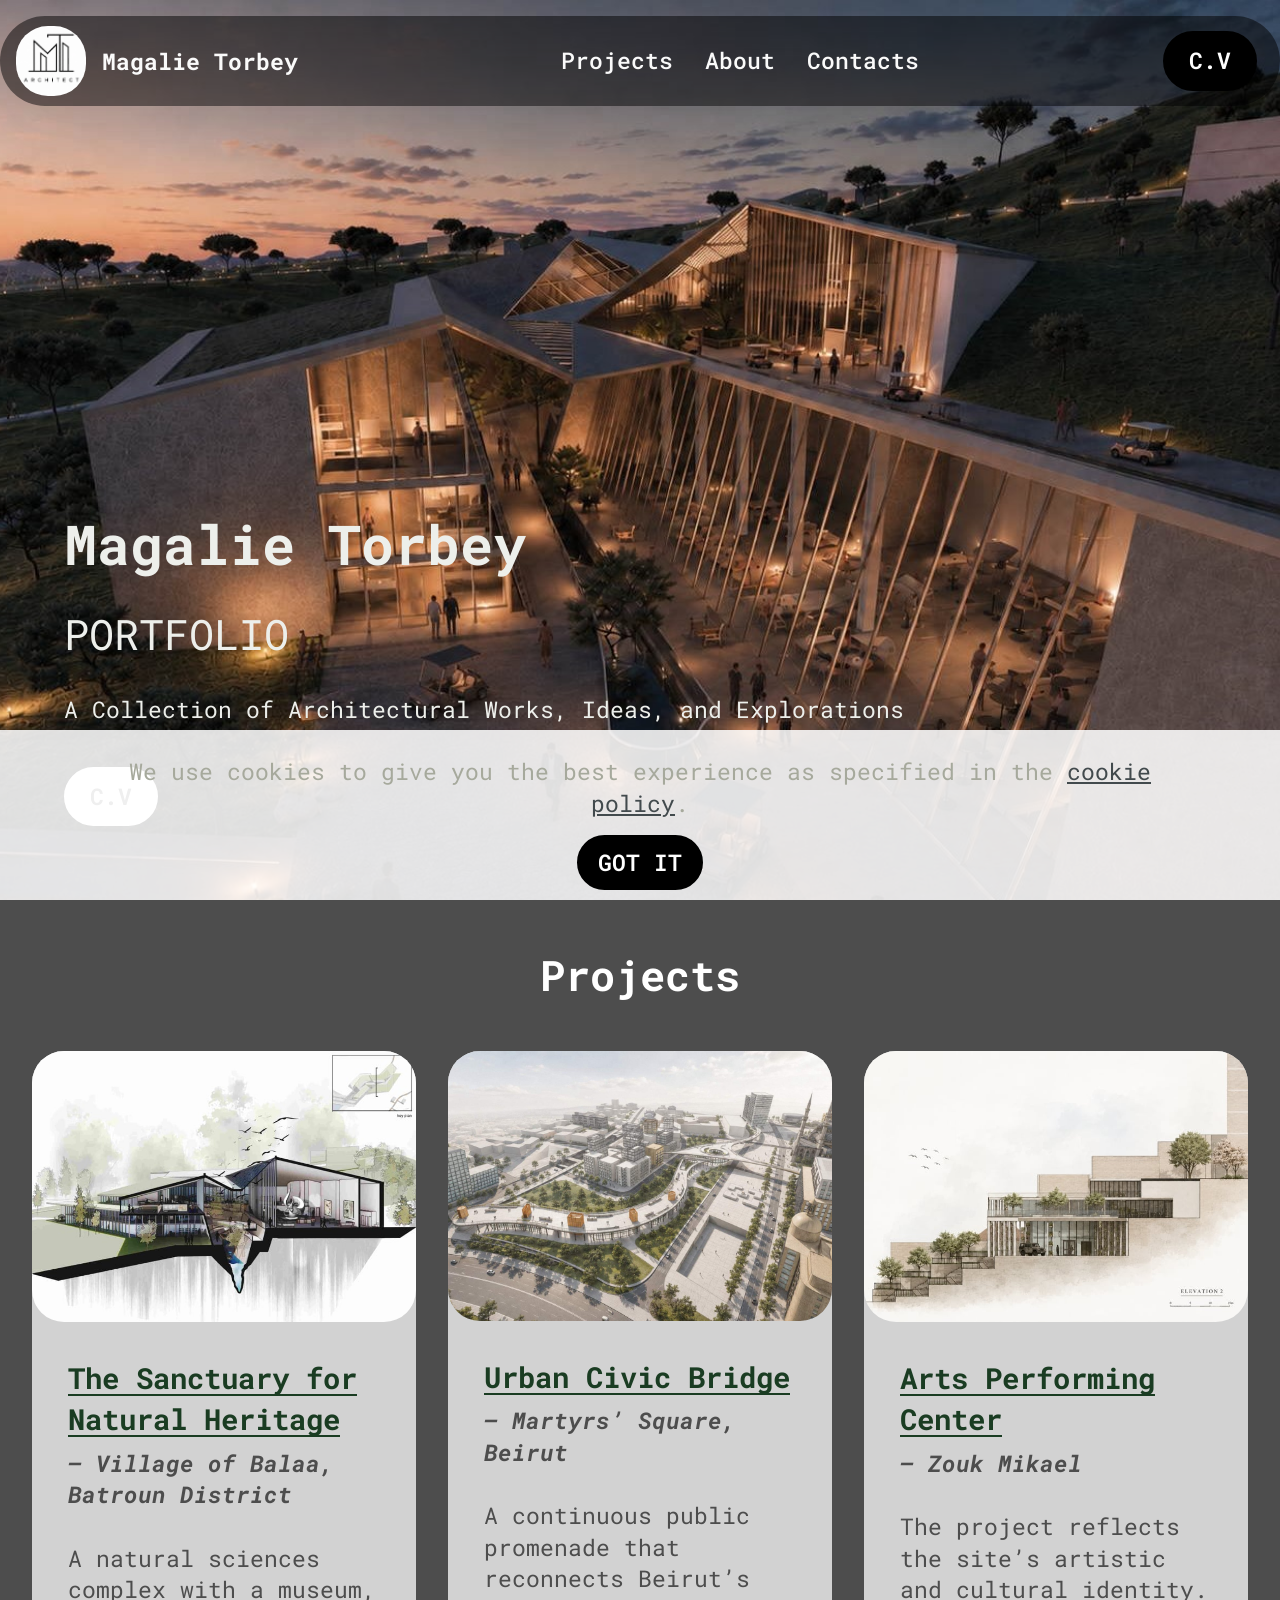
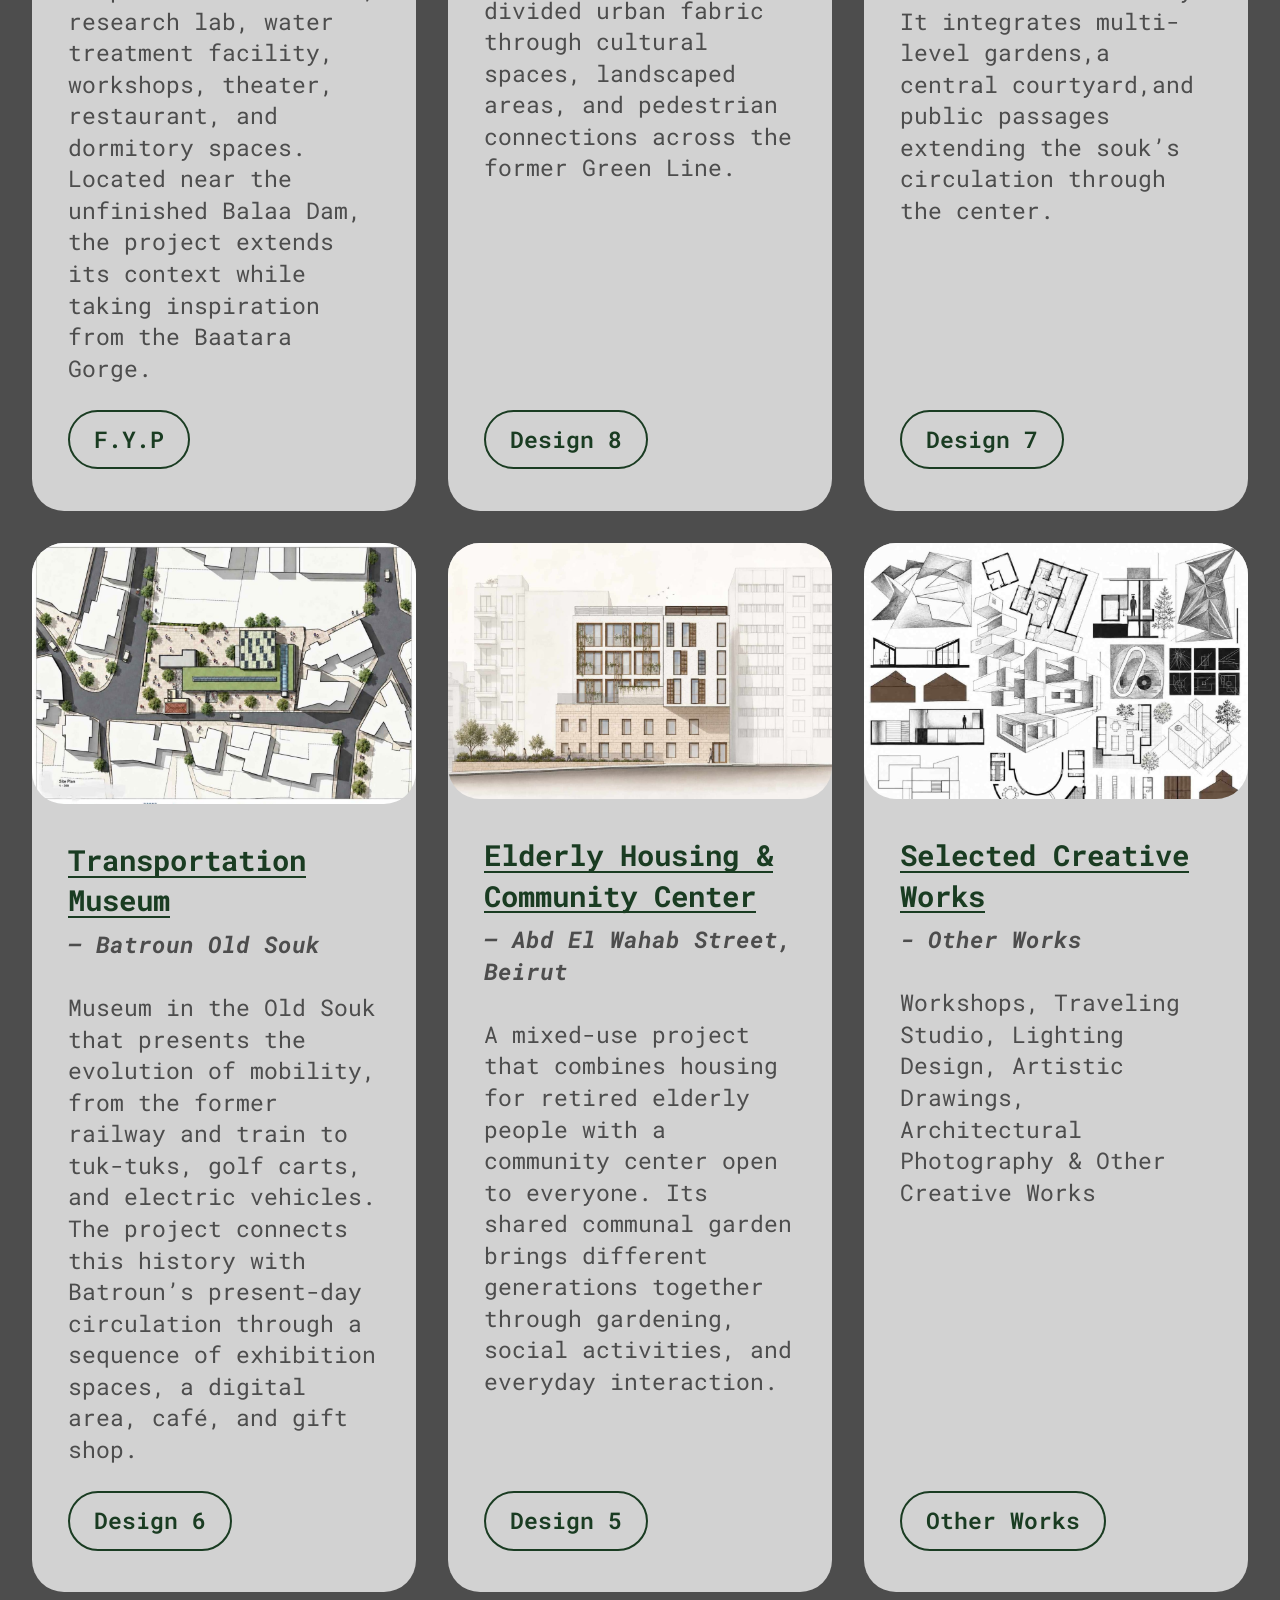
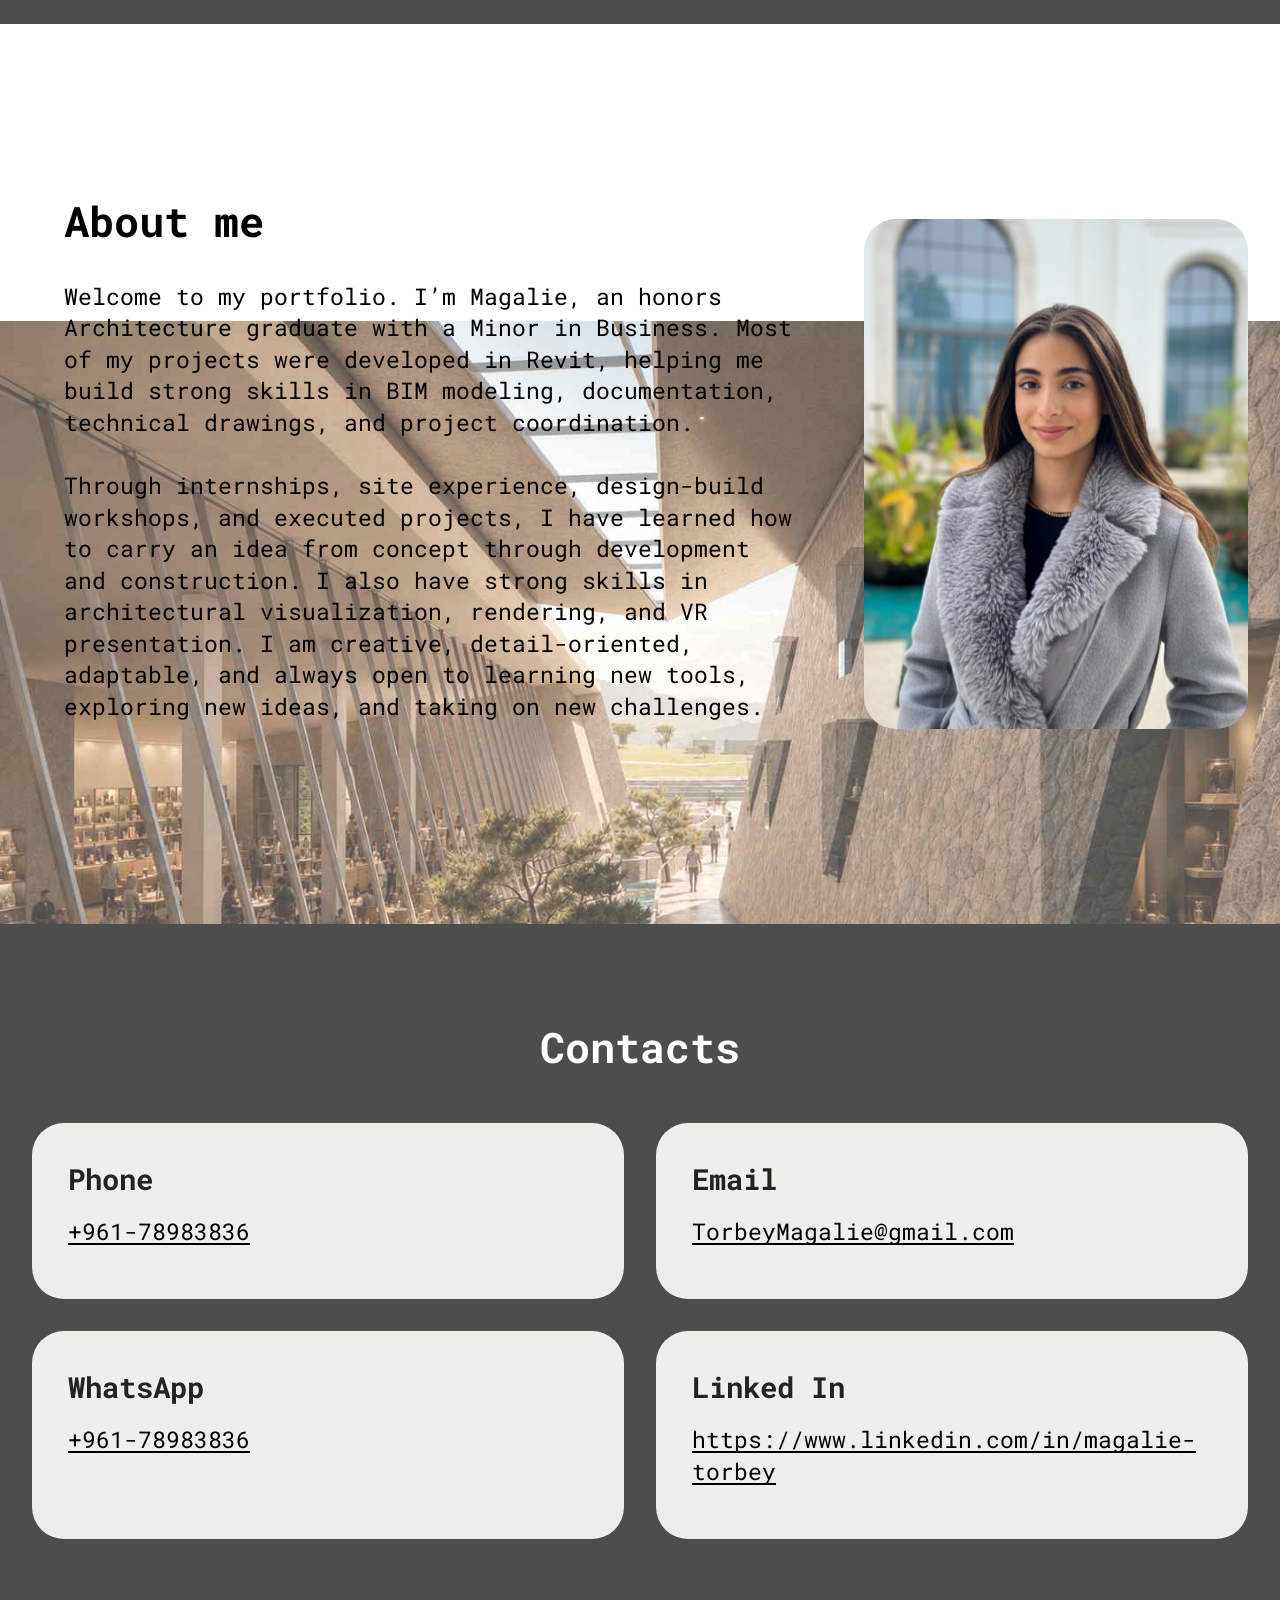
<file: index.html>
<!DOCTYPE html>
<html  >
<head>
  
  <meta charset="UTF-8">
  <meta http-equiv="X-UA-Compatible" content="IE=edge">
  
  <meta name="viewport" content="width=device-width, initial-scale=1, minimum-scale=1">
  <link rel="shortcut icon" href="assets/images/chatgpt-image-aug-3-2026-06-01-18-pm-2.png" type="image/x-icon">
  <meta name="description" content="">
  
  
  <title>Home</title>
  <link rel="stylesheet" href="assets/bootstrap/css/bootstrap.min.css">
  <link rel="stylesheet" href="assets/parallax/jarallax.css">
  <link rel="stylesheet" href="assets/web/assets/gdpr-plugin/gdpr-styles.css">
  <link rel="stylesheet" href="assets/animatecss/animate.css">
  <link rel="stylesheet" href="assets/dropdown/css/style.css">
  <link rel="stylesheet" href="assets/theme/css/style.css">
  <link rel="preload" href="https://fonts.googleapis.com/css?family=Roboto+Mono:100,200,300,400,500,600,700,100i,200i,300i,400i,500i,600i,700i&display=swap" as="style" onload="this.onload=null;this.rel='stylesheet'">
  <noscript><link rel="stylesheet" href="https://fonts.googleapis.com/css?family=Roboto+Mono:100,200,300,400,500,600,700,100i,200i,300i,400i,500i,600i,700i&display=swap"></noscript>
  <link rel="preload" as="style" href="assets/mobirise/css/mbr-additional.css?v=lC1IG3"><link rel="stylesheet" href="assets/mobirise/css/mbr-additional.css?v=lC1IG3" type="text/css">

  
  
  
</head>
<body>
  
  <section data-bs-version="5.1" class="menu menu5 cid-vmPvgNwhY3" once="menu" id="menu05-0">
	

	<nav class="navbar navbar-dropdown navbar-fixed-top navbar-expand-lg">
		<div class="container">
			<div class="navbar-brand">
				<span class="navbar-logo">
					<a href="index.html#header18-5">
						<img src="assets/images/chatgpt-image-aug-3-2026-06-01-18-pm-2.png" alt="" style="height: 4.4rem;">
					</a>
				</span>
				<span class="navbar-caption-wrap"><a class="navbar-caption text-white text-primary display-7" href="index.html#header18-5">Magalie Torbey</a></span>
			</div>
			<button class="navbar-toggler" type="button" data-toggle="collapse" data-bs-toggle="collapse" data-target="#navbarSupportedContent" data-bs-target="#navbarSupportedContent" aria-controls="navbarNavAltMarkup" aria-expanded="false" aria-label="Toggle navigation">
				<div class="hamburger">
					<span></span>
					<span></span>
					<span></span>
					<span></span>
				</div>
			</button>
			<div class="collapse navbar-collapse" id="navbarSupportedContent">
				<ul class="navbar-nav nav-dropdown" data-app-modern-menu="true"><li class="nav-item">
						<a class="nav-link link text-white text-primary display-7" href="index.html#features06-4v" aria-expanded="false">Projects</a>
					</li><li class="nav-item">
						<a class="nav-link link text-white text-primary display-7" href="index.html#article04-9">About</a>
					</li>
					
					<li class="nav-item">
						<a class="nav-link link text-white text-primary display-7" href="index.html#contacts01-6">Contacts</a>
					</li></ul>
				<div class="navbar-buttons mbr-section-btn"><a class="btn btn-primary display-7" href="assets/files/MagalieTorbey--CV.pdf">C.V</a></div>
			</div>
		</div>
	</nav>
</section>

<section data-bs-version="5.1" class="header18 cid-vqu4jclwiw mbr-fullscreen mbr-parallax-background" id="header18-5">
  

  
  <div class="container-fluid">
    <div class="row">
      <div class="content-wrap col-12 col-md-12">
        <h1 class="mbr-section-title mbr-fonts-style mbr-white mb-4 display-1">
          <strong><br>Magalie Torbey</strong></h1>
        <h2 class="mbr-section-subtitle mbr-fonts-style mbr-white mb-4 display-2">PORTFOLIO</h2>
        <p class="mbr-fonts-style mbr-text mbr-white mb-4 display-7">A Collection of Architectural Works, Ideas, and Explorations</p>
        <div class="mbr-section-btn"><a class="btn btn-danger display-7" href="assets/files/MagalieTorbey--CV.pdf">C.V</a></div>
      </div>
    </div>
  </div>
</section>

<section data-bs-version="5.1" class="features6 start cid-vvo9uD84e7" id="features06-4v">
	
	
	<div class="container-fluid">
		<div class="row justify-content-center">
			<div class="col-12 content-head">
				<div class="mbr-section-head mb-5">
					<h4 class="mbr-section-title mbr-fonts-style align-center mb-0 display-2">
						<strong>Projects</strong></h4>
					
					
				</div>
			</div>
		</div>
		<div class="row">
			<div class="item features-image col-12 col-md-6 col-lg-4 active">
				<div class="item-wrapper">
					<div class="item-img">
						<a href="page1.html"><img src="assets/images/w9-704x498.webp" alt="Mobirise Website Builder"></a>
					</div>
					<div class="item-content">
						<h5 class="item-title mbr-fonts-style display-5"><a href="page1.html" class="text-info"><strong>The Sanctuary for Natural Heritage</strong></a></h5>
						<p class="mbr-text mbr-fonts-style display-7"><strong><em>
							– Village of Balaa, Batroun District</em></strong><br><br>A natural sciences complex with a museum, research lab, water treatment facility, workshops, theater, restaurant, and dormitory spaces. Located near the unfinished Balaa Dam, the project extends its context while taking inspiration from the Baatara Gorge.
						</p>
						<div class="mbr-section-btn item-footer"><a href="page1.html" class="btn item-btn btn-info-outline display-7">F.Y.P</a></div>
					</div>
				</div>
			</div>
			<div class="item features-image col-12 col-md-6 col-lg-4">
				<div class="item-wrapper">
					<div class="item-img">
						<a href="page2.html"><img src="assets/images/w1202-1184x832.webp" alt="Mobirise Website Builder" data-slide-to="1" data-bs-slide-to="1"></a>
					</div>
					<div class="item-content">
						<h5 class="item-title mbr-fonts-style display-5"><strong><a href="page2.html" class="text-info"><b>Urban Civic Bridge</b></a></strong></h5>
						<p class="mbr-text mbr-fonts-style display-7"><strong><em>
							– Martyrs’ Square, Beirut</em></strong><br><br>A continuous public promenade that reconnects Beirut’s divided urban fabric through cultural spaces, landscaped areas, and pedestrian connections across the former Green Line.<br>
						</p>
						<div class="mbr-section-btn item-footer"><a href="page2.html" class="btn item-btn btn-info-outline display-7">Design 8</a></div>
					</div>
				</div>
			</div><div class="item features-image col-12 col-md-6 col-lg-4">
				<div class="item-wrapper">
					<div class="item-img">
						<a href="page3.html"><img src="assets/images/w101-704x498.webp" alt="Mobirise Website Builder" data-slide-to="2" data-bs-slide-to="2"></a>
					</div>
					<div class="item-content">
						<h5 class="item-title mbr-fonts-style display-5"><a href="page3.html" class="text-info"><strong>Arts Performing Center</strong></a></h5>
						<p class="mbr-text mbr-fonts-style display-7"><strong><em>
							– Zouk Mikael</em></strong><br><br>The project reflects the site’s artistic and cultural identity. It integrates multi-level gardens,a central courtyard,and public passages extending the souk’s circulation through the center.
						</p>
						<div class="mbr-section-btn item-footer"><a href="page3.html" class="btn item-btn btn-info-outline display-7">Design 7</a></div>
					</div>
				</div>
			</div>
			
		</div>
	</div>
</section>

<section data-bs-version="5.1" class="features6 start cid-vvoeCPJo86" id="features06-4x">
	
	
	<div class="container-fluid">
		<div class="row justify-content-center">
			<div class="col-12 content-head">
				
			</div>
		</div>
		<div class="row">
			<div class="item features-image col-12 col-md-6 col-lg-4 active">
				<div class="item-wrapper">
					<div class="item-img">
						<a href="page4.html"><img src="assets/images/w143-1-1184x858.webp" alt="Mobirise Website Builder"></a>
					</div>
					<div class="item-content">
						<h5 class="item-title mbr-fonts-style display-5"><a href="page4.html" class="text-info"><strong>Transportation Museum</strong></a></h5>
						<p class="mbr-text mbr-fonts-style display-7"><em><strong>– Batroun Old Souk</strong></em><br><br>Museum in the Old Souk that presents the evolution of mobility, from the former railway and train to tuk-tuks, golf carts, and electric vehicles. The project connects this history with Batroun’s present-day circulation through a sequence of exhibition spaces, a digital area, café, and gift shop.
						</p>
						<div class="mbr-section-btn item-footer"><a href="page4.html" class="btn item-btn btn-info-outline display-7">Design 6</a></div>
					</div>
				</div>
			</div>
			<div class="item features-image col-12 col-md-6 col-lg-4">
				<div class="item-wrapper">
					<div class="item-img">
						<a href="page5.html"><img src="assets/images/w4-1184x789.webp" alt="Mobirise Website Builder" data-slide-to="1" data-bs-slide-to="1"></a>
					</div>
					<div class="item-content">
						<h5 class="item-title mbr-fonts-style display-5"><a href="page5.html" class="text-info"><strong>Elderly Housing &amp; Community Center</strong></a></h5>
						<p class="mbr-text mbr-fonts-style display-7"><em><strong>– Abd El Wahab Street, Beirut</strong></em><br><br>A mixed-use project that combines housing for retired elderly people with a community center open to everyone. Its shared communal garden brings different generations together through gardening, social activities, and everyday interaction.<br>
						</p>
						<div class="mbr-section-btn item-footer"><a href="page5.html" class="btn item-btn btn-info-outline display-7">Design 5</a></div>
					</div>
				</div>
			</div><div class="item features-image col-12 col-md-6 col-lg-4">
				<div class="item-wrapper">
					<div class="item-img">
						<a href="page6.html"><img src="assets/images/w7-1184x789.webp" alt="Mobirise Website Builder" data-slide-to="2" data-bs-slide-to="2"></a>
					</div>
					<div class="item-content">
						<h5 class="item-title mbr-fonts-style display-5"><a href="page6.html" class="text-info"><strong>Selected Creative Works</strong></a></h5>
						<p class="mbr-text mbr-fonts-style display-7"><em><strong>- Other Works</strong></em><br><br>Workshops, Traveling Studio, Lighting Design, Artistic Drawings, Architectural Photography &amp; Other Creative Works
						</p>
						<div class="mbr-section-btn item-footer"><a href="page6.html" class="btn item-btn btn-info-outline display-7">Other Works</a></div>
					</div>
				</div>
			</div>
			
		</div>
	</div>
</section>

<section data-bs-version="5.1" class="start article4 cid-vqw3rqND5m mbr-fullscreen mbr-parallax-background" id="article04-9">
	

	
	<div class="mbr-overlay" style="opacity: 0.3; background-color: rgb(255, 255, 255);"></div>

	<div class="container">
		<div class="row justify-content-center">
			<div class="col-12 col-md-12 col-lg-4 image-wrapper">
				<img class="w-100" src="assets/images/me-5.webp" alt="Mobirise Website Builder">
			</div>
			<div class="col-12 col-md-12 col-lg">
				<div class="text-wrapper align-left">
					<h1 class="mbr-section-title mbr-fonts-style mb-4 display-2">
						<strong>About me</strong></h1>
					<p class="mbr-text mbr-fonts-style mb-4 display-7">Welcome to my portfolio. I’m Magalie, an honors Architecture graduate with a Minor in Business. Most of my projects were developed in Revit, helping me build strong skills in BIM modeling, documentation, technical drawings, and project coordination.<br><br>Through internships, site experience, design-build workshops, and executed projects, I have learned how to carry an idea from concept through development and construction. I also have strong skills in architectural visualization, rendering, and VR presentation. I am creative, detail-oriented, adaptable, and always open to learning new tools, exploring new ideas, and taking on new challenges.</p>
					
				</div>
			</div>
		</div>
	</div>
</section>

<section data-bs-version="5.1" class="contacts01 cid-vqvuqpweeD" id="contacts01-6">
    

    
    
    <div class="container">
        <div class="row justify-content-center">
            <div class="col-12 content-head">
                <div class="mbr-section-head mb-5">
                    <h3 class="mbr-section-title mbr-fonts-style align-center mb-0 display-2">
                        <strong>Contacts</strong>
                    </h3>
                    
                </div>
            </div>
        </div>
        <div class="row">
            <div class="item features-without-image col-12 col-md-6 active">
                <div class="item-wrapper">
                    <div class="text-wrapper">
                        <h6 class="card-title mbr-fonts-style mb-3 display-5">
                            <strong>Phone</strong>
                        </h6>
                        <p class="mbr-text mbr-fonts-style display-7"><a href="tel:+96178983836" class="text-primary">+961-78983836</a></p>
                    </div>
                </div>
            </div>
            <div class="item features-without-image col-12 col-md-6">
                <div class="item-wrapper">
                    <div class="text-wrapper">
                        <h6 class="card-title mbr-fonts-style mb-3 display-5">
                            <strong>Email</strong>
                        </h6>
                        <p class="mbr-text mbr-fonts-style display-7"><a href="mailto:torbeymagalie@gmail.com" class="text-primary">TorbeyMagalie@gmail.com</a></p>
                    </div>
                </div>
            </div>
            <div class="item features-without-image col-12 col-md-6">
                <div class="item-wrapper">
                    <div class="text-wrapper">
                        <h6 class="card-title mbr-fonts-style mb-3 display-5">
                            <strong>WhatsApp</strong></h6>
                        <p class="mbr-text mbr-fonts-style display-7">
                            <a href="https://wa.me/96178983836" class="text-primary">+961-78983836</a>
                        </p>
                    </div>
                </div>
            </div>
            <div class="item features-without-image col-12 col-md-6">
                <div class="item-wrapper">
                    <div class="text-wrapper">
                        <h6 class="card-title mbr-fonts-style mb-3 display-5">
                            <strong>Linked In&nbsp;</strong></h6>
                        <p class="mbr-text mbr-fonts-style display-7"><a href="https://www.linkedin.com/in/magalie-torbey" class="text-primary">https://www.linkedin.com/in/magalie-torbey</a></p>
                    </div>
                </div>
            </div>
        </div>
    </div>
</section><section><a href="https://mobiri.se"></a><a href="https://mobiri.se"></a></section><script src="assets/bootstrap/js/bootstrap.bundle.min.js"></script>  <script src="assets/parallax/jarallax.js"></script>  <script src="assets/web/assets/cookies-alert-plugin/cookies-alert-core.js"></script>  <script src="assets/web/assets/cookies-alert-plugin/cookies-alert-script.js"></script>  <script src="assets/smoothscroll/smooth-scroll.js"></script>  <script src="assets/ytplayer/index.js"></script>  <script src="assets/dropdown/js/navbar-dropdown.js"></script>  <script src="assets/theme/js/script.js"></script>  
  
  
<input name="cookieData" type="hidden" data-cookie-cookiesAlertType='1' data-cookie-customDialogSelector='null' data-cookie-colorText='#a6a99c' data-cookie-colorBg='rgb(255, 255, 255)' data-cookie-opacityOverlay='0' data-cookie-bgOpacity='87' data-cookie-textButton='GOT IT' data-cookie-rejectText='REJECT' data-cookie-colorButton='#000000' data-cookie-rejectColor='#ffffff' data-cookie-colorLink='#424a4d' data-cookie-underlineLink='true' data-cookie-text="We use cookies to give you the best experience as specified in the <a href='privacy.html'>cookie policy</a>.">
   <div id="scrollToTop" class="scrollToTop mbr-arrow-up"><a style="text-align: center;"><i class="mbr-arrow-up-icon mbr-arrow-up-icon-cm cm-icon cm-icon-smallarrow-up"></i></a></div>
    <input name="animation" type="hidden">
  </body>
</html>
</file>
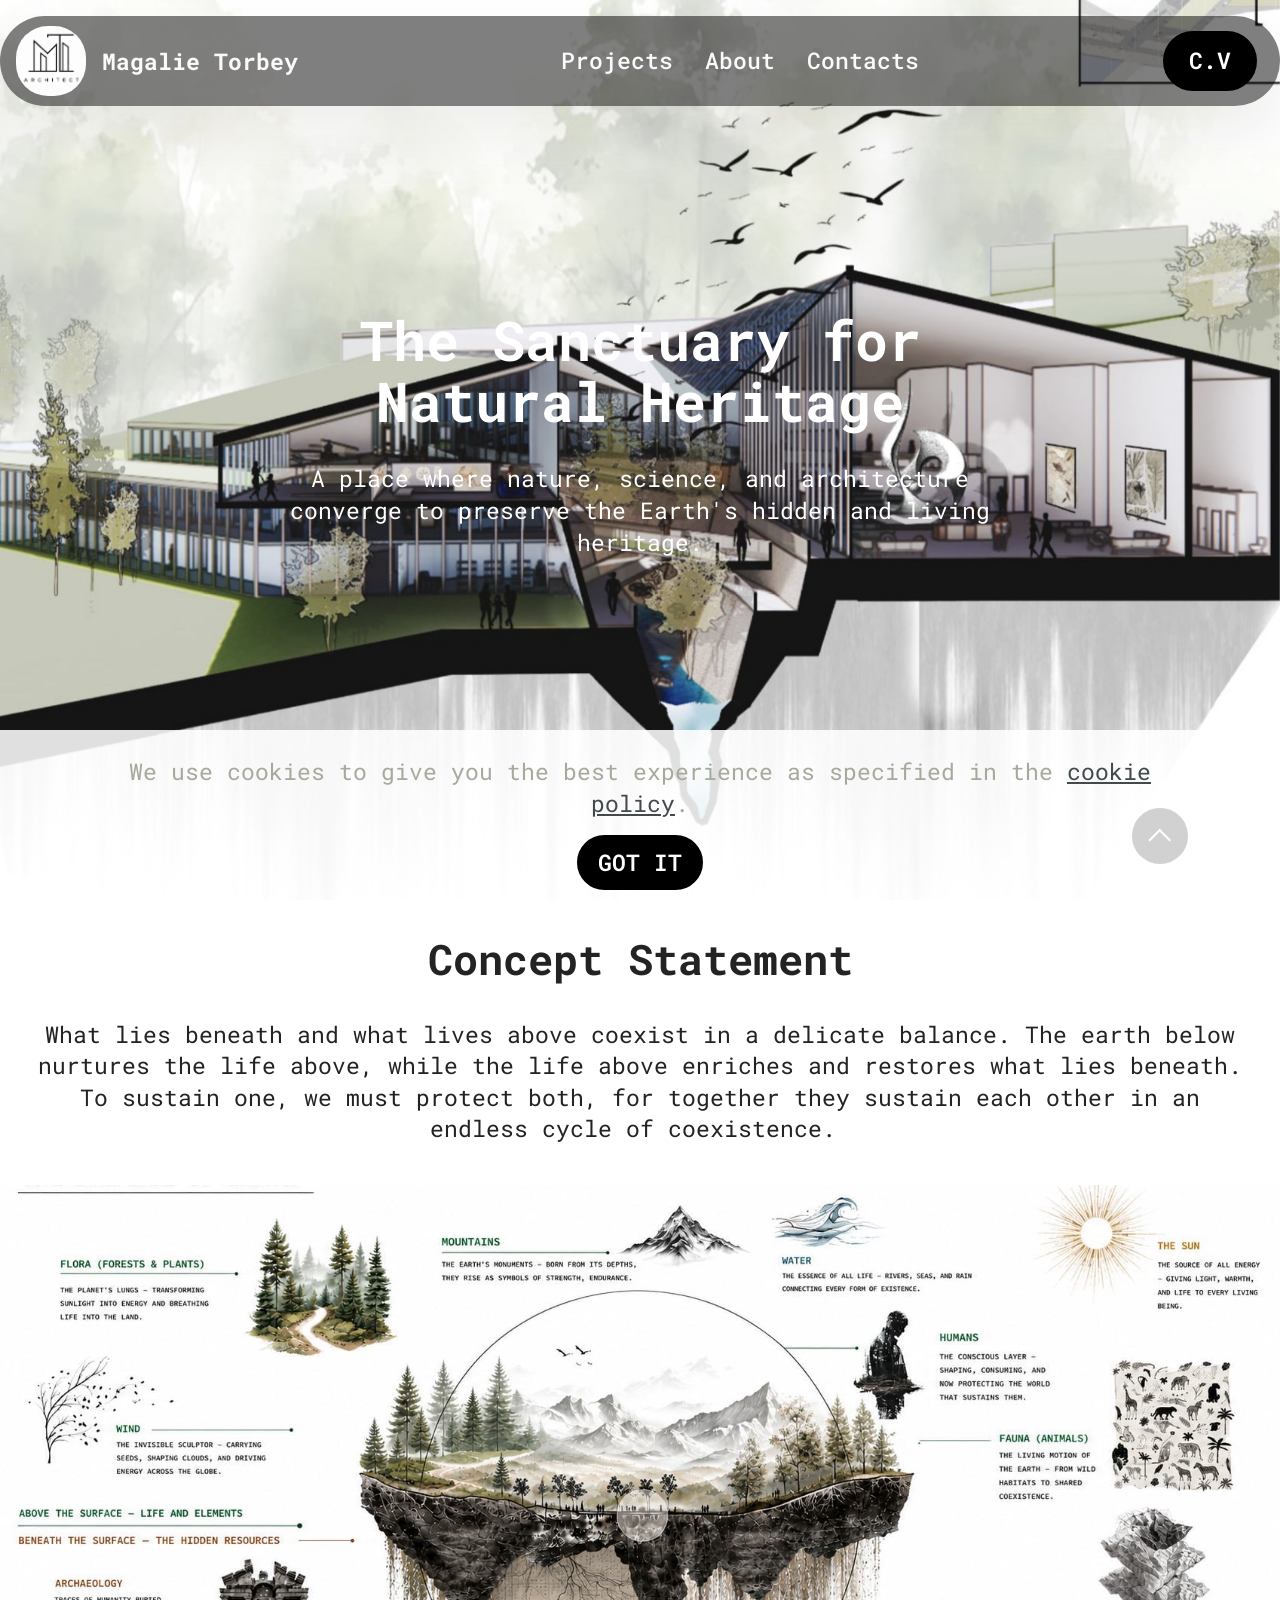
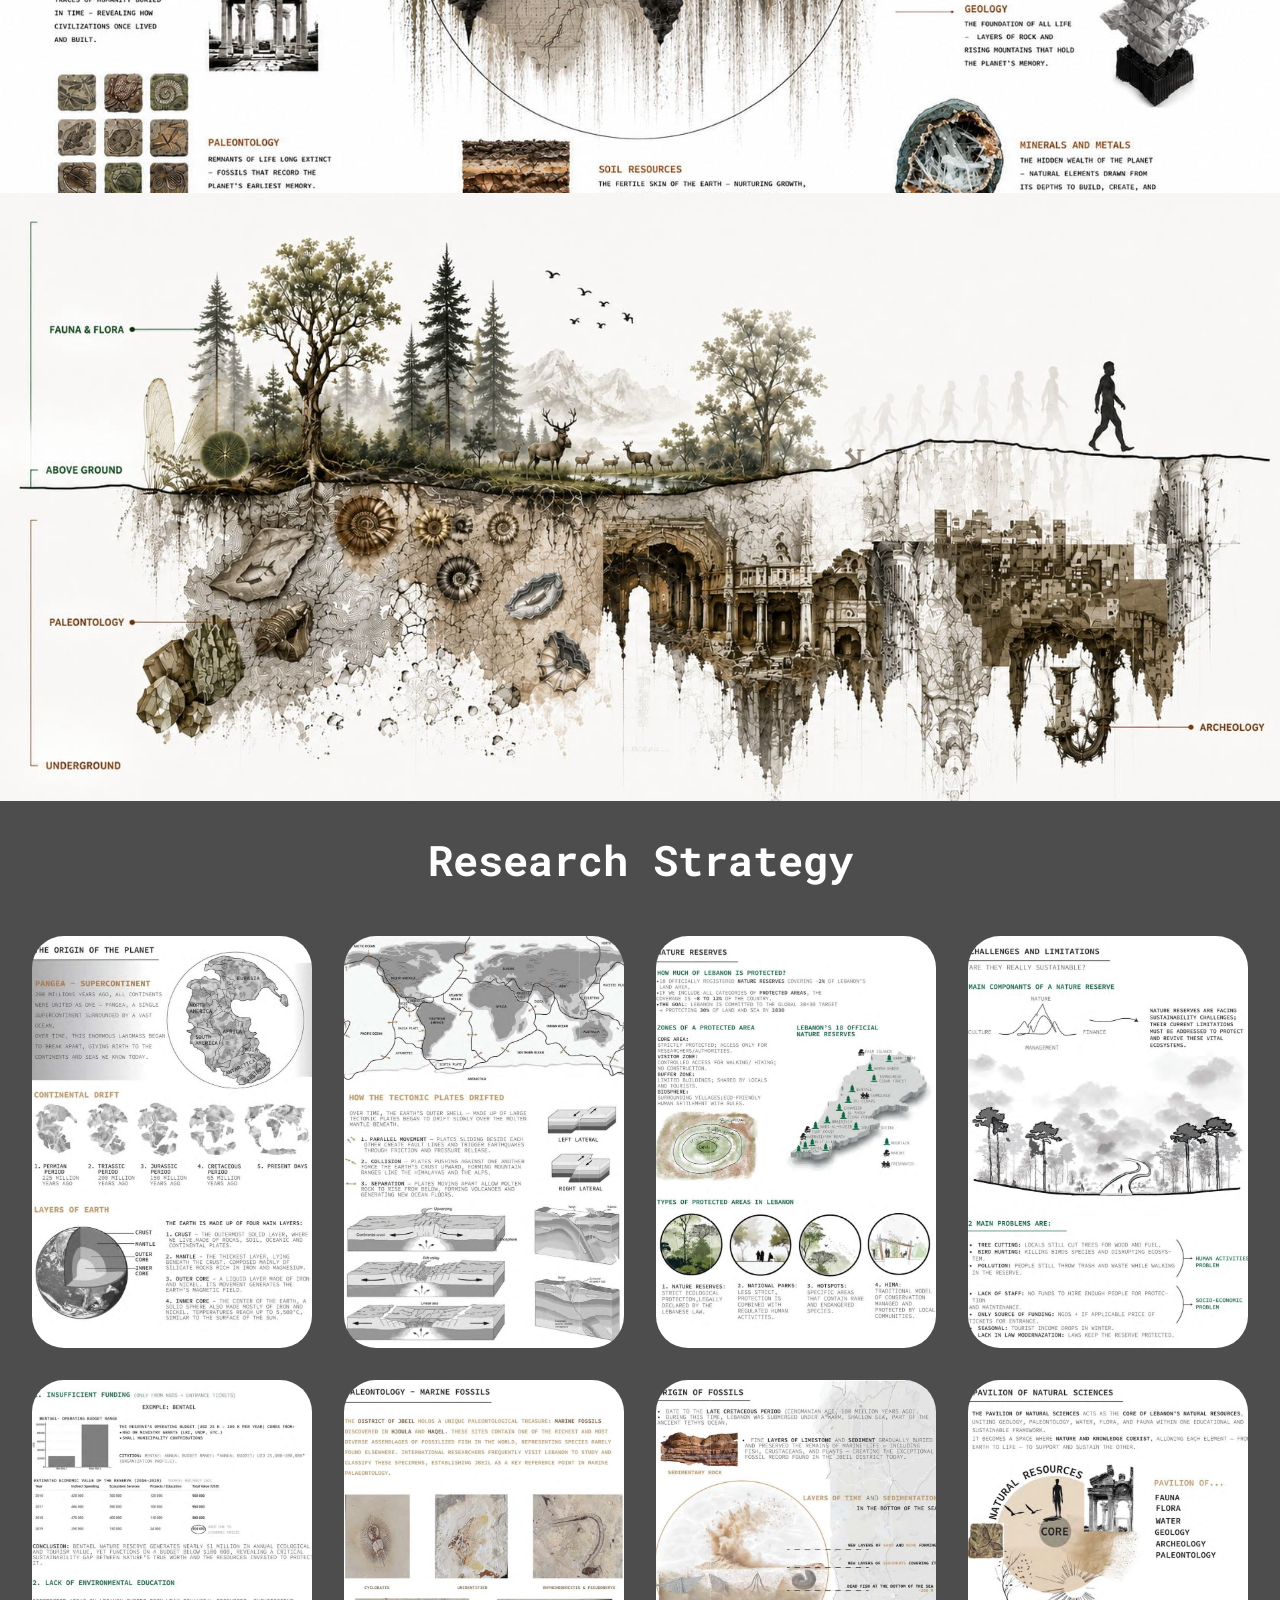
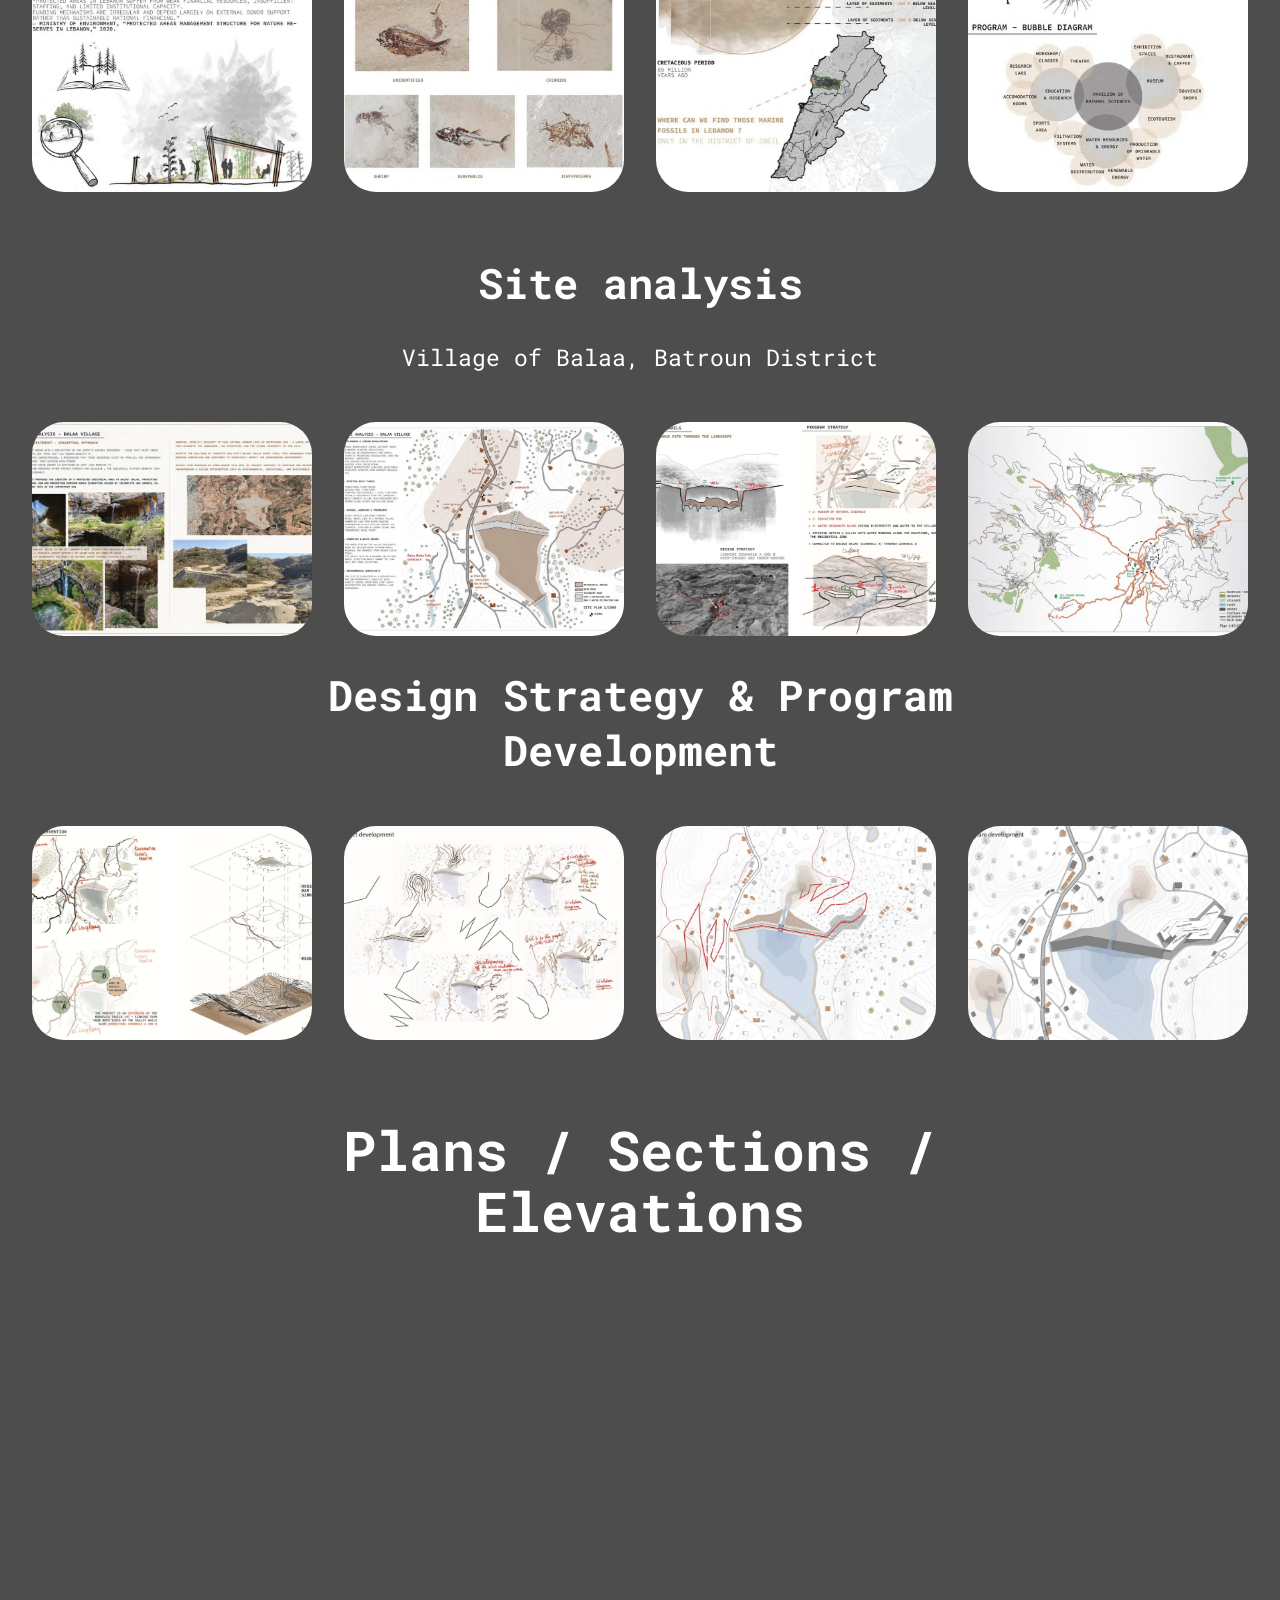
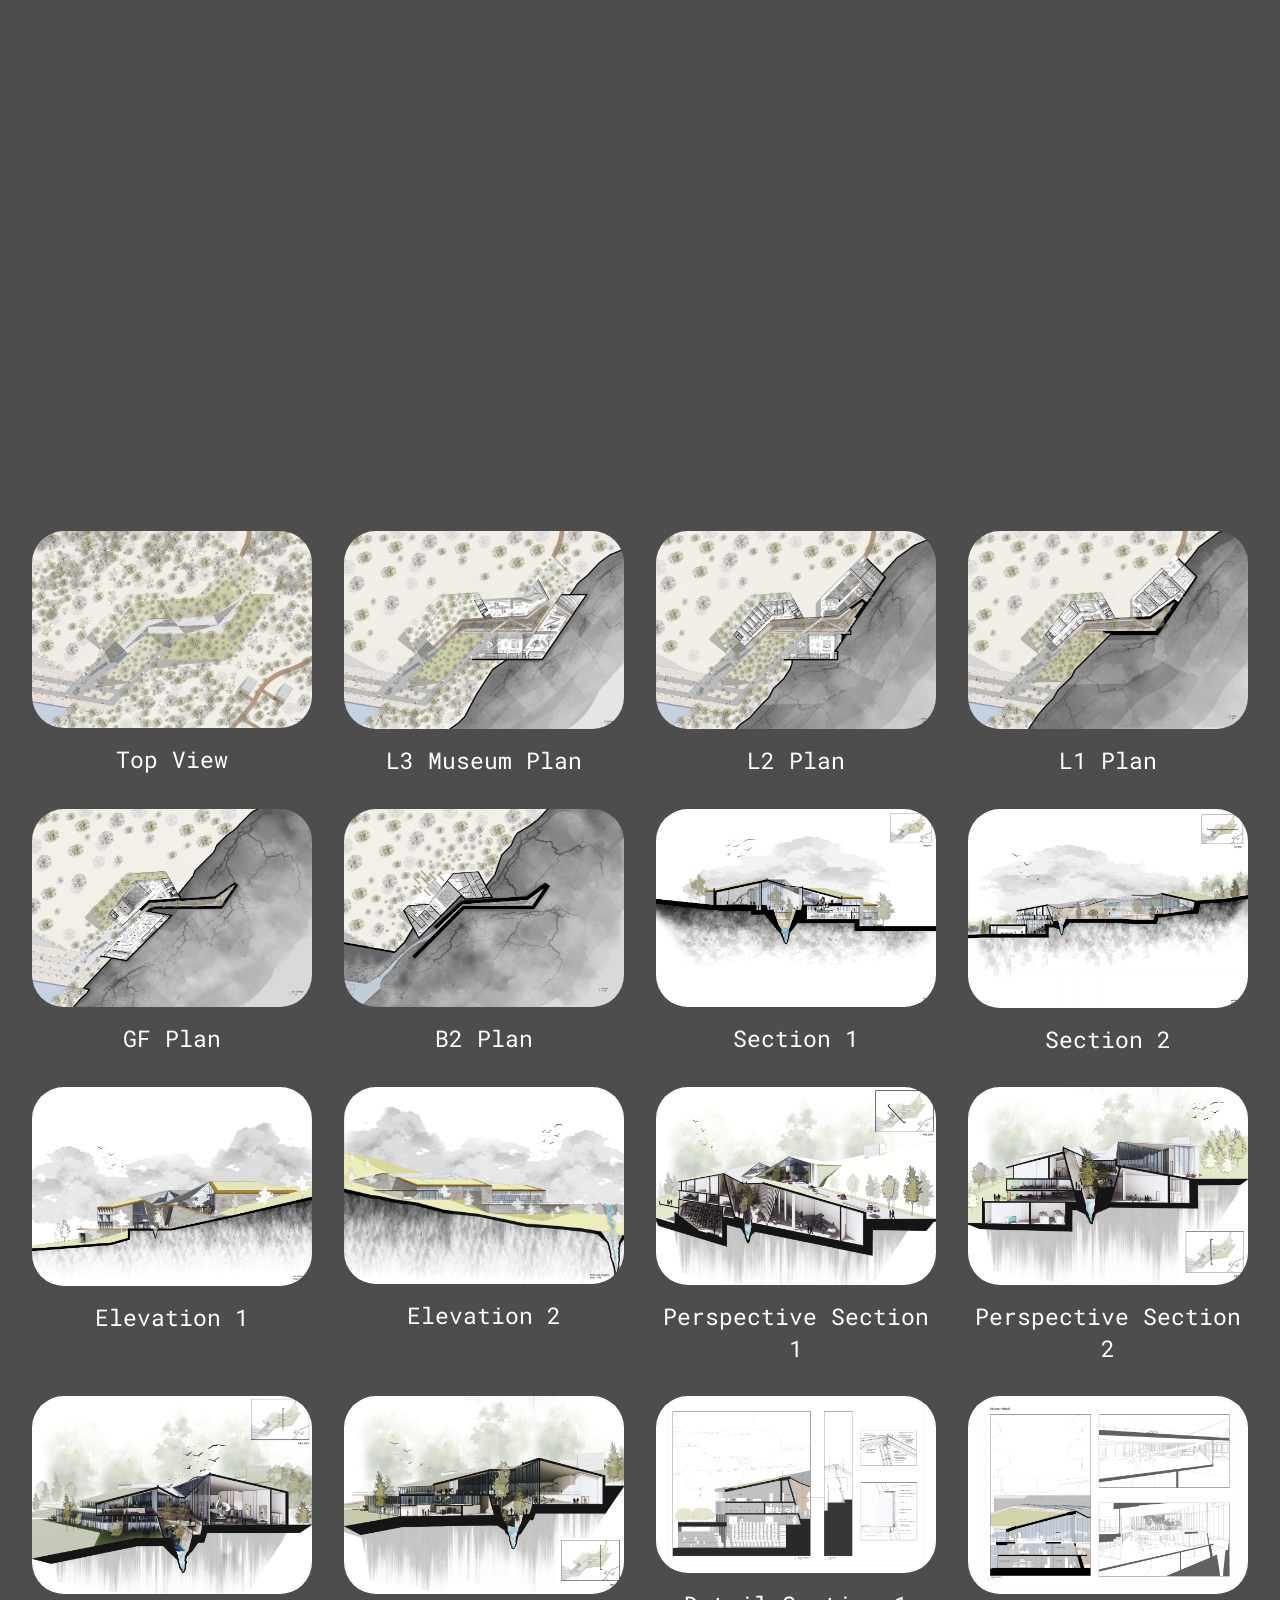
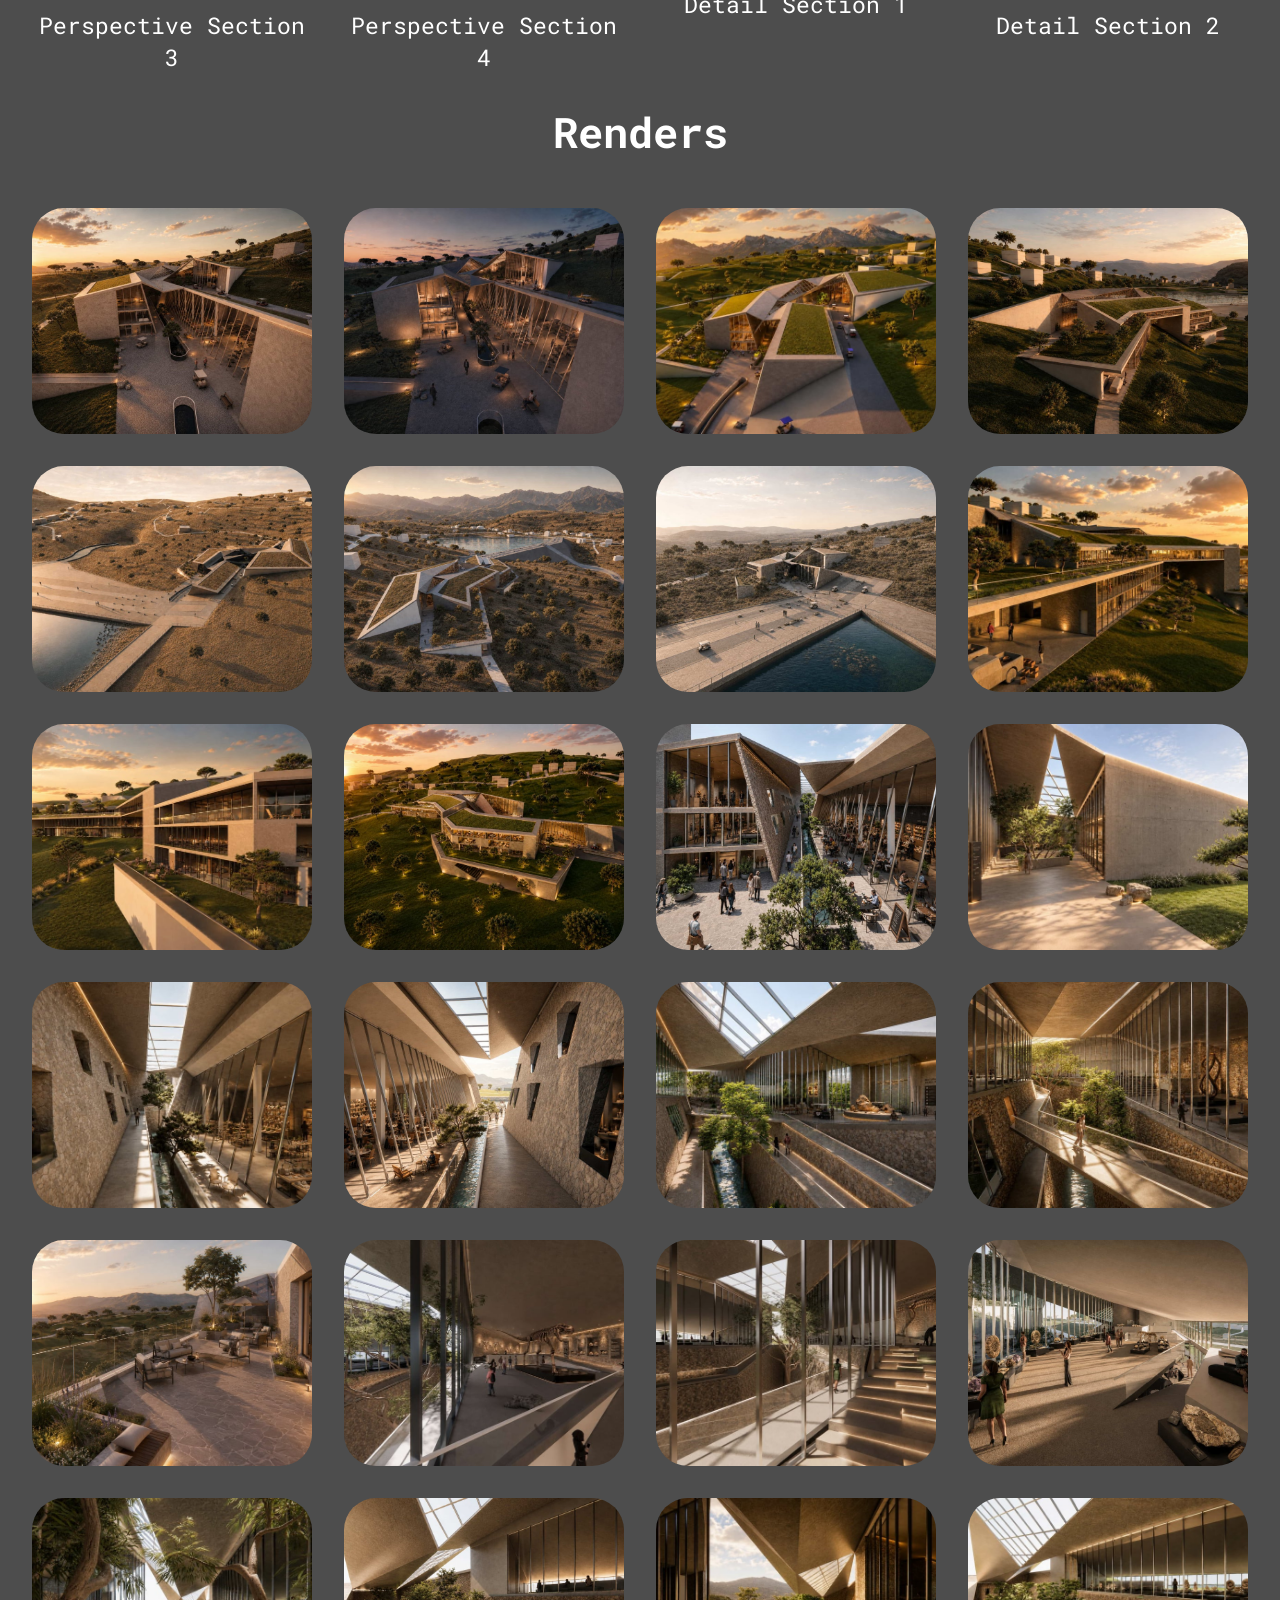
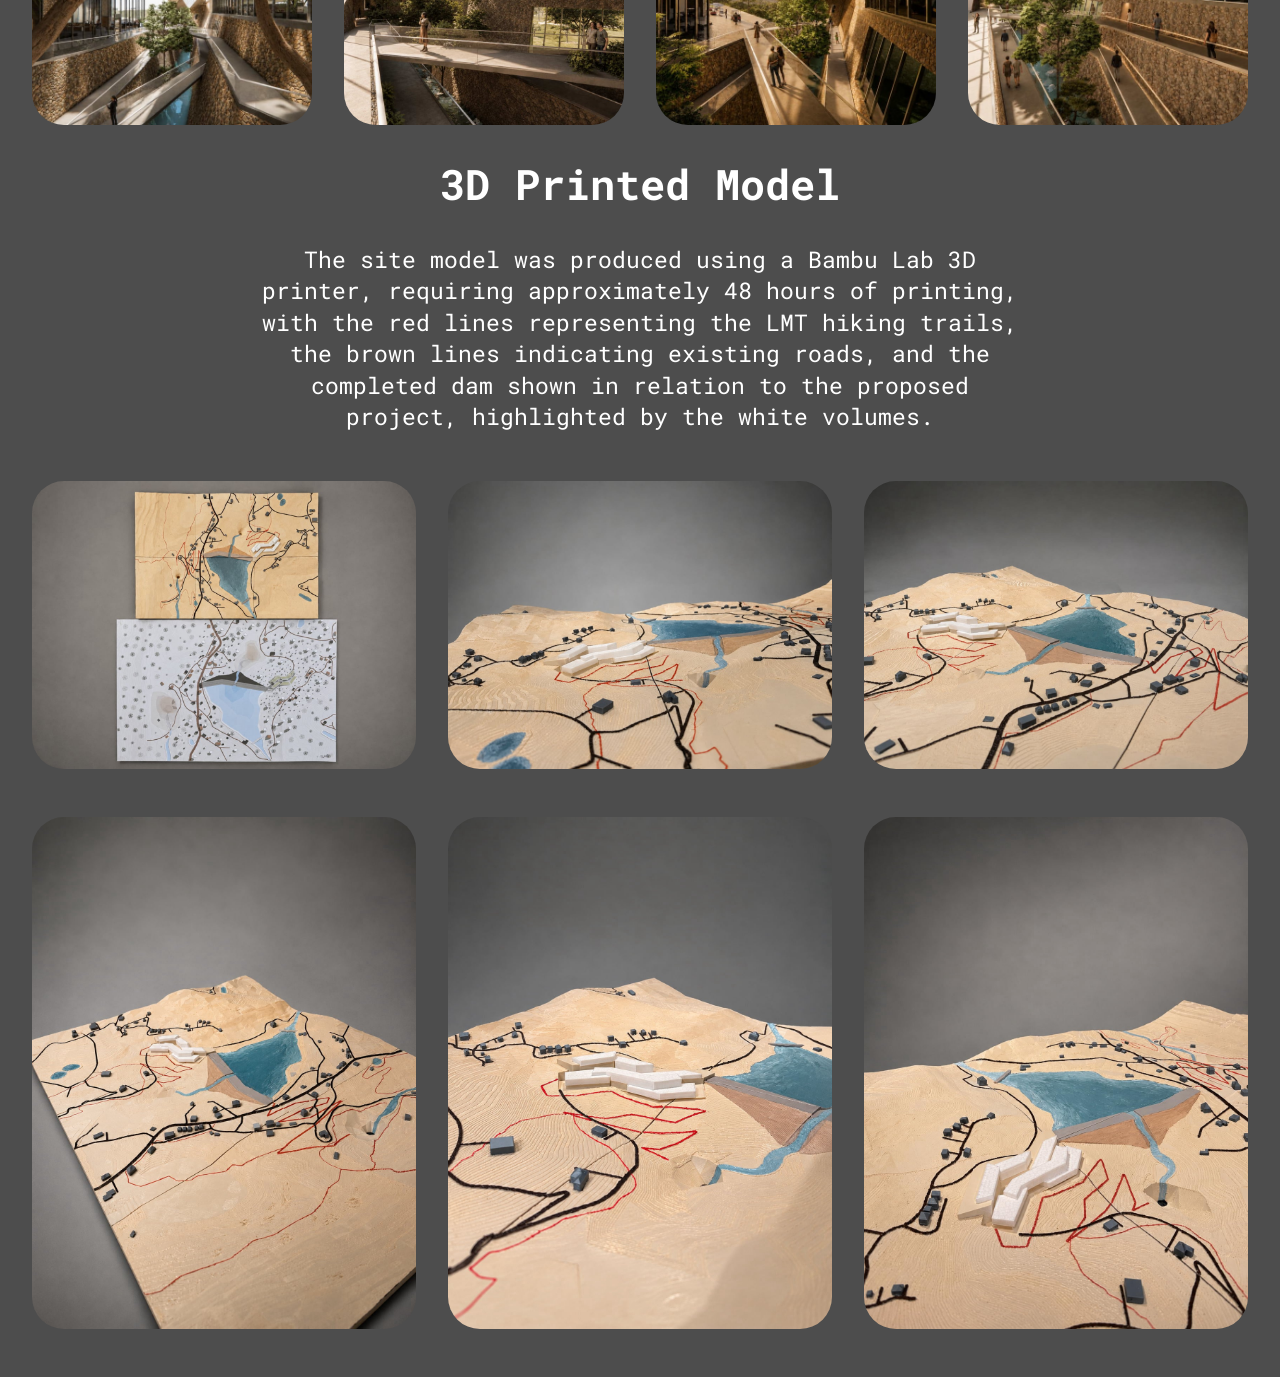
<file: page1.html>
<!DOCTYPE html>
<html  >
<head>
  
  <meta charset="UTF-8">
  <meta http-equiv="X-UA-Compatible" content="IE=edge">
  
  <meta name="viewport" content="width=device-width, initial-scale=1, minimum-scale=1">
  <link rel="shortcut icon" href="assets/images/chatgpt-image-aug-3-2026-06-01-18-pm-2.png" type="image/x-icon">
  <meta name="description" content="">
  
  
  <title>FYP</title>
  <link rel="stylesheet" href="assets/web/assets/mobirise-icons2/mobirise2.css">
  <link rel="stylesheet" href="assets/bootstrap/css/bootstrap.min.css">
  <link rel="stylesheet" href="assets/parallax/jarallax.css">
  <link rel="stylesheet" href="assets/web/assets/gdpr-plugin/gdpr-styles.css">
  <link rel="stylesheet" href="assets/animatecss/animate.css">
  <link rel="stylesheet" href="assets/dropdown/css/style.css">
  <link rel="stylesheet" href="assets/theme/css/style.css">
  <link rel="preload" href="https://fonts.googleapis.com/css?family=Roboto+Mono:100,200,300,400,500,600,700,100i,200i,300i,400i,500i,600i,700i&display=swap" as="style" onload="this.onload=null;this.rel='stylesheet'">
  <noscript><link rel="stylesheet" href="https://fonts.googleapis.com/css?family=Roboto+Mono:100,200,300,400,500,600,700,100i,200i,300i,400i,500i,600i,700i&display=swap"></noscript>
  <link rel="preload" as="style" href="assets/mobirise/css/mbr-additional.css?v=F3lqB6"><link rel="stylesheet" href="assets/mobirise/css/mbr-additional.css?v=F3lqB6" type="text/css">

  
  
  
</head>
<body>
  
  <section data-bs-version="5.1" class="menu menu5 cid-vmPvgNwhY3" once="menu" id="menu05-a">
	

	<nav class="navbar navbar-dropdown navbar-fixed-top navbar-expand-lg">
		<div class="container">
			<div class="navbar-brand">
				<span class="navbar-logo">
					<a href="index.html#header18-5">
						<img src="assets/images/chatgpt-image-aug-3-2026-06-01-18-pm-2.png" alt="" style="height: 4.4rem;">
					</a>
				</span>
				<span class="navbar-caption-wrap"><a class="navbar-caption text-white text-primary display-7" href="index.html#header18-5">Magalie Torbey</a></span>
			</div>
			<button class="navbar-toggler" type="button" data-toggle="collapse" data-bs-toggle="collapse" data-target="#navbarSupportedContent" data-bs-target="#navbarSupportedContent" aria-controls="navbarNavAltMarkup" aria-expanded="false" aria-label="Toggle navigation">
				<div class="hamburger">
					<span></span>
					<span></span>
					<span></span>
					<span></span>
				</div>
			</button>
			<div class="collapse navbar-collapse" id="navbarSupportedContent">
				<ul class="navbar-nav nav-dropdown" data-app-modern-menu="true"><li class="nav-item">
						<a class="nav-link link text-white text-primary display-7" href="index.html#features06-4v" aria-expanded="false">Projects</a>
					</li><li class="nav-item">
						<a class="nav-link link text-white text-primary display-7" href="index.html#article04-9">About</a>
					</li>
					
					<li class="nav-item">
						<a class="nav-link link text-white text-primary display-7" href="index.html#contacts01-6">Contacts</a>
					</li></ul>
				<div class="navbar-buttons mbr-section-btn"><a class="btn btn-primary display-7" href="assets/files/MagalieTorbey--CV.pdf">C.V</a></div>
			</div>
		</div>
	</nav>
</section>

<section data-bs-version="5.1" class="header12 cid-vrljN6nSop mbr-fullscreen mbr-parallax-background" id="header12-c">
  
  

  <div class="text-center container">
    
    <div class="row justify-content-center">
      <div class="col-md-12 content-head">
        <h1 class="mbr-section-title mbr-fonts-style mb-4 display-1"><strong>The Sanctuary for Natural Heritage</strong></h1>
        <p class="mbr-text mbr-fonts-style mb-4 display-7">A place where nature, science, and architecture converge to preserve the Earth's hidden and living heritage.
        </p>
        
      </div>
    </div>
  </div>
</section>

<section data-bs-version="5.1" class="article11 cid-vrs1C2ePsu" id="article11-k">
    

    
    
    <div class="container">
        <div class="row justify-content-center">
            <div class="title col-md-12 col-lg-12">
                <h3 class="mbr-section-title mbr-fonts-style align-center mt-0 mb-0 display-2"><strong>Concept Statement</strong></h3>
                <h4 class="mbr-section-subtitle align-center mbr-fonts-style mt-4 display-7">What lies beneath and what lives above coexist in a delicate balance. The earth below nurtures the life above, while the life above enriches and restores what lies beneath. To sustain one, we must protect both, for together they sustain each other in an endless cycle of coexistence.&nbsp;</h4>
                
            </div>
        </div>
    </div>
</section>

<section data-bs-version="5.1" class="header16 cid-vrrRkzgsx4" id="header17-j">
  
  
  <div class="container">
    <div class="row">
      <div class="content-wrap col-12 col-md-12">
        
        
        
        
      </div>
    </div>
  </div>
</section>

<section data-bs-version="5.1" class="header16 cid-vrvm6sCpxE" id="header17-l">
  
  
  <div class="container">
    <div class="row">
      <div class="content-wrap col-12 col-md-12">
        
        
        
        
      </div>
    </div>
  </div>
</section>

<section data-bs-version="5.1" class="gallery1 mbr-gallery cid-vrqzPAL08N" id="gallery01-e">
    
    

    <div class="container-fluid">
        <div class="row justify-content-center">
            <div class="col-12 content-head">
                <div class="mb-5">
                    <h3 class="mbr-section-title mbr-fonts-style align-center m-0 display-2"><strong>Research Strategy</strong></h3>
                    
                </div>
            </div>
        </div>
        
        <div class="row mbr-gallery">
            <div class="col-12 col-md-6 col-lg-3 item gallery-image">
                <div class="item-wrapper mb-3" data-toggle="modal" data-bs-toggle="modal" data-target="#vvvr1RBBee-modal" data-bs-target="#vvvr1RBBee-modal">
                    <img class="w-100" src="assets/images/w12-872x1233.webp" alt="Mobirise Website Builder" data-slide-to="0" data-bs-slide-to="0" data-target="#lb-vvvr1RBBee" data-bs-target="#lb-vvvr1RBBee">
                    <div class="icon-wrapper">
                        <span class="mobi-mbri mobi-mbri-search mbr-iconfont mbr-iconfont-btn"></span>
                    </div>
                </div>
                
            </div>
            <div class="col-12 col-md-6 col-lg-3 item gallery-image">
                <div class="item-wrapper mb-3" data-toggle="modal" data-bs-toggle="modal" data-target="#vvvr1RBBee-modal" data-bs-target="#vvvr1RBBee-modal">
                    <img class="w-100" src="assets/images/w13-872x1233.webp" alt="Mobirise Website Builder" data-slide-to="1" data-bs-slide-to="1" data-target="#lb-vvvr1RBBee" data-bs-target="#lb-vvvr1RBBee">
                    <div class="icon-wrapper">
                        <span class="mobi-mbri mobi-mbri-search mbr-iconfont mbr-iconfont-btn"></span>
                    </div>
                </div>
                
            </div>
            <div class="col-12 col-md-6 col-lg-3 item gallery-image">
                <div class="item-wrapper mb-3" data-toggle="modal" data-bs-toggle="modal" data-target="#vvvr1RBBee-modal" data-bs-target="#vvvr1RBBee-modal">
                    <img class="w-100" src="assets/images/w14-872x1233.webp" alt="Mobirise Website Builder" data-slide-to="2" data-bs-slide-to="2" data-target="#lb-vvvr1RBBee" data-bs-target="#lb-vvvr1RBBee">
                    <div class="icon-wrapper">
                        <span class="mobi-mbri mobi-mbri-search mbr-iconfont mbr-iconfont-btn"></span>
                    </div>
                </div>
                
            </div>
            <div class="col-12 col-md-6 col-lg-3 item gallery-image">
                <div class="item-wrapper mb-3" data-toggle="modal" data-bs-toggle="modal" data-target="#vvvr1RBBee-modal" data-bs-target="#vvvr1RBBee-modal">
                    <img class="w-100" src="assets/images/w15-872x1233.webp" alt="Mobirise Website Builder" data-slide-to="3" data-bs-slide-to="3" data-target="#lb-vvvr1RBBee" data-bs-target="#lb-vvvr1RBBee">
                    <div class="icon-wrapper">
                        <span class="mobi-mbri mobi-mbri-search mbr-iconfont mbr-iconfont-btn"></span>
                    </div>
                </div>
                
            </div>
            <div class="col-12 col-md-6 col-lg-3 item gallery-image">
                <div class="item-wrapper mb-3" data-toggle="modal" data-bs-toggle="modal" data-target="#vvvr1RBBee-modal" data-bs-target="#vvvr1RBBee-modal">
                    <img class="w-100" src="assets/images/w16-872x1233.webp" alt="Mobirise Website Builder" data-slide-to="4" data-bs-slide-to="4" data-target="#lb-vvvr1RBBee" data-bs-target="#lb-vvvr1RBBee">
                    <div class="icon-wrapper">
                        <span class="mobi-mbri mobi-mbri-search mbr-iconfont mbr-iconfont-btn"></span>
                    </div>
                </div>
                
            </div>
            <div class="col-12 col-md-6 col-lg-3 item gallery-image">
                <div class="item-wrapper mb-3" data-toggle="modal" data-bs-toggle="modal" data-target="#vvvr1RBBee-modal" data-bs-target="#vvvr1RBBee-modal">
                    <img class="w-100" src="assets/images/w17-872x1233.webp" alt="Mobirise Website Builder" data-slide-to="5" data-bs-slide-to="5" data-target="#lb-vvvr1RBBee" data-bs-target="#lb-vvvr1RBBee">
                    <div class="icon-wrapper">
                        <span class="mobi-mbri mobi-mbri-search mbr-iconfont mbr-iconfont-btn"></span>
                    </div>
                </div>
                
            </div>
            <div class="col-12 col-md-6 col-lg-3 item gallery-image">
                <div class="item-wrapper mb-3" data-toggle="modal" data-bs-toggle="modal" data-target="#vvvr1RBBee-modal" data-bs-target="#vvvr1RBBee-modal">
                    <img class="w-100" src="assets/images/w18-compressed-872x1233.webp" alt="Mobirise Website Builder" data-slide-to="6" data-bs-slide-to="6" data-target="#lb-vvvr1RBBee" data-bs-target="#lb-vvvr1RBBee">
                    <div class="icon-wrapper">
                        <span class="mobi-mbri mobi-mbri-search mbr-iconfont mbr-iconfont-btn"></span>
                    </div>
                </div>
                
            </div>
            <div class="col-12 col-md-6 col-lg-3 item gallery-image">
                <div class="item-wrapper mb-3" data-toggle="modal" data-bs-toggle="modal" data-target="#vvvr1RBBee-modal" data-bs-target="#vvvr1RBBee-modal">
                    <img class="w-100" src="assets/images/w19-872x1233.webp" alt="Mobirise Website Builder" data-slide-to="7" data-bs-slide-to="7" data-target="#lb-vvvr1RBBee" data-bs-target="#lb-vvvr1RBBee">
                    <div class="icon-wrapper">
                        <span class="mobi-mbri mobi-mbri-search mbr-iconfont mbr-iconfont-btn"></span>
                    </div>
                </div>
                
            </div>
        </div>

        <div class="modal mbr-slider" tabindex="-1" role="dialog" aria-hidden="true" id="vvvr1RBBee-modal">
            <div class="modal-dialog" role="document">
                <div class="modal-content">
                    <div class="modal-body">
                        <div class="carousel slide" data-pause="false" data-bs-pause="false" id="lb-vvvr1RBBee" data-interval="5000" data-bs-interval="5000">
                            <div class="carousel-inner">
                                <div class="carousel-item active">
                                    <img class="d-block w-100" src="assets/images/w12-872x1233.webp" alt="Mobirise Website Builder">
                                </div>
                                <div class="carousel-item">
                                    <img class="d-block w-100" src="assets/images/w13-872x1233.webp" alt="Mobirise Website Builder">
                                </div>
                                <div class="carousel-item">
                                    <img class="d-block w-100" src="assets/images/w14-872x1233.webp" alt="Mobirise Website Builder">
                                </div>
                                <div class="carousel-item">
                                    <img class="d-block w-100" src="assets/images/w15-872x1233.webp" alt="Mobirise Website Builder">
                                </div>
                                <div class="carousel-item">
                                    <img class="d-block w-100" src="assets/images/w16-872x1233.webp" alt="Mobirise Website Builder">
                                </div>
                                <div class="carousel-item">
                                    <img class="d-block w-100" src="assets/images/w17-872x1233.webp" alt="Mobirise Website Builder">
                                </div>
                                <div class="carousel-item">
                                    <img class="d-block w-100" src="assets/images/w18-compressed-872x1233.webp" alt="Mobirise Website Builder">
                                </div>
                                <div class="carousel-item">
                                    <img class="d-block w-100" src="assets/images/w19-872x1233.webp" alt="Mobirise Website Builder">
                                </div>
                            </div>
                            <ol class="carousel-indicators">
                                <li data-slide-to="0" data-bs-slide-to="0" class="active" data-target="#lb-vvvr1RBBee" data-bs-target="#lb-vvvr1RBBee"></li>
                                <li data-slide-to="1" data-bs-slide-to="1" data-target="#lb-vvvr1RBBee" data-bs-target="#lb-vvvr1RBBee"></li>
                                <li data-slide-to="2" data-bs-slide-to="2" data-target="#lb-vvvr1RBBee" data-bs-target="#lb-vvvr1RBBee"></li>
                                <li data-slide-to="3" data-bs-slide-to="3" data-target="#lb-vvvr1RBBee" data-bs-target="#lb-vvvr1RBBee"></li>
                                <li data-slide-to="4" data-bs-slide-to="4" data-target="#lb-vvvr1RBBee" data-bs-target="#lb-vvvr1RBBee"></li>
                                <li data-slide-to="5" data-bs-slide-to="5" data-target="#lb-vvvr1RBBee" data-bs-target="#lb-vvvr1RBBee"></li>
                                <li data-slide-to="6" data-bs-slide-to="6" data-target="#lb-vvvr1RBBee" data-bs-target="#lb-vvvr1RBBee"></li>
                                <li data-slide-to="7" data-bs-slide-to="7" data-target="#lb-vvvr1RBBee" data-bs-target="#lb-vvvr1RBBee"></li>
                            </ol>
                            <a role="button" href="" class="close" data-dismiss="modal" data-bs-dismiss="modal" aria-label="Close">
                            </a>
                            <a class="carousel-control-prev carousel-control" role="button" data-slide="prev" data-bs-slide="prev" href="#lb-vvvr1RBBee">
                                <span class="mobi-mbri mobi-mbri-arrow-prev" aria-hidden="true"></span>
                                <span class="sr-only visually-hidden">Previous</span>
                            </a>
                            <a class="carousel-control-next carousel-control" role="button" data-slide="next" data-bs-slide="next" href="#lb-vvvr1RBBee">
                                <span class="mobi-mbri mobi-mbri-arrow-next" aria-hidden="true"></span>
                                <span class="sr-only visually-hidden">Next</span>
                            </a>
                        </div>
                    </div>
                </div>
            </div>
        </div>
    </div>
</section>

<section data-bs-version="5.1" class="gallery1 mbr-gallery cid-vrqDgZXVB0" id="gallery01-g">
    
    

    <div class="container-fluid">
        <div class="row justify-content-center">
            <div class="col-12 content-head">
                <div class="mb-5">
                    <h3 class="mbr-section-title mbr-fonts-style align-center m-0 display-2"><strong>Site analysis</strong></h3>
                    <h4 class="mbr-section-subtitle mbr-fonts-style align-center mb-0 mt-4 display-7">Village of Balaa, Batroun District</h4>
                </div>
            </div>
        </div>
        
        <div class="row mbr-gallery">
            <div class="col-12 col-md-6 col-lg-3 item gallery-image">
                <div class="item-wrapper mb-3" data-toggle="modal" data-bs-toggle="modal" data-target="#vvvr1S19Wy-modal" data-bs-target="#vvvr1S19Wy-modal">
                    <img class="w-100" src="assets/images/w61-872x581.webp" alt="Mobirise Website Builder" data-slide-to="0" data-bs-slide-to="0" data-target="#lb-vvvr1S19Wy" data-bs-target="#lb-vvvr1S19Wy">
                    <div class="icon-wrapper">
                        <span class="mobi-mbri mobi-mbri-search mbr-iconfont mbr-iconfont-btn"></span>
                    </div>
                </div>
                
            </div>
            <div class="col-12 col-md-6 col-lg-3 item gallery-image">
                <div class="item-wrapper mb-3" data-toggle="modal" data-bs-toggle="modal" data-target="#vvvr1S19Wy-modal" data-bs-target="#vvvr1S19Wy-modal">
                    <img class="w-100" src="assets/images/w60-872x617.webp" alt="Mobirise Website Builder" data-slide-to="1" data-bs-slide-to="1" data-target="#lb-vvvr1S19Wy" data-bs-target="#lb-vvvr1S19Wy">
                    <div class="icon-wrapper">
                        <span class="mobi-mbri mobi-mbri-search mbr-iconfont mbr-iconfont-btn"></span>
                    </div>
                </div>
                
            </div>
            <div class="col-12 col-md-6 col-lg-3 item gallery-image">
                <div class="item-wrapper mb-3" data-toggle="modal" data-bs-toggle="modal" data-target="#vvvr1S19Wy-modal" data-bs-target="#vvvr1S19Wy-modal">
                    <img class="w-100" src="assets/images/w63-872x587.webp" alt="Mobirise Website Builder" data-slide-to="2" data-bs-slide-to="2" data-target="#lb-vvvr1S19Wy" data-bs-target="#lb-vvvr1S19Wy">
                    <div class="icon-wrapper">
                        <span class="mobi-mbri mobi-mbri-search mbr-iconfont mbr-iconfont-btn"></span>
                    </div>
                </div>
                
            </div>
            <div class="col-12 col-md-6 col-lg-3 item gallery-image">
                <div class="item-wrapper mb-3" data-toggle="modal" data-bs-toggle="modal" data-target="#vvvr1S19Wy-modal" data-bs-target="#vvvr1S19Wy-modal">
                    <img class="w-100" src="assets/images/w62-872x616.webp" alt="Mobirise Website Builder" data-slide-to="3" data-bs-slide-to="3" data-target="#lb-vvvr1S19Wy" data-bs-target="#lb-vvvr1S19Wy">
                    <div class="icon-wrapper">
                        <span class="mobi-mbri mobi-mbri-search mbr-iconfont mbr-iconfont-btn"></span>
                    </div>
                </div>
                
            </div>
            
            
            
            
        </div>

        <div class="modal mbr-slider" tabindex="-1" role="dialog" aria-hidden="true" id="vvvr1S19Wy-modal">
            <div class="modal-dialog" role="document">
                <div class="modal-content">
                    <div class="modal-body">
                        <div class="carousel slide" data-pause="false" data-bs-pause="false" id="lb-vvvr1S19Wy" data-interval="5000" data-bs-interval="5000">
                            <div class="carousel-inner">
                                <div class="carousel-item active">
                                    <img class="d-block w-100" src="assets/images/w61-872x581.webp" alt="Mobirise Website Builder">
                                </div>
                                <div class="carousel-item">
                                    <img class="d-block w-100" src="assets/images/w60-872x617.webp" alt="Mobirise Website Builder">
                                </div>
                                <div class="carousel-item">
                                    <img class="d-block w-100" src="assets/images/w63-872x587.webp" alt="Mobirise Website Builder">
                                </div>
                                <div class="carousel-item">
                                    <img class="d-block w-100" src="assets/images/w62-872x616.webp" alt="Mobirise Website Builder">
                                </div>
                                
                                
                                
                                
                            </div>
                            <ol class="carousel-indicators">
                                <li data-slide-to="0" data-bs-slide-to="0" class="active" data-target="#lb-vvvr1S19Wy" data-bs-target="#lb-vvvr1S19Wy"></li>
                                <li data-slide-to="1" data-bs-slide-to="1" data-target="#lb-vvvr1S19Wy" data-bs-target="#lb-vvvr1S19Wy"></li>
                                <li data-slide-to="2" data-bs-slide-to="2" data-target="#lb-vvvr1S19Wy" data-bs-target="#lb-vvvr1S19Wy"></li>
                                <li data-slide-to="3" data-bs-slide-to="3" data-target="#lb-vvvr1S19Wy" data-bs-target="#lb-vvvr1S19Wy"></li>
                                
                                
                                
                                
                            </ol>
                            <a role="button" href="" class="close" data-dismiss="modal" data-bs-dismiss="modal" aria-label="Close">
                            </a>
                            <a class="carousel-control-prev carousel-control" role="button" data-slide="prev" data-bs-slide="prev" href="#lb-vvvr1S19Wy">
                                <span class="mobi-mbri mobi-mbri-arrow-prev" aria-hidden="true"></span>
                                <span class="sr-only visually-hidden">Previous</span>
                            </a>
                            <a class="carousel-control-next carousel-control" role="button" data-slide="next" data-bs-slide="next" href="#lb-vvvr1S19Wy">
                                <span class="mobi-mbri mobi-mbri-arrow-next" aria-hidden="true"></span>
                                <span class="sr-only visually-hidden">Next</span>
                            </a>
                        </div>
                    </div>
                </div>
            </div>
        </div>
    </div>
</section>

<section data-bs-version="5.1" class="gallery1 mbr-gallery cid-vrx1w4KnLC" id="gallery01-m">
    
    

    <div class="container-fluid">
        <div class="row justify-content-center">
            <div class="col-12 content-head">
                <div class="mb-5">
                    <h3 class="mbr-section-title mbr-fonts-style align-center m-0 display-2"><strong>Design Strategy &amp; Program Development</strong></h3>
                    
                </div>
            </div>
        </div>
        
        <div class="row mbr-gallery">
            <div class="col-12 col-md-6 col-lg-3 item gallery-image">
                <div class="item-wrapper mb-3" data-toggle="modal" data-bs-toggle="modal" data-target="#vvvr1SiVq2-modal" data-bs-target="#vvvr1SiVq2-modal">
                    <img class="w-100" src="assets/images/w20-872x575.webp" alt="Mobirise Website Builder" data-slide-to="0" data-bs-slide-to="0" data-target="#lb-vvvr1SiVq2" data-bs-target="#lb-vvvr1SiVq2">
                    <div class="icon-wrapper">
                        <span class="mobi-mbri mobi-mbri-search mbr-iconfont mbr-iconfont-btn"></span>
                    </div>
                </div>
                
            </div>
            <div class="col-12 col-md-6 col-lg-3 item gallery-image">
                <div class="item-wrapper mb-3" data-toggle="modal" data-bs-toggle="modal" data-target="#vvvr1SiVq2-modal" data-bs-target="#vvvr1SiVq2-modal">
                    <img class="w-100" src="assets/images/w22-872x613.webp" alt="Mobirise Website Builder" data-slide-to="1" data-bs-slide-to="1" data-target="#lb-vvvr1SiVq2" data-bs-target="#lb-vvvr1SiVq2">
                    <div class="icon-wrapper">
                        <span class="mobi-mbri mobi-mbri-search mbr-iconfont mbr-iconfont-btn"></span>
                    </div>
                </div>
                
            </div>
            <div class="col-12 col-md-6 col-lg-3 item gallery-image">
                <div class="item-wrapper mb-3" data-toggle="modal" data-bs-toggle="modal" data-target="#vvvr1SiVq2-modal" data-bs-target="#vvvr1SiVq2-modal">
                    <img class="w-100" src="assets/images/w23-872x617.webp" alt="Mobirise Website Builder" data-slide-to="2" data-bs-slide-to="2" data-target="#lb-vvvr1SiVq2" data-bs-target="#lb-vvvr1SiVq2">
                    <div class="icon-wrapper">
                        <span class="mobi-mbri mobi-mbri-search mbr-iconfont mbr-iconfont-btn"></span>
                    </div>
                </div>
                
            </div>
            <div class="col-12 col-md-6 col-lg-3 item gallery-image">
                <div class="item-wrapper mb-3" data-toggle="modal" data-bs-toggle="modal" data-target="#vvvr1SiVq2-modal" data-bs-target="#vvvr1SiVq2-modal">
                    <img class="w-100" src="assets/images/w21-872x613.webp" alt="Mobirise Website Builder" data-slide-to="3" data-bs-slide-to="3" data-target="#lb-vvvr1SiVq2" data-bs-target="#lb-vvvr1SiVq2">
                    <div class="icon-wrapper">
                        <span class="mobi-mbri mobi-mbri-search mbr-iconfont mbr-iconfont-btn"></span>
                    </div>
                </div>
                
            </div>
            
            
            
            
        </div>

        <div class="modal mbr-slider" tabindex="-1" role="dialog" aria-hidden="true" id="vvvr1SiVq2-modal">
            <div class="modal-dialog" role="document">
                <div class="modal-content">
                    <div class="modal-body">
                        <div class="carousel slide" data-pause="false" data-bs-pause="false" id="lb-vvvr1SiVq2" data-interval="5000" data-bs-interval="5000">
                            <div class="carousel-inner">
                                <div class="carousel-item active">
                                    <img class="d-block w-100" src="assets/images/w20-872x575.webp" alt="Mobirise Website Builder">
                                </div>
                                <div class="carousel-item">
                                    <img class="d-block w-100" src="assets/images/w22-872x613.webp" alt="Mobirise Website Builder">
                                </div>
                                <div class="carousel-item">
                                    <img class="d-block w-100" src="assets/images/w23-872x617.webp" alt="Mobirise Website Builder">
                                </div>
                                <div class="carousel-item">
                                    <img class="d-block w-100" src="assets/images/w21-872x613.webp" alt="Mobirise Website Builder">
                                </div>
                                
                                
                                
                                
                            </div>
                            <ol class="carousel-indicators">
                                <li data-slide-to="0" data-bs-slide-to="0" class="active" data-target="#lb-vvvr1SiVq2" data-bs-target="#lb-vvvr1SiVq2"></li>
                                <li data-slide-to="1" data-bs-slide-to="1" data-target="#lb-vvvr1SiVq2" data-bs-target="#lb-vvvr1SiVq2"></li>
                                <li data-slide-to="2" data-bs-slide-to="2" data-target="#lb-vvvr1SiVq2" data-bs-target="#lb-vvvr1SiVq2"></li>
                                <li data-slide-to="3" data-bs-slide-to="3" data-target="#lb-vvvr1SiVq2" data-bs-target="#lb-vvvr1SiVq2"></li>
                                
                                
                                
                                
                            </ol>
                            <a role="button" href="" class="close" data-dismiss="modal" data-bs-dismiss="modal" aria-label="Close">
                            </a>
                            <a class="carousel-control-prev carousel-control" role="button" data-slide="prev" data-bs-slide="prev" href="#lb-vvvr1SiVq2">
                                <span class="mobi-mbri mobi-mbri-arrow-prev" aria-hidden="true"></span>
                                <span class="sr-only visually-hidden">Previous</span>
                            </a>
                            <a class="carousel-control-next carousel-control" role="button" data-slide="next" data-bs-slide="next" href="#lb-vvvr1SiVq2">
                                <span class="mobi-mbri mobi-mbri-arrow-next" aria-hidden="true"></span>
                                <span class="sr-only visually-hidden">Next</span>
                            </a>
                        </div>
                    </div>
                </div>
            </div>
        </div>
    </div>
</section>

<section data-bs-version="5.1" class="header13 cid-vrBosIbxP7 mbr-fullscreen" id="header13-o">
  

  
  

  <div class="align-center container-fluid">
    <div class="row justify-content-center">
      <div class="col-md-12 mb-5 content-head">
        <h1 class="mbr-section-title mbr-fonts-style display-1"><strong>Plans / Sections / Elevations</strong></h1>
        
        
      </div>
    </div>

    <div class="row justify-content-center">
      <div class="col-12 col-md-11">
        <img src="assets/images/w25-1492x1054.webp" alt="Mobirise Website Builder" title="">
      </div>
    </div>
  </div>
</section>

<section data-bs-version="5.1" class="gallery1 mbr-gallery cid-vrBpMoSpLl" id="gallery01-q">
    
    

    <div class="container-fluid">
        <div class="row justify-content-center">
            <div class="col-12 content-head">
                
            </div>
        </div>
        
        <div class="row mbr-gallery">
            <div class="col-12 col-md-6 col-lg-3 item gallery-image">
                <div class="item-wrapper mb-3" data-toggle="modal" data-bs-toggle="modal" data-target="#vvvr1SM2Nq-modal" data-bs-target="#vvvr1SM2Nq-modal">
                    <img class="w-100" src="assets/images/top-view-compressed-872x614.webp" alt="Mobirise Website Builder" data-slide-to="0" data-bs-slide-to="0" data-target="#lb-vvvr1SM2Nq" data-bs-target="#lb-vvvr1SM2Nq">
                    <div class="icon-wrapper">
                        <span class="mobi-mbri mobi-mbri-search mbr-iconfont mbr-iconfont-btn"></span>
                    </div>
                </div>
                <h6 class="mbr-item-subtitle mbr-fonts-style align-center mb-0 mt-3 display-7">Top View</h6>
            </div>
            <div class="col-12 col-md-6 col-lg-3 item gallery-image">
                <div class="item-wrapper mb-3" data-toggle="modal" data-bs-toggle="modal" data-target="#vvvr1SM2Nq-modal" data-bs-target="#vvvr1SM2Nq-modal">
                    <img class="w-100" src="assets/images/l320museum20compressed-872x618.webp" alt="Mobirise Website Builder" data-slide-to="1" data-bs-slide-to="1" data-target="#lb-vvvr1SM2Nq" data-bs-target="#lb-vvvr1SM2Nq">
                    <div class="icon-wrapper">
                        <span class="mobi-mbri mobi-mbri-search mbr-iconfont mbr-iconfont-btn"></span>
                    </div>
                </div>
                <h6 class="mbr-item-subtitle mbr-fonts-style align-center mb-0 mt-3 display-7">L3 Museum Plan</h6>
            </div>
            <div class="col-12 col-md-6 col-lg-3 item gallery-image">
                <div class="item-wrapper mb-3" data-toggle="modal" data-bs-toggle="modal" data-target="#vvvr1SM2Nq-modal" data-bs-target="#vvvr1SM2Nq-modal">
                    <img class="w-100" src="assets/images/l2-compressed-872x618.webp" alt="Mobirise Website Builder" data-slide-to="2" data-bs-slide-to="2" data-target="#lb-vvvr1SM2Nq" data-bs-target="#lb-vvvr1SM2Nq">
                    <div class="icon-wrapper">
                        <span class="mobi-mbri mobi-mbri-search mbr-iconfont mbr-iconfont-btn"></span>
                    </div>
                </div>
                <h6 class="mbr-item-subtitle mbr-fonts-style align-center mb-0 mt-3 display-7">L2 Plan</h6>
            </div>
            <div class="col-12 col-md-6 col-lg-3 item gallery-image">
                <div class="item-wrapper mb-3" data-toggle="modal" data-bs-toggle="modal" data-target="#vvvr1SM2Nq-modal" data-bs-target="#vvvr1SM2Nq-modal">
                    <img class="w-100" src="assets/images/l1-compressed-872x618.webp" alt="Mobirise Website Builder" data-slide-to="3" data-bs-slide-to="3" data-target="#lb-vvvr1SM2Nq" data-bs-target="#lb-vvvr1SM2Nq">
                    <div class="icon-wrapper">
                        <span class="mobi-mbri mobi-mbri-search mbr-iconfont mbr-iconfont-btn"></span>
                    </div>
                </div>
                <h6 class="mbr-item-subtitle mbr-fonts-style align-center mb-0 mt-3 display-7">L1 Plan</h6>
            </div>
            <div class="col-12 col-md-6 col-lg-3 item gallery-image">
                <div class="item-wrapper mb-3" data-toggle="modal" data-bs-toggle="modal" data-target="#vvvr1SM2Nq-modal" data-bs-target="#vvvr1SM2Nq-modal">
                    <img class="w-100" src="assets/images/l0-gf-plan-compressed.webp" alt="Mobirise Website Builder" data-slide-to="4" data-bs-slide-to="4" data-target="#lb-vvvr1SM2Nq" data-bs-target="#lb-vvvr1SM2Nq">
                    <div class="icon-wrapper">
                        <span class="mobi-mbri mobi-mbri-search mbr-iconfont mbr-iconfont-btn"></span>
                    </div>
                </div>
                <h6 class="mbr-item-subtitle mbr-fonts-style align-center mb-0 mt-3 display-7">GF Plan</h6>
            </div>
            <div class="col-12 col-md-6 col-lg-3 item gallery-image">
                <div class="item-wrapper mb-3" data-toggle="modal" data-bs-toggle="modal" data-target="#vvvr1SM2Nq-modal" data-bs-target="#vvvr1SM2Nq-modal">
                    <img class="w-100" src="assets/images/b2-compressed.webp" alt="Mobirise Website Builder" data-slide-to="5" data-bs-slide-to="5" data-target="#lb-vvvr1SM2Nq" data-bs-target="#lb-vvvr1SM2Nq">
                    <div class="icon-wrapper">
                        <span class="mobi-mbri mobi-mbri-search mbr-iconfont mbr-iconfont-btn"></span>
                    </div>
                </div>
                <h6 class="mbr-item-subtitle mbr-fonts-style align-center mb-0 mt-3 display-7">B2 Plan</h6>
            </div>
            <div class="col-12 col-md-6 col-lg-3 item gallery-image">
                <div class="item-wrapper mb-3" data-toggle="modal" data-bs-toggle="modal" data-target="#vvvr1SM2Nq-modal" data-bs-target="#vvvr1SM2Nq-modal">
                    <img class="w-100" src="assets/images/section-1-compressed.webp" alt="Mobirise Website Builder" data-slide-to="6" data-bs-slide-to="6" data-target="#lb-vvvr1SM2Nq" data-bs-target="#lb-vvvr1SM2Nq">
                    <div class="icon-wrapper">
                        <span class="mobi-mbri mobi-mbri-search mbr-iconfont mbr-iconfont-btn"></span>
                    </div>
                </div>
                <h6 class="mbr-item-subtitle mbr-fonts-style align-center mb-0 mt-3 display-7">Section 1</h6>
            </div>
            <div class="col-12 col-md-6 col-lg-3 item gallery-image">
                <div class="item-wrapper mb-3" data-toggle="modal" data-bs-toggle="modal" data-target="#vvvr1SM2Nq-modal" data-bs-target="#vvvr1SM2Nq-modal">
                    <img class="w-100" src="assets/images/section-2-compressed.webp" alt="Mobirise Website Builder" data-slide-to="7" data-bs-slide-to="7" data-target="#lb-vvvr1SM2Nq" data-bs-target="#lb-vvvr1SM2Nq">
                    <div class="icon-wrapper">
                        <span class="mobi-mbri mobi-mbri-search mbr-iconfont mbr-iconfont-btn"></span>
                    </div>
                </div>
                <h6 class="mbr-item-subtitle mbr-fonts-style align-center mb-0 mt-3 display-7">Section 2</h6>
            </div>
        </div>

        <div class="modal mbr-slider" tabindex="-1" role="dialog" aria-hidden="true" id="vvvr1SM2Nq-modal">
            <div class="modal-dialog" role="document">
                <div class="modal-content">
                    <div class="modal-body">
                        <div class="carousel slide" data-pause="false" data-bs-pause="false" id="lb-vvvr1SM2Nq" data-interval="5000" data-bs-interval="5000">
                            <div class="carousel-inner">
                                <div class="carousel-item active">
                                    <img class="d-block w-100" src="assets/images/top-view-compressed-872x614.webp" alt="Mobirise Website Builder">
                                </div>
                                <div class="carousel-item">
                                    <img class="d-block w-100" src="assets/images/l320museum20compressed-872x618.webp" alt="Mobirise Website Builder">
                                </div>
                                <div class="carousel-item">
                                    <img class="d-block w-100" src="assets/images/l2-compressed-872x618.webp" alt="Mobirise Website Builder">
                                </div>
                                <div class="carousel-item">
                                    <img class="d-block w-100" src="assets/images/l1-compressed-872x618.webp" alt="Mobirise Website Builder">
                                </div>
                                <div class="carousel-item">
                                    <img class="d-block w-100" src="assets/images/l0-gf-plan-compressed.webp" alt="Mobirise Website Builder">
                                </div>
                                <div class="carousel-item">
                                    <img class="d-block w-100" src="assets/images/b2-compressed.webp" alt="Mobirise Website Builder">
                                </div>
                                <div class="carousel-item">
                                    <img class="d-block w-100" src="assets/images/section-1-compressed.webp" alt="Mobirise Website Builder">
                                </div>
                                <div class="carousel-item">
                                    <img class="d-block w-100" src="assets/images/section-2-compressed.webp" alt="Mobirise Website Builder">
                                </div>
                            </div>
                            <ol class="carousel-indicators">
                                <li data-slide-to="0" data-bs-slide-to="0" class="active" data-target="#lb-vvvr1SM2Nq" data-bs-target="#lb-vvvr1SM2Nq"></li>
                                <li data-slide-to="1" data-bs-slide-to="1" data-target="#lb-vvvr1SM2Nq" data-bs-target="#lb-vvvr1SM2Nq"></li>
                                <li data-slide-to="2" data-bs-slide-to="2" data-target="#lb-vvvr1SM2Nq" data-bs-target="#lb-vvvr1SM2Nq"></li>
                                <li data-slide-to="3" data-bs-slide-to="3" data-target="#lb-vvvr1SM2Nq" data-bs-target="#lb-vvvr1SM2Nq"></li>
                                <li data-slide-to="4" data-bs-slide-to="4" data-target="#lb-vvvr1SM2Nq" data-bs-target="#lb-vvvr1SM2Nq"></li>
                                <li data-slide-to="5" data-bs-slide-to="5" data-target="#lb-vvvr1SM2Nq" data-bs-target="#lb-vvvr1SM2Nq"></li>
                                <li data-slide-to="6" data-bs-slide-to="6" data-target="#lb-vvvr1SM2Nq" data-bs-target="#lb-vvvr1SM2Nq"></li>
                                <li data-slide-to="7" data-bs-slide-to="7" data-target="#lb-vvvr1SM2Nq" data-bs-target="#lb-vvvr1SM2Nq"></li>
                            </ol>
                            <a role="button" href="" class="close" data-dismiss="modal" data-bs-dismiss="modal" aria-label="Close">
                            </a>
                            <a class="carousel-control-prev carousel-control" role="button" data-slide="prev" data-bs-slide="prev" href="#lb-vvvr1SM2Nq">
                                <span class="mobi-mbri mobi-mbri-arrow-prev" aria-hidden="true"></span>
                                <span class="sr-only visually-hidden">Previous</span>
                            </a>
                            <a class="carousel-control-next carousel-control" role="button" data-slide="next" data-bs-slide="next" href="#lb-vvvr1SM2Nq">
                                <span class="mobi-mbri mobi-mbri-arrow-next" aria-hidden="true"></span>
                                <span class="sr-only visually-hidden">Next</span>
                            </a>
                        </div>
                    </div>
                </div>
            </div>
        </div>
    </div>
</section>

<section data-bs-version="5.1" class="gallery1 mbr-gallery cid-vrTUebQL1s" id="gallery01-r">
    
    

    <div class="container-fluid">
        <div class="row justify-content-center">
            <div class="col-12 content-head">
                
            </div>
        </div>
        
        <div class="row mbr-gallery">
            <div class="col-12 col-md-6 col-lg-3 item gallery-image">
                <div class="item-wrapper mb-3" data-toggle="modal" data-bs-toggle="modal" data-target="#vvvr1TaiJX-modal" data-bs-target="#vvvr1TaiJX-modal">
                    <img class="w-100" src="assets/images/elevation-1-compressed.webp" alt="Mobirise Website Builder" data-slide-to="0" data-bs-slide-to="0" data-target="#lb-vvvr1TaiJX" data-bs-target="#lb-vvvr1TaiJX">
                    <div class="icon-wrapper">
                        <span class="mobi-mbri mobi-mbri-search mbr-iconfont mbr-iconfont-btn"></span>
                    </div>
                </div>
                <h6 class="mbr-item-subtitle mbr-fonts-style align-center mb-0 mt-3 display-7">Elevation 1</h6>
            </div>
            <div class="col-12 col-md-6 col-lg-3 item gallery-image">
                <div class="item-wrapper mb-3" data-toggle="modal" data-bs-toggle="modal" data-target="#vvvr1TaiJX-modal" data-bs-target="#vvvr1TaiJX-modal">
                    <img class="w-100" src="assets/images/elevation20220compressed-872x614.webp" alt="Mobirise Website Builder" data-slide-to="1" data-bs-slide-to="1" data-target="#lb-vvvr1TaiJX" data-bs-target="#lb-vvvr1TaiJX">
                    <div class="icon-wrapper">
                        <span class="mobi-mbri mobi-mbri-search mbr-iconfont mbr-iconfont-btn"></span>
                    </div>
                </div>
                <h6 class="mbr-item-subtitle mbr-fonts-style align-center mb-0 mt-3 display-7">Elevation 2</h6>
            </div>
            <div class="col-12 col-md-6 col-lg-3 item gallery-image">
                <div class="item-wrapper mb-3" data-toggle="modal" data-bs-toggle="modal" data-target="#vvvr1TaiJX-modal" data-bs-target="#vvvr1TaiJX-modal">
                    <img class="w-100" src="assets/images/perspective-sections-1-compressed.webp" alt="Mobirise Website Builder" data-slide-to="2" data-bs-slide-to="2" data-target="#lb-vvvr1TaiJX" data-bs-target="#lb-vvvr1TaiJX">
                    <div class="icon-wrapper">
                        <span class="mobi-mbri mobi-mbri-search mbr-iconfont mbr-iconfont-btn"></span>
                    </div>
                </div>
                <h6 class="mbr-item-subtitle mbr-fonts-style align-center mb-0 mt-3 display-7">Perspective Section 1</h6>
            </div>
            <div class="col-12 col-md-6 col-lg-3 item gallery-image">
                <div class="item-wrapper mb-3" data-toggle="modal" data-bs-toggle="modal" data-target="#vvvr1TaiJX-modal" data-bs-target="#vvvr1TaiJX-modal">
                    <img class="w-100" src="assets/images/perspective-sections-2-compressed.webp" alt="Mobirise Website Builder" data-slide-to="3" data-bs-slide-to="3" data-target="#lb-vvvr1TaiJX" data-bs-target="#lb-vvvr1TaiJX">
                    <div class="icon-wrapper">
                        <span class="mobi-mbri mobi-mbri-search mbr-iconfont mbr-iconfont-btn"></span>
                    </div>
                </div>
                <h6 class="mbr-item-subtitle mbr-fonts-style align-center mb-0 mt-3 display-7">Perspective Section 2</h6>
            </div>
            <div class="col-12 col-md-6 col-lg-3 item gallery-image">
                <div class="item-wrapper mb-3" data-toggle="modal" data-bs-toggle="modal" data-target="#vvvr1TaiJX-modal" data-bs-target="#vvvr1TaiJX-modal">
                    <img class="w-100" src="assets/images/perspective-sections-3-compressed.webp" alt="Mobirise Website Builder" data-slide-to="4" data-bs-slide-to="4" data-target="#lb-vvvr1TaiJX" data-bs-target="#lb-vvvr1TaiJX">
                    <div class="icon-wrapper">
                        <span class="mobi-mbri mobi-mbri-search mbr-iconfont mbr-iconfont-btn"></span>
                    </div>
                </div>
                <h6 class="mbr-item-subtitle mbr-fonts-style align-center mb-0 mt-3 display-7">Perspective Section 3</h6>
            </div>
            <div class="col-12 col-md-6 col-lg-3 item gallery-image">
                <div class="item-wrapper mb-3" data-toggle="modal" data-bs-toggle="modal" data-target="#vvvr1TaiJX-modal" data-bs-target="#vvvr1TaiJX-modal">
                    <img class="w-100" src="assets/images/perspective-sections-4-compressed.webp" alt="Mobirise Website Builder" data-slide-to="5" data-bs-slide-to="5" data-target="#lb-vvvr1TaiJX" data-bs-target="#lb-vvvr1TaiJX">
                    <div class="icon-wrapper">
                        <span class="mobi-mbri mobi-mbri-search mbr-iconfont mbr-iconfont-btn"></span>
                    </div>
                </div>
                <h6 class="mbr-item-subtitle mbr-fonts-style align-center mb-0 mt-3 display-7">Perspective Section 4</h6>
            </div>
            <div class="col-12 col-md-6 col-lg-3 item gallery-image">
                <div class="item-wrapper mb-3" data-toggle="modal" data-bs-toggle="modal" data-target="#vvvr1TaiJX-modal" data-bs-target="#vvvr1TaiJX-modal">
                    <img class="w-100" src="assets/images/details-1-ready-to-print-compressed.webp" alt="Mobirise Website Builder" data-slide-to="6" data-bs-slide-to="6" data-target="#lb-vvvr1TaiJX" data-bs-target="#lb-vvvr1TaiJX">
                    <div class="icon-wrapper">
                        <span class="mobi-mbri mobi-mbri-search mbr-iconfont mbr-iconfont-btn"></span>
                    </div>
                </div>
                <h6 class="mbr-item-subtitle mbr-fonts-style align-center mb-0 mt-3 display-7">Detail Section 1</h6>
            </div>
            <div class="col-12 col-md-6 col-lg-3 item gallery-image">
                <div class="item-wrapper mb-3" data-toggle="modal" data-bs-toggle="modal" data-target="#vvvr1TaiJX-modal" data-bs-target="#vvvr1TaiJX-modal">
                    <img class="w-100" src="assets/images/detail-2-ready-to-print-compressed.webp" alt="Mobirise Website Builder" data-slide-to="7" data-bs-slide-to="7" data-target="#lb-vvvr1TaiJX" data-bs-target="#lb-vvvr1TaiJX">
                    <div class="icon-wrapper">
                        <span class="mobi-mbri mobi-mbri-search mbr-iconfont mbr-iconfont-btn"></span>
                    </div>
                </div>
                <h6 class="mbr-item-subtitle mbr-fonts-style align-center mb-0 mt-3 display-7">Detail Section 2</h6>
            </div>
        </div>

        <div class="modal mbr-slider" tabindex="-1" role="dialog" aria-hidden="true" id="vvvr1TaiJX-modal">
            <div class="modal-dialog" role="document">
                <div class="modal-content">
                    <div class="modal-body">
                        <div class="carousel slide" data-pause="false" data-bs-pause="false" id="lb-vvvr1TaiJX" data-interval="5000" data-bs-interval="5000">
                            <div class="carousel-inner">
                                <div class="carousel-item active">
                                    <img class="d-block w-100" src="assets/images/elevation-1-compressed.webp" alt="Mobirise Website Builder">
                                </div>
                                <div class="carousel-item">
                                    <img class="d-block w-100" src="assets/images/elevation20220compressed-872x614.webp" alt="Mobirise Website Builder">
                                </div>
                                <div class="carousel-item">
                                    <img class="d-block w-100" src="assets/images/perspective-sections-1-compressed.webp" alt="Mobirise Website Builder">
                                </div>
                                <div class="carousel-item">
                                    <img class="d-block w-100" src="assets/images/perspective-sections-2-compressed.webp" alt="Mobirise Website Builder">
                                </div>
                                <div class="carousel-item">
                                    <img class="d-block w-100" src="assets/images/perspective-sections-3-compressed.webp" alt="Mobirise Website Builder">
                                </div>
                                <div class="carousel-item">
                                    <img class="d-block w-100" src="assets/images/perspective-sections-4-compressed.webp" alt="Mobirise Website Builder">
                                </div>
                                <div class="carousel-item">
                                    <img class="d-block w-100" src="assets/images/details-1-ready-to-print-compressed.webp" alt="Mobirise Website Builder">
                                </div>
                                <div class="carousel-item">
                                    <img class="d-block w-100" src="assets/images/detail-2-ready-to-print-compressed.webp" alt="Mobirise Website Builder">
                                </div>
                            </div>
                            <ol class="carousel-indicators">
                                <li data-slide-to="0" data-bs-slide-to="0" class="active" data-target="#lb-vvvr1TaiJX" data-bs-target="#lb-vvvr1TaiJX"></li>
                                <li data-slide-to="1" data-bs-slide-to="1" data-target="#lb-vvvr1TaiJX" data-bs-target="#lb-vvvr1TaiJX"></li>
                                <li data-slide-to="2" data-bs-slide-to="2" data-target="#lb-vvvr1TaiJX" data-bs-target="#lb-vvvr1TaiJX"></li>
                                <li data-slide-to="3" data-bs-slide-to="3" data-target="#lb-vvvr1TaiJX" data-bs-target="#lb-vvvr1TaiJX"></li>
                                <li data-slide-to="4" data-bs-slide-to="4" data-target="#lb-vvvr1TaiJX" data-bs-target="#lb-vvvr1TaiJX"></li>
                                <li data-slide-to="5" data-bs-slide-to="5" data-target="#lb-vvvr1TaiJX" data-bs-target="#lb-vvvr1TaiJX"></li>
                                <li data-slide-to="6" data-bs-slide-to="6" data-target="#lb-vvvr1TaiJX" data-bs-target="#lb-vvvr1TaiJX"></li>
                                <li data-slide-to="7" data-bs-slide-to="7" data-target="#lb-vvvr1TaiJX" data-bs-target="#lb-vvvr1TaiJX"></li>
                            </ol>
                            <a role="button" href="" class="close" data-dismiss="modal" data-bs-dismiss="modal" aria-label="Close">
                            </a>
                            <a class="carousel-control-prev carousel-control" role="button" data-slide="prev" data-bs-slide="prev" href="#lb-vvvr1TaiJX">
                                <span class="mobi-mbri mobi-mbri-arrow-prev" aria-hidden="true"></span>
                                <span class="sr-only visually-hidden">Previous</span>
                            </a>
                            <a class="carousel-control-next carousel-control" role="button" data-slide="next" data-bs-slide="next" href="#lb-vvvr1TaiJX">
                                <span class="mobi-mbri mobi-mbri-arrow-next" aria-hidden="true"></span>
                                <span class="sr-only visually-hidden">Next</span>
                            </a>
                        </div>
                    </div>
                </div>
            </div>
        </div>
    </div>
</section>

<section data-bs-version="5.1" class="gallery1 mbr-gallery cid-vsaPDz4GsB" id="gallery01-s">
    
    

    <div class="container-fluid">
        <div class="row justify-content-center">
            <div class="col-12 content-head">
                <div class="mb-5">
                    <h3 class="mbr-section-title mbr-fonts-style align-center m-0 display-2"><strong>Renders</strong></h3>
                    
                </div>
            </div>
        </div>
        
        <div class="row mbr-gallery">
            <div class="col-12 col-md-6 col-lg-3 item gallery-image">
                <div class="item-wrapper mb-3" data-toggle="modal" data-bs-toggle="modal" data-target="#vvvr1TA2pa-modal" data-bs-target="#vvvr1TA2pa-modal">
                    <img class="w-100" src="assets/images/w49-872x654.webp" alt="Mobirise Website Builder" data-slide-to="0" data-bs-slide-to="0" data-target="#lb-vvvr1TA2pa" data-bs-target="#lb-vvvr1TA2pa">
                    <div class="icon-wrapper">
                        <span class="mobi-mbri mobi-mbri-search mbr-iconfont mbr-iconfont-btn"></span>
                    </div>
                </div>
                
            </div>
            <div class="col-12 col-md-6 col-lg-3 item gallery-image">
                <div class="item-wrapper mb-3" data-toggle="modal" data-bs-toggle="modal" data-target="#vvvr1TA2pa-modal" data-bs-target="#vvvr1TA2pa-modal">
                    <img class="w-100" src="assets/images/w48-872x654.webp" alt="Mobirise Website Builder" data-slide-to="1" data-bs-slide-to="1" data-target="#lb-vvvr1TA2pa" data-bs-target="#lb-vvvr1TA2pa">
                    <div class="icon-wrapper">
                        <span class="mobi-mbri mobi-mbri-search mbr-iconfont mbr-iconfont-btn"></span>
                    </div>
                </div>
                
            </div>
            <div class="col-12 col-md-6 col-lg-3 item gallery-image">
                <div class="item-wrapper mb-3" data-toggle="modal" data-bs-toggle="modal" data-target="#vvvr1TA2pa-modal" data-bs-target="#vvvr1TA2pa-modal">
                    <img class="w-100" src="assets/images/w46-872x490.webp" alt="Mobirise Website Builder" data-slide-to="2" data-bs-slide-to="2" data-target="#lb-vvvr1TA2pa" data-bs-target="#lb-vvvr1TA2pa">
                    <div class="icon-wrapper">
                        <span class="mobi-mbri mobi-mbri-search mbr-iconfont mbr-iconfont-btn"></span>
                    </div>
                </div>
                
            </div>
            <div class="col-12 col-md-6 col-lg-3 item gallery-image">
                <div class="item-wrapper mb-3" data-toggle="modal" data-bs-toggle="modal" data-target="#vvvr1TA2pa-modal" data-bs-target="#vvvr1TA2pa-modal">
                    <img class="w-100" src="assets/images/w45-872x654.webp" alt="Mobirise Website Builder" data-slide-to="3" data-bs-slide-to="3" data-target="#lb-vvvr1TA2pa" data-bs-target="#lb-vvvr1TA2pa">
                    <div class="icon-wrapper">
                        <span class="mobi-mbri mobi-mbri-search mbr-iconfont mbr-iconfont-btn"></span>
                    </div>
                </div>
                
            </div>
            <div class="col-12 col-md-6 col-lg-3 item gallery-image">
                <div class="item-wrapper mb-3" data-toggle="modal" data-bs-toggle="modal" data-target="#vvvr1TA2pa-modal" data-bs-target="#vvvr1TA2pa-modal">
                    <img class="w-100" src="assets/images/w47-872x654.webp" alt="Mobirise Website Builder" data-slide-to="4" data-bs-slide-to="4" data-target="#lb-vvvr1TA2pa" data-bs-target="#lb-vvvr1TA2pa">
                    <div class="icon-wrapper">
                        <span class="mobi-mbri mobi-mbri-search mbr-iconfont mbr-iconfont-btn"></span>
                    </div>
                </div>
                
            </div>
            <div class="col-12 col-md-6 col-lg-3 item gallery-image">
                <div class="item-wrapper mb-3" data-toggle="modal" data-bs-toggle="modal" data-target="#vvvr1TA2pa-modal" data-bs-target="#vvvr1TA2pa-modal">
                    <img class="w-100" src="assets/images/w44-872x654.webp" alt="Mobirise Website Builder" data-slide-to="5" data-bs-slide-to="5" data-target="#lb-vvvr1TA2pa" data-bs-target="#lb-vvvr1TA2pa">
                    <div class="icon-wrapper">
                        <span class="mobi-mbri mobi-mbri-search mbr-iconfont mbr-iconfont-btn"></span>
                    </div>
                </div>
                
            </div>
            <div class="col-12 col-md-6 col-lg-3 item gallery-image">
                <div class="item-wrapper mb-3" data-toggle="modal" data-bs-toggle="modal" data-target="#vvvr1TA2pa-modal" data-bs-target="#vvvr1TA2pa-modal">
                    <img class="w-100" src="assets/images/w41-872x654.webp" alt="Mobirise Website Builder" data-slide-to="6" data-bs-slide-to="6" data-target="#lb-vvvr1TA2pa" data-bs-target="#lb-vvvr1TA2pa">
                    <div class="icon-wrapper">
                        <span class="mobi-mbri mobi-mbri-search mbr-iconfont mbr-iconfont-btn"></span>
                    </div>
                </div>
                
            </div>
            <div class="col-12 col-md-6 col-lg-3 item gallery-image">
                <div class="item-wrapper mb-3" data-toggle="modal" data-bs-toggle="modal" data-target="#vvvr1TA2pa-modal" data-bs-target="#vvvr1TA2pa-modal">
                    <img class="w-100" src="assets/images/w42-872x490.webp" alt="Mobirise Website Builder" data-slide-to="7" data-bs-slide-to="7" data-target="#lb-vvvr1TA2pa" data-bs-target="#lb-vvvr1TA2pa">
                    <div class="icon-wrapper">
                        <span class="mobi-mbri mobi-mbri-search mbr-iconfont mbr-iconfont-btn"></span>
                    </div>
                </div>
                
            </div>
        </div>

        <div class="modal mbr-slider" tabindex="-1" role="dialog" aria-hidden="true" id="vvvr1TA2pa-modal">
            <div class="modal-dialog" role="document">
                <div class="modal-content">
                    <div class="modal-body">
                        <div class="carousel slide" data-pause="false" data-bs-pause="false" id="lb-vvvr1TA2pa" data-interval="5000" data-bs-interval="5000">
                            <div class="carousel-inner">
                                <div class="carousel-item active">
                                    <img class="d-block w-100" src="assets/images/w49-872x654.webp" alt="Mobirise Website Builder">
                                </div>
                                <div class="carousel-item">
                                    <img class="d-block w-100" src="assets/images/w48-872x654.webp" alt="Mobirise Website Builder">
                                </div>
                                <div class="carousel-item">
                                    <img class="d-block w-100" src="assets/images/w46-872x490.webp" alt="Mobirise Website Builder">
                                </div>
                                <div class="carousel-item">
                                    <img class="d-block w-100" src="assets/images/w45-872x654.webp" alt="Mobirise Website Builder">
                                </div>
                                <div class="carousel-item">
                                    <img class="d-block w-100" src="assets/images/w47-872x654.webp" alt="Mobirise Website Builder">
                                </div>
                                <div class="carousel-item">
                                    <img class="d-block w-100" src="assets/images/w44-872x654.webp" alt="Mobirise Website Builder">
                                </div>
                                <div class="carousel-item">
                                    <img class="d-block w-100" src="assets/images/w41-872x654.webp" alt="Mobirise Website Builder">
                                </div>
                                <div class="carousel-item">
                                    <img class="d-block w-100" src="assets/images/w42-872x490.webp" alt="Mobirise Website Builder">
                                </div>
                            </div>
                            <ol class="carousel-indicators">
                                <li data-slide-to="0" data-bs-slide-to="0" class="active" data-target="#lb-vvvr1TA2pa" data-bs-target="#lb-vvvr1TA2pa"></li>
                                <li data-slide-to="1" data-bs-slide-to="1" data-target="#lb-vvvr1TA2pa" data-bs-target="#lb-vvvr1TA2pa"></li>
                                <li data-slide-to="2" data-bs-slide-to="2" data-target="#lb-vvvr1TA2pa" data-bs-target="#lb-vvvr1TA2pa"></li>
                                <li data-slide-to="3" data-bs-slide-to="3" data-target="#lb-vvvr1TA2pa" data-bs-target="#lb-vvvr1TA2pa"></li>
                                <li data-slide-to="4" data-bs-slide-to="4" data-target="#lb-vvvr1TA2pa" data-bs-target="#lb-vvvr1TA2pa"></li>
                                <li data-slide-to="5" data-bs-slide-to="5" data-target="#lb-vvvr1TA2pa" data-bs-target="#lb-vvvr1TA2pa"></li>
                                <li data-slide-to="6" data-bs-slide-to="6" data-target="#lb-vvvr1TA2pa" data-bs-target="#lb-vvvr1TA2pa"></li>
                                <li data-slide-to="7" data-bs-slide-to="7" data-target="#lb-vvvr1TA2pa" data-bs-target="#lb-vvvr1TA2pa"></li>
                            </ol>
                            <a role="button" href="" class="close" data-dismiss="modal" data-bs-dismiss="modal" aria-label="Close">
                            </a>
                            <a class="carousel-control-prev carousel-control" role="button" data-slide="prev" data-bs-slide="prev" href="#lb-vvvr1TA2pa">
                                <span class="mobi-mbri mobi-mbri-arrow-prev" aria-hidden="true"></span>
                                <span class="sr-only visually-hidden">Previous</span>
                            </a>
                            <a class="carousel-control-next carousel-control" role="button" data-slide="next" data-bs-slide="next" href="#lb-vvvr1TA2pa">
                                <span class="mobi-mbri mobi-mbri-arrow-next" aria-hidden="true"></span>
                                <span class="sr-only visually-hidden">Next</span>
                            </a>
                        </div>
                    </div>
                </div>
            </div>
        </div>
    </div>
</section>

<section data-bs-version="5.1" class="gallery1 mbr-gallery cid-vsh4u2IoRO" id="gallery01-t">
    
    

    <div class="container-fluid">
        <div class="row justify-content-center">
            <div class="col-12 content-head">
                
            </div>
        </div>
        
        <div class="row mbr-gallery">
            <div class="col-12 col-md-6 col-lg-3 item gallery-image">
                <div class="item-wrapper mb-3" data-toggle="modal" data-bs-toggle="modal" data-target="#vvvr1U2j3P-modal" data-bs-target="#vvvr1U2j3P-modal">
                    <img class="w-100" src="assets/images/w43-872x491.webp" alt="Mobirise Website Builder" data-slide-to="0" data-bs-slide-to="0" data-target="#lb-vvvr1U2j3P" data-bs-target="#lb-vvvr1U2j3P">
                    <div class="icon-wrapper">
                        <span class="mobi-mbri mobi-mbri-search mbr-iconfont mbr-iconfont-btn"></span>
                    </div>
                </div>
                
            </div>
            <div class="col-12 col-md-6 col-lg-3 item gallery-image">
                <div class="item-wrapper mb-3" data-toggle="modal" data-bs-toggle="modal" data-target="#vvvr1U2j3P-modal" data-bs-target="#vvvr1U2j3P-modal">
                    <img class="w-100" src="assets/images/w39-872x654.webp" alt="Mobirise Website Builder" data-slide-to="1" data-bs-slide-to="1" data-target="#lb-vvvr1U2j3P" data-bs-target="#lb-vvvr1U2j3P">
                    <div class="icon-wrapper">
                        <span class="mobi-mbri mobi-mbri-search mbr-iconfont mbr-iconfont-btn"></span>
                    </div>
                </div>
                
            </div>
            <div class="col-12 col-md-6 col-lg-3 item gallery-image">
                <div class="item-wrapper mb-3" data-toggle="modal" data-bs-toggle="modal" data-target="#vvvr1U2j3P-modal" data-bs-target="#vvvr1U2j3P-modal">
                    <img class="w-100" src="assets/images/w38-872x654.webp" alt="Mobirise Website Builder" data-slide-to="2" data-bs-slide-to="2" data-target="#lb-vvvr1U2j3P" data-bs-target="#lb-vvvr1U2j3P">
                    <div class="icon-wrapper">
                        <span class="mobi-mbri mobi-mbri-search mbr-iconfont mbr-iconfont-btn"></span>
                    </div>
                </div>
                
            </div>
            <div class="col-12 col-md-6 col-lg-3 item gallery-image">
                <div class="item-wrapper mb-3" data-toggle="modal" data-bs-toggle="modal" data-target="#vvvr1U2j3P-modal" data-bs-target="#vvvr1U2j3P-modal">
                    <img class="w-100" src="assets/images/w40-872x490.webp" alt="Mobirise Website Builder" data-slide-to="3" data-bs-slide-to="3" data-target="#lb-vvvr1U2j3P" data-bs-target="#lb-vvvr1U2j3P">
                    <div class="icon-wrapper">
                        <span class="mobi-mbri mobi-mbri-search mbr-iconfont mbr-iconfont-btn"></span>
                    </div>
                </div>
                
            </div>
            <div class="col-12 col-md-6 col-lg-3 item gallery-image">
                <div class="item-wrapper mb-3" data-toggle="modal" data-bs-toggle="modal" data-target="#vvvr1U2j3P-modal" data-bs-target="#vvvr1U2j3P-modal">
                    <img class="w-100" src="assets/images/w33-872x491.webp" alt="Mobirise Website Builder" data-slide-to="4" data-bs-slide-to="4" data-target="#lb-vvvr1U2j3P" data-bs-target="#lb-vvvr1U2j3P">
                    <div class="icon-wrapper">
                        <span class="mobi-mbri mobi-mbri-search mbr-iconfont mbr-iconfont-btn"></span>
                    </div>
                </div>
                
            </div>
            <div class="col-12 col-md-6 col-lg-3 item gallery-image">
                <div class="item-wrapper mb-3" data-toggle="modal" data-bs-toggle="modal" data-target="#vvvr1U2j3P-modal" data-bs-target="#vvvr1U2j3P-modal">
                    <img class="w-100" src="assets/images/w32-872x654.webp" alt="Mobirise Website Builder" data-slide-to="5" data-bs-slide-to="5" data-target="#lb-vvvr1U2j3P" data-bs-target="#lb-vvvr1U2j3P">
                    <div class="icon-wrapper">
                        <span class="mobi-mbri mobi-mbri-search mbr-iconfont mbr-iconfont-btn"></span>
                    </div>
                </div>
                
            </div>
            <div class="col-12 col-md-6 col-lg-3 item gallery-image">
                <div class="item-wrapper mb-3" data-toggle="modal" data-bs-toggle="modal" data-target="#vvvr1U2j3P-modal" data-bs-target="#vvvr1U2j3P-modal">
                    <img class="w-100" src="assets/images/w35-872x490.webp" alt="Mobirise Website Builder" data-slide-to="6" data-bs-slide-to="6" data-target="#lb-vvvr1U2j3P" data-bs-target="#lb-vvvr1U2j3P">
                    <div class="icon-wrapper">
                        <span class="mobi-mbri mobi-mbri-search mbr-iconfont mbr-iconfont-btn"></span>
                    </div>
                </div>
                
            </div>
            <div class="col-12 col-md-6 col-lg-3 item gallery-image">
                <div class="item-wrapper mb-3" data-toggle="modal" data-bs-toggle="modal" data-target="#vvvr1U2j3P-modal" data-bs-target="#vvvr1U2j3P-modal">
                    <img class="w-100" src="assets/images/w37-872x490.webp" alt="Mobirise Website Builder" data-slide-to="7" data-bs-slide-to="7" data-target="#lb-vvvr1U2j3P" data-bs-target="#lb-vvvr1U2j3P">
                    <div class="icon-wrapper">
                        <span class="mobi-mbri mobi-mbri-search mbr-iconfont mbr-iconfont-btn"></span>
                    </div>
                </div>
                
            </div>
        </div>

        <div class="modal mbr-slider" tabindex="-1" role="dialog" aria-hidden="true" id="vvvr1U2j3P-modal">
            <div class="modal-dialog" role="document">
                <div class="modal-content">
                    <div class="modal-body">
                        <div class="carousel slide" data-pause="false" data-bs-pause="false" id="lb-vvvr1U2j3P" data-interval="5000" data-bs-interval="5000">
                            <div class="carousel-inner">
                                <div class="carousel-item active">
                                    <img class="d-block w-100" src="assets/images/w43-872x491.webp" alt="Mobirise Website Builder">
                                </div>
                                <div class="carousel-item">
                                    <img class="d-block w-100" src="assets/images/w39-872x654.webp" alt="Mobirise Website Builder">
                                </div>
                                <div class="carousel-item">
                                    <img class="d-block w-100" src="assets/images/w38-872x654.webp" alt="Mobirise Website Builder">
                                </div>
                                <div class="carousel-item">
                                    <img class="d-block w-100" src="assets/images/w40-872x490.webp" alt="Mobirise Website Builder">
                                </div>
                                <div class="carousel-item">
                                    <img class="d-block w-100" src="assets/images/w33-872x491.webp" alt="Mobirise Website Builder">
                                </div>
                                <div class="carousel-item">
                                    <img class="d-block w-100" src="assets/images/w32-872x654.webp" alt="Mobirise Website Builder">
                                </div>
                                <div class="carousel-item">
                                    <img class="d-block w-100" src="assets/images/w35-872x490.webp" alt="Mobirise Website Builder">
                                </div>
                                <div class="carousel-item">
                                    <img class="d-block w-100" src="assets/images/w37-872x490.webp" alt="Mobirise Website Builder">
                                </div>
                            </div>
                            <ol class="carousel-indicators">
                                <li data-slide-to="0" data-bs-slide-to="0" class="active" data-target="#lb-vvvr1U2j3P" data-bs-target="#lb-vvvr1U2j3P"></li>
                                <li data-slide-to="1" data-bs-slide-to="1" data-target="#lb-vvvr1U2j3P" data-bs-target="#lb-vvvr1U2j3P"></li>
                                <li data-slide-to="2" data-bs-slide-to="2" data-target="#lb-vvvr1U2j3P" data-bs-target="#lb-vvvr1U2j3P"></li>
                                <li data-slide-to="3" data-bs-slide-to="3" data-target="#lb-vvvr1U2j3P" data-bs-target="#lb-vvvr1U2j3P"></li>
                                <li data-slide-to="4" data-bs-slide-to="4" data-target="#lb-vvvr1U2j3P" data-bs-target="#lb-vvvr1U2j3P"></li>
                                <li data-slide-to="5" data-bs-slide-to="5" data-target="#lb-vvvr1U2j3P" data-bs-target="#lb-vvvr1U2j3P"></li>
                                <li data-slide-to="6" data-bs-slide-to="6" data-target="#lb-vvvr1U2j3P" data-bs-target="#lb-vvvr1U2j3P"></li>
                                <li data-slide-to="7" data-bs-slide-to="7" data-target="#lb-vvvr1U2j3P" data-bs-target="#lb-vvvr1U2j3P"></li>
                            </ol>
                            <a role="button" href="" class="close" data-dismiss="modal" data-bs-dismiss="modal" aria-label="Close">
                            </a>
                            <a class="carousel-control-prev carousel-control" role="button" data-slide="prev" data-bs-slide="prev" href="#lb-vvvr1U2j3P">
                                <span class="mobi-mbri mobi-mbri-arrow-prev" aria-hidden="true"></span>
                                <span class="sr-only visually-hidden">Previous</span>
                            </a>
                            <a class="carousel-control-next carousel-control" role="button" data-slide="next" data-bs-slide="next" href="#lb-vvvr1U2j3P">
                                <span class="mobi-mbri mobi-mbri-arrow-next" aria-hidden="true"></span>
                                <span class="sr-only visually-hidden">Next</span>
                            </a>
                        </div>
                    </div>
                </div>
            </div>
        </div>
    </div>
</section>

<section data-bs-version="5.1" class="gallery1 mbr-gallery cid-vsh7BnkKtF" id="gallery01-u">
    
    

    <div class="container-fluid">
        <div class="row justify-content-center">
            <div class="col-12 content-head">
                
            </div>
        </div>
        
        <div class="row mbr-gallery">
            <div class="col-12 col-md-6 col-lg-3 item gallery-image">
                <div class="item-wrapper mb-3" data-toggle="modal" data-bs-toggle="modal" data-target="#vvvr1Uqy1u-modal" data-bs-target="#vvvr1Uqy1u-modal">
                    <img class="w-100" src="assets/images/w59-872x547.webp" alt="Mobirise Website Builder" data-slide-to="0" data-bs-slide-to="0" data-target="#lb-vvvr1Uqy1u" data-bs-target="#lb-vvvr1Uqy1u">
                    <div class="icon-wrapper">
                        <span class="mobi-mbri mobi-mbri-search mbr-iconfont mbr-iconfont-btn"></span>
                    </div>
                </div>
                
            </div>
            <div class="col-12 col-md-6 col-lg-3 item gallery-image">
                <div class="item-wrapper mb-3" data-toggle="modal" data-bs-toggle="modal" data-target="#vvvr1Uqy1u-modal" data-bs-target="#vvvr1Uqy1u-modal">
                    <img class="w-100" src="assets/images/w58-872x491.webp" alt="Mobirise Website Builder" data-slide-to="1" data-bs-slide-to="1" data-target="#lb-vvvr1Uqy1u" data-bs-target="#lb-vvvr1Uqy1u">
                    <div class="icon-wrapper">
                        <span class="mobi-mbri mobi-mbri-search mbr-iconfont mbr-iconfont-btn"></span>
                    </div>
                </div>
                
            </div>
            <div class="col-12 col-md-6 col-lg-3 item gallery-image">
                <div class="item-wrapper mb-3" data-toggle="modal" data-bs-toggle="modal" data-target="#vvvr1Uqy1u-modal" data-bs-target="#vvvr1Uqy1u-modal">
                    <img class="w-100" src="assets/images/w57-872x491.webp" alt="Mobirise Website Builder" data-slide-to="2" data-bs-slide-to="2" data-target="#lb-vvvr1Uqy1u" data-bs-target="#lb-vvvr1Uqy1u">
                    <div class="icon-wrapper">
                        <span class="mobi-mbri mobi-mbri-search mbr-iconfont mbr-iconfont-btn"></span>
                    </div>
                </div>
                
            </div>
            <div class="col-12 col-md-6 col-lg-3 item gallery-image">
                <div class="item-wrapper mb-3" data-toggle="modal" data-bs-toggle="modal" data-target="#vvvr1Uqy1u-modal" data-bs-target="#vvvr1Uqy1u-modal">
                    <img class="w-100" src="assets/images/w56-872x654.webp" alt="Mobirise Website Builder" data-slide-to="3" data-bs-slide-to="3" data-target="#lb-vvvr1Uqy1u" data-bs-target="#lb-vvvr1Uqy1u">
                    <div class="icon-wrapper">
                        <span class="mobi-mbri mobi-mbri-search mbr-iconfont mbr-iconfont-btn"></span>
                    </div>
                </div>
                
            </div>
            <div class="col-12 col-md-6 col-lg-3 item gallery-image">
                <div class="item-wrapper mb-3" data-toggle="modal" data-bs-toggle="modal" data-target="#vvvr1Uqy1u-modal" data-bs-target="#vvvr1Uqy1u-modal">
                    <img class="w-100" src="assets/images/w36-872x490.webp" alt="Mobirise Website Builder" data-slide-to="4" data-bs-slide-to="4" data-target="#lb-vvvr1Uqy1u" data-bs-target="#lb-vvvr1Uqy1u">
                    <div class="icon-wrapper">
                        <span class="mobi-mbri mobi-mbri-search mbr-iconfont mbr-iconfont-btn"></span>
                    </div>
                </div>
                
            </div>
            <div class="col-12 col-md-6 col-lg-3 item gallery-image">
                <div class="item-wrapper mb-3" data-toggle="modal" data-bs-toggle="modal" data-target="#vvvr1Uqy1u-modal" data-bs-target="#vvvr1Uqy1u-modal">
                    <img class="w-100" src="assets/images/w31-872x656.webp" alt="Mobirise Website Builder" data-slide-to="5" data-bs-slide-to="5" data-target="#lb-vvvr1Uqy1u" data-bs-target="#lb-vvvr1Uqy1u">
                    <div class="icon-wrapper">
                        <span class="mobi-mbri mobi-mbri-search mbr-iconfont mbr-iconfont-btn"></span>
                    </div>
                </div>
                
            </div>
            <div class="col-12 col-md-6 col-lg-3 item gallery-image">
                <div class="item-wrapper mb-3" data-toggle="modal" data-bs-toggle="modal" data-target="#vvvr1Uqy1u-modal" data-bs-target="#vvvr1Uqy1u-modal">
                    <img class="w-100" src="assets/images/w34-872x490.webp" alt="Mobirise Website Builder" data-slide-to="6" data-bs-slide-to="6" data-target="#lb-vvvr1Uqy1u" data-bs-target="#lb-vvvr1Uqy1u">
                    <div class="icon-wrapper">
                        <span class="mobi-mbri mobi-mbri-search mbr-iconfont mbr-iconfont-btn"></span>
                    </div>
                </div>
                
            </div>
            <div class="col-12 col-md-6 col-lg-3 item gallery-image">
                <div class="item-wrapper mb-3" data-toggle="modal" data-bs-toggle="modal" data-target="#vvvr1Uqy1u-modal" data-bs-target="#vvvr1Uqy1u-modal">
                    <img class="w-100" src="assets/images/w30-872x490.webp" alt="Mobirise Website Builder" data-slide-to="7" data-bs-slide-to="7" data-target="#lb-vvvr1Uqy1u" data-bs-target="#lb-vvvr1Uqy1u">
                    <div class="icon-wrapper">
                        <span class="mobi-mbri mobi-mbri-search mbr-iconfont mbr-iconfont-btn"></span>
                    </div>
                </div>
                
            </div>
        </div>

        <div class="modal mbr-slider" tabindex="-1" role="dialog" aria-hidden="true" id="vvvr1Uqy1u-modal">
            <div class="modal-dialog" role="document">
                <div class="modal-content">
                    <div class="modal-body">
                        <div class="carousel slide" data-pause="false" data-bs-pause="false" id="lb-vvvr1Uqy1u" data-interval="5000" data-bs-interval="5000">
                            <div class="carousel-inner">
                                <div class="carousel-item active">
                                    <img class="d-block w-100" src="assets/images/w59-872x547.webp" alt="Mobirise Website Builder">
                                </div>
                                <div class="carousel-item">
                                    <img class="d-block w-100" src="assets/images/w58-872x491.webp" alt="Mobirise Website Builder">
                                </div>
                                <div class="carousel-item">
                                    <img class="d-block w-100" src="assets/images/w57-872x491.webp" alt="Mobirise Website Builder">
                                </div>
                                <div class="carousel-item">
                                    <img class="d-block w-100" src="assets/images/w56-872x654.webp" alt="Mobirise Website Builder">
                                </div>
                                <div class="carousel-item">
                                    <img class="d-block w-100" src="assets/images/w36-872x490.webp" alt="Mobirise Website Builder">
                                </div>
                                <div class="carousel-item">
                                    <img class="d-block w-100" src="assets/images/w31-872x656.webp" alt="Mobirise Website Builder">
                                </div>
                                <div class="carousel-item">
                                    <img class="d-block w-100" src="assets/images/w34-872x490.webp" alt="Mobirise Website Builder">
                                </div>
                                <div class="carousel-item">
                                    <img class="d-block w-100" src="assets/images/w30-872x490.webp" alt="Mobirise Website Builder">
                                </div>
                            </div>
                            <ol class="carousel-indicators">
                                <li data-slide-to="0" data-bs-slide-to="0" class="active" data-target="#lb-vvvr1Uqy1u" data-bs-target="#lb-vvvr1Uqy1u"></li>
                                <li data-slide-to="1" data-bs-slide-to="1" data-target="#lb-vvvr1Uqy1u" data-bs-target="#lb-vvvr1Uqy1u"></li>
                                <li data-slide-to="2" data-bs-slide-to="2" data-target="#lb-vvvr1Uqy1u" data-bs-target="#lb-vvvr1Uqy1u"></li>
                                <li data-slide-to="3" data-bs-slide-to="3" data-target="#lb-vvvr1Uqy1u" data-bs-target="#lb-vvvr1Uqy1u"></li>
                                <li data-slide-to="4" data-bs-slide-to="4" data-target="#lb-vvvr1Uqy1u" data-bs-target="#lb-vvvr1Uqy1u"></li>
                                <li data-slide-to="5" data-bs-slide-to="5" data-target="#lb-vvvr1Uqy1u" data-bs-target="#lb-vvvr1Uqy1u"></li>
                                <li data-slide-to="6" data-bs-slide-to="6" data-target="#lb-vvvr1Uqy1u" data-bs-target="#lb-vvvr1Uqy1u"></li>
                                <li data-slide-to="7" data-bs-slide-to="7" data-target="#lb-vvvr1Uqy1u" data-bs-target="#lb-vvvr1Uqy1u"></li>
                            </ol>
                            <a role="button" href="" class="close" data-dismiss="modal" data-bs-dismiss="modal" aria-label="Close">
                            </a>
                            <a class="carousel-control-prev carousel-control" role="button" data-slide="prev" data-bs-slide="prev" href="#lb-vvvr1Uqy1u">
                                <span class="mobi-mbri mobi-mbri-arrow-prev" aria-hidden="true"></span>
                                <span class="sr-only visually-hidden">Previous</span>
                            </a>
                            <a class="carousel-control-next carousel-control" role="button" data-slide="next" data-bs-slide="next" href="#lb-vvvr1Uqy1u">
                                <span class="mobi-mbri mobi-mbri-arrow-next" aria-hidden="true"></span>
                                <span class="sr-only visually-hidden">Next</span>
                            </a>
                        </div>
                    </div>
                </div>
            </div>
        </div>
    </div>
</section>

<section data-bs-version="5.1" class="gallery1 mbr-gallery cid-vtd97PJuzu" id="gallery01-1l">
    
    

    <div class="container-fluid">
        <div class="row justify-content-center">
            <div class="col-12 content-head">
                <div class="mb-5">
                    <h3 class="mbr-section-title mbr-fonts-style align-center m-0 display-2"><strong>3D Printed Model</strong></h3>
                    <h4 class="mbr-section-subtitle mbr-fonts-style align-center mb-0 mt-4 display-7">The site model was produced using a Bambu Lab 3D printer, requiring approximately 48 hours of printing, with the red lines representing the LMT hiking trails, the brown lines indicating existing roads, and the completed dam shown in relation to the proposed project, highlighted by the white volumes.</h4>
                </div>
            </div>
        </div>
        
        <div class="row mbr-gallery">
            <div class="col-12 col-md-6 col-lg-4 item gallery-image">
                <div class="item-wrapper mb-3" data-toggle="modal" data-bs-toggle="modal" data-target="#vvvr1URtIZ-modal" data-bs-target="#vvvr1URtIZ-modal">
                    <img class="w-100" src="assets/images/w51-1184x888.webp" alt="Mobirise Website Builder" data-slide-to="0" data-bs-slide-to="0" data-target="#lb-vvvr1URtIZ" data-bs-target="#lb-vvvr1URtIZ">
                    <div class="icon-wrapper">
                        <span class="mobi-mbri mobi-mbri-search mbr-iconfont mbr-iconfont-btn"></span>
                    </div>
                </div>
                
            </div>
            <div class="col-12 col-md-6 col-lg-4 item gallery-image">
                <div class="item-wrapper mb-3" data-toggle="modal" data-bs-toggle="modal" data-target="#vvvr1URtIZ-modal" data-bs-target="#vvvr1URtIZ-modal">
                    <img class="w-100" src="assets/images/w54-1184x888.webp" alt="Mobirise Website Builder" data-slide-to="1" data-bs-slide-to="1" data-target="#lb-vvvr1URtIZ" data-bs-target="#lb-vvvr1URtIZ">
                    <div class="icon-wrapper">
                        <span class="mobi-mbri mobi-mbri-search mbr-iconfont mbr-iconfont-btn"></span>
                    </div>
                </div>
                
            </div>
            <div class="col-12 col-md-6 col-lg-4 item gallery-image">
                <div class="item-wrapper mb-3" data-toggle="modal" data-bs-toggle="modal" data-target="#vvvr1URtIZ-modal" data-bs-target="#vvvr1URtIZ-modal">
                    <img class="w-100" src="assets/images/w53-1184x888.webp" alt="Mobirise Website Builder" data-slide-to="2" data-bs-slide-to="2" data-target="#lb-vvvr1URtIZ" data-bs-target="#lb-vvvr1URtIZ">
                    <div class="icon-wrapper">
                        <span class="mobi-mbri mobi-mbri-search mbr-iconfont mbr-iconfont-btn"></span>
                    </div>
                </div>
                
            </div>
            
            <div class="col-12 col-md-6 col-lg-4 item gallery-image">
                <div class="item-wrapper mb-3" data-toggle="modal" data-bs-toggle="modal" data-target="#vvvr1URtIZ-modal" data-bs-target="#vvvr1URtIZ-modal">
                    <img class="w-100" src="assets/images/w55-1086x1448.webp" alt="Mobirise Website Builder" data-slide-to="3" data-bs-slide-to="3" data-target="#lb-vvvr1URtIZ" data-bs-target="#lb-vvvr1URtIZ">
                    <div class="icon-wrapper">
                        <span class="mobi-mbri mobi-mbri-search mbr-iconfont mbr-iconfont-btn"></span>
                    </div>
                </div>
                
            </div>
            <div class="col-12 col-md-6 col-lg-4 item gallery-image">
                <div class="item-wrapper mb-3" data-toggle="modal" data-bs-toggle="modal" data-target="#vvvr1URtIZ-modal" data-bs-target="#vvvr1URtIZ-modal">
                    <img class="w-100" src="assets/images/w52-1086x1448.webp" alt="Mobirise Website Builder" data-slide-to="4" data-bs-slide-to="4" data-target="#lb-vvvr1URtIZ" data-bs-target="#lb-vvvr1URtIZ">
                    <div class="icon-wrapper">
                        <span class="mobi-mbri mobi-mbri-search mbr-iconfont mbr-iconfont-btn"></span>
                    </div>
                </div>
                
            </div>
            
            <div class="col-12 col-md-6 col-lg-4 item gallery-image">
                <div class="item-wrapper mb-3" data-toggle="modal" data-bs-toggle="modal" data-target="#vvvr1URtIZ-modal" data-bs-target="#vvvr1URtIZ-modal">
                    <img class="w-100" src="assets/images/w50-1086x1448.webp" alt="Mobirise Website Builder" data-slide-to="5" data-bs-slide-to="5" data-target="#lb-vvvr1URtIZ" data-bs-target="#lb-vvvr1URtIZ">
                    <div class="icon-wrapper">
                        <span class="mobi-mbri mobi-mbri-search mbr-iconfont mbr-iconfont-btn"></span>
                    </div>
                </div>
                
            </div>
        </div>

        <div class="modal mbr-slider" tabindex="-1" role="dialog" aria-hidden="true" id="vvvr1URtIZ-modal">
            <div class="modal-dialog" role="document">
                <div class="modal-content">
                    <div class="modal-body">
                        <div class="carousel slide" data-pause="false" data-bs-pause="false" id="lb-vvvr1URtIZ" data-interval="5000" data-bs-interval="5000">
                            <div class="carousel-inner">
                                <div class="carousel-item active">
                                    <img class="d-block w-100" src="assets/images/w51-1184x888.webp" alt="Mobirise Website Builder">
                                </div>
                                <div class="carousel-item">
                                    <img class="d-block w-100" src="assets/images/w54-1184x888.webp" alt="Mobirise Website Builder">
                                </div>
                                <div class="carousel-item">
                                    <img class="d-block w-100" src="assets/images/w53-1184x888.webp" alt="Mobirise Website Builder">
                                </div>
                                
                                <div class="carousel-item">
                                    <img class="d-block w-100" src="assets/images/w55-1086x1448.webp" alt="Mobirise Website Builder">
                                </div>
                                <div class="carousel-item">
                                    <img class="d-block w-100" src="assets/images/w52-1086x1448.webp" alt="Mobirise Website Builder">
                                </div>
                                
                                <div class="carousel-item">
                                    <img class="d-block w-100" src="assets/images/w50-1086x1448.webp" alt="Mobirise Website Builder">
                                </div>
                            </div>
                            <ol class="carousel-indicators">
                                <li data-slide-to="0" data-bs-slide-to="0" class="active" data-target="#lb-vvvr1URtIZ" data-bs-target="#lb-vvvr1URtIZ"></li>
                                <li data-slide-to="1" data-bs-slide-to="1" data-target="#lb-vvvr1URtIZ" data-bs-target="#lb-vvvr1URtIZ"></li>
                                <li data-slide-to="2" data-bs-slide-to="2" data-target="#lb-vvvr1URtIZ" data-bs-target="#lb-vvvr1URtIZ"></li>
                                <li data-slide-to="3" data-bs-slide-to="3" data-target="#lb-vvvr1URtIZ" data-bs-target="#lb-vvvr1URtIZ"></li>
                                <li data-slide-to="4" data-bs-slide-to="4" data-target="#lb-vvvr1URtIZ" data-bs-target="#lb-vvvr1URtIZ"></li>
                                <li data-slide-to="5" data-bs-slide-to="5" data-target="#lb-vvvr1URtIZ" data-bs-target="#lb-vvvr1URtIZ"></li>
                                
                                
                            </ol>
                            <a role="button" href="" class="close" data-dismiss="modal" data-bs-dismiss="modal" aria-label="Close">
                            </a>
                            <a class="carousel-control-prev carousel-control" role="button" data-slide="prev" data-bs-slide="prev" href="#lb-vvvr1URtIZ">
                                <span class="mobi-mbri mobi-mbri-arrow-prev" aria-hidden="true"></span>
                                <span class="sr-only visually-hidden">Previous</span>
                            </a>
                            <a class="carousel-control-next carousel-control" role="button" data-slide="next" data-bs-slide="next" href="#lb-vvvr1URtIZ">
                                <span class="mobi-mbri mobi-mbri-arrow-next" aria-hidden="true"></span>
                                <span class="sr-only visually-hidden">Next</span>
                            </a>
                        </div>
                    </div>
                </div>
            </div>
        </div>
    </div>
</section><section><a href="https://mobiri.se"></a><a href="https://mobiri.se"></a></section><script src="assets/bootstrap/js/bootstrap.bundle.min.js"></script>  <script src="assets/parallax/jarallax.js"></script>  <script src="assets/web/assets/cookies-alert-plugin/cookies-alert-core.js"></script>  <script src="assets/web/assets/cookies-alert-plugin/cookies-alert-script.js"></script>  <script src="assets/smoothscroll/smooth-scroll.js"></script>  <script src="assets/ytplayer/index.js"></script>  <script src="assets/dropdown/js/navbar-dropdown.js"></script>  <script src="assets/theme/js/script.js"></script>  
  
  
<input name="cookieData" type="hidden" data-cookie-cookiesAlertType='1' data-cookie-customDialogSelector='null' data-cookie-colorText='#a6a99c' data-cookie-colorBg='rgb(255, 255, 255)' data-cookie-opacityOverlay='0' data-cookie-bgOpacity='87' data-cookie-textButton='GOT IT' data-cookie-rejectText='REJECT' data-cookie-colorButton='#000000' data-cookie-rejectColor='#ffffff' data-cookie-colorLink='#424a4d' data-cookie-underlineLink='true' data-cookie-text="We use cookies to give you the best experience as specified in the <a href='privacy.html'>cookie policy</a>.">
   <div id="scrollToTop" class="scrollToTop mbr-arrow-up"><a style="text-align: center;"><i class="mbr-arrow-up-icon mbr-arrow-up-icon-cm cm-icon cm-icon-smallarrow-up"></i></a></div>
    <input name="animation" type="hidden">
  </body>
</html>
</file>
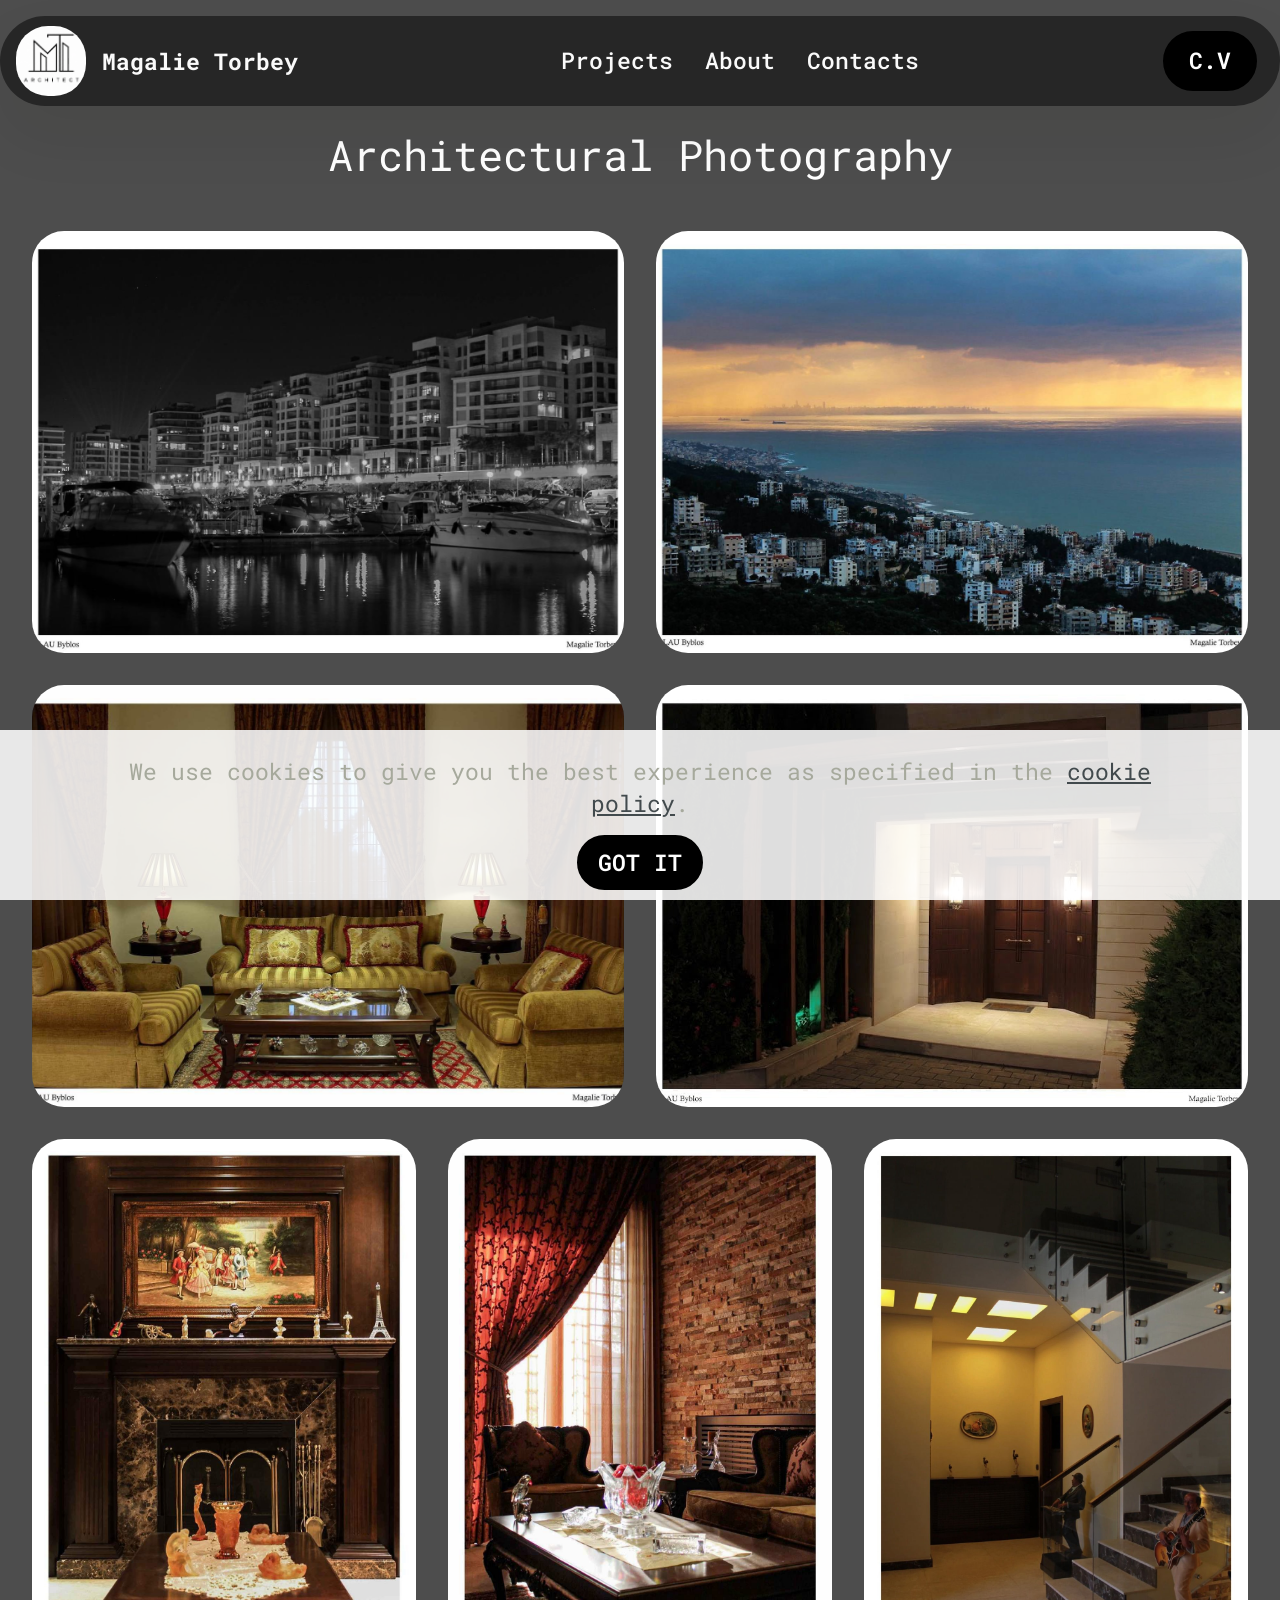
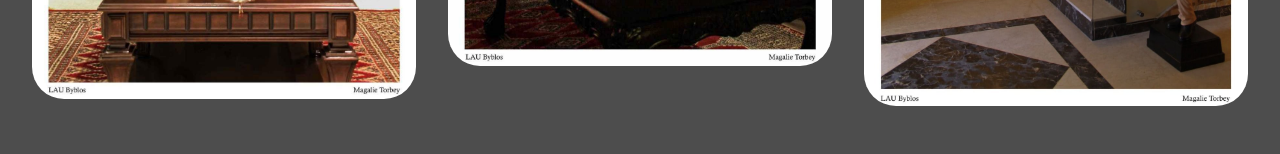
<file: page10.html>
<!DOCTYPE html>
<html  >
<head>
  
  <meta charset="UTF-8">
  <meta http-equiv="X-UA-Compatible" content="IE=edge">
  
  <meta name="viewport" content="width=device-width, initial-scale=1, minimum-scale=1">
  <link rel="shortcut icon" href="assets/images/chatgpt-image-aug-3-2026-06-01-18-pm-2.png" type="image/x-icon">
  <meta name="description" content="">
  
  
  <title>architectural photography</title>
  <link rel="stylesheet" href="assets/web/assets/mobirise-icons2/mobirise2.css">
  <link rel="stylesheet" href="assets/bootstrap/css/bootstrap.min.css">
  <link rel="stylesheet" href="assets/web/assets/gdpr-plugin/gdpr-styles.css">
  <link rel="stylesheet" href="assets/animatecss/animate.css">
  <link rel="stylesheet" href="assets/dropdown/css/style.css">
  <link rel="stylesheet" href="assets/theme/css/style.css">
  <link rel="preload" href="https://fonts.googleapis.com/css?family=Roboto+Mono:100,200,300,400,500,600,700,100i,200i,300i,400i,500i,600i,700i&display=swap" as="style" onload="this.onload=null;this.rel='stylesheet'">
  <noscript><link rel="stylesheet" href="https://fonts.googleapis.com/css?family=Roboto+Mono:100,200,300,400,500,600,700,100i,200i,300i,400i,500i,600i,700i&display=swap"></noscript>
  <link rel="preload" as="style" href="assets/mobirise/css/mbr-additional.css?v=787Yfe"><link rel="stylesheet" href="assets/mobirise/css/mbr-additional.css?v=787Yfe" type="text/css">

  
  
  
</head>
<body>
  
  <section data-bs-version="5.1" class="menu menu5 cid-vuEmUqoDSk" once="menu" id="menu05-35">
	

	<nav class="navbar navbar-dropdown navbar-fixed-top navbar-expand-lg">
		<div class="container">
			<div class="navbar-brand">
				<span class="navbar-logo">
					<a href="index.html#header18-5">
						<img src="assets/images/chatgpt-image-aug-3-2026-06-01-18-pm-2.png" alt="" style="height: 4.4rem;">
					</a>
				</span>
				<span class="navbar-caption-wrap"><a class="navbar-caption text-white text-primary display-7" href="index.html#header18-5">Magalie Torbey</a></span>
			</div>
			<button class="navbar-toggler" type="button" data-toggle="collapse" data-bs-toggle="collapse" data-target="#navbarSupportedContent" data-bs-target="#navbarSupportedContent" aria-controls="navbarNavAltMarkup" aria-expanded="false" aria-label="Toggle navigation">
				<div class="hamburger">
					<span></span>
					<span></span>
					<span></span>
					<span></span>
				</div>
			</button>
			<div class="collapse navbar-collapse" id="navbarSupportedContent">
				<ul class="navbar-nav nav-dropdown" data-app-modern-menu="true"><li class="nav-item">
						<a class="nav-link link text-white text-primary display-7" href="index.html#features06-4v" aria-expanded="false">Projects</a>
					</li><li class="nav-item">
						<a class="nav-link link text-white text-primary display-7" href="index.html#article04-9">About</a>
					</li>
					
					<li class="nav-item">
						<a class="nav-link link text-white text-primary display-7" href="index.html#contacts01-6">Contacts</a>
					</li></ul>
				<div class="navbar-buttons mbr-section-btn"><a class="btn btn-primary display-7" href="assets/files/MagalieTorbey--CV.pdf">C.V</a></div>
			</div>
		</div>
	</nav>
</section>

<section data-bs-version="5.1" class="gallery1 mbr-gallery cid-vuEmUqCUUX" id="gallery01-36">
    
    

    <div class="container-fluid">
        <div class="row justify-content-center">
            <div class="col-12 content-head">
                <div class="mb-5">
                    <h3 class="mbr-section-title mbr-fonts-style align-center m-0 display-2">Architectural Photography</h3>
                    
                </div>
            </div>
        </div>
        
        <div class="row mbr-gallery">
            <div class="col-12 col-md-6 col-lg-6 item gallery-image">
                <div class="item-wrapper mb-3" data-toggle="modal" data-bs-toggle="modal" data-target="#vvvr7NrsiQ-modal" data-bs-target="#vvvr7NrsiQ-modal">
                    <img class="w-100" src="assets/images/w164203-1500x1029.webp" alt="Mobirise Website Builder" data-slide-to="0" data-bs-slide-to="0" data-target="#lb-vvvr7NrsiQ" data-bs-target="#lb-vvvr7NrsiQ">
                    <div class="icon-wrapper">
                        <span class="mobi-mbri mobi-mbri-search mbr-iconfont mbr-iconfont-btn"></span>
                    </div>
                </div>
                
            </div>
            <div class="col-12 col-md-6 col-lg-6 item gallery-image">
                <div class="item-wrapper mb-3" data-toggle="modal" data-bs-toggle="modal" data-target="#vvvr7NrsiQ-modal" data-bs-target="#vvvr7NrsiQ-modal">
                    <img class="w-100" src="assets/images/w165203-1500x1029.webp" alt="Mobirise Website Builder" data-slide-to="1" data-bs-slide-to="1" data-target="#lb-vvvr7NrsiQ" data-bs-target="#lb-vvvr7NrsiQ">
                    <div class="icon-wrapper">
                        <span class="mobi-mbri mobi-mbri-search mbr-iconfont mbr-iconfont-btn"></span>
                    </div>
                </div>
                
            </div><div class="col-12 col-md-6 col-lg-6 item gallery-image">
                <div class="item-wrapper mb-3" data-toggle="modal" data-bs-toggle="modal" data-target="#vvvr7NrsiQ-modal" data-bs-target="#vvvr7NrsiQ-modal">
                    <img class="w-100" src="assets/images/w167203-1500x1007.webp" alt="Mobirise Website Builder" data-slide-to="2" data-bs-slide-to="2" data-target="#lb-vvvr7NrsiQ" data-bs-target="#lb-vvvr7NrsiQ">
                    <div class="icon-wrapper">
                        <span class="mobi-mbri mobi-mbri-search mbr-iconfont mbr-iconfont-btn"></span>
                    </div>
                </div>
                
            </div><div class="col-12 col-md-6 col-lg-6 item gallery-image">
                <div class="item-wrapper mb-3" data-toggle="modal" data-bs-toggle="modal" data-target="#vvvr7NrsiQ-modal" data-bs-target="#vvvr7NrsiQ-modal">
                    <img class="w-100" src="assets/images/w169203-1024x703.webp" alt="Mobirise Website Builder" data-slide-to="3" data-bs-slide-to="3" data-target="#lb-vvvr7NrsiQ" data-bs-target="#lb-vvvr7NrsiQ">
                    <div class="icon-wrapper">
                        <span class="mobi-mbri mobi-mbri-search mbr-iconfont mbr-iconfont-btn"></span>
                    </div>
                </div>
                
            </div>
            
            
            
            
            
            
        </div>

        <div class="modal mbr-slider" tabindex="-1" role="dialog" aria-hidden="true" id="vvvr7NrsiQ-modal">
            <div class="modal-dialog" role="document">
                <div class="modal-content">
                    <div class="modal-body">
                        <div class="carousel slide" data-pause="false" data-bs-pause="false" id="lb-vvvr7NrsiQ" data-interval="5000" data-bs-interval="5000">
                            <div class="carousel-inner">
                                <div class="carousel-item active">
                                    <img class="d-block w-100" src="assets/images/w164203-1500x1029.webp" alt="Mobirise Website Builder">
                                </div>
                                <div class="carousel-item">
                                    <img class="d-block w-100" src="assets/images/w165203-1500x1029.webp" alt="Mobirise Website Builder">
                                </div><div class="carousel-item">
                                    <img class="d-block w-100" src="assets/images/w167203-1500x1007.webp" alt="Mobirise Website Builder">
                                </div><div class="carousel-item">
                                    <img class="d-block w-100" src="assets/images/w169203-1024x703.webp" alt="Mobirise Website Builder">
                                </div>
                                
                                
                                
                                
                                
                                
                            </div>
                            <ol class="carousel-indicators">
                                <li data-slide-to="0" data-bs-slide-to="0" class="active" data-target="#lb-vvvr7NrsiQ" data-bs-target="#lb-vvvr7NrsiQ"></li>
                                <li data-slide-to="1" data-bs-slide-to="1" data-target="#lb-vvvr7NrsiQ" data-bs-target="#lb-vvvr7NrsiQ"></li><li data-slide-to="2" data-bs-slide-to="2" data-target="#lb-vvvr7NrsiQ" data-bs-target="#lb-vvvr7NrsiQ"></li><li data-slide-to="3" data-bs-slide-to="3" data-target="#lb-vvvr7NrsiQ" data-bs-target="#lb-vvvr7NrsiQ"></li>
                                
                                
                                
                                
                                
                                
                            </ol>
                            <a role="button" href="" class="close" data-dismiss="modal" data-bs-dismiss="modal" aria-label="Close">
                            </a>
                            <a class="carousel-control-prev carousel-control" role="button" data-slide="prev" data-bs-slide="prev" href="#lb-vvvr7NrsiQ">
                                <span class="mobi-mbri mobi-mbri-arrow-prev" aria-hidden="true"></span>
                                <span class="sr-only visually-hidden">Previous</span>
                            </a>
                            <a class="carousel-control-next carousel-control" role="button" data-slide="next" data-bs-slide="next" href="#lb-vvvr7NrsiQ">
                                <span class="mobi-mbri mobi-mbri-arrow-next" aria-hidden="true"></span>
                                <span class="sr-only visually-hidden">Next</span>
                            </a>
                        </div>
                    </div>
                </div>
            </div>
        </div>
    </div>
</section>

<section data-bs-version="5.1" class="gallery1 mbr-gallery cid-vuEmUr3YLr" id="gallery01-37">
    
    

    <div class="container-fluid">
        <div class="row justify-content-center">
            <div class="col-12 content-head">
                
            </div>
        </div>
        
        <div class="row mbr-gallery">
            <div class="col-12 col-md-6 col-lg-4 item gallery-image">
                <div class="item-wrapper mb-3" data-toggle="modal" data-bs-toggle="modal" data-target="#vvvr7NH3Oz-modal" data-bs-target="#vvvr7NH3Oz-modal">
                    <img class="w-100" src="assets/images/w166203-1029x1500.webp" alt="Mobirise Website Builder" data-slide-to="0" data-bs-slide-to="0" data-target="#lb-vvvr7NH3Oz" data-bs-target="#lb-vvvr7NH3Oz">
                    <div class="icon-wrapper">
                        <span class="mobi-mbri mobi-mbri-search mbr-iconfont mbr-iconfont-btn"></span>
                    </div>
                </div>
                
            </div>
            <div class="col-12 col-md-6 col-lg-4 item gallery-image">
                <div class="item-wrapper mb-3" data-toggle="modal" data-bs-toggle="modal" data-target="#vvvr7NH3Oz-modal" data-bs-target="#vvvr7NH3Oz-modal">
                    <img class="w-100" src="assets/images/w168203-1094x1500.webp" alt="Mobirise Website Builder" data-slide-to="1" data-bs-slide-to="1" data-target="#lb-vvvr7NH3Oz" data-bs-target="#lb-vvvr7NH3Oz">
                    <div class="icon-wrapper">
                        <span class="mobi-mbri mobi-mbri-search mbr-iconfont mbr-iconfont-btn"></span>
                    </div>
                </div>
                
            </div><div class="col-12 col-md-6 col-lg-4 item gallery-image">
                <div class="item-wrapper mb-3" data-toggle="modal" data-bs-toggle="modal" data-target="#vvvr7NH3Oz-modal" data-bs-target="#vvvr7NH3Oz-modal">
                    <img class="w-100" src="assets/images/w170-1184x1747.webp" alt="Mobirise Website Builder" data-slide-to="2" data-bs-slide-to="2" data-target="#lb-vvvr7NH3Oz" data-bs-target="#lb-vvvr7NH3Oz">
                    <div class="icon-wrapper">
                        <span class="mobi-mbri mobi-mbri-search mbr-iconfont mbr-iconfont-btn"></span>
                    </div>
                </div>
                
            </div>
            
            
            
            
            
            
        </div>

        <div class="modal mbr-slider" tabindex="-1" role="dialog" aria-hidden="true" id="vvvr7NH3Oz-modal">
            <div class="modal-dialog" role="document">
                <div class="modal-content">
                    <div class="modal-body">
                        <div class="carousel slide" data-pause="false" data-bs-pause="false" id="lb-vvvr7NH3Oz" data-interval="5000" data-bs-interval="5000">
                            <div class="carousel-inner">
                                <div class="carousel-item active">
                                    <img class="d-block w-100" src="assets/images/w166203-1029x1500.webp" alt="Mobirise Website Builder">
                                </div>
                                <div class="carousel-item">
                                    <img class="d-block w-100" src="assets/images/w168203-1094x1500.webp" alt="Mobirise Website Builder">
                                </div><div class="carousel-item">
                                    <img class="d-block w-100" src="assets/images/w170-1184x1747.webp" alt="Mobirise Website Builder">
                                </div>
                                
                                
                                
                                
                                
                                
                            </div>
                            <ol class="carousel-indicators">
                                <li data-slide-to="0" data-bs-slide-to="0" class="active" data-target="#lb-vvvr7NH3Oz" data-bs-target="#lb-vvvr7NH3Oz"></li>
                                <li data-slide-to="1" data-bs-slide-to="1" data-target="#lb-vvvr7NH3Oz" data-bs-target="#lb-vvvr7NH3Oz"></li><li data-slide-to="2" data-bs-slide-to="2" data-target="#lb-vvvr7NH3Oz" data-bs-target="#lb-vvvr7NH3Oz"></li>
                                
                                
                                
                                
                                
                                
                            </ol>
                            <a role="button" href="" class="close" data-dismiss="modal" data-bs-dismiss="modal" aria-label="Close">
                            </a>
                            <a class="carousel-control-prev carousel-control" role="button" data-slide="prev" data-bs-slide="prev" href="#lb-vvvr7NH3Oz">
                                <span class="mobi-mbri mobi-mbri-arrow-prev" aria-hidden="true"></span>
                                <span class="sr-only visually-hidden">Previous</span>
                            </a>
                            <a class="carousel-control-next carousel-control" role="button" data-slide="next" data-bs-slide="next" href="#lb-vvvr7NH3Oz">
                                <span class="mobi-mbri mobi-mbri-arrow-next" aria-hidden="true"></span>
                                <span class="sr-only visually-hidden">Next</span>
                            </a>
                        </div>
                    </div>
                </div>
            </div>
        </div>
    </div>
</section><section><a href="https://mobiri.se"></a><a href="https://mobiri.se"></a></section><script src="assets/bootstrap/js/bootstrap.bundle.min.js"></script>  <script src="assets/web/assets/cookies-alert-plugin/cookies-alert-core.js"></script>  <script src="assets/web/assets/cookies-alert-plugin/cookies-alert-script.js"></script>  <script src="assets/smoothscroll/smooth-scroll.js"></script>  <script src="assets/ytplayer/index.js"></script>  <script src="assets/dropdown/js/navbar-dropdown.js"></script>  <script src="assets/theme/js/script.js"></script>  
  
  
<input name="cookieData" type="hidden" data-cookie-cookiesAlertType='1' data-cookie-customDialogSelector='null' data-cookie-colorText='#a6a99c' data-cookie-colorBg='rgb(255, 255, 255)' data-cookie-opacityOverlay='0' data-cookie-bgOpacity='87' data-cookie-textButton='GOT IT' data-cookie-rejectText='REJECT' data-cookie-colorButton='#000000' data-cookie-rejectColor='#ffffff' data-cookie-colorLink='#424a4d' data-cookie-underlineLink='true' data-cookie-text="We use cookies to give you the best experience as specified in the <a href='privacy.html'>cookie policy</a>.">
   <div id="scrollToTop" class="scrollToTop mbr-arrow-up"><a style="text-align: center;"><i class="mbr-arrow-up-icon mbr-arrow-up-icon-cm cm-icon cm-icon-smallarrow-up"></i></a></div>
    <input name="animation" type="hidden">
  </body>
</html>
</file>
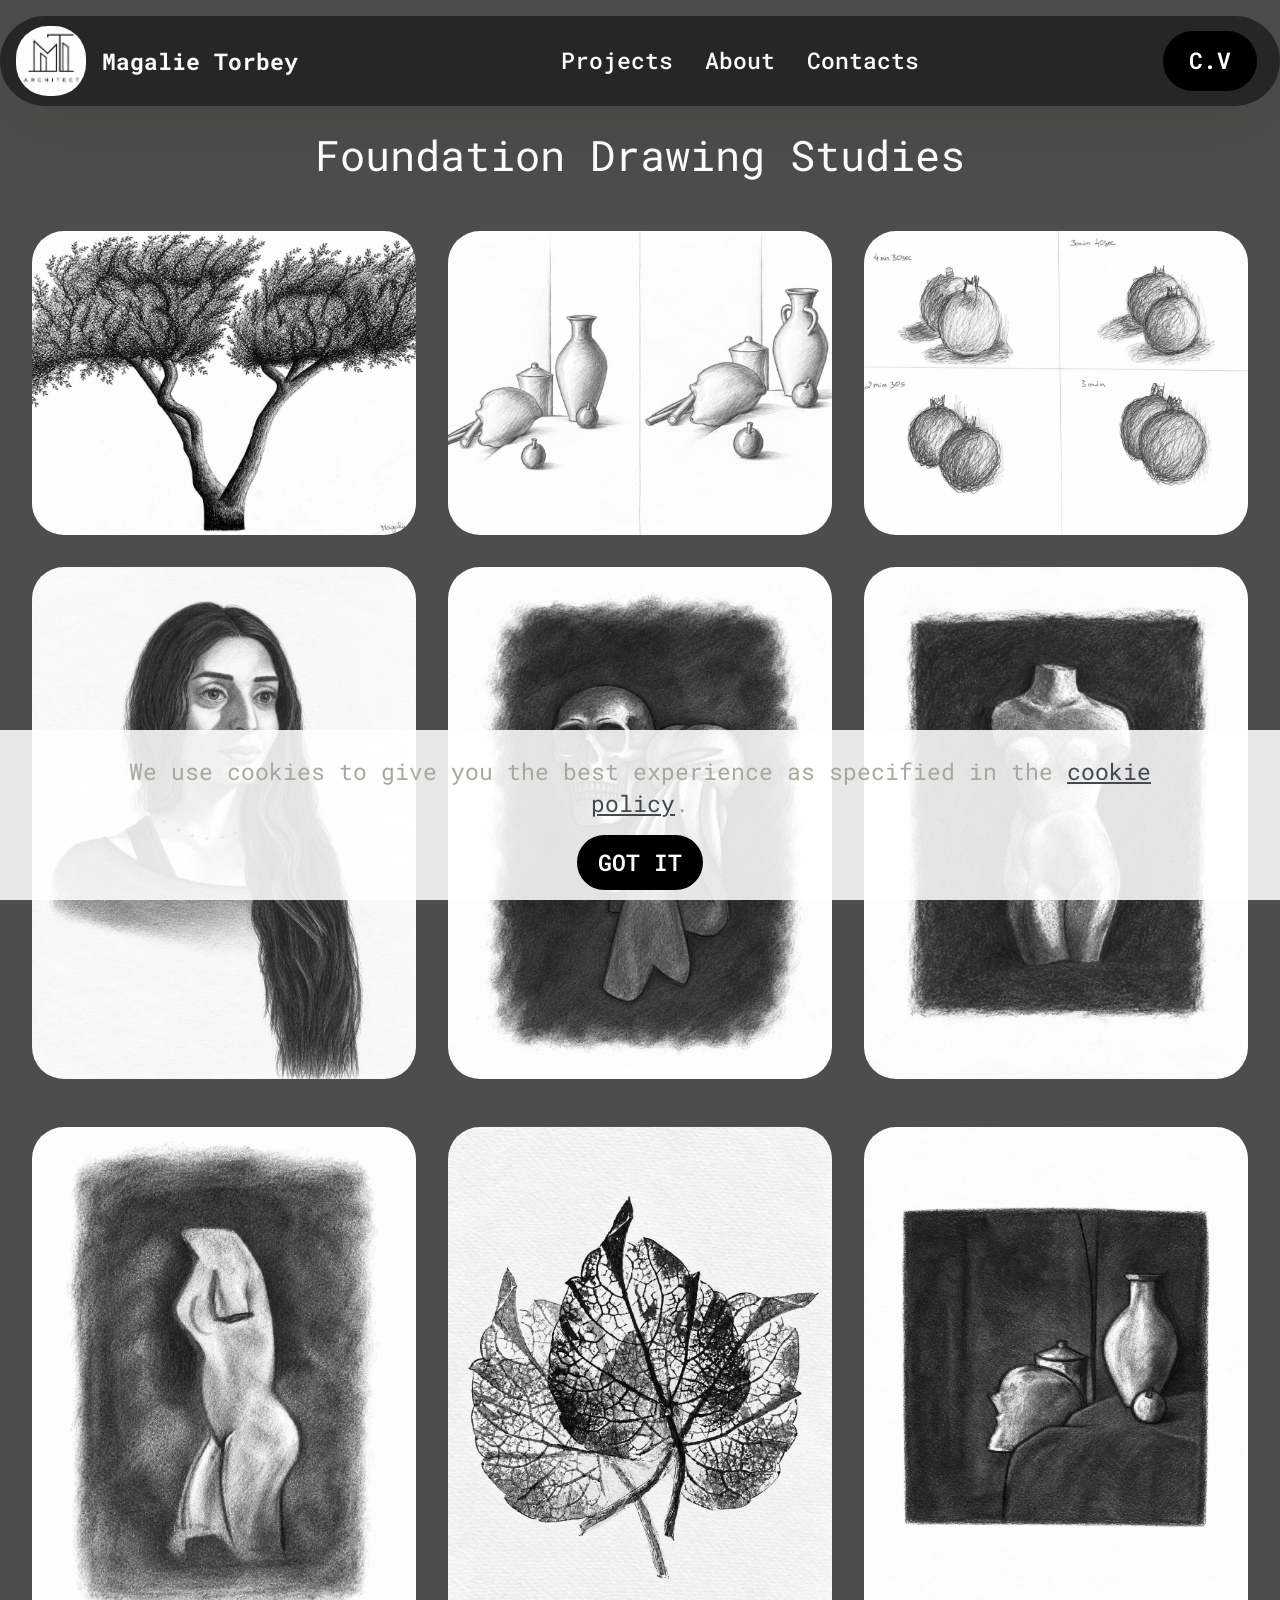
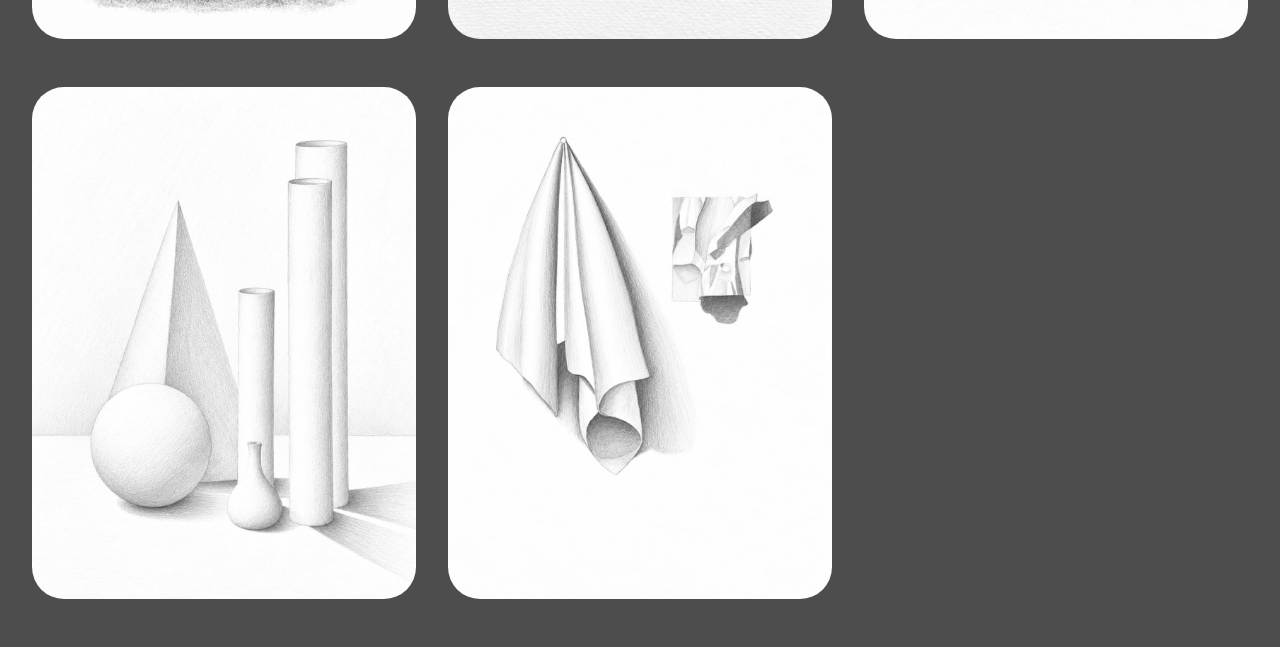
<file: page11.html>
<!DOCTYPE html>
<html  >
<head>
  
  <meta charset="UTF-8">
  <meta http-equiv="X-UA-Compatible" content="IE=edge">
  
  <meta name="viewport" content="width=device-width, initial-scale=1, minimum-scale=1">
  <link rel="shortcut icon" href="assets/images/chatgpt-image-aug-3-2026-06-01-18-pm-2.png" type="image/x-icon">
  <meta name="description" content="">
  
  
  <title>foundation drawings</title>
  <link rel="stylesheet" href="assets/web/assets/mobirise-icons2/mobirise2.css">
  <link rel="stylesheet" href="assets/bootstrap/css/bootstrap.min.css">
  <link rel="stylesheet" href="assets/web/assets/gdpr-plugin/gdpr-styles.css">
  <link rel="stylesheet" href="assets/animatecss/animate.css">
  <link rel="stylesheet" href="assets/dropdown/css/style.css">
  <link rel="stylesheet" href="assets/theme/css/style.css">
  <link rel="preload" href="https://fonts.googleapis.com/css?family=Roboto+Mono:100,200,300,400,500,600,700,100i,200i,300i,400i,500i,600i,700i&display=swap" as="style" onload="this.onload=null;this.rel='stylesheet'">
  <noscript><link rel="stylesheet" href="https://fonts.googleapis.com/css?family=Roboto+Mono:100,200,300,400,500,600,700,100i,200i,300i,400i,500i,600i,700i&display=swap"></noscript>
  <link rel="preload" as="style" href="assets/mobirise/css/mbr-additional.css?v=lfrAEA"><link rel="stylesheet" href="assets/mobirise/css/mbr-additional.css?v=lfrAEA" type="text/css">

  
  
  
</head>
<body>
  
  <section data-bs-version="5.1" class="menu menu5 cid-vuFoQ0FV7e" once="menu" id="menu05-38">
	

	<nav class="navbar navbar-dropdown navbar-fixed-top navbar-expand-lg">
		<div class="container">
			<div class="navbar-brand">
				<span class="navbar-logo">
					<a href="index.html#header18-5">
						<img src="assets/images/chatgpt-image-aug-3-2026-06-01-18-pm-2.png" alt="" style="height: 4.4rem;">
					</a>
				</span>
				<span class="navbar-caption-wrap"><a class="navbar-caption text-white text-primary display-7" href="index.html#header18-5">Magalie Torbey</a></span>
			</div>
			<button class="navbar-toggler" type="button" data-toggle="collapse" data-bs-toggle="collapse" data-target="#navbarSupportedContent" data-bs-target="#navbarSupportedContent" aria-controls="navbarNavAltMarkup" aria-expanded="false" aria-label="Toggle navigation">
				<div class="hamburger">
					<span></span>
					<span></span>
					<span></span>
					<span></span>
				</div>
			</button>
			<div class="collapse navbar-collapse" id="navbarSupportedContent">
				<ul class="navbar-nav nav-dropdown" data-app-modern-menu="true"><li class="nav-item">
						<a class="nav-link link text-white text-primary display-7" href="index.html#features06-4v" aria-expanded="false">Projects</a>
					</li><li class="nav-item">
						<a class="nav-link link text-white text-primary display-7" href="index.html#article04-9">About</a>
					</li>
					
					<li class="nav-item">
						<a class="nav-link link text-white text-primary display-7" href="index.html#contacts01-6">Contacts</a>
					</li></ul>
				<div class="navbar-buttons mbr-section-btn"><a class="btn btn-primary display-7" href="assets/files/MagalieTorbey--CV.pdf">C.V</a></div>
			</div>
		</div>
	</nav>
</section>

<section data-bs-version="5.1" class="gallery1 mbr-gallery cid-vuFoQ0S7RE" id="gallery01-39">
    
    

    <div class="container-fluid">
        <div class="row justify-content-center">
            <div class="col-12 content-head">
                <div class="mb-5">
                    <h3 class="mbr-section-title mbr-fonts-style align-center m-0 display-2">Foundation Drawing Studies</h3>
                    
                </div>
            </div>
        </div>
        
        <div class="row mbr-gallery">
            <div class="col-12 col-md-6 col-lg-4 item gallery-image">
                <div class="item-wrapper mb-3" data-toggle="modal" data-bs-toggle="modal" data-target="#vvvr8BRnX1-modal" data-bs-target="#vvvr8BRnX1-modal">
                    <img class="w-100" src="assets/images/w188-1184x819.webp" alt="Mobirise Website Builder" data-slide-to="0" data-bs-slide-to="0" data-target="#lb-vvvr8BRnX1" data-bs-target="#lb-vvvr8BRnX1">
                    <div class="icon-wrapper">
                        <span class="mobi-mbri mobi-mbri-search mbr-iconfont mbr-iconfont-btn"></span>
                    </div>
                </div>
                
            </div>
            <div class="col-12 col-md-6 col-lg-4 item gallery-image">
                <div class="item-wrapper mb-3" data-toggle="modal" data-bs-toggle="modal" data-target="#vvvr8BRnX1-modal" data-bs-target="#vvvr8BRnX1-modal">
                    <img class="w-100" src="assets/images/w187-1184x888.webp" alt="Mobirise Website Builder" data-slide-to="1" data-bs-slide-to="1" data-target="#lb-vvvr8BRnX1" data-bs-target="#lb-vvvr8BRnX1">
                    <div class="icon-wrapper">
                        <span class="mobi-mbri mobi-mbri-search mbr-iconfont mbr-iconfont-btn"></span>
                    </div>
                </div>
                
            </div><div class="col-12 col-md-6 col-lg-4 item gallery-image">
                <div class="item-wrapper mb-3" data-toggle="modal" data-bs-toggle="modal" data-target="#vvvr8BRnX1-modal" data-bs-target="#vvvr8BRnX1-modal">
                    <img class="w-100" src="assets/images/w184-1184x888.webp" alt="Mobirise Website Builder" data-slide-to="2" data-bs-slide-to="2" data-target="#lb-vvvr8BRnX1" data-bs-target="#lb-vvvr8BRnX1">
                    <div class="icon-wrapper">
                        <span class="mobi-mbri mobi-mbri-search mbr-iconfont mbr-iconfont-btn"></span>
                    </div>
                </div>
                
            </div>
            
            
            
            
            
            
        </div>

        <div class="modal mbr-slider" tabindex="-1" role="dialog" aria-hidden="true" id="vvvr8BRnX1-modal">
            <div class="modal-dialog" role="document">
                <div class="modal-content">
                    <div class="modal-body">
                        <div class="carousel slide" data-pause="false" data-bs-pause="false" id="lb-vvvr8BRnX1" data-interval="5000" data-bs-interval="5000">
                            <div class="carousel-inner">
                                <div class="carousel-item active">
                                    <img class="d-block w-100" src="assets/images/w188-1184x819.webp" alt="Mobirise Website Builder">
                                </div>
                                <div class="carousel-item">
                                    <img class="d-block w-100" src="assets/images/w187-1184x888.webp" alt="Mobirise Website Builder">
                                </div><div class="carousel-item">
                                    <img class="d-block w-100" src="assets/images/w184-1184x888.webp" alt="Mobirise Website Builder">
                                </div>
                                
                                
                                
                                
                                
                                
                            </div>
                            <ol class="carousel-indicators">
                                <li data-slide-to="0" data-bs-slide-to="0" class="active" data-target="#lb-vvvr8BRnX1" data-bs-target="#lb-vvvr8BRnX1"></li>
                                <li data-slide-to="1" data-bs-slide-to="1" data-target="#lb-vvvr8BRnX1" data-bs-target="#lb-vvvr8BRnX1"></li><li data-slide-to="2" data-bs-slide-to="2" data-target="#lb-vvvr8BRnX1" data-bs-target="#lb-vvvr8BRnX1"></li>
                                
                                
                                
                                
                                
                                
                            </ol>
                            <a role="button" href="" class="close" data-dismiss="modal" data-bs-dismiss="modal" aria-label="Close">
                            </a>
                            <a class="carousel-control-prev carousel-control" role="button" data-slide="prev" data-bs-slide="prev" href="#lb-vvvr8BRnX1">
                                <span class="mobi-mbri mobi-mbri-arrow-prev" aria-hidden="true"></span>
                                <span class="sr-only visually-hidden">Previous</span>
                            </a>
                            <a class="carousel-control-next carousel-control" role="button" data-slide="next" data-bs-slide="next" href="#lb-vvvr8BRnX1">
                                <span class="mobi-mbri mobi-mbri-arrow-next" aria-hidden="true"></span>
                                <span class="sr-only visually-hidden">Next</span>
                            </a>
                        </div>
                    </div>
                </div>
            </div>
        </div>
    </div>
</section>

<section data-bs-version="5.1" class="gallery1 mbr-gallery cid-vuFoQ1hQWp" id="gallery01-3a">
    
    

    <div class="container-fluid">
        <div class="row justify-content-center">
            <div class="col-12 content-head">
                
            </div>
        </div>
        
        <div class="row mbr-gallery">
            <div class="col-12 col-md-6 col-lg-4 item gallery-image">
                <div class="item-wrapper mb-3" data-toggle="modal" data-bs-toggle="modal" data-target="#vvvr8C5RV7-modal" data-bs-target="#vvvr8C5RV7-modal">
                    <img class="w-100" src="assets/images/w190-1086x1448.webp" alt="Mobirise Website Builder" data-slide-to="0" data-bs-slide-to="0" data-target="#lb-vvvr8C5RV7" data-bs-target="#lb-vvvr8C5RV7">
                    <div class="icon-wrapper">
                        <span class="mobi-mbri mobi-mbri-search mbr-iconfont mbr-iconfont-btn"></span>
                    </div>
                </div>
                
            </div>
            <div class="col-12 col-md-6 col-lg-4 item gallery-image">
                <div class="item-wrapper mb-3" data-toggle="modal" data-bs-toggle="modal" data-target="#vvvr8C5RV7-modal" data-bs-target="#vvvr8C5RV7-modal">
                    <img class="w-100" src="assets/images/w186-1086x1448.webp" alt="Mobirise Website Builder" data-slide-to="1" data-bs-slide-to="1" data-target="#lb-vvvr8C5RV7" data-bs-target="#lb-vvvr8C5RV7">
                    <div class="icon-wrapper">
                        <span class="mobi-mbri mobi-mbri-search mbr-iconfont mbr-iconfont-btn"></span>
                    </div>
                </div>
                
            </div><div class="col-12 col-md-6 col-lg-4 item gallery-image">
                <div class="item-wrapper mb-3" data-toggle="modal" data-bs-toggle="modal" data-target="#vvvr8C5RV7-modal" data-bs-target="#vvvr8C5RV7-modal">
                    <img class="w-100" src="assets/images/w185-1086x1448.webp" alt="Mobirise Website Builder" data-slide-to="2" data-bs-slide-to="2" data-target="#lb-vvvr8C5RV7" data-bs-target="#lb-vvvr8C5RV7">
                    <div class="icon-wrapper">
                        <span class="mobi-mbri mobi-mbri-search mbr-iconfont mbr-iconfont-btn"></span>
                    </div>
                </div>
                
            </div>
            
            
            
            
            
            
        </div>

        <div class="modal mbr-slider" tabindex="-1" role="dialog" aria-hidden="true" id="vvvr8C5RV7-modal">
            <div class="modal-dialog" role="document">
                <div class="modal-content">
                    <div class="modal-body">
                        <div class="carousel slide" data-pause="false" data-bs-pause="false" id="lb-vvvr8C5RV7" data-interval="5000" data-bs-interval="5000">
                            <div class="carousel-inner">
                                <div class="carousel-item active">
                                    <img class="d-block w-100" src="assets/images/w190-1086x1448.webp" alt="Mobirise Website Builder">
                                </div>
                                <div class="carousel-item">
                                    <img class="d-block w-100" src="assets/images/w186-1086x1448.webp" alt="Mobirise Website Builder">
                                </div><div class="carousel-item">
                                    <img class="d-block w-100" src="assets/images/w185-1086x1448.webp" alt="Mobirise Website Builder">
                                </div>
                                
                                
                                
                                
                                
                                
                            </div>
                            <ol class="carousel-indicators">
                                <li data-slide-to="0" data-bs-slide-to="0" class="active" data-target="#lb-vvvr8C5RV7" data-bs-target="#lb-vvvr8C5RV7"></li>
                                <li data-slide-to="1" data-bs-slide-to="1" data-target="#lb-vvvr8C5RV7" data-bs-target="#lb-vvvr8C5RV7"></li><li data-slide-to="2" data-bs-slide-to="2" data-target="#lb-vvvr8C5RV7" data-bs-target="#lb-vvvr8C5RV7"></li>
                                
                                
                                
                                
                                
                                
                            </ol>
                            <a role="button" href="" class="close" data-dismiss="modal" data-bs-dismiss="modal" aria-label="Close">
                            </a>
                            <a class="carousel-control-prev carousel-control" role="button" data-slide="prev" data-bs-slide="prev" href="#lb-vvvr8C5RV7">
                                <span class="mobi-mbri mobi-mbri-arrow-prev" aria-hidden="true"></span>
                                <span class="sr-only visually-hidden">Previous</span>
                            </a>
                            <a class="carousel-control-next carousel-control" role="button" data-slide="next" data-bs-slide="next" href="#lb-vvvr8C5RV7">
                                <span class="mobi-mbri mobi-mbri-arrow-next" aria-hidden="true"></span>
                                <span class="sr-only visually-hidden">Next</span>
                            </a>
                        </div>
                    </div>
                </div>
            </div>
        </div>
    </div>
</section>

<section data-bs-version="5.1" class="gallery1 mbr-gallery cid-vuFrMRGWN5" id="gallery01-3b">
    
    

    <div class="container-fluid">
        <div class="row justify-content-center">
            <div class="col-12 content-head">
                
            </div>
        </div>
        
        <div class="row mbr-gallery">
            <div class="col-12 col-md-6 col-lg-4 item gallery-image">
                <div class="item-wrapper mb-3" data-toggle="modal" data-bs-toggle="modal" data-target="#vvvr8Cl2yP-modal" data-bs-target="#vvvr8Cl2yP-modal">
                    <img class="w-100" src="assets/images/w192202-1086x1448.webp" alt="Mobirise Website Builder" data-slide-to="0" data-bs-slide-to="0" data-target="#lb-vvvr8Cl2yP" data-bs-target="#lb-vvvr8Cl2yP">
                    <div class="icon-wrapper">
                        <span class="mobi-mbri mobi-mbri-search mbr-iconfont mbr-iconfont-btn"></span>
                    </div>
                </div>
                
            </div><div class="col-12 col-md-6 col-lg-4 item gallery-image">
                <div class="item-wrapper mb-3" data-toggle="modal" data-bs-toggle="modal" data-target="#vvvr8Cl2yP-modal" data-bs-target="#vvvr8Cl2yP-modal">
                    <img class="w-100" src="assets/images/w191-1086x1448.webp" alt="Mobirise Website Builder" data-slide-to="1" data-bs-slide-to="1" data-target="#lb-vvvr8Cl2yP" data-bs-target="#lb-vvvr8Cl2yP">
                    <div class="icon-wrapper">
                        <span class="mobi-mbri mobi-mbri-search mbr-iconfont mbr-iconfont-btn"></span>
                    </div>
                </div>
                
            </div>
            <div class="col-12 col-md-6 col-lg-4 item gallery-image">
                <div class="item-wrapper mb-3" data-toggle="modal" data-bs-toggle="modal" data-target="#vvvr8Cl2yP-modal" data-bs-target="#vvvr8Cl2yP-modal">
                    <img class="w-100" src="assets/images/w189-1086x1448.webp" alt="Mobirise Website Builder" data-slide-to="2" data-bs-slide-to="2" data-target="#lb-vvvr8Cl2yP" data-bs-target="#lb-vvvr8Cl2yP">
                    <div class="icon-wrapper">
                        <span class="mobi-mbri mobi-mbri-search mbr-iconfont mbr-iconfont-btn"></span>
                    </div>
                </div>
                
            </div><div class="col-12 col-md-6 col-lg-4 item gallery-image">
                <div class="item-wrapper mb-3" data-toggle="modal" data-bs-toggle="modal" data-target="#vvvr8Cl2yP-modal" data-bs-target="#vvvr8Cl2yP-modal">
                    <img class="w-100" src="assets/images/w183-1086x1448.webp" alt="Mobirise Website Builder" data-slide-to="3" data-bs-slide-to="3" data-target="#lb-vvvr8Cl2yP" data-bs-target="#lb-vvvr8Cl2yP">
                    <div class="icon-wrapper">
                        <span class="mobi-mbri mobi-mbri-search mbr-iconfont mbr-iconfont-btn"></span>
                    </div>
                </div>
                
            </div><div class="col-12 col-md-6 col-lg-4 item gallery-image">
                <div class="item-wrapper mb-3" data-toggle="modal" data-bs-toggle="modal" data-target="#vvvr8Cl2yP-modal" data-bs-target="#vvvr8Cl2yP-modal">
                    <img class="w-100" src="assets/images/w193-1086x1448.webp" alt="Mobirise Website Builder" data-slide-to="4" data-bs-slide-to="4" data-target="#lb-vvvr8Cl2yP" data-bs-target="#lb-vvvr8Cl2yP">
                    <div class="icon-wrapper">
                        <span class="mobi-mbri mobi-mbri-search mbr-iconfont mbr-iconfont-btn"></span>
                    </div>
                </div>
                
            </div>
            
            
            
            
            
            
        </div>

        <div class="modal mbr-slider" tabindex="-1" role="dialog" aria-hidden="true" id="vvvr8Cl2yP-modal">
            <div class="modal-dialog" role="document">
                <div class="modal-content">
                    <div class="modal-body">
                        <div class="carousel slide" data-pause="false" data-bs-pause="false" id="lb-vvvr8Cl2yP" data-interval="5000" data-bs-interval="5000">
                            <div class="carousel-inner">
                                <div class="carousel-item active">
                                    <img class="d-block w-100" src="assets/images/w192202-1086x1448.webp" alt="Mobirise Website Builder">
                                </div><div class="carousel-item">
                                    <img class="d-block w-100" src="assets/images/w191-1086x1448.webp" alt="Mobirise Website Builder">
                                </div>
                                <div class="carousel-item">
                                    <img class="d-block w-100" src="assets/images/w189-1086x1448.webp" alt="Mobirise Website Builder">
                                </div><div class="carousel-item">
                                    <img class="d-block w-100" src="assets/images/w183-1086x1448.webp" alt="Mobirise Website Builder">
                                </div><div class="carousel-item">
                                    <img class="d-block w-100" src="assets/images/w193-1086x1448.webp" alt="Mobirise Website Builder">
                                </div>
                                
                                
                                
                                
                                
                                
                            </div>
                            <ol class="carousel-indicators">
                                <li data-slide-to="0" data-bs-slide-to="0" class="active" data-target="#lb-vvvr8Cl2yP" data-bs-target="#lb-vvvr8Cl2yP"></li><li data-slide-to="1" data-bs-slide-to="1" class="" data-target="#lb-vvvr8Cl2yP" data-bs-target="#lb-vvvr8Cl2yP"></li>
                                <li data-slide-to="2" data-bs-slide-to="2" data-target="#lb-vvvr8Cl2yP" data-bs-target="#lb-vvvr8Cl2yP"></li><li data-slide-to="3" data-bs-slide-to="3" data-target="#lb-vvvr8Cl2yP" data-bs-target="#lb-vvvr8Cl2yP"></li><li data-slide-to="4" data-bs-slide-to="4" data-target="#lb-vvvr8Cl2yP" data-bs-target="#lb-vvvr8Cl2yP"></li>
                                
                                
                                
                                
                                
                                
                            </ol>
                            <a role="button" href="" class="close" data-dismiss="modal" data-bs-dismiss="modal" aria-label="Close">
                            </a>
                            <a class="carousel-control-prev carousel-control" role="button" data-slide="prev" data-bs-slide="prev" href="#lb-vvvr8Cl2yP">
                                <span class="mobi-mbri mobi-mbri-arrow-prev" aria-hidden="true"></span>
                                <span class="sr-only visually-hidden">Previous</span>
                            </a>
                            <a class="carousel-control-next carousel-control" role="button" data-slide="next" data-bs-slide="next" href="#lb-vvvr8Cl2yP">
                                <span class="mobi-mbri mobi-mbri-arrow-next" aria-hidden="true"></span>
                                <span class="sr-only visually-hidden">Next</span>
                            </a>
                        </div>
                    </div>
                </div>
            </div>
        </div>
    </div>
</section><section><a href="https://mobiri.se"></a><a href="https://mobiri.se"></a></section><script src="assets/bootstrap/js/bootstrap.bundle.min.js"></script>  <script src="assets/web/assets/cookies-alert-plugin/cookies-alert-core.js"></script>  <script src="assets/web/assets/cookies-alert-plugin/cookies-alert-script.js"></script>  <script src="assets/smoothscroll/smooth-scroll.js"></script>  <script src="assets/ytplayer/index.js"></script>  <script src="assets/dropdown/js/navbar-dropdown.js"></script>  <script src="assets/theme/js/script.js"></script>  
  
  
<input name="cookieData" type="hidden" data-cookie-cookiesAlertType='1' data-cookie-customDialogSelector='null' data-cookie-colorText='#a6a99c' data-cookie-colorBg='rgb(255, 255, 255)' data-cookie-opacityOverlay='0' data-cookie-bgOpacity='87' data-cookie-textButton='GOT IT' data-cookie-rejectText='REJECT' data-cookie-colorButton='#000000' data-cookie-rejectColor='#ffffff' data-cookie-colorLink='#424a4d' data-cookie-underlineLink='true' data-cookie-text="We use cookies to give you the best experience as specified in the <a href='privacy.html'>cookie policy</a>.">
   <div id="scrollToTop" class="scrollToTop mbr-arrow-up"><a style="text-align: center;"><i class="mbr-arrow-up-icon mbr-arrow-up-icon-cm cm-icon cm-icon-smallarrow-up"></i></a></div>
    <input name="animation" type="hidden">
  </body>
</html>
</file>
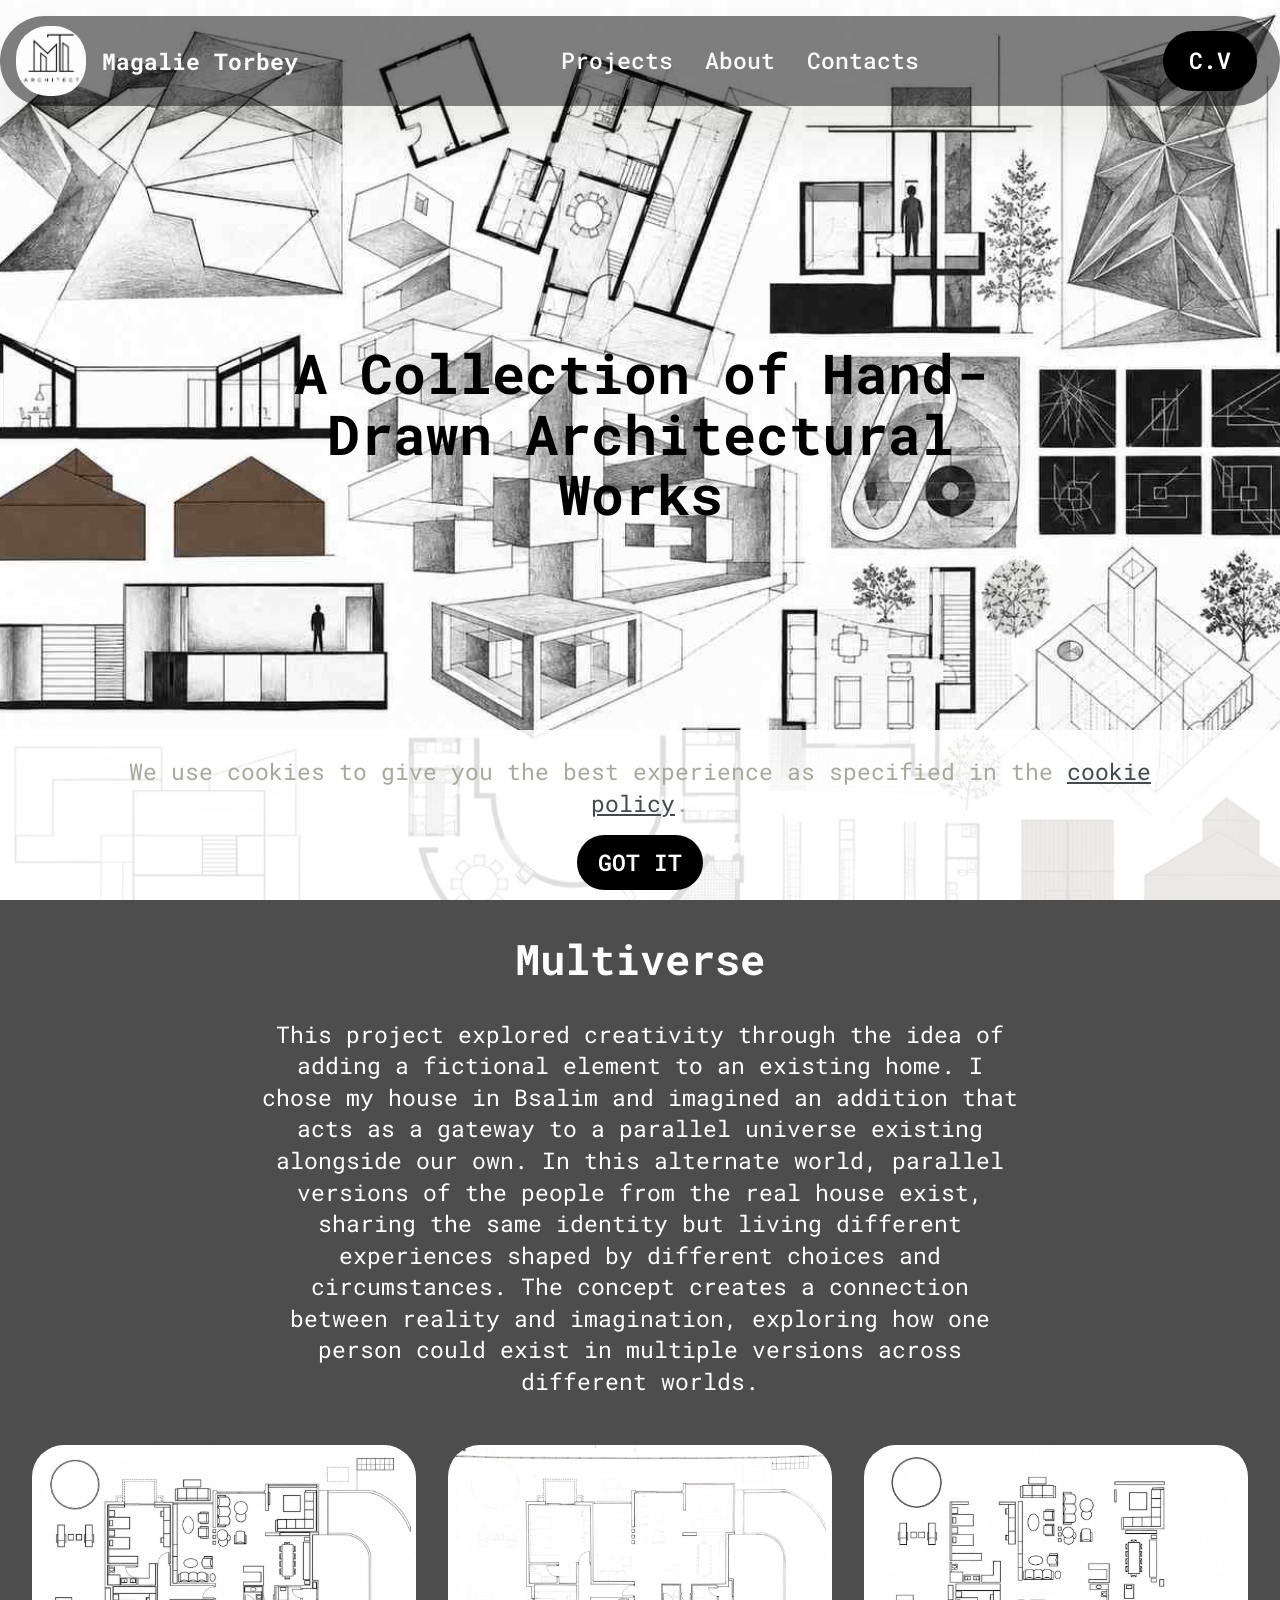
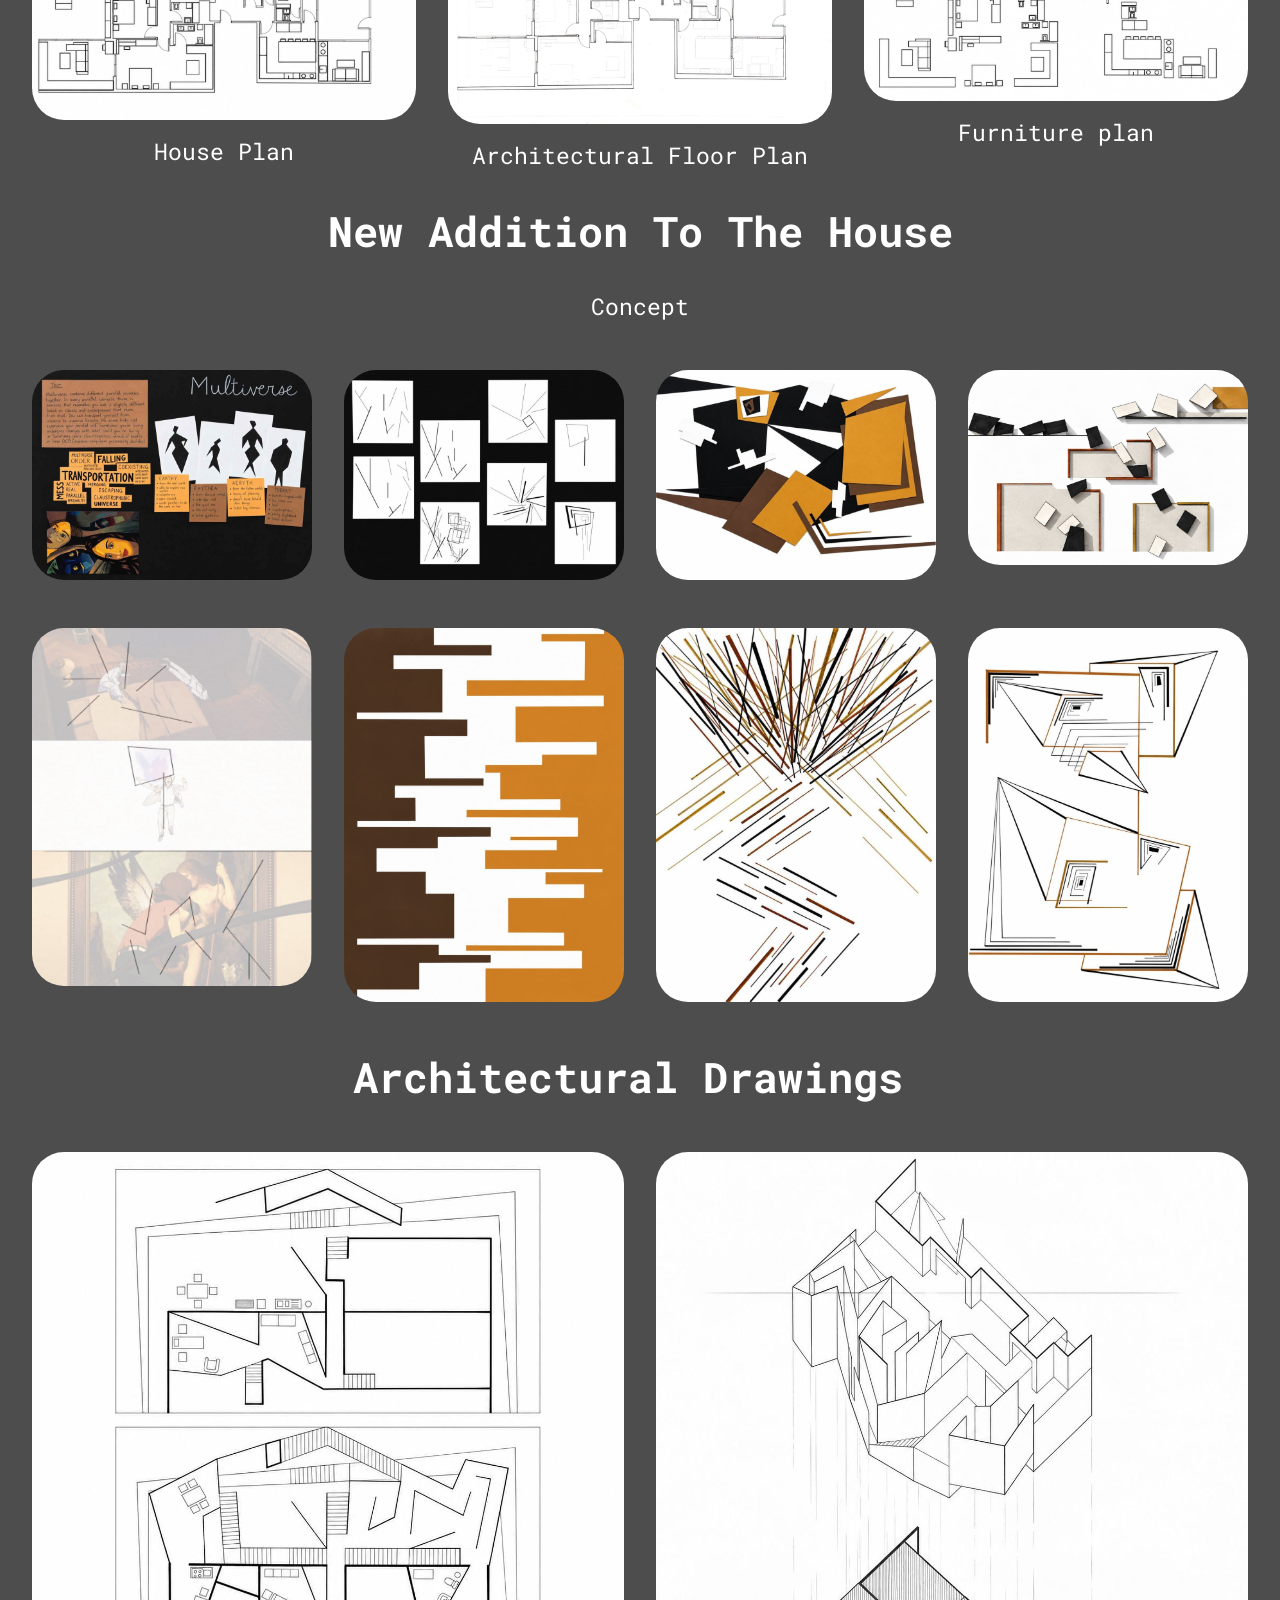
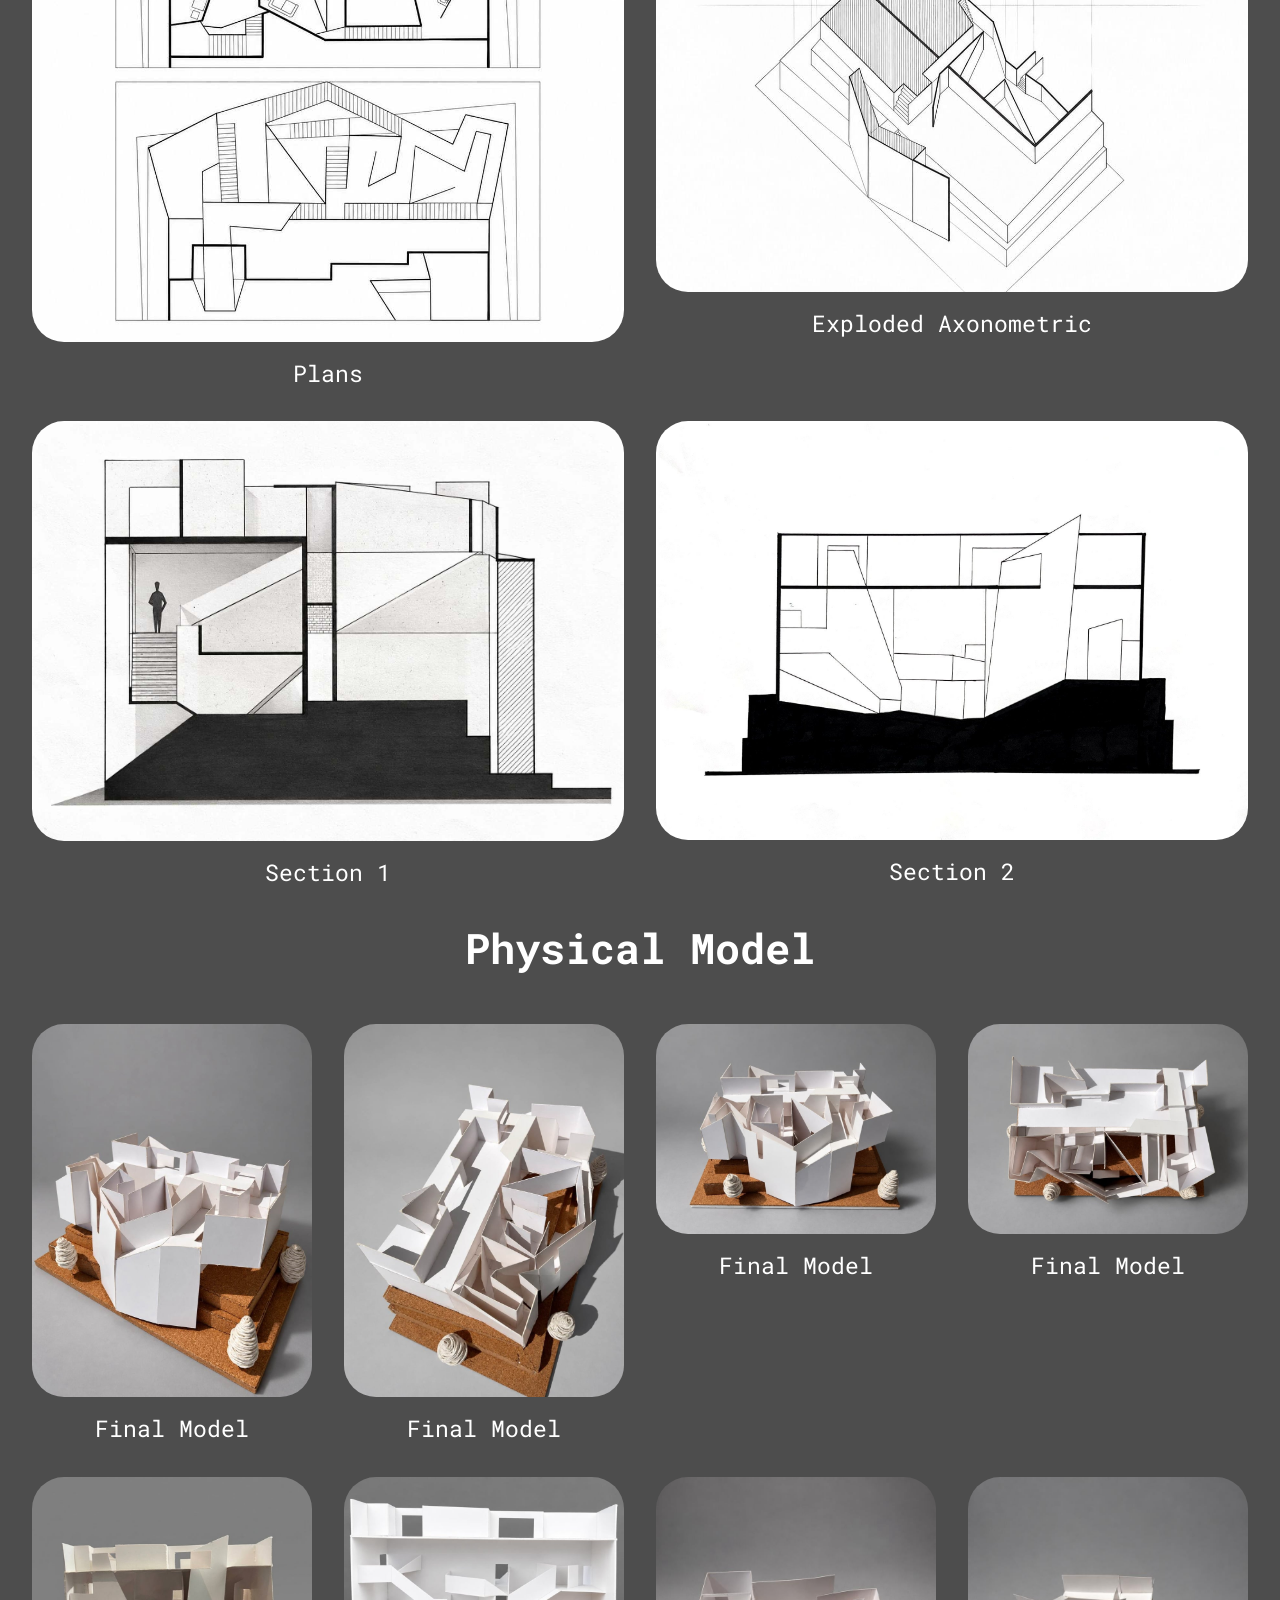
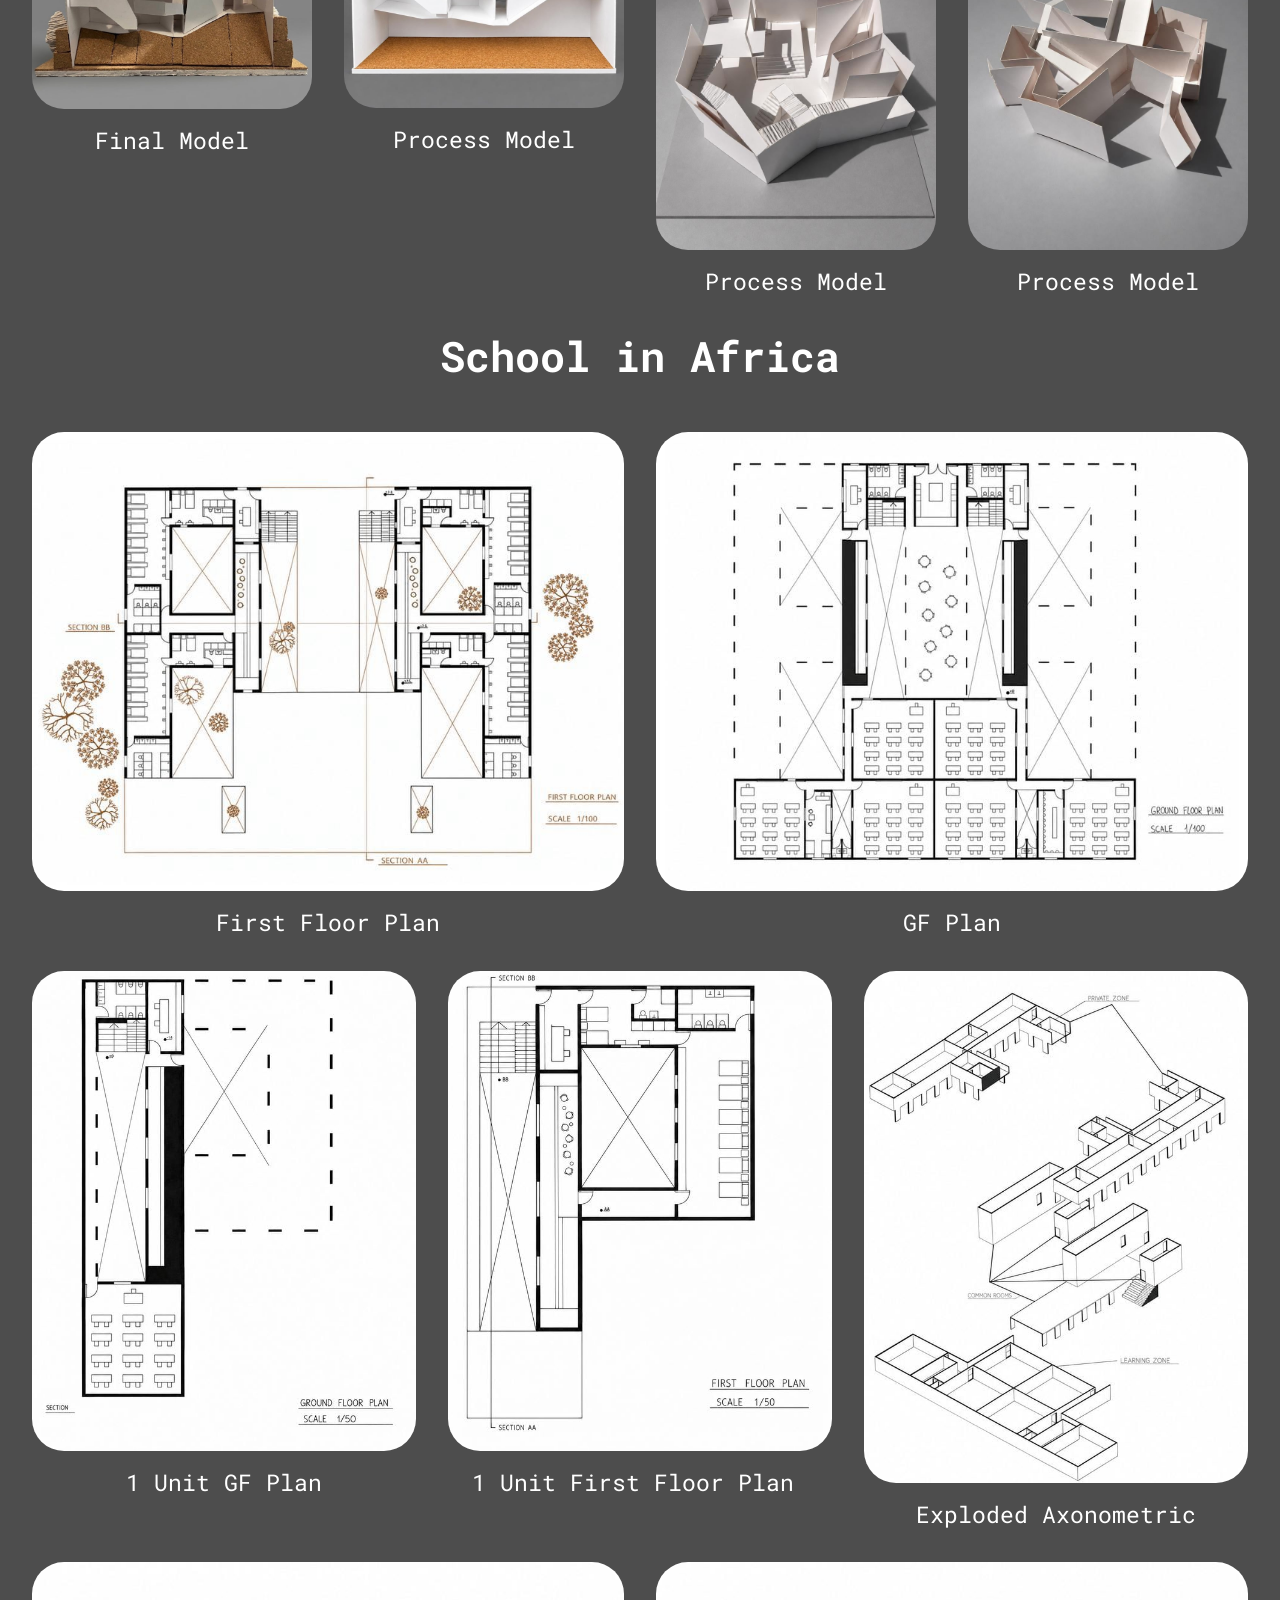
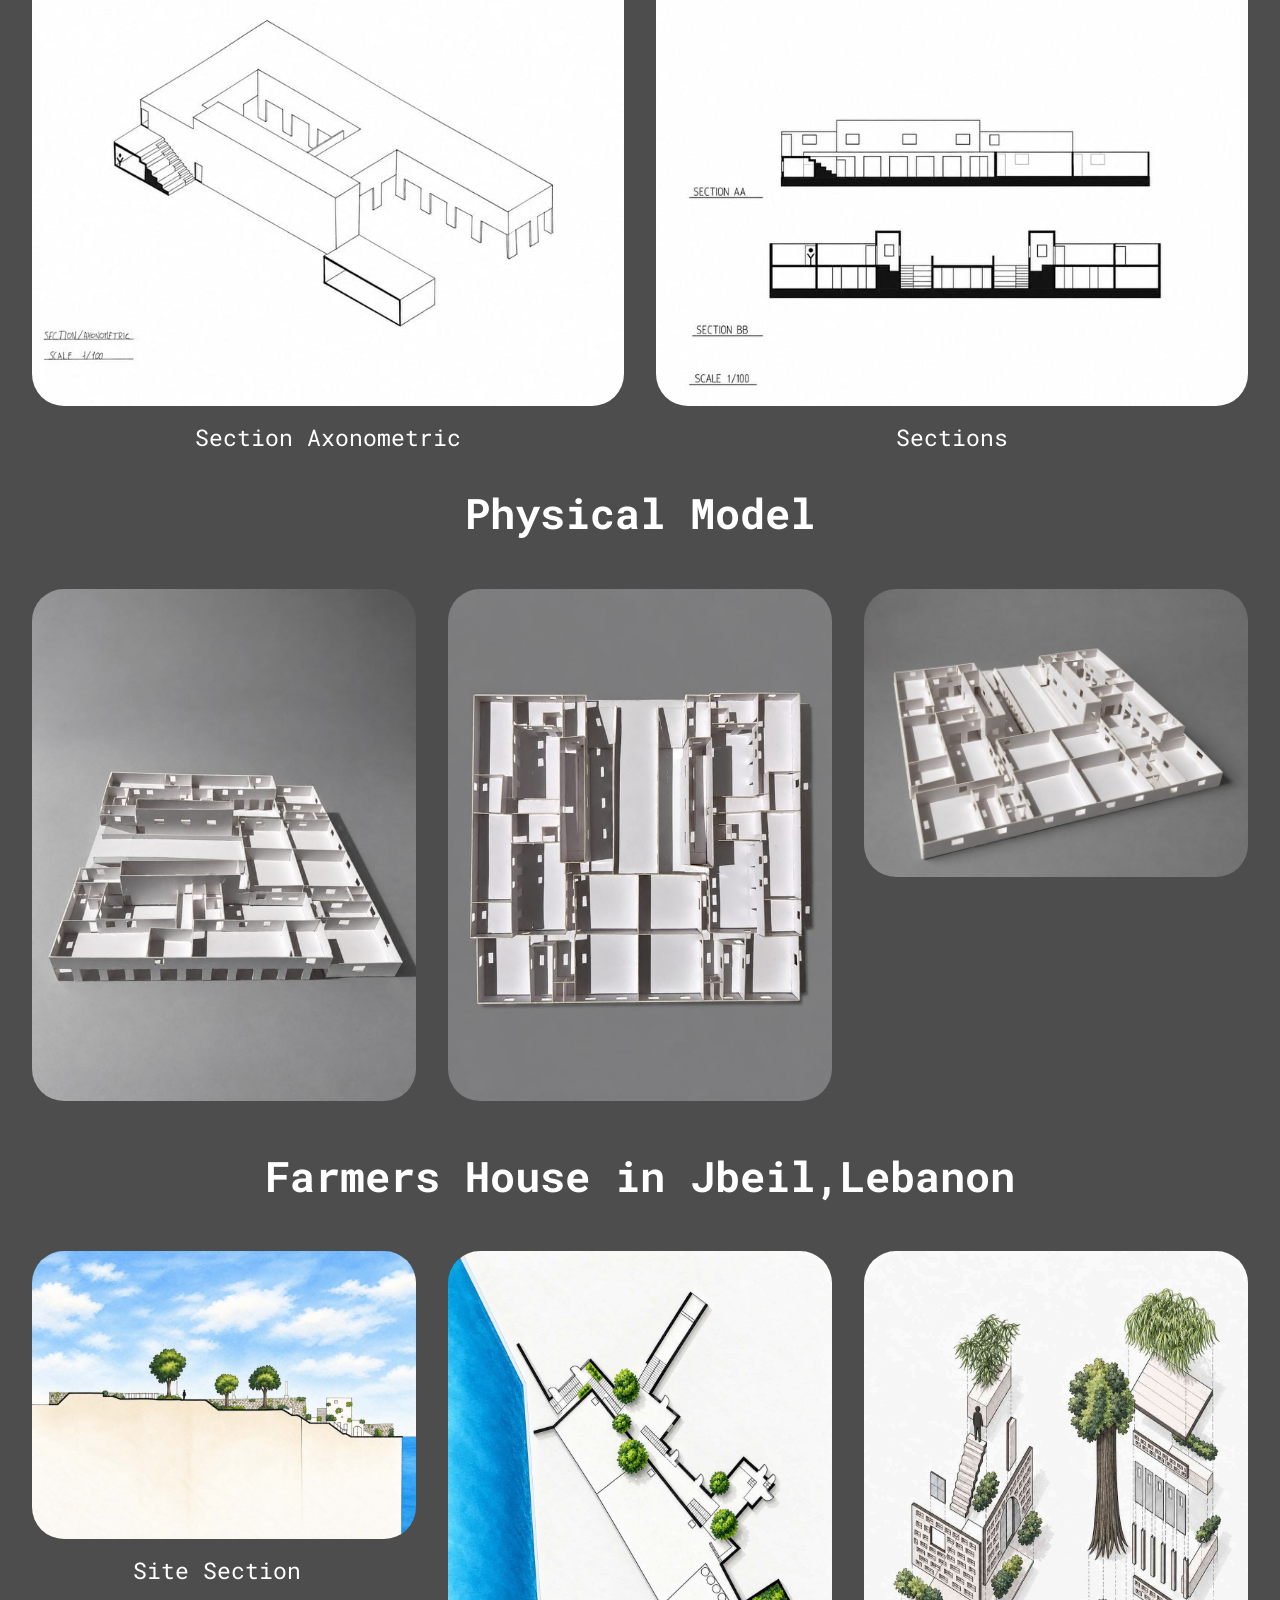
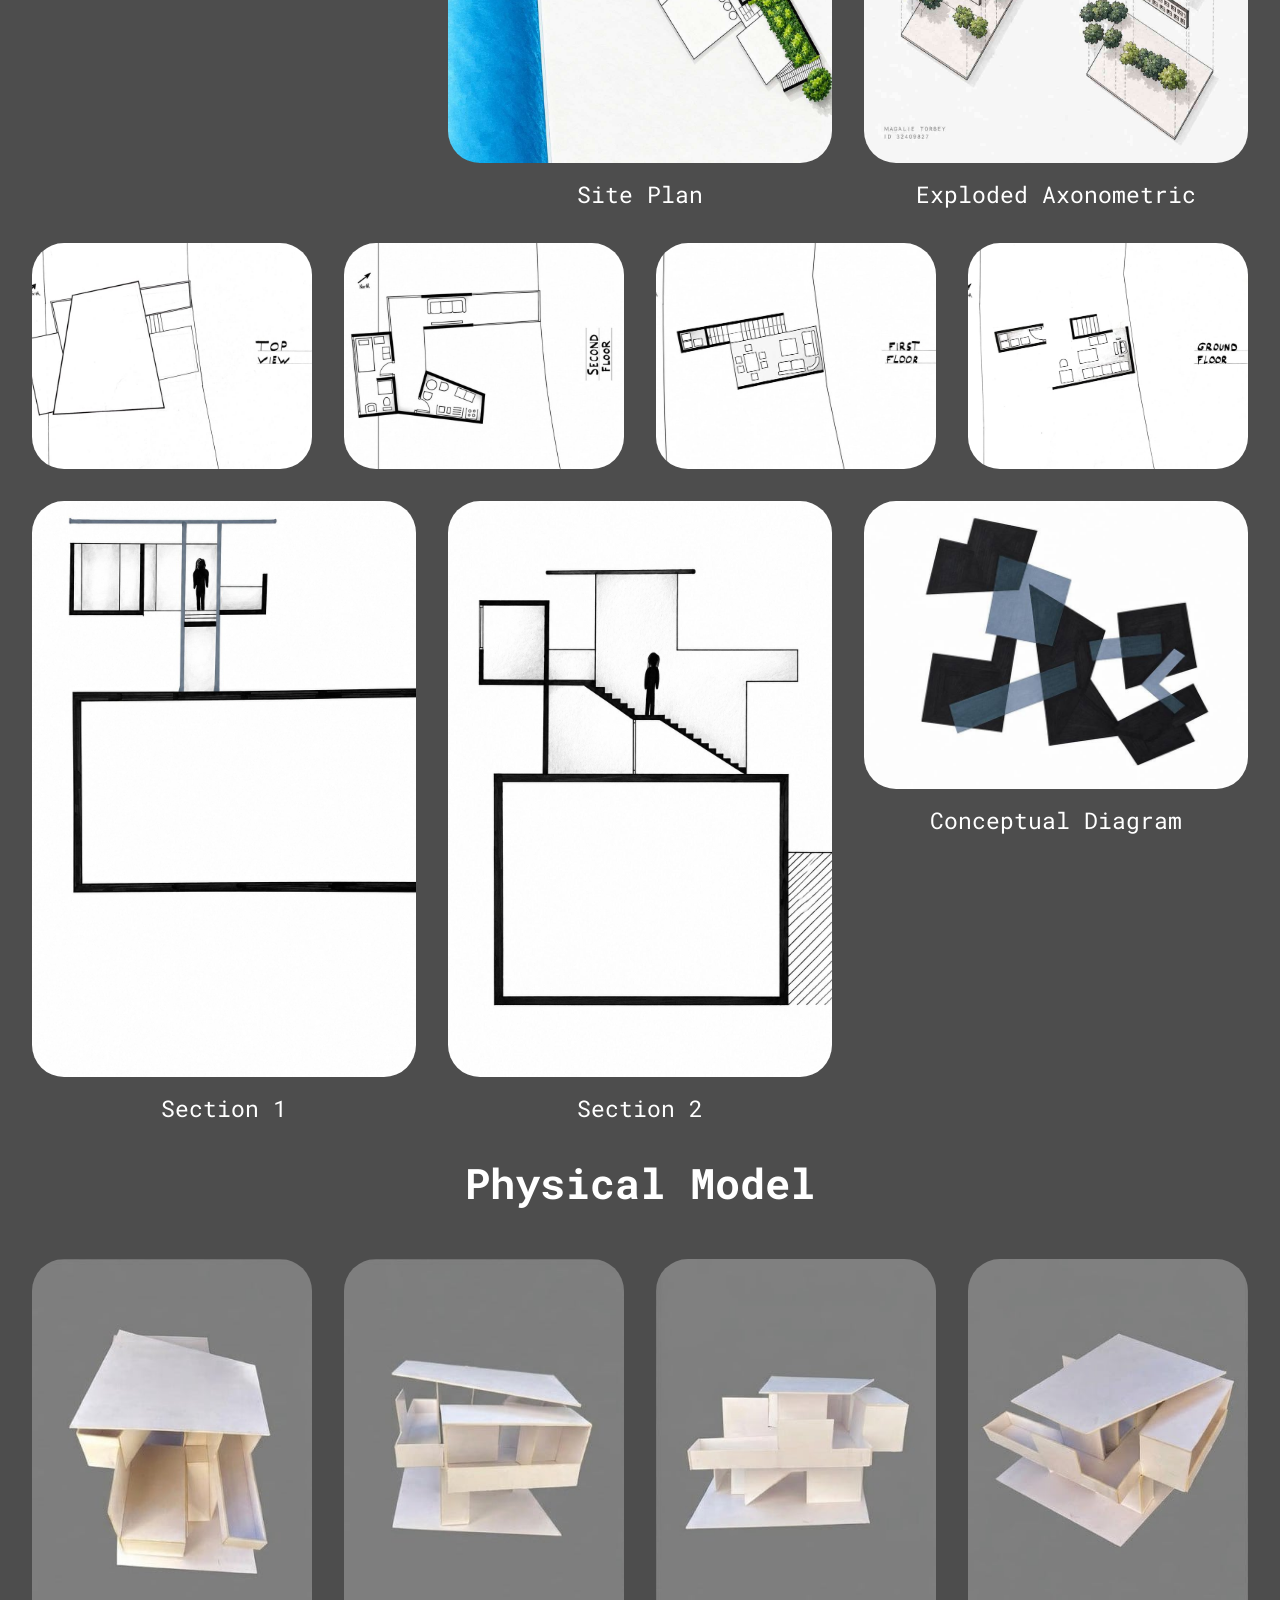
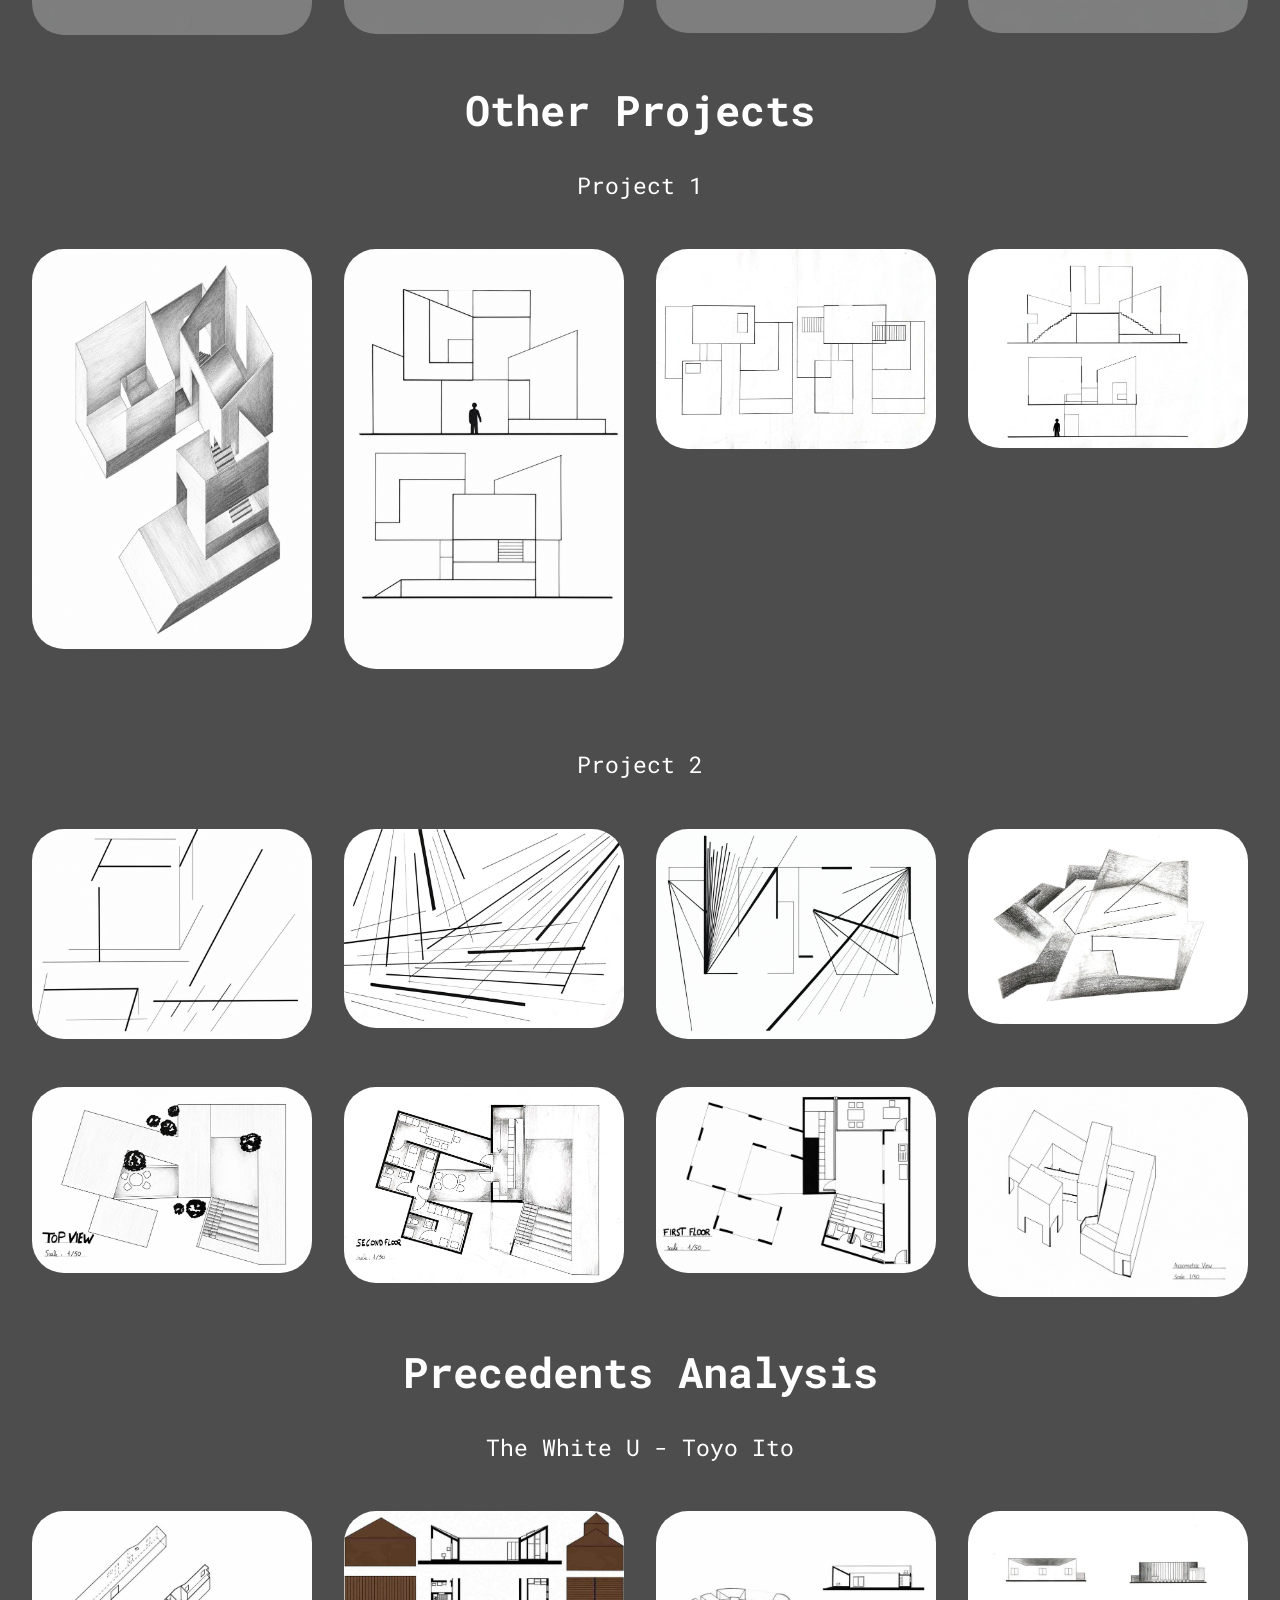
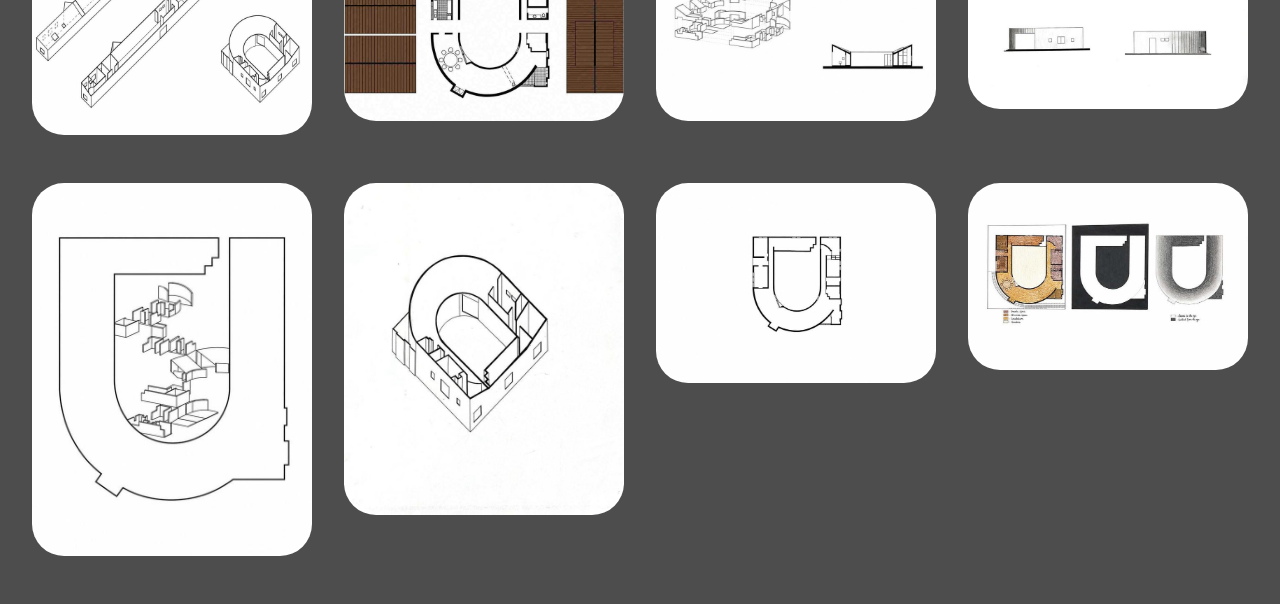
<file: page13.html>
<!DOCTYPE html>
<html  >
<head>
  
  <meta charset="UTF-8">
  <meta http-equiv="X-UA-Compatible" content="IE=edge">
  
  <meta name="viewport" content="width=device-width, initial-scale=1, minimum-scale=1">
  <link rel="shortcut icon" href="assets/images/chatgpt-image-aug-3-2026-06-01-18-pm-2.png" type="image/x-icon">
  <meta name="description" content="">
  
  
  <title>handdrawn projects</title>
  <link rel="stylesheet" href="assets/web/assets/mobirise-icons2/mobirise2.css">
  <link rel="stylesheet" href="assets/bootstrap/css/bootstrap.min.css">
  <link rel="stylesheet" href="assets/parallax/jarallax.css">
  <link rel="stylesheet" href="assets/web/assets/gdpr-plugin/gdpr-styles.css">
  <link rel="stylesheet" href="assets/animatecss/animate.css">
  <link rel="stylesheet" href="assets/dropdown/css/style.css">
  <link rel="stylesheet" href="assets/theme/css/style.css">
  <link rel="preload" href="https://fonts.googleapis.com/css?family=Roboto+Mono:100,200,300,400,500,600,700,100i,200i,300i,400i,500i,600i,700i&display=swap" as="style" onload="this.onload=null;this.rel='stylesheet'">
  <noscript><link rel="stylesheet" href="https://fonts.googleapis.com/css?family=Roboto+Mono:100,200,300,400,500,600,700,100i,200i,300i,400i,500i,600i,700i&display=swap"></noscript>
  <link rel="preload" as="style" href="assets/mobirise/css/mbr-additional.css?v=cs3sEH"><link rel="stylesheet" href="assets/mobirise/css/mbr-additional.css?v=cs3sEH" type="text/css">

  
  
  
</head>
<body>
  
  <section data-bs-version="5.1" class="menu menu5 cid-vvb9ewZpSf" once="menu" id="menu05-3y">
	

	<nav class="navbar navbar-dropdown navbar-fixed-top navbar-expand-lg">
		<div class="container">
			<div class="navbar-brand">
				<span class="navbar-logo">
					<a href="index.html#header18-5">
						<img src="assets/images/chatgpt-image-aug-3-2026-06-01-18-pm-2.png" alt="" style="height: 4.4rem;">
					</a>
				</span>
				<span class="navbar-caption-wrap"><a class="navbar-caption text-white text-primary display-7" href="index.html#header18-5">Magalie Torbey</a></span>
			</div>
			<button class="navbar-toggler" type="button" data-toggle="collapse" data-bs-toggle="collapse" data-target="#navbarSupportedContent" data-bs-target="#navbarSupportedContent" aria-controls="navbarNavAltMarkup" aria-expanded="false" aria-label="Toggle navigation">
				<div class="hamburger">
					<span></span>
					<span></span>
					<span></span>
					<span></span>
				</div>
			</button>
			<div class="collapse navbar-collapse" id="navbarSupportedContent">
				<ul class="navbar-nav nav-dropdown" data-app-modern-menu="true"><li class="nav-item">
						<a class="nav-link link text-white text-primary display-7" href="index.html#features06-4v" aria-expanded="false">Projects</a>
					</li><li class="nav-item">
						<a class="nav-link link text-white text-primary display-7" href="index.html#article04-9">About</a>
					</li>
					
					<li class="nav-item">
						<a class="nav-link link text-white text-primary display-7" href="index.html#contacts01-6">Contacts</a>
					</li></ul>
				<div class="navbar-buttons mbr-section-btn"><a class="btn btn-primary display-7" href="assets/files/MagalieTorbey--CV.pdf">C.V</a></div>
			</div>
		</div>
	</nav>
</section>

<section data-bs-version="5.1" class="header12 cid-vvb9exb4n6 mbr-fullscreen mbr-parallax-background" id="header12-3z">
  
  

  <div class="text-center container">
    
    <div class="row justify-content-center">
      <div class="col-md-12 content-head">
        <h1 class="mbr-section-title mbr-fonts-style mb-4 display-1"><strong>A Collection of Hand-Drawn Architectural Works</strong></h1>
        
        
      </div>
    </div>
  </div>
</section>

<section data-bs-version="5.1" class="gallery1 mbr-gallery cid-vvb9exlQZh" id="gallery01-40">
    
    

    <div class="container-fluid">
        <div class="row justify-content-center">
            <div class="col-12 content-head">
                <div class="mb-5">
                    <h3 class="mbr-section-title mbr-fonts-style align-center m-0 display-2"><strong>Multiverse</strong></h3>
                    <h4 class="mbr-section-subtitle mbr-fonts-style align-center mb-0 mt-4 display-7">This project explored creativity through the idea of adding a fictional element to an existing home. I chose my house in Bsalim and imagined an addition that acts as a gateway to a parallel universe existing alongside our own. In this alternate world, parallel versions of the people from the real house exist, sharing the same identity but living different experiences shaped by different choices and circumstances. The concept creates a connection between reality and imagination, exploring how one person could exist in multiple versions across different worlds.</h4>
                </div>
            </div>
        </div>
        
        <div class="row mbr-gallery">
            <div class="col-12 col-md-6 col-lg-4 item gallery-image">
                <div class="item-wrapper mb-3" data-toggle="modal" data-bs-toggle="modal" data-target="#vvvr9tj380-modal" data-bs-target="#vvvr9tj380-modal">
                    <img class="w-100" src="assets/images/w214-1184x846.webp" alt="Mobirise Website Builder" data-slide-to="0" data-bs-slide-to="0" data-target="#lb-vvvr9tj380" data-bs-target="#lb-vvvr9tj380">
                    <div class="icon-wrapper">
                        <span class="mobi-mbri mobi-mbri-search mbr-iconfont mbr-iconfont-btn"></span>
                    </div>
                </div>
                <h6 class="mbr-item-subtitle mbr-fonts-style align-center mb-0 mt-3 display-7">House Plan</h6>
            </div>
            <div class="col-12 col-md-6 col-lg-4 item gallery-image">
                <div class="item-wrapper mb-3" data-toggle="modal" data-bs-toggle="modal" data-target="#vvvr9tj380-modal" data-bs-target="#vvvr9tj380-modal">
                    <img class="w-100" src="assets/images/w215-1184x860.webp" alt="Mobirise Website Builder" data-slide-to="1" data-bs-slide-to="1" data-target="#lb-vvvr9tj380" data-bs-target="#lb-vvvr9tj380">
                    <div class="icon-wrapper">
                        <span class="mobi-mbri mobi-mbri-search mbr-iconfont mbr-iconfont-btn"></span>
                    </div>
                </div>
                <h6 class="mbr-item-subtitle mbr-fonts-style align-center mb-0 mt-3 display-7">Architectural Floor Plan</h6>
            </div>
            <div class="col-12 col-md-6 col-lg-4 item gallery-image">
                <div class="item-wrapper mb-3" data-toggle="modal" data-bs-toggle="modal" data-target="#vvvr9tj380-modal" data-bs-target="#vvvr9tj380-modal">
                    <img class="w-100" src="assets/images/w213-1184x789.webp" alt="Mobirise Website Builder" data-slide-to="2" data-bs-slide-to="2" data-target="#lb-vvvr9tj380" data-bs-target="#lb-vvvr9tj380">
                    <div class="icon-wrapper">
                        <span class="mobi-mbri mobi-mbri-search mbr-iconfont mbr-iconfont-btn"></span>
                    </div>
                </div>
                <h6 class="mbr-item-subtitle mbr-fonts-style align-center mb-0 mt-3 display-7">Furniture plan</h6>
            </div>
            
            
            
            
            
        </div>

        <div class="modal mbr-slider" tabindex="-1" role="dialog" aria-hidden="true" id="vvvr9tj380-modal">
            <div class="modal-dialog" role="document">
                <div class="modal-content">
                    <div class="modal-body">
                        <div class="carousel slide" data-pause="false" data-bs-pause="false" id="lb-vvvr9tj380" data-interval="5000" data-bs-interval="5000">
                            <div class="carousel-inner">
                                <div class="carousel-item active">
                                    <img class="d-block w-100" src="assets/images/w214-1184x846.webp" alt="Mobirise Website Builder">
                                </div>
                                <div class="carousel-item">
                                    <img class="d-block w-100" src="assets/images/w215-1184x860.webp" alt="Mobirise Website Builder">
                                </div>
                                <div class="carousel-item">
                                    <img class="d-block w-100" src="assets/images/w213-1184x789.webp" alt="Mobirise Website Builder">
                                </div>
                                
                                
                                
                                
                                
                            </div>
                            <ol class="carousel-indicators">
                                <li data-slide-to="0" data-bs-slide-to="0" class="active" data-target="#lb-vvvr9tj380" data-bs-target="#lb-vvvr9tj380"></li>
                                <li data-slide-to="1" data-bs-slide-to="1" data-target="#lb-vvvr9tj380" data-bs-target="#lb-vvvr9tj380"></li>
                                <li data-slide-to="2" data-bs-slide-to="2" data-target="#lb-vvvr9tj380" data-bs-target="#lb-vvvr9tj380"></li>
                                
                                
                                
                                
                                
                            </ol>
                            <a role="button" href="" class="close" data-dismiss="modal" data-bs-dismiss="modal" aria-label="Close">
                            </a>
                            <a class="carousel-control-prev carousel-control" role="button" data-slide="prev" data-bs-slide="prev" href="#lb-vvvr9tj380">
                                <span class="mobi-mbri mobi-mbri-arrow-prev" aria-hidden="true"></span>
                                <span class="sr-only visually-hidden">Previous</span>
                            </a>
                            <a class="carousel-control-next carousel-control" role="button" data-slide="next" data-bs-slide="next" href="#lb-vvvr9tj380">
                                <span class="mobi-mbri mobi-mbri-arrow-next" aria-hidden="true"></span>
                                <span class="sr-only visually-hidden">Next</span>
                            </a>
                        </div>
                    </div>
                </div>
            </div>
        </div>
    </div>
</section>

<section data-bs-version="5.1" class="gallery1 mbr-gallery cid-vvb9exEO9M" id="gallery01-41">
    
    

    <div class="container-fluid">
        <div class="row justify-content-center">
            <div class="col-12 content-head">
                <div class="mb-5">
                    <h3 class="mbr-section-title mbr-fonts-style align-center m-0 display-2"><strong>New Addition To The House</strong></h3>
                    <h4 class="mbr-section-subtitle mbr-fonts-style align-center mb-0 mt-4 display-7">Concept</h4>
                </div>
            </div>
        </div>
        
        <div class="row mbr-gallery">
            <div class="col-12 col-md-6 col-lg-3 item gallery-image">
                <div class="item-wrapper mb-3" data-toggle="modal" data-bs-toggle="modal" data-target="#vvvr9tyxiy-modal" data-bs-target="#vvvr9tyxiy-modal">
                    <img class="w-100" src="assets/images/w220-872x654.webp" alt="Mobirise Website Builder" data-slide-to="0" data-bs-slide-to="0" data-target="#lb-vvvr9tyxiy" data-bs-target="#lb-vvvr9tyxiy">
                    <div class="icon-wrapper">
                        <span class="mobi-mbri mobi-mbri-search mbr-iconfont mbr-iconfont-btn"></span>
                    </div>
                </div>
                
            </div>
            <div class="col-12 col-md-6 col-lg-3 item gallery-image">
                <div class="item-wrapper mb-3" data-toggle="modal" data-bs-toggle="modal" data-target="#vvvr9tyxiy-modal" data-bs-target="#vvvr9tyxiy-modal">
                    <img class="w-100" src="assets/images/w226-872x654.webp" alt="Mobirise Website Builder" data-slide-to="1" data-bs-slide-to="1" data-target="#lb-vvvr9tyxiy" data-bs-target="#lb-vvvr9tyxiy">
                    <div class="icon-wrapper">
                        <span class="mobi-mbri mobi-mbri-search mbr-iconfont mbr-iconfont-btn"></span>
                    </div>
                </div>
                
            </div>
            <div class="col-12 col-md-6 col-lg-3 item gallery-image">
                <div class="item-wrapper mb-3" data-toggle="modal" data-bs-toggle="modal" data-target="#vvvr9tyxiy-modal" data-bs-target="#vvvr9tyxiy-modal">
                    <img class="w-100" src="assets/images/w231-872x654.webp" alt="Mobirise Website Builder" data-slide-to="2" data-bs-slide-to="2" data-target="#lb-vvvr9tyxiy" data-bs-target="#lb-vvvr9tyxiy">
                    <div class="icon-wrapper">
                        <span class="mobi-mbri mobi-mbri-search mbr-iconfont mbr-iconfont-btn"></span>
                    </div>
                </div>
                
            </div><div class="col-12 col-md-6 col-lg-3 item gallery-image">
                <div class="item-wrapper mb-3" data-toggle="modal" data-bs-toggle="modal" data-target="#vvvr9tyxiy-modal" data-bs-target="#vvvr9tyxiy-modal">
                    <img class="w-100" src="assets/images/w225-872x607.webp" alt="Mobirise Website Builder" data-slide-to="3" data-bs-slide-to="3" data-target="#lb-vvvr9tyxiy" data-bs-target="#lb-vvvr9tyxiy">
                    <div class="icon-wrapper">
                        <span class="mobi-mbri mobi-mbri-search mbr-iconfont mbr-iconfont-btn"></span>
                    </div>
                </div>
                
            </div>
            
            
            
            
            
        </div>

        <div class="modal mbr-slider" tabindex="-1" role="dialog" aria-hidden="true" id="vvvr9tyxiy-modal">
            <div class="modal-dialog" role="document">
                <div class="modal-content">
                    <div class="modal-body">
                        <div class="carousel slide" data-pause="false" data-bs-pause="false" id="lb-vvvr9tyxiy" data-interval="5000" data-bs-interval="5000">
                            <div class="carousel-inner">
                                <div class="carousel-item active">
                                    <img class="d-block w-100" src="assets/images/w220-872x654.webp" alt="Mobirise Website Builder">
                                </div>
                                <div class="carousel-item">
                                    <img class="d-block w-100" src="assets/images/w226-872x654.webp" alt="Mobirise Website Builder">
                                </div>
                                <div class="carousel-item">
                                    <img class="d-block w-100" src="assets/images/w231-872x654.webp" alt="Mobirise Website Builder">
                                </div><div class="carousel-item">
                                    <img class="d-block w-100" src="assets/images/w225-872x607.webp" alt="Mobirise Website Builder">
                                </div>
                                
                                
                                
                                
                                
                            </div>
                            <ol class="carousel-indicators">
                                <li data-slide-to="0" data-bs-slide-to="0" class="active" data-target="#lb-vvvr9tyxiy" data-bs-target="#lb-vvvr9tyxiy"></li>
                                <li data-slide-to="1" data-bs-slide-to="1" data-target="#lb-vvvr9tyxiy" data-bs-target="#lb-vvvr9tyxiy"></li>
                                <li data-slide-to="2" data-bs-slide-to="2" data-target="#lb-vvvr9tyxiy" data-bs-target="#lb-vvvr9tyxiy"></li><li data-slide-to="3" data-bs-slide-to="3" data-target="#lb-vvvr9tyxiy" data-bs-target="#lb-vvvr9tyxiy"></li>
                                
                                
                                
                                
                                
                            </ol>
                            <a role="button" href="" class="close" data-dismiss="modal" data-bs-dismiss="modal" aria-label="Close">
                            </a>
                            <a class="carousel-control-prev carousel-control" role="button" data-slide="prev" data-bs-slide="prev" href="#lb-vvvr9tyxiy">
                                <span class="mobi-mbri mobi-mbri-arrow-prev" aria-hidden="true"></span>
                                <span class="sr-only visually-hidden">Previous</span>
                            </a>
                            <a class="carousel-control-next carousel-control" role="button" data-slide="next" data-bs-slide="next" href="#lb-vvvr9tyxiy">
                                <span class="mobi-mbri mobi-mbri-arrow-next" aria-hidden="true"></span>
                                <span class="sr-only visually-hidden">Next</span>
                            </a>
                        </div>
                    </div>
                </div>
            </div>
        </div>
    </div>
</section>

<section data-bs-version="5.1" class="gallery1 mbr-gallery cid-vvb9exYUIW" id="gallery01-42">
    
    

    <div class="container-fluid">
        <div class="row justify-content-center">
            <div class="col-12 content-head">
                
            </div>
        </div>
        
        <div class="row mbr-gallery">
            <div class="col-12 col-md-6 col-lg-3 item gallery-image">
                <div class="item-wrapper mb-3" data-toggle="modal" data-bs-toggle="modal" data-target="#vvvr9tODse-modal" data-bs-target="#vvvr9tODse-modal">
                    <img class="w-100" src="assets/images/w235-719x919.webp" alt="Mobirise Website Builder" data-slide-to="0" data-bs-slide-to="0" data-target="#lb-vvvr9tODse" data-bs-target="#lb-vvvr9tODse">
                    <div class="icon-wrapper">
                        <span class="mobi-mbri mobi-mbri-search mbr-iconfont mbr-iconfont-btn"></span>
                    </div>
                </div>
                
            </div>
            <div class="col-12 col-md-6 col-lg-3 item gallery-image">
                <div class="item-wrapper mb-3" data-toggle="modal" data-bs-toggle="modal" data-target="#vvvr9tODse-modal" data-bs-target="#vvvr9tODse-modal">
                    <img class="w-100" src="assets/images/w221-872x1163.webp" alt="Mobirise Website Builder" data-slide-to="1" data-bs-slide-to="1" data-target="#lb-vvvr9tODse" data-bs-target="#lb-vvvr9tODse">
                    <div class="icon-wrapper">
                        <span class="mobi-mbri mobi-mbri-search mbr-iconfont mbr-iconfont-btn"></span>
                    </div>
                </div>
                
            </div>
            <div class="col-12 col-md-6 col-lg-3 item gallery-image">
                <div class="item-wrapper mb-3" data-toggle="modal" data-bs-toggle="modal" data-target="#vvvr9tODse-modal" data-bs-target="#vvvr9tODse-modal">
                    <img class="w-100" src="assets/images/w229-872x1163.webp" alt="Mobirise Website Builder" data-slide-to="2" data-bs-slide-to="2" data-target="#lb-vvvr9tODse" data-bs-target="#lb-vvvr9tODse">
                    <div class="icon-wrapper">
                        <span class="mobi-mbri mobi-mbri-search mbr-iconfont mbr-iconfont-btn"></span>
                    </div>
                </div>
                
            </div><div class="col-12 col-md-6 col-lg-3 item gallery-image">
                <div class="item-wrapper mb-3" data-toggle="modal" data-bs-toggle="modal" data-target="#vvvr9tODse-modal" data-bs-target="#vvvr9tODse-modal">
                    <img class="w-100" src="assets/images/w223-872x1163.webp" alt="Mobirise Website Builder" data-slide-to="3" data-bs-slide-to="3" data-target="#lb-vvvr9tODse" data-bs-target="#lb-vvvr9tODse">
                    <div class="icon-wrapper">
                        <span class="mobi-mbri mobi-mbri-search mbr-iconfont mbr-iconfont-btn"></span>
                    </div>
                </div>
                
            </div>
            
            
            
            
            
        </div>

        <div class="modal mbr-slider" tabindex="-1" role="dialog" aria-hidden="true" id="vvvr9tODse-modal">
            <div class="modal-dialog" role="document">
                <div class="modal-content">
                    <div class="modal-body">
                        <div class="carousel slide" data-pause="false" data-bs-pause="false" id="lb-vvvr9tODse" data-interval="5000" data-bs-interval="5000">
                            <div class="carousel-inner">
                                <div class="carousel-item active">
                                    <img class="d-block w-100" src="assets/images/w235-719x919.webp" alt="Mobirise Website Builder">
                                </div>
                                <div class="carousel-item">
                                    <img class="d-block w-100" src="assets/images/w221-872x1163.webp" alt="Mobirise Website Builder">
                                </div>
                                <div class="carousel-item">
                                    <img class="d-block w-100" src="assets/images/w229-872x1163.webp" alt="Mobirise Website Builder">
                                </div><div class="carousel-item">
                                    <img class="d-block w-100" src="assets/images/w223-872x1163.webp" alt="Mobirise Website Builder">
                                </div>
                                
                                
                                
                                
                                
                            </div>
                            <ol class="carousel-indicators">
                                <li data-slide-to="0" data-bs-slide-to="0" class="active" data-target="#lb-vvvr9tODse" data-bs-target="#lb-vvvr9tODse"></li>
                                <li data-slide-to="1" data-bs-slide-to="1" data-target="#lb-vvvr9tODse" data-bs-target="#lb-vvvr9tODse"></li>
                                <li data-slide-to="2" data-bs-slide-to="2" data-target="#lb-vvvr9tODse" data-bs-target="#lb-vvvr9tODse"></li><li data-slide-to="3" data-bs-slide-to="3" data-target="#lb-vvvr9tODse" data-bs-target="#lb-vvvr9tODse"></li>
                                
                                
                                
                                
                                
                            </ol>
                            <a role="button" href="" class="close" data-dismiss="modal" data-bs-dismiss="modal" aria-label="Close">
                            </a>
                            <a class="carousel-control-prev carousel-control" role="button" data-slide="prev" data-bs-slide="prev" href="#lb-vvvr9tODse">
                                <span class="mobi-mbri mobi-mbri-arrow-prev" aria-hidden="true"></span>
                                <span class="sr-only visually-hidden">Previous</span>
                            </a>
                            <a class="carousel-control-next carousel-control" role="button" data-slide="next" data-bs-slide="next" href="#lb-vvvr9tODse">
                                <span class="mobi-mbri mobi-mbri-arrow-next" aria-hidden="true"></span>
                                <span class="sr-only visually-hidden">Next</span>
                            </a>
                        </div>
                    </div>
                </div>
            </div>
        </div>
    </div>
</section>

<section data-bs-version="5.1" class="gallery1 mbr-gallery cid-vvb9eyhZcW" id="gallery01-43">
    
    

    <div class="container-fluid">
        <div class="row justify-content-center">
            <div class="col-12 content-head">
                <div class="mb-5">
                    <h3 class="mbr-section-title mbr-fonts-style align-center m-0 display-2"><strong>Architectural Drawings&nbsp;</strong></h3>
                    
                </div>
            </div>
        </div>
        
        <div class="row mbr-gallery">
            <div class="col-12 col-md-6 col-lg-6 item gallery-image">
                <div class="item-wrapper mb-3" data-toggle="modal" data-bs-toggle="modal" data-target="#vvvr9u5gJ9-modal" data-bs-target="#vvvr9u5gJ9-modal">
                    <img class="w-100" src="assets/images/w218-1086x1448.webp" alt="Mobirise Website Builder" data-slide-to="0" data-bs-slide-to="0" data-target="#lb-vvvr9u5gJ9" data-bs-target="#lb-vvvr9u5gJ9">
                    <div class="icon-wrapper">
                        <span class="mobi-mbri mobi-mbri-search mbr-iconfont mbr-iconfont-btn"></span>
                    </div>
                </div>
                <h6 class="mbr-item-subtitle mbr-fonts-style align-center mb-0 mt-3 display-7">Plans</h6>
            </div>
            <div class="col-12 col-md-6 col-lg-6 item gallery-image">
                <div class="item-wrapper mb-3" data-toggle="modal" data-bs-toggle="modal" data-target="#vvvr9u5gJ9-modal" data-bs-target="#vvvr9u5gJ9-modal">
                    <img class="w-100" src="assets/images/w224-1122x1402.webp" alt="Mobirise Website Builder" data-slide-to="1" data-bs-slide-to="1" data-target="#lb-vvvr9u5gJ9" data-bs-target="#lb-vvvr9u5gJ9">
                    <div class="icon-wrapper">
                        <span class="mobi-mbri mobi-mbri-search mbr-iconfont mbr-iconfont-btn"></span>
                    </div>
                </div>
                <h6 class="mbr-item-subtitle mbr-fonts-style align-center mb-0 mt-3 display-7">Exploded Axonometric</h6>
            </div>
            
            
            
            
            
            
        </div>

        <div class="modal mbr-slider" tabindex="-1" role="dialog" aria-hidden="true" id="vvvr9u5gJ9-modal">
            <div class="modal-dialog" role="document">
                <div class="modal-content">
                    <div class="modal-body">
                        <div class="carousel slide" data-pause="false" data-bs-pause="false" id="lb-vvvr9u5gJ9" data-interval="5000" data-bs-interval="5000">
                            <div class="carousel-inner">
                                <div class="carousel-item active">
                                    <img class="d-block w-100" src="assets/images/w218-1086x1448.webp" alt="Mobirise Website Builder">
                                </div>
                                <div class="carousel-item">
                                    <img class="d-block w-100" src="assets/images/w224-1122x1402.webp" alt="Mobirise Website Builder">
                                </div>
                                
                                
                                
                                
                                
                                
                            </div>
                            <ol class="carousel-indicators">
                                <li data-slide-to="0" data-bs-slide-to="0" class="active" data-target="#lb-vvvr9u5gJ9" data-bs-target="#lb-vvvr9u5gJ9"></li>
                                <li data-slide-to="1" data-bs-slide-to="1" data-target="#lb-vvvr9u5gJ9" data-bs-target="#lb-vvvr9u5gJ9"></li>
                                
                                
                                
                                
                                
                                
                            </ol>
                            <a role="button" href="" class="close" data-dismiss="modal" data-bs-dismiss="modal" aria-label="Close">
                            </a>
                            <a class="carousel-control-prev carousel-control" role="button" data-slide="prev" data-bs-slide="prev" href="#lb-vvvr9u5gJ9">
                                <span class="mobi-mbri mobi-mbri-arrow-prev" aria-hidden="true"></span>
                                <span class="sr-only visually-hidden">Previous</span>
                            </a>
                            <a class="carousel-control-next carousel-control" role="button" data-slide="next" data-bs-slide="next" href="#lb-vvvr9u5gJ9">
                                <span class="mobi-mbri mobi-mbri-arrow-next" aria-hidden="true"></span>
                                <span class="sr-only visually-hidden">Next</span>
                            </a>
                        </div>
                    </div>
                </div>
            </div>
        </div>
    </div>
</section>

<section data-bs-version="5.1" class="gallery1 mbr-gallery cid-vvb9eyvZjY" id="gallery01-44">
    
    

    <div class="container-fluid">
        <div class="row justify-content-center">
            <div class="col-12 content-head">
                
            </div>
        </div>
        
        <div class="row mbr-gallery">
            <div class="col-12 col-md-6 col-lg-6 item gallery-image">
                <div class="item-wrapper mb-3" data-toggle="modal" data-bs-toggle="modal" data-target="#vvvr9uipya-modal" data-bs-target="#vvvr9uipya-modal">
                    <img class="w-100" src="assets/images/w228-1489x1056.webp" alt="Mobirise Website Builder" data-slide-to="0" data-bs-slide-to="0" data-target="#lb-vvvr9uipya" data-bs-target="#lb-vvvr9uipya">
                    <div class="icon-wrapper">
                        <span class="mobi-mbri mobi-mbri-search mbr-iconfont mbr-iconfont-btn"></span>
                    </div>
                </div>
                <h6 class="mbr-item-subtitle mbr-fonts-style align-center mb-0 mt-3 display-7">Section 1</h6>
            </div>
            <div class="col-12 col-md-6 col-lg-6 item gallery-image">
                <div class="item-wrapper mb-3" data-toggle="modal" data-bs-toggle="modal" data-target="#vvvr9uipya-modal" data-bs-target="#vvvr9uipya-modal">
                    <img class="w-100" src="assets/images/w232-1800x1274.webp" alt="Mobirise Website Builder" data-slide-to="1" data-bs-slide-to="1" data-target="#lb-vvvr9uipya" data-bs-target="#lb-vvvr9uipya">
                    <div class="icon-wrapper">
                        <span class="mobi-mbri mobi-mbri-search mbr-iconfont mbr-iconfont-btn"></span>
                    </div>
                </div>
                <h6 class="mbr-item-subtitle mbr-fonts-style align-center mb-0 mt-3 display-7">Section 2</h6>
            </div>
            
            
            
            
            
            
        </div>

        <div class="modal mbr-slider" tabindex="-1" role="dialog" aria-hidden="true" id="vvvr9uipya-modal">
            <div class="modal-dialog" role="document">
                <div class="modal-content">
                    <div class="modal-body">
                        <div class="carousel slide" data-pause="false" data-bs-pause="false" id="lb-vvvr9uipya" data-interval="5000" data-bs-interval="5000">
                            <div class="carousel-inner">
                                <div class="carousel-item active">
                                    <img class="d-block w-100" src="assets/images/w228-1489x1056.webp" alt="Mobirise Website Builder">
                                </div>
                                <div class="carousel-item">
                                    <img class="d-block w-100" src="assets/images/w232-1800x1274.webp" alt="Mobirise Website Builder">
                                </div>
                                
                                
                                
                                
                                
                                
                            </div>
                            <ol class="carousel-indicators">
                                <li data-slide-to="0" data-bs-slide-to="0" class="active" data-target="#lb-vvvr9uipya" data-bs-target="#lb-vvvr9uipya"></li>
                                <li data-slide-to="1" data-bs-slide-to="1" data-target="#lb-vvvr9uipya" data-bs-target="#lb-vvvr9uipya"></li>
                                
                                
                                
                                
                                
                                
                            </ol>
                            <a role="button" href="" class="close" data-dismiss="modal" data-bs-dismiss="modal" aria-label="Close">
                            </a>
                            <a class="carousel-control-prev carousel-control" role="button" data-slide="prev" data-bs-slide="prev" href="#lb-vvvr9uipya">
                                <span class="mobi-mbri mobi-mbri-arrow-prev" aria-hidden="true"></span>
                                <span class="sr-only visually-hidden">Previous</span>
                            </a>
                            <a class="carousel-control-next carousel-control" role="button" data-slide="next" data-bs-slide="next" href="#lb-vvvr9uipya">
                                <span class="mobi-mbri mobi-mbri-arrow-next" aria-hidden="true"></span>
                                <span class="sr-only visually-hidden">Next</span>
                            </a>
                        </div>
                    </div>
                </div>
            </div>
        </div>
    </div>
</section>

<section data-bs-version="5.1" class="gallery1 mbr-gallery cid-vvb9eyL8zR" id="gallery01-45">
    
    

    <div class="container-fluid">
        <div class="row justify-content-center">
            <div class="col-12 content-head">
                <div class="mb-5">
                    <h3 class="mbr-section-title mbr-fonts-style align-center m-0 display-2"><strong>Physical Model</strong></h3>
                    
                </div>
            </div>
        </div>
        
        <div class="row mbr-gallery">
            <div class="col-12 col-md-6 col-lg-3 item gallery-image">
                <div class="item-wrapper mb-3" data-toggle="modal" data-bs-toggle="modal" data-target="#vvvr9uwgb3-modal" data-bs-target="#vvvr9uwgb3-modal">
                    <img class="w-100" src="assets/images/w219-872x1163.webp" alt="Mobirise Website Builder" data-slide-to="0" data-bs-slide-to="0" data-target="#lb-vvvr9uwgb3" data-bs-target="#lb-vvvr9uwgb3">
                    <div class="icon-wrapper">
                        <span class="mobi-mbri mobi-mbri-search mbr-iconfont mbr-iconfont-btn"></span>
                    </div>
                </div>
                <h6 class="mbr-item-subtitle mbr-fonts-style align-center mb-0 mt-3 display-7">Final Model</h6>
            </div><div class="col-12 col-md-6 col-lg-3 item gallery-image">
                <div class="item-wrapper mb-3" data-toggle="modal" data-bs-toggle="modal" data-target="#vvvr9uwgb3-modal" data-bs-target="#vvvr9uwgb3-modal">
                    <img class="w-100" src="assets/images/w222-872x1163.webp" alt="Mobirise Website Builder" data-slide-to="1" data-bs-slide-to="1" data-target="#lb-vvvr9uwgb3" data-bs-target="#lb-vvvr9uwgb3">
                    <div class="icon-wrapper">
                        <span class="mobi-mbri mobi-mbri-search mbr-iconfont mbr-iconfont-btn"></span>
                    </div>
                </div>
                <h6 class="mbr-item-subtitle mbr-fonts-style align-center mb-0 mt-3 display-7">Final Model</h6>
            </div><div class="col-12 col-md-6 col-lg-3 item gallery-image">
                <div class="item-wrapper mb-3" data-toggle="modal" data-bs-toggle="modal" data-target="#vvvr9uwgb3-modal" data-bs-target="#vvvr9uwgb3-modal">
                    <img class="w-100" src="assets/images/w234-872x654.webp" alt="Mobirise Website Builder" data-slide-to="2" data-bs-slide-to="2" data-target="#lb-vvvr9uwgb3" data-bs-target="#lb-vvvr9uwgb3">
                    <div class="icon-wrapper">
                        <span class="mobi-mbri mobi-mbri-search mbr-iconfont mbr-iconfont-btn"></span>
                    </div>
                </div>
                <h6 class="mbr-item-subtitle mbr-fonts-style align-center mb-0 mt-3 display-7">Final Model</h6>
            </div><div class="col-12 col-md-6 col-lg-3 item gallery-image">
                <div class="item-wrapper mb-3" data-toggle="modal" data-bs-toggle="modal" data-target="#vvvr9uwgb3-modal" data-bs-target="#vvvr9uwgb3-modal">
                    <img class="w-100" src="assets/images/w233-872x654.webp" alt="Mobirise Website Builder" data-slide-to="3" data-bs-slide-to="3" data-target="#lb-vvvr9uwgb3" data-bs-target="#lb-vvvr9uwgb3">
                    <div class="icon-wrapper">
                        <span class="mobi-mbri mobi-mbri-search mbr-iconfont mbr-iconfont-btn"></span>
                    </div>
                </div>
                <h6 class="mbr-item-subtitle mbr-fonts-style align-center mb-0 mt-3 display-7">Final Model</h6>
            </div>
            
            
            
            
            
            
            
        </div>

        <div class="modal mbr-slider" tabindex="-1" role="dialog" aria-hidden="true" id="vvvr9uwgb3-modal">
            <div class="modal-dialog" role="document">
                <div class="modal-content">
                    <div class="modal-body">
                        <div class="carousel slide" data-pause="false" data-bs-pause="false" id="lb-vvvr9uwgb3" data-interval="5000" data-bs-interval="5000">
                            <div class="carousel-inner">
                                <div class="carousel-item active">
                                    <img class="d-block w-100" src="assets/images/w219-872x1163.webp" alt="Mobirise Website Builder">
                                </div><div class="carousel-item">
                                    <img class="d-block w-100" src="assets/images/w222-872x1163.webp" alt="Mobirise Website Builder">
                                </div><div class="carousel-item">
                                    <img class="d-block w-100" src="assets/images/w234-872x654.webp" alt="Mobirise Website Builder">
                                </div><div class="carousel-item">
                                    <img class="d-block w-100" src="assets/images/w233-872x654.webp" alt="Mobirise Website Builder">
                                </div>
                                
                                
                                
                                
                                
                                
                                
                            </div>
                            <ol class="carousel-indicators">
                                <li data-slide-to="0" data-bs-slide-to="0" class="active" data-target="#lb-vvvr9uwgb3" data-bs-target="#lb-vvvr9uwgb3"></li><li data-slide-to="1" data-bs-slide-to="1" class="" data-target="#lb-vvvr9uwgb3" data-bs-target="#lb-vvvr9uwgb3"></li><li data-slide-to="2" data-bs-slide-to="2" class="" data-target="#lb-vvvr9uwgb3" data-bs-target="#lb-vvvr9uwgb3"></li><li data-slide-to="3" data-bs-slide-to="3" class="" data-target="#lb-vvvr9uwgb3" data-bs-target="#lb-vvvr9uwgb3"></li>
                                
                                
                                
                                
                                
                                
                                
                            </ol>
                            <a role="button" href="" class="close" data-dismiss="modal" data-bs-dismiss="modal" aria-label="Close">
                            </a>
                            <a class="carousel-control-prev carousel-control" role="button" data-slide="prev" data-bs-slide="prev" href="#lb-vvvr9uwgb3">
                                <span class="mobi-mbri mobi-mbri-arrow-prev" aria-hidden="true"></span>
                                <span class="sr-only visually-hidden">Previous</span>
                            </a>
                            <a class="carousel-control-next carousel-control" role="button" data-slide="next" data-bs-slide="next" href="#lb-vvvr9uwgb3">
                                <span class="mobi-mbri mobi-mbri-arrow-next" aria-hidden="true"></span>
                                <span class="sr-only visually-hidden">Next</span>
                            </a>
                        </div>
                    </div>
                </div>
            </div>
        </div>
    </div>
</section>

<section data-bs-version="5.1" class="gallery1 mbr-gallery cid-vvgV9cCvVG" id="gallery01-4m">
    
    

    <div class="container-fluid">
        <div class="row justify-content-center">
            <div class="col-12 content-head">
                
            </div>
        </div>
        
        <div class="row mbr-gallery">
            <div class="col-12 col-md-6 col-lg-3 item gallery-image">
                <div class="item-wrapper mb-3" data-toggle="modal" data-bs-toggle="modal" data-target="#vvvr9uOj1i-modal" data-bs-target="#vvvr9uOj1i-modal">
                    <img class="w-100" src="assets/images/w217-872x724.webp" alt="Mobirise Website Builder" data-slide-to="0" data-bs-slide-to="0" data-target="#lb-vvvr9uOj1i" data-bs-target="#lb-vvvr9uOj1i">
                    <div class="icon-wrapper">
                        <span class="mobi-mbri mobi-mbri-search mbr-iconfont mbr-iconfont-btn"></span>
                    </div>
                </div>
                <h6 class="mbr-item-subtitle mbr-fonts-style align-center mb-0 mt-3 display-7">Final Model</h6>
            </div><div class="col-12 col-md-6 col-lg-3 item gallery-image">
                <div class="item-wrapper mb-3" data-toggle="modal" data-bs-toggle="modal" data-target="#vvvr9uOj1i-modal" data-bs-target="#vvvr9uOj1i-modal">
                    <img class="w-100" src="assets/images/w238-872x722.webp" alt="Mobirise Website Builder" data-slide-to="1" data-bs-slide-to="1" data-target="#lb-vvvr9uOj1i" data-bs-target="#lb-vvvr9uOj1i">
                    <div class="icon-wrapper">
                        <span class="mobi-mbri mobi-mbri-search mbr-iconfont mbr-iconfont-btn"></span>
                    </div>
                </div>
                <h6 class="mbr-item-subtitle mbr-fonts-style align-center mb-0 mt-3 display-7">Process Model</h6>
            </div><div class="col-12 col-md-6 col-lg-3 item gallery-image">
                <div class="item-wrapper mb-3" data-toggle="modal" data-bs-toggle="modal" data-target="#vvvr9uOj1i-modal" data-bs-target="#vvvr9uOj1i-modal">
                    <img class="w-100" src="assets/images/w236-750x1000.webp" alt="Mobirise Website Builder" data-slide-to="2" data-bs-slide-to="2" data-target="#lb-vvvr9uOj1i" data-bs-target="#lb-vvvr9uOj1i">
                    <div class="icon-wrapper">
                        <span class="mobi-mbri mobi-mbri-search mbr-iconfont mbr-iconfont-btn"></span>
                    </div>
                </div>
                <h6 class="mbr-item-subtitle mbr-fonts-style align-center mb-0 mt-3 display-7">Process Model</h6>
            </div><div class="col-12 col-md-6 col-lg-3 item gallery-image">
                <div class="item-wrapper mb-3" data-toggle="modal" data-bs-toggle="modal" data-target="#vvvr9uOj1i-modal" data-bs-target="#vvvr9uOj1i-modal">
                    <img class="w-100" src="assets/images/w237-750x1000.webp" alt="Mobirise Website Builder" data-slide-to="3" data-bs-slide-to="3" data-target="#lb-vvvr9uOj1i" data-bs-target="#lb-vvvr9uOj1i">
                    <div class="icon-wrapper">
                        <span class="mobi-mbri mobi-mbri-search mbr-iconfont mbr-iconfont-btn"></span>
                    </div>
                </div>
                <h6 class="mbr-item-subtitle mbr-fonts-style align-center mb-0 mt-3 display-7">Process Model</h6>
            </div>
            
            
            
            
            
            
            
        </div>

        <div class="modal mbr-slider" tabindex="-1" role="dialog" aria-hidden="true" id="vvvr9uOj1i-modal">
            <div class="modal-dialog" role="document">
                <div class="modal-content">
                    <div class="modal-body">
                        <div class="carousel slide" data-pause="false" data-bs-pause="false" id="lb-vvvr9uOj1i" data-interval="5000" data-bs-interval="5000">
                            <div class="carousel-inner">
                                <div class="carousel-item active">
                                    <img class="d-block w-100" src="assets/images/w217-872x724.webp" alt="Mobirise Website Builder">
                                </div><div class="carousel-item">
                                    <img class="d-block w-100" src="assets/images/w238-872x722.webp" alt="Mobirise Website Builder">
                                </div><div class="carousel-item">
                                    <img class="d-block w-100" src="assets/images/w236-750x1000.webp" alt="Mobirise Website Builder">
                                </div><div class="carousel-item">
                                    <img class="d-block w-100" src="assets/images/w237-750x1000.webp" alt="Mobirise Website Builder">
                                </div>
                                
                                
                                
                                
                                
                                
                                
                            </div>
                            <ol class="carousel-indicators">
                                <li data-slide-to="0" data-bs-slide-to="0" class="active" data-target="#lb-vvvr9uOj1i" data-bs-target="#lb-vvvr9uOj1i"></li><li data-slide-to="1" data-bs-slide-to="1" class="" data-target="#lb-vvvr9uOj1i" data-bs-target="#lb-vvvr9uOj1i"></li><li data-slide-to="2" data-bs-slide-to="2" class="" data-target="#lb-vvvr9uOj1i" data-bs-target="#lb-vvvr9uOj1i"></li><li data-slide-to="3" data-bs-slide-to="3" class="" data-target="#lb-vvvr9uOj1i" data-bs-target="#lb-vvvr9uOj1i"></li>
                                
                                
                                
                                
                                
                                
                                
                            </ol>
                            <a role="button" href="" class="close" data-dismiss="modal" data-bs-dismiss="modal" aria-label="Close">
                            </a>
                            <a class="carousel-control-prev carousel-control" role="button" data-slide="prev" data-bs-slide="prev" href="#lb-vvvr9uOj1i">
                                <span class="mobi-mbri mobi-mbri-arrow-prev" aria-hidden="true"></span>
                                <span class="sr-only visually-hidden">Previous</span>
                            </a>
                            <a class="carousel-control-next carousel-control" role="button" data-slide="next" data-bs-slide="next" href="#lb-vvvr9uOj1i">
                                <span class="mobi-mbri mobi-mbri-arrow-next" aria-hidden="true"></span>
                                <span class="sr-only visually-hidden">Next</span>
                            </a>
                        </div>
                    </div>
                </div>
            </div>
        </div>
    </div>
</section>

<section data-bs-version="5.1" class="gallery1 mbr-gallery cid-vvgtoadflx" id="gallery01-4i">
    
    

    <div class="container-fluid">
        <div class="row justify-content-center">
            <div class="col-12 content-head">
                <div class="mb-5">
                    <h3 class="mbr-section-title mbr-fonts-style align-center m-0 display-2"><strong>School in Africa</strong></h3>
                    
                </div>
            </div>
        </div>
        
        <div class="row mbr-gallery">
            <div class="col-12 col-md-6 col-lg-6 item gallery-image">
                <div class="item-wrapper mb-3" data-toggle="modal" data-bs-toggle="modal" data-target="#vvvr9v4aDt-modal" data-bs-target="#vvvr9v4aDt-modal">
                    <img class="w-100" src="assets/images/w272-800x620.webp" alt="Mobirise Website Builder" data-slide-to="0" data-bs-slide-to="0" data-target="#lb-vvvr9v4aDt" data-bs-target="#lb-vvvr9v4aDt">
                    <div class="icon-wrapper">
                        <span class="mobi-mbri mobi-mbri-search mbr-iconfont mbr-iconfont-btn"></span>
                    </div>
                </div>
                <h6 class="mbr-item-subtitle mbr-fonts-style align-center mb-0 mt-3 display-7">First Floor Plan</h6>
            </div>
            <div class="col-12 col-md-6 col-lg-6 item gallery-image">
                <div class="item-wrapper mb-3" data-toggle="modal" data-bs-toggle="modal" data-target="#vvvr9v4aDt-modal" data-bs-target="#vvvr9v4aDt-modal">
                    <img class="w-100" src="assets/images/w273-800x620.webp" alt="Mobirise Website Builder" data-slide-to="1" data-bs-slide-to="1" data-target="#lb-vvvr9v4aDt" data-bs-target="#lb-vvvr9v4aDt">
                    <div class="icon-wrapper">
                        <span class="mobi-mbri mobi-mbri-search mbr-iconfont mbr-iconfont-btn"></span>
                    </div>
                </div>
                <h6 class="mbr-item-subtitle mbr-fonts-style align-center mb-0 mt-3 display-7">GF Plan</h6>
            </div>
            
            
            
            
            
            
        </div>

        <div class="modal mbr-slider" tabindex="-1" role="dialog" aria-hidden="true" id="vvvr9v4aDt-modal">
            <div class="modal-dialog" role="document">
                <div class="modal-content">
                    <div class="modal-body">
                        <div class="carousel slide" data-pause="false" data-bs-pause="false" id="lb-vvvr9v4aDt" data-interval="5000" data-bs-interval="5000">
                            <div class="carousel-inner">
                                <div class="carousel-item active">
                                    <img class="d-block w-100" src="assets/images/w272-800x620.webp" alt="Mobirise Website Builder">
                                </div>
                                <div class="carousel-item">
                                    <img class="d-block w-100" src="assets/images/w273-800x620.webp" alt="Mobirise Website Builder">
                                </div>
                                
                                
                                
                                
                                
                                
                            </div>
                            <ol class="carousel-indicators">
                                <li data-slide-to="0" data-bs-slide-to="0" class="active" data-target="#lb-vvvr9v4aDt" data-bs-target="#lb-vvvr9v4aDt"></li>
                                <li data-slide-to="1" data-bs-slide-to="1" data-target="#lb-vvvr9v4aDt" data-bs-target="#lb-vvvr9v4aDt"></li>
                                
                                
                                
                                
                                
                                
                            </ol>
                            <a role="button" href="" class="close" data-dismiss="modal" data-bs-dismiss="modal" aria-label="Close">
                            </a>
                            <a class="carousel-control-prev carousel-control" role="button" data-slide="prev" data-bs-slide="prev" href="#lb-vvvr9v4aDt">
                                <span class="mobi-mbri mobi-mbri-arrow-prev" aria-hidden="true"></span>
                                <span class="sr-only visually-hidden">Previous</span>
                            </a>
                            <a class="carousel-control-next carousel-control" role="button" data-slide="next" data-bs-slide="next" href="#lb-vvvr9v4aDt">
                                <span class="mobi-mbri mobi-mbri-arrow-next" aria-hidden="true"></span>
                                <span class="sr-only visually-hidden">Next</span>
                            </a>
                        </div>
                    </div>
                </div>
            </div>
        </div>
    </div>
</section>

<section data-bs-version="5.1" class="gallery1 mbr-gallery cid-vvguAZ02ew" id="gallery01-4j">
    
    

    <div class="container-fluid">
        <div class="row justify-content-center">
            <div class="col-12 content-head">
                
            </div>
        </div>
        
        <div class="row mbr-gallery">
            <div class="col-12 col-md-6 col-lg-4 item gallery-image">
                <div class="item-wrapper mb-3" data-toggle="modal" data-bs-toggle="modal" data-target="#vvvr9viUbB-modal" data-bs-target="#vvvr9viUbB-modal">
                    <img class="w-100" src="assets/images/w265-640x800.webp" alt="Mobirise Website Builder" data-slide-to="0" data-bs-slide-to="0" data-target="#lb-vvvr9viUbB" data-bs-target="#lb-vvvr9viUbB">
                    <div class="icon-wrapper">
                        <span class="mobi-mbri mobi-mbri-search mbr-iconfont mbr-iconfont-btn"></span>
                    </div>
                </div>
                <h6 class="mbr-item-subtitle mbr-fonts-style align-center mb-0 mt-3 display-7">1 Unit GF Plan</h6>
            </div>
            <div class="col-12 col-md-6 col-lg-4 item gallery-image">
                <div class="item-wrapper mb-3" data-toggle="modal" data-bs-toggle="modal" data-target="#vvvr9viUbB-modal" data-bs-target="#vvvr9viUbB-modal">
                    <img class="w-100" src="assets/images/w264-640x800.webp" alt="Mobirise Website Builder" data-slide-to="1" data-bs-slide-to="1" data-target="#lb-vvvr9viUbB" data-bs-target="#lb-vvvr9viUbB">
                    <div class="icon-wrapper">
                        <span class="mobi-mbri mobi-mbri-search mbr-iconfont mbr-iconfont-btn"></span>
                    </div>
                </div>
                <h6 class="mbr-item-subtitle mbr-fonts-style align-center mb-0 mt-3 display-7">1 Unit First Floor Plan&nbsp;</h6>
            </div><div class="col-12 col-md-6 col-lg-4 item gallery-image">
                <div class="item-wrapper mb-3" data-toggle="modal" data-bs-toggle="modal" data-target="#vvvr9viUbB-modal" data-bs-target="#vvvr9viUbB-modal">
                    <img class="w-100" src="assets/images/w266-600x800.webp" alt="Mobirise Website Builder" data-slide-to="2" data-bs-slide-to="2" data-target="#lb-vvvr9viUbB" data-bs-target="#lb-vvvr9viUbB">
                    <div class="icon-wrapper">
                        <span class="mobi-mbri mobi-mbri-search mbr-iconfont mbr-iconfont-btn"></span>
                    </div>
                </div>
                <h6 class="mbr-item-subtitle mbr-fonts-style align-center mb-0 mt-3 display-7">Exploded Axonometric</h6>
            </div>
            
            
            
            
            
            
        </div>

        <div class="modal mbr-slider" tabindex="-1" role="dialog" aria-hidden="true" id="vvvr9viUbB-modal">
            <div class="modal-dialog" role="document">
                <div class="modal-content">
                    <div class="modal-body">
                        <div class="carousel slide" data-pause="false" data-bs-pause="false" id="lb-vvvr9viUbB" data-interval="5000" data-bs-interval="5000">
                            <div class="carousel-inner">
                                <div class="carousel-item active">
                                    <img class="d-block w-100" src="assets/images/w265-640x800.webp" alt="Mobirise Website Builder">
                                </div>
                                <div class="carousel-item">
                                    <img class="d-block w-100" src="assets/images/w264-640x800.webp" alt="Mobirise Website Builder">
                                </div><div class="carousel-item">
                                    <img class="d-block w-100" src="assets/images/w266-600x800.webp" alt="Mobirise Website Builder">
                                </div>
                                
                                
                                
                                
                                
                                
                            </div>
                            <ol class="carousel-indicators">
                                <li data-slide-to="0" data-bs-slide-to="0" class="active" data-target="#lb-vvvr9viUbB" data-bs-target="#lb-vvvr9viUbB"></li>
                                <li data-slide-to="1" data-bs-slide-to="1" data-target="#lb-vvvr9viUbB" data-bs-target="#lb-vvvr9viUbB"></li><li data-slide-to="2" data-bs-slide-to="2" data-target="#lb-vvvr9viUbB" data-bs-target="#lb-vvvr9viUbB"></li>
                                
                                
                                
                                
                                
                                
                            </ol>
                            <a role="button" href="" class="close" data-dismiss="modal" data-bs-dismiss="modal" aria-label="Close">
                            </a>
                            <a class="carousel-control-prev carousel-control" role="button" data-slide="prev" data-bs-slide="prev" href="#lb-vvvr9viUbB">
                                <span class="mobi-mbri mobi-mbri-arrow-prev" aria-hidden="true"></span>
                                <span class="sr-only visually-hidden">Previous</span>
                            </a>
                            <a class="carousel-control-next carousel-control" role="button" data-slide="next" data-bs-slide="next" href="#lb-vvvr9viUbB">
                                <span class="mobi-mbri mobi-mbri-arrow-next" aria-hidden="true"></span>
                                <span class="sr-only visually-hidden">Next</span>
                            </a>
                        </div>
                    </div>
                </div>
            </div>
        </div>
    </div>
</section>

<section data-bs-version="5.1" class="gallery1 mbr-gallery cid-vvgDHumrkx" id="gallery01-4k">
    
    

    <div class="container-fluid">
        <div class="row justify-content-center">
            <div class="col-12 content-head">
                
            </div>
        </div>
        
        <div class="row mbr-gallery">
            <div class="col-12 col-md-6 col-lg-6 item gallery-image">
                <div class="item-wrapper mb-3" data-toggle="modal" data-bs-toggle="modal" data-target="#vvvr9vApkt-modal" data-bs-target="#vvvr9vApkt-modal">
                    <img class="w-100" src="assets/images/w269-800x600.webp" alt="Mobirise Website Builder" data-slide-to="0" data-bs-slide-to="0" data-target="#lb-vvvr9vApkt" data-bs-target="#lb-vvvr9vApkt">
                    <div class="icon-wrapper">
                        <span class="mobi-mbri mobi-mbri-search mbr-iconfont mbr-iconfont-btn"></span>
                    </div>
                </div>
                <h6 class="mbr-item-subtitle mbr-fonts-style align-center mb-0 mt-3 display-7">Section Axonometric</h6>
            </div>
            <div class="col-12 col-md-6 col-lg-6 item gallery-image">
                <div class="item-wrapper mb-3" data-toggle="modal" data-bs-toggle="modal" data-target="#vvvr9vApkt-modal" data-bs-target="#vvvr9vApkt-modal">
                    <img class="w-100" src="assets/images/w271-800x600.webp" alt="Mobirise Website Builder" data-slide-to="1" data-bs-slide-to="1" data-target="#lb-vvvr9vApkt" data-bs-target="#lb-vvvr9vApkt">
                    <div class="icon-wrapper">
                        <span class="mobi-mbri mobi-mbri-search mbr-iconfont mbr-iconfont-btn"></span>
                    </div>
                </div>
                <h6 class="mbr-item-subtitle mbr-fonts-style align-center mb-0 mt-3 display-7">Sections</h6>
            </div>
            
            
            
            
            
            
        </div>

        <div class="modal mbr-slider" tabindex="-1" role="dialog" aria-hidden="true" id="vvvr9vApkt-modal">
            <div class="modal-dialog" role="document">
                <div class="modal-content">
                    <div class="modal-body">
                        <div class="carousel slide" data-pause="false" data-bs-pause="false" id="lb-vvvr9vApkt" data-interval="5000" data-bs-interval="5000">
                            <div class="carousel-inner">
                                <div class="carousel-item active">
                                    <img class="d-block w-100" src="assets/images/w269-800x600.webp" alt="Mobirise Website Builder">
                                </div>
                                <div class="carousel-item">
                                    <img class="d-block w-100" src="assets/images/w271-800x600.webp" alt="Mobirise Website Builder">
                                </div>
                                
                                
                                
                                
                                
                                
                            </div>
                            <ol class="carousel-indicators">
                                <li data-slide-to="0" data-bs-slide-to="0" class="active" data-target="#lb-vvvr9vApkt" data-bs-target="#lb-vvvr9vApkt"></li>
                                <li data-slide-to="1" data-bs-slide-to="1" data-target="#lb-vvvr9vApkt" data-bs-target="#lb-vvvr9vApkt"></li>
                                
                                
                                
                                
                                
                                
                            </ol>
                            <a role="button" href="" class="close" data-dismiss="modal" data-bs-dismiss="modal" aria-label="Close">
                            </a>
                            <a class="carousel-control-prev carousel-control" role="button" data-slide="prev" data-bs-slide="prev" href="#lb-vvvr9vApkt">
                                <span class="mobi-mbri mobi-mbri-arrow-prev" aria-hidden="true"></span>
                                <span class="sr-only visually-hidden">Previous</span>
                            </a>
                            <a class="carousel-control-next carousel-control" role="button" data-slide="next" data-bs-slide="next" href="#lb-vvvr9vApkt">
                                <span class="mobi-mbri mobi-mbri-arrow-next" aria-hidden="true"></span>
                                <span class="sr-only visually-hidden">Next</span>
                            </a>
                        </div>
                    </div>
                </div>
            </div>
        </div>
    </div>
</section>

<section data-bs-version="5.1" class="gallery1 mbr-gallery cid-vvgDPhslfC" id="gallery01-4l">
    
    

    <div class="container-fluid">
        <div class="row justify-content-center">
            <div class="col-12 content-head">
                <div class="mb-5">
                    <h3 class="mbr-section-title mbr-fonts-style align-center m-0 display-2"><strong>Physical Model</strong></h3>
                    
                </div>
            </div>
        </div>
        
        <div class="row mbr-gallery">
            <div class="col-12 col-md-6 col-lg-4 item gallery-image">
                <div class="item-wrapper mb-3" data-toggle="modal" data-bs-toggle="modal" data-target="#vvvr9vODlE-modal" data-bs-target="#vvvr9vODlE-modal">
                    <img class="w-100" src="assets/images/w267-600x800.webp" alt="Mobirise Website Builder" data-slide-to="0" data-bs-slide-to="0" data-target="#lb-vvvr9vODlE" data-bs-target="#lb-vvvr9vODlE">
                    <div class="icon-wrapper">
                        <span class="mobi-mbri mobi-mbri-search mbr-iconfont mbr-iconfont-btn"></span>
                    </div>
                </div>
                
            </div>
            <div class="col-12 col-md-6 col-lg-4 item gallery-image">
                <div class="item-wrapper mb-3" data-toggle="modal" data-bs-toggle="modal" data-target="#vvvr9vODlE-modal" data-bs-target="#vvvr9vODlE-modal">
                    <img class="w-100" src="assets/images/w270-600x800.webp" alt="Mobirise Website Builder" data-slide-to="1" data-bs-slide-to="1" data-target="#lb-vvvr9vODlE" data-bs-target="#lb-vvvr9vODlE">
                    <div class="icon-wrapper">
                        <span class="mobi-mbri mobi-mbri-search mbr-iconfont mbr-iconfont-btn"></span>
                    </div>
                </div>
                
            </div><div class="col-12 col-md-6 col-lg-4 item gallery-image">
                <div class="item-wrapper mb-3" data-toggle="modal" data-bs-toggle="modal" data-target="#vvvr9vODlE-modal" data-bs-target="#vvvr9vODlE-modal">
                    <img class="w-100" src="assets/images/w268-800x600.webp" alt="Mobirise Website Builder" data-slide-to="2" data-bs-slide-to="2" data-target="#lb-vvvr9vODlE" data-bs-target="#lb-vvvr9vODlE">
                    <div class="icon-wrapper">
                        <span class="mobi-mbri mobi-mbri-search mbr-iconfont mbr-iconfont-btn"></span>
                    </div>
                </div>
                
            </div>
            
            
            
            
            
            
        </div>

        <div class="modal mbr-slider" tabindex="-1" role="dialog" aria-hidden="true" id="vvvr9vODlE-modal">
            <div class="modal-dialog" role="document">
                <div class="modal-content">
                    <div class="modal-body">
                        <div class="carousel slide" data-pause="false" data-bs-pause="false" id="lb-vvvr9vODlE" data-interval="5000" data-bs-interval="5000">
                            <div class="carousel-inner">
                                <div class="carousel-item active">
                                    <img class="d-block w-100" src="assets/images/w267-600x800.webp" alt="Mobirise Website Builder">
                                </div>
                                <div class="carousel-item">
                                    <img class="d-block w-100" src="assets/images/w270-600x800.webp" alt="Mobirise Website Builder">
                                </div><div class="carousel-item">
                                    <img class="d-block w-100" src="assets/images/w268-800x600.webp" alt="Mobirise Website Builder">
                                </div>
                                
                                
                                
                                
                                
                                
                            </div>
                            <ol class="carousel-indicators">
                                <li data-slide-to="0" data-bs-slide-to="0" class="active" data-target="#lb-vvvr9vODlE" data-bs-target="#lb-vvvr9vODlE"></li>
                                <li data-slide-to="1" data-bs-slide-to="1" data-target="#lb-vvvr9vODlE" data-bs-target="#lb-vvvr9vODlE"></li><li data-slide-to="2" data-bs-slide-to="2" data-target="#lb-vvvr9vODlE" data-bs-target="#lb-vvvr9vODlE"></li>
                                
                                
                                
                                
                                
                                
                            </ol>
                            <a role="button" href="" class="close" data-dismiss="modal" data-bs-dismiss="modal" aria-label="Close">
                            </a>
                            <a class="carousel-control-prev carousel-control" role="button" data-slide="prev" data-bs-slide="prev" href="#lb-vvvr9vODlE">
                                <span class="mobi-mbri mobi-mbri-arrow-prev" aria-hidden="true"></span>
                                <span class="sr-only visually-hidden">Previous</span>
                            </a>
                            <a class="carousel-control-next carousel-control" role="button" data-slide="next" data-bs-slide="next" href="#lb-vvvr9vODlE">
                                <span class="mobi-mbri mobi-mbri-arrow-next" aria-hidden="true"></span>
                                <span class="sr-only visually-hidden">Next</span>
                            </a>
                        </div>
                    </div>
                </div>
            </div>
        </div>
    </div>
</section>

<section data-bs-version="5.1" class="gallery1 mbr-gallery cid-vvb9ez4rD2" id="gallery01-46">
    
    

    <div class="container-fluid">
        <div class="row justify-content-center">
            <div class="col-12 content-head">
                <div class="mb-5">
                    <h3 class="mbr-section-title mbr-fonts-style align-center m-0 display-2"><strong>Farmers House in Jbeil,Lebanon</strong></h3>
                    
                </div>
            </div>
        </div>
        
        <div class="row mbr-gallery">
            <div class="col-12 col-md-6 col-lg-4 item gallery-image">
                <div class="item-wrapper mb-3" data-toggle="modal" data-bs-toggle="modal" data-target="#vvvr9w48fL-modal" data-bs-target="#vvvr9w48fL-modal">
                    <img class="w-100" src="assets/images/w250-1184x888.webp" alt="Mobirise Website Builder" data-slide-to="0" data-bs-slide-to="0" data-target="#lb-vvvr9w48fL" data-bs-target="#lb-vvvr9w48fL">
                    <div class="icon-wrapper">
                        <span class="mobi-mbri mobi-mbri-search mbr-iconfont mbr-iconfont-btn"></span>
                    </div>
                </div>
                <h6 class="mbr-item-subtitle mbr-fonts-style align-center mb-0 mt-3 display-7">Site Section&nbsp;</h6>
            </div>
            <div class="col-12 col-md-6 col-lg-4 item gallery-image">
                <div class="item-wrapper mb-3" data-toggle="modal" data-bs-toggle="modal" data-target="#vvvr9w48fL-modal" data-bs-target="#vvvr9w48fL-modal">
                    <img class="w-100" src="assets/images/w252-1086x1448.webp" alt="Mobirise Website Builder" data-slide-to="1" data-bs-slide-to="1" data-target="#lb-vvvr9w48fL" data-bs-target="#lb-vvvr9w48fL">
                    <div class="icon-wrapper">
                        <span class="mobi-mbri mobi-mbri-search mbr-iconfont mbr-iconfont-btn"></span>
                    </div>
                </div>
                <h6 class="mbr-item-subtitle mbr-fonts-style align-center mb-0 mt-3 display-7">Site Plan</h6>
            </div><div class="col-12 col-md-6 col-lg-4 item gallery-image">
                <div class="item-wrapper mb-3" data-toggle="modal" data-bs-toggle="modal" data-target="#vvvr9w48fL-modal" data-bs-target="#vvvr9w48fL-modal">
                    <img class="w-100" src="assets/images/w246-1086x1448.webp" alt="Mobirise Website Builder" data-slide-to="2" data-bs-slide-to="2" data-target="#lb-vvvr9w48fL" data-bs-target="#lb-vvvr9w48fL">
                    <div class="icon-wrapper">
                        <span class="mobi-mbri mobi-mbri-search mbr-iconfont mbr-iconfont-btn"></span>
                    </div>
                </div>
                <h6 class="mbr-item-subtitle mbr-fonts-style align-center mb-0 mt-3 display-7">Exploded Axonometric</h6>
            </div>
            
            
            
            
            
            
        </div>

        <div class="modal mbr-slider" tabindex="-1" role="dialog" aria-hidden="true" id="vvvr9w48fL-modal">
            <div class="modal-dialog" role="document">
                <div class="modal-content">
                    <div class="modal-body">
                        <div class="carousel slide" data-pause="false" data-bs-pause="false" id="lb-vvvr9w48fL" data-interval="5000" data-bs-interval="5000">
                            <div class="carousel-inner">
                                <div class="carousel-item active">
                                    <img class="d-block w-100" src="assets/images/w250-1184x888.webp" alt="Mobirise Website Builder">
                                </div>
                                <div class="carousel-item">
                                    <img class="d-block w-100" src="assets/images/w252-1086x1448.webp" alt="Mobirise Website Builder">
                                </div><div class="carousel-item">
                                    <img class="d-block w-100" src="assets/images/w246-1086x1448.webp" alt="Mobirise Website Builder">
                                </div>
                                
                                
                                
                                
                                
                                
                            </div>
                            <ol class="carousel-indicators">
                                <li data-slide-to="0" data-bs-slide-to="0" class="active" data-target="#lb-vvvr9w48fL" data-bs-target="#lb-vvvr9w48fL"></li>
                                <li data-slide-to="1" data-bs-slide-to="1" data-target="#lb-vvvr9w48fL" data-bs-target="#lb-vvvr9w48fL"></li><li data-slide-to="2" data-bs-slide-to="2" data-target="#lb-vvvr9w48fL" data-bs-target="#lb-vvvr9w48fL"></li>
                                
                                
                                
                                
                                
                                
                            </ol>
                            <a role="button" href="" class="close" data-dismiss="modal" data-bs-dismiss="modal" aria-label="Close">
                            </a>
                            <a class="carousel-control-prev carousel-control" role="button" data-slide="prev" data-bs-slide="prev" href="#lb-vvvr9w48fL">
                                <span class="mobi-mbri mobi-mbri-arrow-prev" aria-hidden="true"></span>
                                <span class="sr-only visually-hidden">Previous</span>
                            </a>
                            <a class="carousel-control-next carousel-control" role="button" data-slide="next" data-bs-slide="next" href="#lb-vvvr9w48fL">
                                <span class="mobi-mbri mobi-mbri-arrow-next" aria-hidden="true"></span>
                                <span class="sr-only visually-hidden">Next</span>
                            </a>
                        </div>
                    </div>
                </div>
            </div>
        </div>
    </div>
</section>

<section data-bs-version="5.1" class="gallery1 mbr-gallery cid-vvb9ezmTTC" id="gallery01-47">
    
    

    <div class="container-fluid">
        <div class="row justify-content-center">
            <div class="col-12 content-head">
                
            </div>
        </div>
        
        <div class="row mbr-gallery">
            <div class="col-12 col-md-6 col-lg-3 item gallery-image">
                <div class="item-wrapper mb-3" data-toggle="modal" data-bs-toggle="modal" data-target="#vvvr9wn62p-modal" data-bs-target="#vvvr9wn62p-modal">
                    <img class="w-100" src="assets/images/w254-872x612.webp" alt="Mobirise Website Builder" data-slide-to="0" data-bs-slide-to="0" data-target="#lb-vvvr9wn62p" data-bs-target="#lb-vvvr9wn62p">
                    <div class="icon-wrapper">
                        <span class="mobi-mbri mobi-mbri-search mbr-iconfont mbr-iconfont-btn"></span>
                    </div>
                </div>
                
            </div>
            <div class="col-12 col-md-6 col-lg-3 item gallery-image">
                <div class="item-wrapper mb-3" data-toggle="modal" data-bs-toggle="modal" data-target="#vvvr9wn62p-modal" data-bs-target="#vvvr9wn62p-modal">
                    <img class="w-100" src="assets/images/w245-872x654.webp" alt="Mobirise Website Builder" data-slide-to="1" data-bs-slide-to="1" data-target="#lb-vvvr9wn62p" data-bs-target="#lb-vvvr9wn62p">
                    <div class="icon-wrapper">
                        <span class="mobi-mbri mobi-mbri-search mbr-iconfont mbr-iconfont-btn"></span>
                    </div>
                </div>
                
            </div><div class="col-12 col-md-6 col-lg-3 item gallery-image">
                <div class="item-wrapper mb-3" data-toggle="modal" data-bs-toggle="modal" data-target="#vvvr9wn62p-modal" data-bs-target="#vvvr9wn62p-modal">
                    <img class="w-100" src="assets/images/w251-872x581.webp" alt="Mobirise Website Builder" data-slide-to="2" data-bs-slide-to="2" data-target="#lb-vvvr9wn62p" data-bs-target="#lb-vvvr9wn62p">
                    <div class="icon-wrapper">
                        <span class="mobi-mbri mobi-mbri-search mbr-iconfont mbr-iconfont-btn"></span>
                    </div>
                </div>
                
            </div><div class="col-12 col-md-6 col-lg-3 item gallery-image">
                <div class="item-wrapper mb-3" data-toggle="modal" data-bs-toggle="modal" data-target="#vvvr9wn62p-modal" data-bs-target="#vvvr9wn62p-modal">
                    <img class="w-100" src="assets/images/w255-872x605.webp" alt="Mobirise Website Builder" data-slide-to="3" data-bs-slide-to="3" data-target="#lb-vvvr9wn62p" data-bs-target="#lb-vvvr9wn62p">
                    <div class="icon-wrapper">
                        <span class="mobi-mbri mobi-mbri-search mbr-iconfont mbr-iconfont-btn"></span>
                    </div>
                </div>
                
            </div>
            
            
            
            
            
            
        </div>

        <div class="modal mbr-slider" tabindex="-1" role="dialog" aria-hidden="true" id="vvvr9wn62p-modal">
            <div class="modal-dialog" role="document">
                <div class="modal-content">
                    <div class="modal-body">
                        <div class="carousel slide" data-pause="false" data-bs-pause="false" id="lb-vvvr9wn62p" data-interval="5000" data-bs-interval="5000">
                            <div class="carousel-inner">
                                <div class="carousel-item active">
                                    <img class="d-block w-100" src="assets/images/w254-872x612.webp" alt="Mobirise Website Builder">
                                </div>
                                <div class="carousel-item">
                                    <img class="d-block w-100" src="assets/images/w245-872x654.webp" alt="Mobirise Website Builder">
                                </div><div class="carousel-item">
                                    <img class="d-block w-100" src="assets/images/w251-872x581.webp" alt="Mobirise Website Builder">
                                </div><div class="carousel-item">
                                    <img class="d-block w-100" src="assets/images/w255-872x605.webp" alt="Mobirise Website Builder">
                                </div>
                                
                                
                                
                                
                                
                                
                            </div>
                            <ol class="carousel-indicators">
                                <li data-slide-to="0" data-bs-slide-to="0" class="active" data-target="#lb-vvvr9wn62p" data-bs-target="#lb-vvvr9wn62p"></li>
                                <li data-slide-to="1" data-bs-slide-to="1" data-target="#lb-vvvr9wn62p" data-bs-target="#lb-vvvr9wn62p"></li><li data-slide-to="2" data-bs-slide-to="2" data-target="#lb-vvvr9wn62p" data-bs-target="#lb-vvvr9wn62p"></li><li data-slide-to="3" data-bs-slide-to="3" data-target="#lb-vvvr9wn62p" data-bs-target="#lb-vvvr9wn62p"></li>
                                
                                
                                
                                
                                
                                
                            </ol>
                            <a role="button" href="" class="close" data-dismiss="modal" data-bs-dismiss="modal" aria-label="Close">
                            </a>
                            <a class="carousel-control-prev carousel-control" role="button" data-slide="prev" data-bs-slide="prev" href="#lb-vvvr9wn62p">
                                <span class="mobi-mbri mobi-mbri-arrow-prev" aria-hidden="true"></span>
                                <span class="sr-only visually-hidden">Previous</span>
                            </a>
                            <a class="carousel-control-next carousel-control" role="button" data-slide="next" data-bs-slide="next" href="#lb-vvvr9wn62p">
                                <span class="mobi-mbri mobi-mbri-arrow-next" aria-hidden="true"></span>
                                <span class="sr-only visually-hidden">Next</span>
                            </a>
                        </div>
                    </div>
                </div>
            </div>
        </div>
    </div>
</section>

<section data-bs-version="5.1" class="gallery1 mbr-gallery cid-vvb9ezICZc" id="gallery01-48">
    
    

    <div class="container-fluid">
        <div class="row justify-content-center">
            <div class="col-12 content-head">
                
            </div>
        </div>
        
        <div class="row mbr-gallery">
            <div class="col-12 col-md-6 col-lg-4 item gallery-image">
                <div class="item-wrapper mb-3" data-toggle="modal" data-bs-toggle="modal" data-target="#vvvr9wEIYu-modal" data-bs-target="#vvvr9wEIYu-modal">
                    <img class="w-100" src="assets/images/w244-1024x1536.webp" alt="Mobirise Website Builder" data-slide-to="0" data-bs-slide-to="0" data-target="#lb-vvvr9wEIYu" data-bs-target="#lb-vvvr9wEIYu">
                    <div class="icon-wrapper">
                        <span class="mobi-mbri mobi-mbri-search mbr-iconfont mbr-iconfont-btn"></span>
                    </div>
                </div>
                <h6 class="mbr-item-subtitle mbr-fonts-style align-center mb-0 mt-3 display-7">Section 1</h6>
            </div>
            <div class="col-12 col-md-6 col-lg-4 item gallery-image">
                <div class="item-wrapper mb-3" data-toggle="modal" data-bs-toggle="modal" data-target="#vvvr9wEIYu-modal" data-bs-target="#vvvr9wEIYu-modal">
                    <img class="w-100" src="assets/images/w247-1024x1536.webp" alt="Mobirise Website Builder" data-slide-to="1" data-bs-slide-to="1" data-target="#lb-vvvr9wEIYu" data-bs-target="#lb-vvvr9wEIYu">
                    <div class="icon-wrapper">
                        <span class="mobi-mbri mobi-mbri-search mbr-iconfont mbr-iconfont-btn"></span>
                    </div>
                </div>
                <h6 class="mbr-item-subtitle mbr-fonts-style align-center mb-0 mt-3 display-7">Section 2</h6>
            </div><div class="col-12 col-md-6 col-lg-4 item gallery-image">
                <div class="item-wrapper mb-3" data-toggle="modal" data-bs-toggle="modal" data-target="#vvvr9wEIYu-modal" data-bs-target="#vvvr9wEIYu-modal">
                    <img class="w-100" src="assets/images/w243-800x600.webp" alt="Mobirise Website Builder" data-slide-to="2" data-bs-slide-to="2" data-target="#lb-vvvr9wEIYu" data-bs-target="#lb-vvvr9wEIYu">
                    <div class="icon-wrapper">
                        <span class="mobi-mbri mobi-mbri-search mbr-iconfont mbr-iconfont-btn"></span>
                    </div>
                </div>
                <h6 class="mbr-item-subtitle mbr-fonts-style align-center mb-0 mt-3 display-7">Conceptual Diagram</h6>
            </div>
            
            
            
            
            
            
        </div>

        <div class="modal mbr-slider" tabindex="-1" role="dialog" aria-hidden="true" id="vvvr9wEIYu-modal">
            <div class="modal-dialog" role="document">
                <div class="modal-content">
                    <div class="modal-body">
                        <div class="carousel slide" data-pause="false" data-bs-pause="false" id="lb-vvvr9wEIYu" data-interval="5000" data-bs-interval="5000">
                            <div class="carousel-inner">
                                <div class="carousel-item active">
                                    <img class="d-block w-100" src="assets/images/w244-1024x1536.webp" alt="Mobirise Website Builder">
                                </div>
                                <div class="carousel-item">
                                    <img class="d-block w-100" src="assets/images/w247-1024x1536.webp" alt="Mobirise Website Builder">
                                </div><div class="carousel-item">
                                    <img class="d-block w-100" src="assets/images/w243-800x600.webp" alt="Mobirise Website Builder">
                                </div>
                                
                                
                                
                                
                                
                                
                            </div>
                            <ol class="carousel-indicators">
                                <li data-slide-to="0" data-bs-slide-to="0" class="active" data-target="#lb-vvvr9wEIYu" data-bs-target="#lb-vvvr9wEIYu"></li>
                                <li data-slide-to="1" data-bs-slide-to="1" data-target="#lb-vvvr9wEIYu" data-bs-target="#lb-vvvr9wEIYu"></li><li data-slide-to="2" data-bs-slide-to="2" data-target="#lb-vvvr9wEIYu" data-bs-target="#lb-vvvr9wEIYu"></li>
                                
                                
                                
                                
                                
                                
                            </ol>
                            <a role="button" href="" class="close" data-dismiss="modal" data-bs-dismiss="modal" aria-label="Close">
                            </a>
                            <a class="carousel-control-prev carousel-control" role="button" data-slide="prev" data-bs-slide="prev" href="#lb-vvvr9wEIYu">
                                <span class="mobi-mbri mobi-mbri-arrow-prev" aria-hidden="true"></span>
                                <span class="sr-only visually-hidden">Previous</span>
                            </a>
                            <a class="carousel-control-next carousel-control" role="button" data-slide="next" data-bs-slide="next" href="#lb-vvvr9wEIYu">
                                <span class="mobi-mbri mobi-mbri-arrow-next" aria-hidden="true"></span>
                                <span class="sr-only visually-hidden">Next</span>
                            </a>
                        </div>
                    </div>
                </div>
            </div>
        </div>
    </div>
</section>

<section data-bs-version="5.1" class="gallery1 mbr-gallery cid-vvh4prBgqG" id="gallery01-4q">
    
    

    <div class="container-fluid">
        <div class="row justify-content-center">
            <div class="col-12 content-head">
                <div class="mb-5">
                    <h3 class="mbr-section-title mbr-fonts-style align-center m-0 display-2"><strong>Physical Model</strong></h3>
                    
                </div>
            </div>
        </div>
        
        <div class="row mbr-gallery">
            <div class="col-12 col-md-6 col-lg-3 item gallery-image">
                <div class="item-wrapper mb-3" data-toggle="modal" data-bs-toggle="modal" data-target="#vvvr9wXwKY-modal" data-bs-target="#vvvr9wXwKY-modal">
                    <img class="w-100" src="assets/images/w239-378x507.webp" alt="Mobirise Website Builder" data-slide-to="0" data-bs-slide-to="0" data-target="#lb-vvvr9wXwKY" data-bs-target="#lb-vvvr9wXwKY">
                    <div class="icon-wrapper">
                        <span class="mobi-mbri mobi-mbri-search mbr-iconfont mbr-iconfont-btn"></span>
                    </div>
                </div>
                
            </div>
            <div class="col-12 col-md-6 col-lg-3 item gallery-image">
                <div class="item-wrapper mb-3" data-toggle="modal" data-bs-toggle="modal" data-target="#vvvr9wXwKY-modal" data-bs-target="#vvvr9wXwKY-modal">
                    <img class="w-100" src="assets/images/w240-379x507.webp" alt="Mobirise Website Builder" data-slide-to="1" data-bs-slide-to="1" data-target="#lb-vvvr9wXwKY" data-bs-target="#lb-vvvr9wXwKY">
                    <div class="icon-wrapper">
                        <span class="mobi-mbri mobi-mbri-search mbr-iconfont mbr-iconfont-btn"></span>
                    </div>
                </div>
                
            </div><div class="col-12 col-md-6 col-lg-3 item gallery-image">
                <div class="item-wrapper mb-3" data-toggle="modal" data-bs-toggle="modal" data-target="#vvvr9wXwKY-modal" data-bs-target="#vvvr9wXwKY-modal">
                    <img class="w-100" src="assets/images/w241-381x508.webp" alt="Mobirise Website Builder" data-slide-to="2" data-bs-slide-to="2" data-target="#lb-vvvr9wXwKY" data-bs-target="#lb-vvvr9wXwKY">
                    <div class="icon-wrapper">
                        <span class="mobi-mbri mobi-mbri-search mbr-iconfont mbr-iconfont-btn"></span>
                    </div>
                </div>
                
            </div><div class="col-12 col-md-6 col-lg-3 item gallery-image">
                <div class="item-wrapper mb-3" data-toggle="modal" data-bs-toggle="modal" data-target="#vvvr9wXwKY-modal" data-bs-target="#vvvr9wXwKY-modal">
                    <img class="w-100" src="assets/images/w242-381x508.webp" alt="Mobirise Website Builder" data-slide-to="3" data-bs-slide-to="3" data-target="#lb-vvvr9wXwKY" data-bs-target="#lb-vvvr9wXwKY">
                    <div class="icon-wrapper">
                        <span class="mobi-mbri mobi-mbri-search mbr-iconfont mbr-iconfont-btn"></span>
                    </div>
                </div>
                
            </div>
            
            
            
            
            
            
        </div>

        <div class="modal mbr-slider" tabindex="-1" role="dialog" aria-hidden="true" id="vvvr9wXwKY-modal">
            <div class="modal-dialog" role="document">
                <div class="modal-content">
                    <div class="modal-body">
                        <div class="carousel slide" data-pause="false" data-bs-pause="false" id="lb-vvvr9wXwKY" data-interval="5000" data-bs-interval="5000">
                            <div class="carousel-inner">
                                <div class="carousel-item active">
                                    <img class="d-block w-100" src="assets/images/w239-378x507.webp" alt="Mobirise Website Builder">
                                </div>
                                <div class="carousel-item">
                                    <img class="d-block w-100" src="assets/images/w240-379x507.webp" alt="Mobirise Website Builder">
                                </div><div class="carousel-item">
                                    <img class="d-block w-100" src="assets/images/w241-381x508.webp" alt="Mobirise Website Builder">
                                </div><div class="carousel-item">
                                    <img class="d-block w-100" src="assets/images/w242-381x508.webp" alt="Mobirise Website Builder">
                                </div>
                                
                                
                                
                                
                                
                                
                            </div>
                            <ol class="carousel-indicators">
                                <li data-slide-to="0" data-bs-slide-to="0" class="active" data-target="#lb-vvvr9wXwKY" data-bs-target="#lb-vvvr9wXwKY"></li>
                                <li data-slide-to="1" data-bs-slide-to="1" data-target="#lb-vvvr9wXwKY" data-bs-target="#lb-vvvr9wXwKY"></li><li data-slide-to="2" data-bs-slide-to="2" data-target="#lb-vvvr9wXwKY" data-bs-target="#lb-vvvr9wXwKY"></li><li data-slide-to="3" data-bs-slide-to="3" data-target="#lb-vvvr9wXwKY" data-bs-target="#lb-vvvr9wXwKY"></li>
                                
                                
                                
                                
                                
                                
                            </ol>
                            <a role="button" href="" class="close" data-dismiss="modal" data-bs-dismiss="modal" aria-label="Close">
                            </a>
                            <a class="carousel-control-prev carousel-control" role="button" data-slide="prev" data-bs-slide="prev" href="#lb-vvvr9wXwKY">
                                <span class="mobi-mbri mobi-mbri-arrow-prev" aria-hidden="true"></span>
                                <span class="sr-only visually-hidden">Previous</span>
                            </a>
                            <a class="carousel-control-next carousel-control" role="button" data-slide="next" data-bs-slide="next" href="#lb-vvvr9wXwKY">
                                <span class="mobi-mbri mobi-mbri-arrow-next" aria-hidden="true"></span>
                                <span class="sr-only visually-hidden">Next</span>
                            </a>
                        </div>
                    </div>
                </div>
            </div>
        </div>
    </div>
</section>

<section data-bs-version="5.1" class="gallery1 mbr-gallery cid-vvgYRG0UUy" id="gallery01-4p">
    
    

    <div class="container-fluid">
        <div class="row justify-content-center">
            <div class="col-12 content-head">
                <div class="mb-5">
                    <h3 class="mbr-section-title mbr-fonts-style align-center m-0 display-2"><strong>Other Projects</strong></h3>
                    <h4 class="mbr-section-subtitle mbr-fonts-style align-center mb-0 mt-4 display-7">Project 1</h4>
                </div>
            </div>
        </div>
        
        <div class="row mbr-gallery">
            <div class="col-12 col-md-6 col-lg-3 item gallery-image">
                <div class="item-wrapper mb-3" data-toggle="modal" data-bs-toggle="modal" data-target="#vvvr9xgAWm-modal" data-bs-target="#vvvr9xgAWm-modal">
                    <img class="w-100" src="assets/images/image-2-872x1246.webp" alt="Mobirise Website Builder" data-slide-to="0" data-bs-slide-to="0" data-target="#lb-vvvr9xgAWm" data-bs-target="#lb-vvvr9xgAWm">
                    <div class="icon-wrapper">
                        <span class="mobi-mbri mobi-mbri-search mbr-iconfont mbr-iconfont-btn"></span>
                    </div>
                </div>
                
            </div>
            <div class="col-12 col-md-6 col-lg-3 item gallery-image">
                <div class="item-wrapper mb-3" data-toggle="modal" data-bs-toggle="modal" data-target="#vvvr9xgAWm-modal" data-bs-target="#vvvr9xgAWm-modal">
                    <img class="w-100" src="assets/images/image-1-872x1308.webp" alt="Mobirise Website Builder" data-slide-to="1" data-bs-slide-to="1" data-target="#lb-vvvr9xgAWm" data-bs-target="#lb-vvvr9xgAWm">
                    <div class="icon-wrapper">
                        <span class="mobi-mbri mobi-mbri-search mbr-iconfont mbr-iconfont-btn"></span>
                    </div>
                </div>
                
            </div><div class="col-12 col-md-6 col-lg-3 item gallery-image">
                <div class="item-wrapper mb-3" data-toggle="modal" data-bs-toggle="modal" data-target="#vvvr9xgAWm-modal" data-bs-target="#vvvr9xgAWm-modal">
                    <img class="w-100" src="assets/images/image-3-872x623.webp" alt="Mobirise Website Builder" data-slide-to="2" data-bs-slide-to="2" data-target="#lb-vvvr9xgAWm" data-bs-target="#lb-vvvr9xgAWm">
                    <div class="icon-wrapper">
                        <span class="mobi-mbri mobi-mbri-search mbr-iconfont mbr-iconfont-btn"></span>
                    </div>
                </div>
                
            </div><div class="col-12 col-md-6 col-lg-3 item gallery-image">
                <div class="item-wrapper mb-3" data-toggle="modal" data-bs-toggle="modal" data-target="#vvvr9xgAWm-modal" data-bs-target="#vvvr9xgAWm-modal">
                    <img class="w-100" src="assets/images/image-4-872x619.webp" alt="Mobirise Website Builder" data-slide-to="3" data-bs-slide-to="3" data-target="#lb-vvvr9xgAWm" data-bs-target="#lb-vvvr9xgAWm">
                    <div class="icon-wrapper">
                        <span class="mobi-mbri mobi-mbri-search mbr-iconfont mbr-iconfont-btn"></span>
                    </div>
                </div>
                
            </div>
            
            
            
            
            
            
        </div>

        <div class="modal mbr-slider" tabindex="-1" role="dialog" aria-hidden="true" id="vvvr9xgAWm-modal">
            <div class="modal-dialog" role="document">
                <div class="modal-content">
                    <div class="modal-body">
                        <div class="carousel slide" data-pause="false" data-bs-pause="false" id="lb-vvvr9xgAWm" data-interval="5000" data-bs-interval="5000">
                            <div class="carousel-inner">
                                <div class="carousel-item active">
                                    <img class="d-block w-100" src="assets/images/image-2-872x1246.webp" alt="Mobirise Website Builder">
                                </div>
                                <div class="carousel-item">
                                    <img class="d-block w-100" src="assets/images/image-1-872x1308.webp" alt="Mobirise Website Builder">
                                </div><div class="carousel-item">
                                    <img class="d-block w-100" src="assets/images/image-3-872x623.webp" alt="Mobirise Website Builder">
                                </div><div class="carousel-item">
                                    <img class="d-block w-100" src="assets/images/image-4-872x619.webp" alt="Mobirise Website Builder">
                                </div>
                                
                                
                                
                                
                                
                                
                            </div>
                            <ol class="carousel-indicators">
                                <li data-slide-to="0" data-bs-slide-to="0" class="active" data-target="#lb-vvvr9xgAWm" data-bs-target="#lb-vvvr9xgAWm"></li>
                                <li data-slide-to="1" data-bs-slide-to="1" data-target="#lb-vvvr9xgAWm" data-bs-target="#lb-vvvr9xgAWm"></li><li data-slide-to="2" data-bs-slide-to="2" data-target="#lb-vvvr9xgAWm" data-bs-target="#lb-vvvr9xgAWm"></li><li data-slide-to="3" data-bs-slide-to="3" data-target="#lb-vvvr9xgAWm" data-bs-target="#lb-vvvr9xgAWm"></li>
                                
                                
                                
                                
                                
                                
                            </ol>
                            <a role="button" href="" class="close" data-dismiss="modal" data-bs-dismiss="modal" aria-label="Close">
                            </a>
                            <a class="carousel-control-prev carousel-control" role="button" data-slide="prev" data-bs-slide="prev" href="#lb-vvvr9xgAWm">
                                <span class="mobi-mbri mobi-mbri-arrow-prev" aria-hidden="true"></span>
                                <span class="sr-only visually-hidden">Previous</span>
                            </a>
                            <a class="carousel-control-next carousel-control" role="button" data-slide="next" data-bs-slide="next" href="#lb-vvvr9xgAWm">
                                <span class="mobi-mbri mobi-mbri-arrow-next" aria-hidden="true"></span>
                                <span class="sr-only visually-hidden">Next</span>
                            </a>
                        </div>
                    </div>
                </div>
            </div>
        </div>
    </div>
</section>

<section data-bs-version="5.1" class="gallery1 mbr-gallery cid-vvi2kajTnN" id="gallery01-4r">
    
    

    <div class="container-fluid">
        <div class="row justify-content-center">
            <div class="col-12 content-head">
                <div class="mb-5">
                    
                    <h4 class="mbr-section-subtitle mbr-fonts-style align-center mb-0 mt-4 display-7">Project 2</h4>
                </div>
            </div>
        </div>
        
        <div class="row mbr-gallery">
            <div class="col-12 col-md-6 col-lg-3 item gallery-image">
                <div class="item-wrapper mb-3" data-toggle="modal" data-bs-toggle="modal" data-target="#vvvr9xyTFw-modal" data-bs-target="#vvvr9xyTFw-modal">
                    <img class="w-100" src="assets/images/image-6-872x654.webp" alt="Mobirise Website Builder" data-slide-to="0" data-bs-slide-to="0" data-target="#lb-vvvr9xyTFw" data-bs-target="#lb-vvvr9xyTFw">
                    <div class="icon-wrapper">
                        <span class="mobi-mbri mobi-mbri-search mbr-iconfont mbr-iconfont-btn"></span>
                    </div>
                </div>
                
            </div>
            <div class="col-12 col-md-6 col-lg-3 item gallery-image">
                <div class="item-wrapper mb-3" data-toggle="modal" data-bs-toggle="modal" data-target="#vvvr9xyTFw-modal" data-bs-target="#vvvr9xyTFw-modal">
                    <img class="w-100" src="assets/images/image-9-872x622.webp" alt="Mobirise Website Builder" data-slide-to="1" data-bs-slide-to="1" data-target="#lb-vvvr9xyTFw" data-bs-target="#lb-vvvr9xyTFw">
                    <div class="icon-wrapper">
                        <span class="mobi-mbri mobi-mbri-search mbr-iconfont mbr-iconfont-btn"></span>
                    </div>
                </div>
                
            </div><div class="col-12 col-md-6 col-lg-3 item gallery-image">
                <div class="item-wrapper mb-3" data-toggle="modal" data-bs-toggle="modal" data-target="#vvvr9xyTFw-modal" data-bs-target="#vvvr9xyTFw-modal">
                    <img class="w-100" src="assets/images/image-5-872x654.webp" alt="Mobirise Website Builder" data-slide-to="2" data-bs-slide-to="2" data-target="#lb-vvvr9xyTFw" data-bs-target="#lb-vvvr9xyTFw">
                    <div class="icon-wrapper">
                        <span class="mobi-mbri mobi-mbri-search mbr-iconfont mbr-iconfont-btn"></span>
                    </div>
                </div>
                
            </div><div class="col-12 col-md-6 col-lg-3 item gallery-image">
                <div class="item-wrapper mb-3" data-toggle="modal" data-bs-toggle="modal" data-target="#vvvr9xyTFw-modal" data-bs-target="#vvvr9xyTFw-modal">
                    <img class="w-100" src="assets/images/image-12-872x609.webp" alt="Mobirise Website Builder" data-slide-to="3" data-bs-slide-to="3" data-target="#lb-vvvr9xyTFw" data-bs-target="#lb-vvvr9xyTFw">
                    <div class="icon-wrapper">
                        <span class="mobi-mbri mobi-mbri-search mbr-iconfont mbr-iconfont-btn"></span>
                    </div>
                </div>
                
            </div><div class="col-12 col-md-6 col-lg-3 item gallery-image">
                <div class="item-wrapper mb-3" data-toggle="modal" data-bs-toggle="modal" data-target="#vvvr9xyTFw-modal" data-bs-target="#vvvr9xyTFw-modal">
                    <img class="w-100" src="assets/images/image-7-872x581.webp" alt="Mobirise Website Builder" data-slide-to="4" data-bs-slide-to="4" data-target="#lb-vvvr9xyTFw" data-bs-target="#lb-vvvr9xyTFw">
                    <div class="icon-wrapper">
                        <span class="mobi-mbri mobi-mbri-search mbr-iconfont mbr-iconfont-btn"></span>
                    </div>
                </div>
                
            </div><div class="col-12 col-md-6 col-lg-3 item gallery-image">
                <div class="item-wrapper mb-3" data-toggle="modal" data-bs-toggle="modal" data-target="#vvvr9xyTFw-modal" data-bs-target="#vvvr9xyTFw-modal">
                    <img class="w-100" src="assets/images/image-11-2047x1434.webp" alt="Mobirise Website Builder" data-slide-to="5" data-bs-slide-to="5" data-target="#lb-vvvr9xyTFw" data-bs-target="#lb-vvvr9xyTFw">
                    <div class="icon-wrapper">
                        <span class="mobi-mbri mobi-mbri-search mbr-iconfont mbr-iconfont-btn"></span>
                    </div>
                </div>
                
            </div><div class="col-12 col-md-6 col-lg-3 item gallery-image">
                <div class="item-wrapper mb-3" data-toggle="modal" data-bs-toggle="modal" data-target="#vvvr9xyTFw-modal" data-bs-target="#vvvr9xyTFw-modal">
                    <img class="w-100" src="assets/images/image-8-1536x1024.webp" alt="Mobirise Website Builder" data-slide-to="6" data-bs-slide-to="6" data-target="#lb-vvvr9xyTFw" data-bs-target="#lb-vvvr9xyTFw">
                    <div class="icon-wrapper">
                        <span class="mobi-mbri mobi-mbri-search mbr-iconfont mbr-iconfont-btn"></span>
                    </div>
                </div>
                
            </div><div class="col-12 col-md-6 col-lg-3 item gallery-image">
                <div class="item-wrapper mb-3" data-toggle="modal" data-bs-toggle="modal" data-target="#vvvr9xyTFw-modal" data-bs-target="#vvvr9xyTFw-modal">
                    <img class="w-100" src="assets/images/image-13-1448x1086.webp" alt="Mobirise Website Builder" data-slide-to="7" data-bs-slide-to="7" data-target="#lb-vvvr9xyTFw" data-bs-target="#lb-vvvr9xyTFw">
                    <div class="icon-wrapper">
                        <span class="mobi-mbri mobi-mbri-search mbr-iconfont mbr-iconfont-btn"></span>
                    </div>
                </div>
                
            </div>
            
            
            
            
            
            
        </div>

        <div class="modal mbr-slider" tabindex="-1" role="dialog" aria-hidden="true" id="vvvr9xyTFw-modal">
            <div class="modal-dialog" role="document">
                <div class="modal-content">
                    <div class="modal-body">
                        <div class="carousel slide" data-pause="false" data-bs-pause="false" id="lb-vvvr9xyTFw" data-interval="5000" data-bs-interval="5000">
                            <div class="carousel-inner">
                                <div class="carousel-item active">
                                    <img class="d-block w-100" src="assets/images/image-6-872x654.webp" alt="Mobirise Website Builder">
                                </div>
                                <div class="carousel-item">
                                    <img class="d-block w-100" src="assets/images/image-9-872x622.webp" alt="Mobirise Website Builder">
                                </div><div class="carousel-item">
                                    <img class="d-block w-100" src="assets/images/image-5-872x654.webp" alt="Mobirise Website Builder">
                                </div><div class="carousel-item">
                                    <img class="d-block w-100" src="assets/images/image-12-872x609.webp" alt="Mobirise Website Builder">
                                </div><div class="carousel-item">
                                    <img class="d-block w-100" src="assets/images/image-7-872x581.webp" alt="Mobirise Website Builder">
                                </div><div class="carousel-item">
                                    <img class="d-block w-100" src="assets/images/image-11-2047x1434.webp" alt="Mobirise Website Builder">
                                </div><div class="carousel-item">
                                    <img class="d-block w-100" src="assets/images/image-8-1536x1024.webp" alt="Mobirise Website Builder">
                                </div><div class="carousel-item">
                                    <img class="d-block w-100" src="assets/images/image-13-1448x1086.webp" alt="Mobirise Website Builder">
                                </div>
                                
                                
                                
                                
                                
                                
                            </div>
                            <ol class="carousel-indicators">
                                <li data-slide-to="0" data-bs-slide-to="0" class="active" data-target="#lb-vvvr9xyTFw" data-bs-target="#lb-vvvr9xyTFw"></li>
                                <li data-slide-to="1" data-bs-slide-to="1" data-target="#lb-vvvr9xyTFw" data-bs-target="#lb-vvvr9xyTFw"></li><li data-slide-to="2" data-bs-slide-to="2" data-target="#lb-vvvr9xyTFw" data-bs-target="#lb-vvvr9xyTFw"></li><li data-slide-to="3" data-bs-slide-to="3" data-target="#lb-vvvr9xyTFw" data-bs-target="#lb-vvvr9xyTFw"></li><li data-slide-to="4" data-bs-slide-to="4" data-target="#lb-vvvr9xyTFw" data-bs-target="#lb-vvvr9xyTFw"></li><li data-slide-to="5" data-bs-slide-to="5" data-target="#lb-vvvr9xyTFw" data-bs-target="#lb-vvvr9xyTFw"></li><li data-slide-to="6" data-bs-slide-to="6" data-target="#lb-vvvr9xyTFw" data-bs-target="#lb-vvvr9xyTFw"></li><li data-slide-to="7" data-bs-slide-to="7" data-target="#lb-vvvr9xyTFw" data-bs-target="#lb-vvvr9xyTFw"></li>
                                
                                
                                
                                
                                
                                
                            </ol>
                            <a role="button" href="" class="close" data-dismiss="modal" data-bs-dismiss="modal" aria-label="Close">
                            </a>
                            <a class="carousel-control-prev carousel-control" role="button" data-slide="prev" data-bs-slide="prev" href="#lb-vvvr9xyTFw">
                                <span class="mobi-mbri mobi-mbri-arrow-prev" aria-hidden="true"></span>
                                <span class="sr-only visually-hidden">Previous</span>
                            </a>
                            <a class="carousel-control-next carousel-control" role="button" data-slide="next" data-bs-slide="next" href="#lb-vvvr9xyTFw">
                                <span class="mobi-mbri mobi-mbri-arrow-next" aria-hidden="true"></span>
                                <span class="sr-only visually-hidden">Next</span>
                            </a>
                        </div>
                    </div>
                </div>
            </div>
        </div>
    </div>
</section>

<section data-bs-version="5.1" class="gallery1 mbr-gallery cid-vvgYh2bRVF" id="gallery01-4n">
    
    

    <div class="container-fluid">
        <div class="row justify-content-center">
            <div class="col-12 content-head">
                <div class="mb-5">
                    <h3 class="mbr-section-title mbr-fonts-style align-center m-0 display-2"><strong>Precedents Analysis</strong></h3>
                    <h4 class="mbr-section-subtitle mbr-fonts-style align-center mb-0 mt-4 display-7">The White U - Toyo Ito</h4>
                </div>
            </div>
        </div>
        
        <div class="row mbr-gallery">
            <div class="col-12 col-md-6 col-lg-3 item gallery-image">
                <div class="item-wrapper mb-3" data-toggle="modal" data-bs-toggle="modal" data-target="#vvvr9xZPwr-modal" data-bs-target="#vvvr9xZPwr-modal">
                    <img class="w-100" src="assets/images/w256-800x640.webp" alt="Mobirise Website Builder" data-slide-to="0" data-bs-slide-to="0" data-target="#lb-vvvr9xZPwr" data-bs-target="#lb-vvvr9xZPwr">
                    <div class="icon-wrapper">
                        <span class="mobi-mbri mobi-mbri-search mbr-iconfont mbr-iconfont-btn"></span>
                    </div>
                </div>
                
            </div>
            <div class="col-12 col-md-6 col-lg-3 item gallery-image">
                <div class="item-wrapper mb-3" data-toggle="modal" data-bs-toggle="modal" data-target="#vvvr9xZPwr-modal" data-bs-target="#vvvr9xZPwr-modal">
                    <img class="w-100" src="assets/images/w260-800x600.webp" alt="Mobirise Website Builder" data-slide-to="1" data-bs-slide-to="1" data-target="#lb-vvvr9xZPwr" data-bs-target="#lb-vvvr9xZPwr">
                    <div class="icon-wrapper">
                        <span class="mobi-mbri mobi-mbri-search mbr-iconfont mbr-iconfont-btn"></span>
                    </div>
                </div>
                
            </div><div class="col-12 col-md-6 col-lg-3 item gallery-image">
                <div class="item-wrapper mb-3" data-toggle="modal" data-bs-toggle="modal" data-target="#vvvr9xZPwr-modal" data-bs-target="#vvvr9xZPwr-modal">
                    <img class="w-100" src="assets/images/w259-800x600.webp" alt="Mobirise Website Builder" data-slide-to="2" data-bs-slide-to="2" data-target="#lb-vvvr9xZPwr" data-bs-target="#lb-vvvr9xZPwr">
                    <div class="icon-wrapper">
                        <span class="mobi-mbri mobi-mbri-search mbr-iconfont mbr-iconfont-btn"></span>
                    </div>
                </div>
                
            </div><div class="col-12 col-md-6 col-lg-3 item gallery-image">
                <div class="item-wrapper mb-3" data-toggle="modal" data-bs-toggle="modal" data-target="#vvvr9xZPwr-modal" data-bs-target="#vvvr9xZPwr-modal">
                    <img class="w-100" src="assets/images/w263-800x566.webp" alt="Mobirise Website Builder" data-slide-to="3" data-bs-slide-to="3" data-target="#lb-vvvr9xZPwr" data-bs-target="#lb-vvvr9xZPwr">
                    <div class="icon-wrapper">
                        <span class="mobi-mbri mobi-mbri-search mbr-iconfont mbr-iconfont-btn"></span>
                    </div>
                </div>
                
            </div>
            
            
            
            
            
            
        </div>

        <div class="modal mbr-slider" tabindex="-1" role="dialog" aria-hidden="true" id="vvvr9xZPwr-modal">
            <div class="modal-dialog" role="document">
                <div class="modal-content">
                    <div class="modal-body">
                        <div class="carousel slide" data-pause="false" data-bs-pause="false" id="lb-vvvr9xZPwr" data-interval="5000" data-bs-interval="5000">
                            <div class="carousel-inner">
                                <div class="carousel-item active">
                                    <img class="d-block w-100" src="assets/images/w256-800x640.webp" alt="Mobirise Website Builder">
                                </div>
                                <div class="carousel-item">
                                    <img class="d-block w-100" src="assets/images/w260-800x600.webp" alt="Mobirise Website Builder">
                                </div><div class="carousel-item">
                                    <img class="d-block w-100" src="assets/images/w259-800x600.webp" alt="Mobirise Website Builder">
                                </div><div class="carousel-item">
                                    <img class="d-block w-100" src="assets/images/w263-800x566.webp" alt="Mobirise Website Builder">
                                </div>
                                
                                
                                
                                
                                
                                
                            </div>
                            <ol class="carousel-indicators">
                                <li data-slide-to="0" data-bs-slide-to="0" class="active" data-target="#lb-vvvr9xZPwr" data-bs-target="#lb-vvvr9xZPwr"></li>
                                <li data-slide-to="1" data-bs-slide-to="1" data-target="#lb-vvvr9xZPwr" data-bs-target="#lb-vvvr9xZPwr"></li><li data-slide-to="2" data-bs-slide-to="2" data-target="#lb-vvvr9xZPwr" data-bs-target="#lb-vvvr9xZPwr"></li><li data-slide-to="3" data-bs-slide-to="3" data-target="#lb-vvvr9xZPwr" data-bs-target="#lb-vvvr9xZPwr"></li>
                                
                                
                                
                                
                                
                                
                            </ol>
                            <a role="button" href="" class="close" data-dismiss="modal" data-bs-dismiss="modal" aria-label="Close">
                            </a>
                            <a class="carousel-control-prev carousel-control" role="button" data-slide="prev" data-bs-slide="prev" href="#lb-vvvr9xZPwr">
                                <span class="mobi-mbri mobi-mbri-arrow-prev" aria-hidden="true"></span>
                                <span class="sr-only visually-hidden">Previous</span>
                            </a>
                            <a class="carousel-control-next carousel-control" role="button" data-slide="next" data-bs-slide="next" href="#lb-vvvr9xZPwr">
                                <span class="mobi-mbri mobi-mbri-arrow-next" aria-hidden="true"></span>
                                <span class="sr-only visually-hidden">Next</span>
                            </a>
                        </div>
                    </div>
                </div>
            </div>
        </div>
    </div>
</section>

<section data-bs-version="5.1" class="gallery1 mbr-gallery cid-vvgYQI7rsG" id="gallery01-4o">
    
    

    <div class="container-fluid">
        <div class="row justify-content-center">
            <div class="col-12 content-head">
                
            </div>
        </div>
        
        <div class="row mbr-gallery">
            <div class="col-12 col-md-6 col-lg-3 item gallery-image">
                <div class="item-wrapper mb-3" data-toggle="modal" data-bs-toggle="modal" data-target="#vvvr9ylZHE-modal" data-bs-target="#vvvr9ylZHE-modal">
                    <img class="w-100" src="assets/images/w261-600x800.webp" alt="Mobirise Website Builder" data-slide-to="0" data-bs-slide-to="0" data-target="#lb-vvvr9ylZHE" data-bs-target="#lb-vvvr9ylZHE">
                    <div class="icon-wrapper">
                        <span class="mobi-mbri mobi-mbri-search mbr-iconfont mbr-iconfont-btn"></span>
                    </div>
                </div>
                
            </div>
            <div class="col-12 col-md-6 col-lg-3 item gallery-image">
                <div class="item-wrapper mb-3" data-toggle="modal" data-bs-toggle="modal" data-target="#vvvr9ylZHE-modal" data-bs-target="#vvvr9ylZHE-modal">
                    <img class="w-100" src="assets/images/w262-674x800.webp" alt="Mobirise Website Builder" data-slide-to="1" data-bs-slide-to="1" data-target="#lb-vvvr9ylZHE" data-bs-target="#lb-vvvr9ylZHE">
                    <div class="icon-wrapper">
                        <span class="mobi-mbri mobi-mbri-search mbr-iconfont mbr-iconfont-btn"></span>
                    </div>
                </div>
                
            </div><div class="col-12 col-md-6 col-lg-3 item gallery-image">
                <div class="item-wrapper mb-3" data-toggle="modal" data-bs-toggle="modal" data-target="#vvvr9ylZHE-modal" data-bs-target="#vvvr9ylZHE-modal">
                    <img class="w-100" src="assets/images/w257-800x571.webp" alt="Mobirise Website Builder" data-slide-to="2" data-bs-slide-to="2" data-target="#lb-vvvr9ylZHE" data-bs-target="#lb-vvvr9ylZHE">
                    <div class="icon-wrapper">
                        <span class="mobi-mbri mobi-mbri-search mbr-iconfont mbr-iconfont-btn"></span>
                    </div>
                </div>
                
            </div><div class="col-12 col-md-6 col-lg-3 item gallery-image">
                <div class="item-wrapper mb-3" data-toggle="modal" data-bs-toggle="modal" data-target="#vvvr9ylZHE-modal" data-bs-target="#vvvr9ylZHE-modal">
                    <img class="w-100" src="assets/images/w258-800x533.webp" alt="Mobirise Website Builder" data-slide-to="3" data-bs-slide-to="3" data-target="#lb-vvvr9ylZHE" data-bs-target="#lb-vvvr9ylZHE">
                    <div class="icon-wrapper">
                        <span class="mobi-mbri mobi-mbri-search mbr-iconfont mbr-iconfont-btn"></span>
                    </div>
                </div>
                
            </div>
            
            
            
            
            
            
        </div>

        <div class="modal mbr-slider" tabindex="-1" role="dialog" aria-hidden="true" id="vvvr9ylZHE-modal">
            <div class="modal-dialog" role="document">
                <div class="modal-content">
                    <div class="modal-body">
                        <div class="carousel slide" data-pause="false" data-bs-pause="false" id="lb-vvvr9ylZHE" data-interval="5000" data-bs-interval="5000">
                            <div class="carousel-inner">
                                <div class="carousel-item active">
                                    <img class="d-block w-100" src="assets/images/w261-600x800.webp" alt="Mobirise Website Builder">
                                </div>
                                <div class="carousel-item">
                                    <img class="d-block w-100" src="assets/images/w262-674x800.webp" alt="Mobirise Website Builder">
                                </div><div class="carousel-item">
                                    <img class="d-block w-100" src="assets/images/w257-800x571.webp" alt="Mobirise Website Builder">
                                </div><div class="carousel-item">
                                    <img class="d-block w-100" src="assets/images/w258-800x533.webp" alt="Mobirise Website Builder">
                                </div>
                                
                                
                                
                                
                                
                                
                            </div>
                            <ol class="carousel-indicators">
                                <li data-slide-to="0" data-bs-slide-to="0" class="active" data-target="#lb-vvvr9ylZHE" data-bs-target="#lb-vvvr9ylZHE"></li>
                                <li data-slide-to="1" data-bs-slide-to="1" data-target="#lb-vvvr9ylZHE" data-bs-target="#lb-vvvr9ylZHE"></li><li data-slide-to="2" data-bs-slide-to="2" data-target="#lb-vvvr9ylZHE" data-bs-target="#lb-vvvr9ylZHE"></li><li data-slide-to="3" data-bs-slide-to="3" data-target="#lb-vvvr9ylZHE" data-bs-target="#lb-vvvr9ylZHE"></li>
                                
                                
                                
                                
                                
                                
                            </ol>
                            <a role="button" href="" class="close" data-dismiss="modal" data-bs-dismiss="modal" aria-label="Close">
                            </a>
                            <a class="carousel-control-prev carousel-control" role="button" data-slide="prev" data-bs-slide="prev" href="#lb-vvvr9ylZHE">
                                <span class="mobi-mbri mobi-mbri-arrow-prev" aria-hidden="true"></span>
                                <span class="sr-only visually-hidden">Previous</span>
                            </a>
                            <a class="carousel-control-next carousel-control" role="button" data-slide="next" data-bs-slide="next" href="#lb-vvvr9ylZHE">
                                <span class="mobi-mbri mobi-mbri-arrow-next" aria-hidden="true"></span>
                                <span class="sr-only visually-hidden">Next</span>
                            </a>
                        </div>
                    </div>
                </div>
            </div>
        </div>
    </div>
</section><section><a href="https://mobiri.se"></a><a href="https://mobiri.se"></a></section><script src="assets/bootstrap/js/bootstrap.bundle.min.js"></script>  <script src="assets/parallax/jarallax.js"></script>  <script src="assets/web/assets/cookies-alert-plugin/cookies-alert-core.js"></script>  <script src="assets/web/assets/cookies-alert-plugin/cookies-alert-script.js"></script>  <script src="assets/smoothscroll/smooth-scroll.js"></script>  <script src="assets/ytplayer/index.js"></script>  <script src="assets/dropdown/js/navbar-dropdown.js"></script>  <script src="assets/theme/js/script.js"></script>  
  
  
<input name="cookieData" type="hidden" data-cookie-cookiesAlertType='1' data-cookie-customDialogSelector='null' data-cookie-colorText='#a6a99c' data-cookie-colorBg='rgb(255, 255, 255)' data-cookie-opacityOverlay='0' data-cookie-bgOpacity='87' data-cookie-textButton='GOT IT' data-cookie-rejectText='REJECT' data-cookie-colorButton='#000000' data-cookie-rejectColor='#ffffff' data-cookie-colorLink='#424a4d' data-cookie-underlineLink='true' data-cookie-text="We use cookies to give you the best experience as specified in the <a href='privacy.html'>cookie policy</a>.">
   <div id="scrollToTop" class="scrollToTop mbr-arrow-up"><a style="text-align: center;"><i class="mbr-arrow-up-icon mbr-arrow-up-icon-cm cm-icon cm-icon-smallarrow-up"></i></a></div>
    <input name="animation" type="hidden">
  </body>
</html>
</file>
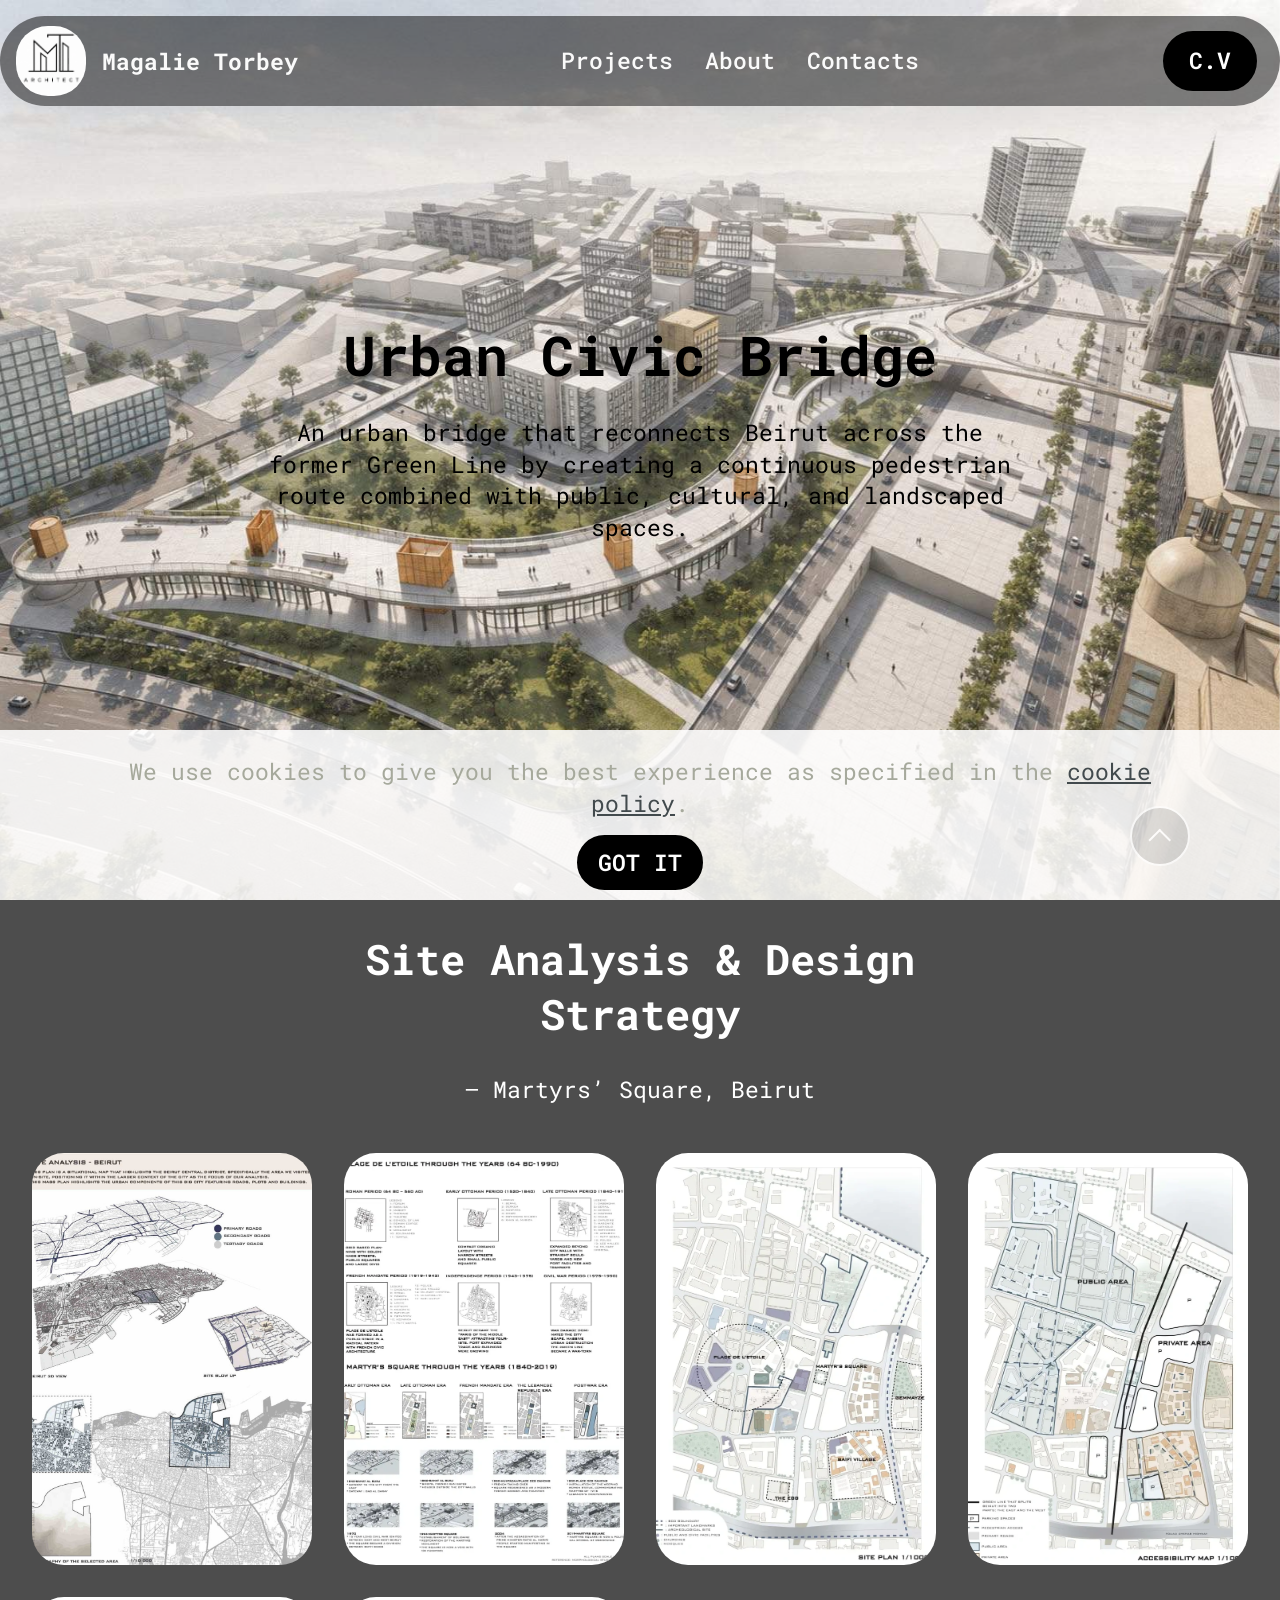
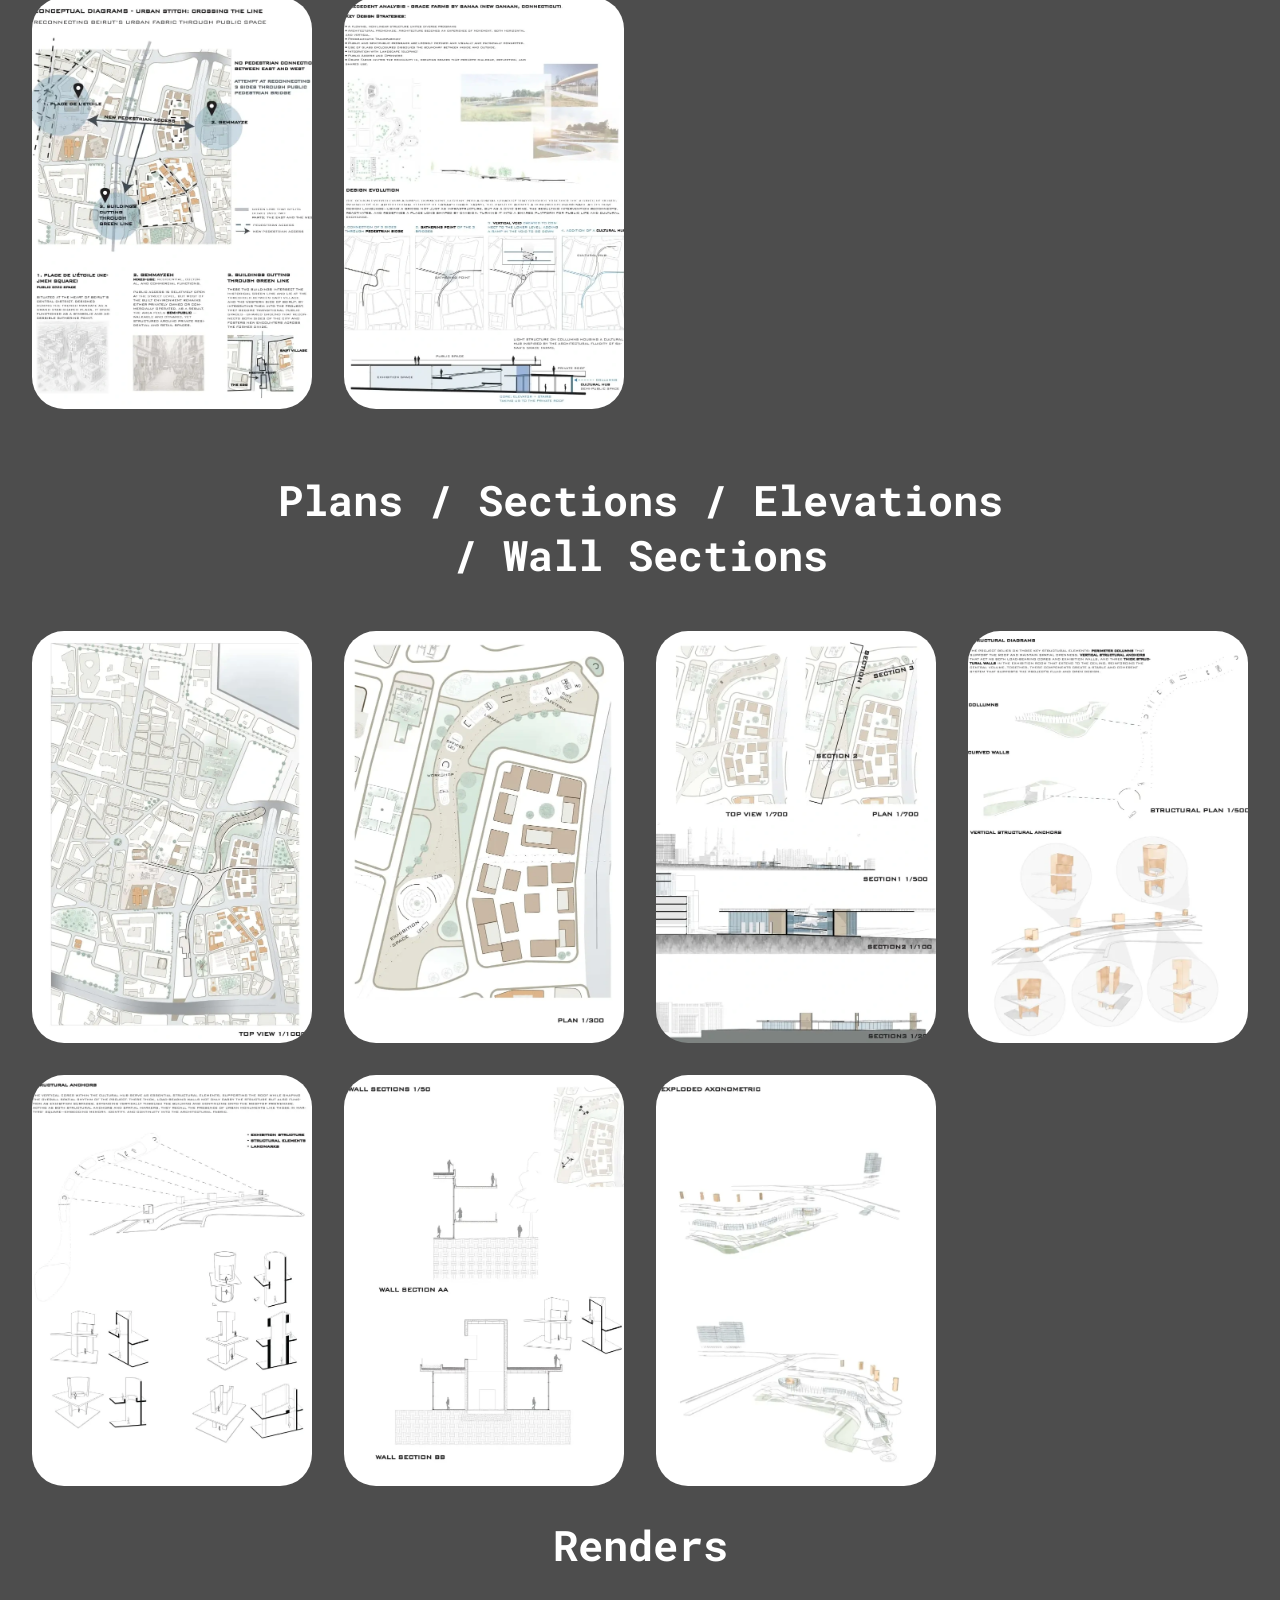
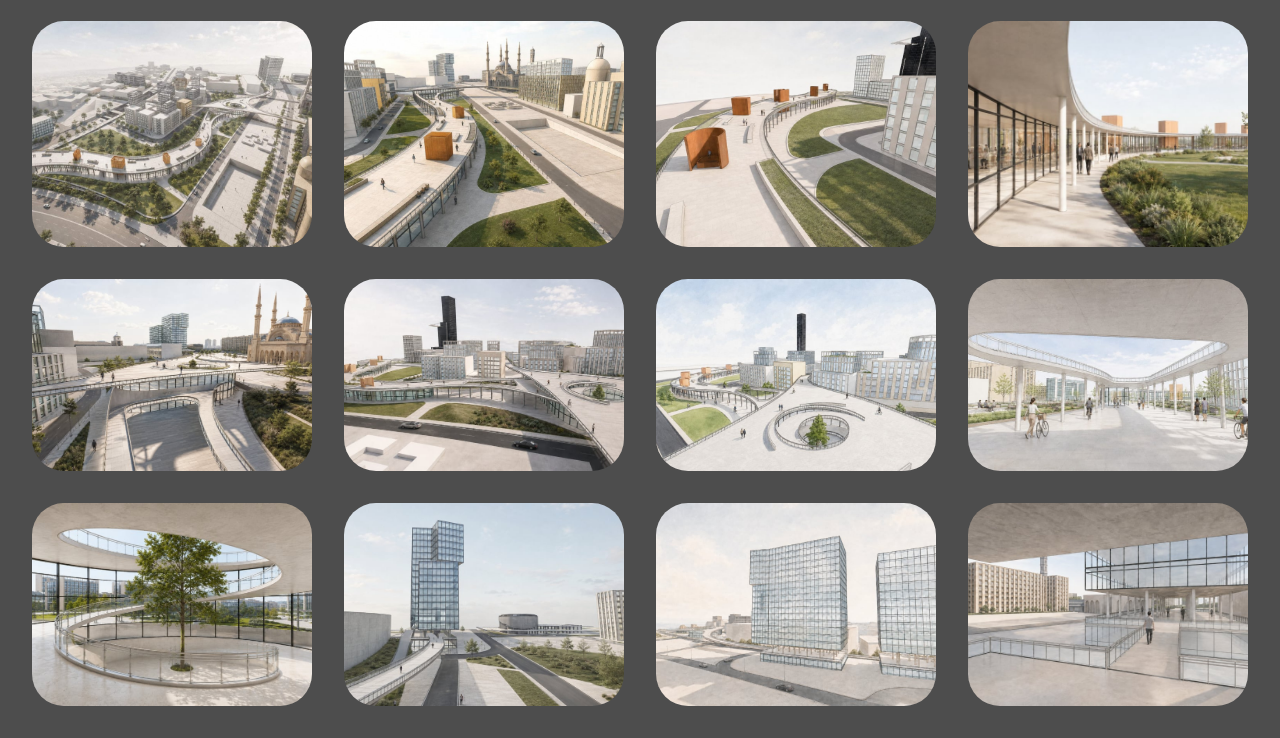
<file: page2.html>
<!DOCTYPE html>
<html  >
<head>
  
  <meta charset="UTF-8">
  <meta http-equiv="X-UA-Compatible" content="IE=edge">
  
  <meta name="viewport" content="width=device-width, initial-scale=1, minimum-scale=1">
  <link rel="shortcut icon" href="assets/images/chatgpt-image-aug-3-2026-06-01-18-pm-2.png" type="image/x-icon">
  <meta name="description" content="">
  
  
  <title>design 8</title>
  <link rel="stylesheet" href="assets/web/assets/mobirise-icons2/mobirise2.css">
  <link rel="stylesheet" href="assets/bootstrap/css/bootstrap.min.css">
  <link rel="stylesheet" href="assets/parallax/jarallax.css">
  <link rel="stylesheet" href="assets/web/assets/gdpr-plugin/gdpr-styles.css">
  <link rel="stylesheet" href="assets/animatecss/animate.css">
  <link rel="stylesheet" href="assets/dropdown/css/style.css">
  <link rel="stylesheet" href="assets/theme/css/style.css">
  <link rel="preload" href="https://fonts.googleapis.com/css?family=Roboto+Mono:100,200,300,400,500,600,700,100i,200i,300i,400i,500i,600i,700i&display=swap" as="style" onload="this.onload=null;this.rel='stylesheet'">
  <noscript><link rel="stylesheet" href="https://fonts.googleapis.com/css?family=Roboto+Mono:100,200,300,400,500,600,700,100i,200i,300i,400i,500i,600i,700i&display=swap"></noscript>
  <link rel="preload" as="style" href="assets/mobirise/css/mbr-additional.css?v=f62CdB"><link rel="stylesheet" href="assets/mobirise/css/mbr-additional.css?v=f62CdB" type="text/css">

  
  
  
</head>
<body>
  
  <section data-bs-version="5.1" class="menu menu5 cid-vsEejLMT5J" once="menu" id="menu05-v">
	

	<nav class="navbar navbar-dropdown navbar-fixed-top navbar-expand-lg">
		<div class="container">
			<div class="navbar-brand">
				<span class="navbar-logo">
					<a href="index.html#header18-5">
						<img src="assets/images/chatgpt-image-aug-3-2026-06-01-18-pm-2.png" alt="" style="height: 4.4rem;">
					</a>
				</span>
				<span class="navbar-caption-wrap"><a class="navbar-caption text-white text-primary display-7" href="index.html#header18-5">Magalie Torbey</a></span>
			</div>
			<button class="navbar-toggler" type="button" data-toggle="collapse" data-bs-toggle="collapse" data-target="#navbarSupportedContent" data-bs-target="#navbarSupportedContent" aria-controls="navbarNavAltMarkup" aria-expanded="false" aria-label="Toggle navigation">
				<div class="hamburger">
					<span></span>
					<span></span>
					<span></span>
					<span></span>
				</div>
			</button>
			<div class="collapse navbar-collapse" id="navbarSupportedContent">
				<ul class="navbar-nav nav-dropdown" data-app-modern-menu="true"><li class="nav-item">
						<a class="nav-link link text-white text-primary display-7" href="index.html#features06-4v" aria-expanded="false">Projects</a>
					</li><li class="nav-item">
						<a class="nav-link link text-white text-primary display-7" href="index.html#article04-9">About</a>
					</li>
					
					<li class="nav-item">
						<a class="nav-link link text-white text-primary display-7" href="index.html#contacts01-6">Contacts</a>
					</li></ul>
				<div class="navbar-buttons mbr-section-btn"><a class="btn btn-primary display-7" href="assets/files/MagalieTorbey--CV.pdf">C.V</a></div>
			</div>
		</div>
	</nav>
</section>

<section data-bs-version="5.1" class="header12 cid-vsEejLZm42 mbr-fullscreen mbr-parallax-background" id="header12-w">
  
  

  <div class="text-center container">
    
    <div class="row justify-content-center">
      <div class="col-md-12 content-head">
        <h1 class="mbr-section-title mbr-fonts-style mb-4 display-1"><strong>Urban Civic Bridge</strong></h1>
        <p class="mbr-text mbr-fonts-style mb-4 display-7">An urban bridge that reconnects Beirut across the former Green Line by creating a continuous pedestrian route combined with public, cultural, and landscaped spaces.
        </p>
        
      </div>
    </div>
  </div>
</section>

<section data-bs-version="5.1" class="gallery1 mbr-gallery cid-vsEejMAMln" id="gallery01-10">
    
    

    <div class="container-fluid">
        <div class="row justify-content-center">
            <div class="col-12 content-head">
                <div class="mb-5">
                    <h3 class="mbr-section-title mbr-fonts-style align-center m-0 display-2"><strong>Site Analysis &amp; Design Strategy</strong></h3>
                    <h4 class="mbr-section-subtitle mbr-fonts-style align-center mb-0 mt-4 display-7">– Martyrs’ Square, Beirut</h4>
                </div>
            </div>
        </div>
        
        <div class="row mbr-gallery">
            <div class="col-12 col-md-6 col-lg-3 item gallery-image">
                <div class="item-wrapper mb-3" data-toggle="modal" data-bs-toggle="modal" data-target="#vvvr2ks4wn-modal" data-bs-target="#vvvr2ks4wn-modal">
                    <img class="w-100" src="assets/images/w114202-872x1233.webp" alt="Mobirise Website Builder" data-slide-to="0" data-bs-slide-to="0" data-target="#lb-vvvr2ks4wn" data-bs-target="#lb-vvvr2ks4wn">
                    <div class="icon-wrapper">
                        <span class="mobi-mbri mobi-mbri-search mbr-iconfont mbr-iconfont-btn"></span>
                    </div>
                </div>
                
            </div>
            <div class="col-12 col-md-6 col-lg-3 item gallery-image">
                <div class="item-wrapper mb-3" data-toggle="modal" data-bs-toggle="modal" data-target="#vvvr2ks4wn-modal" data-bs-target="#vvvr2ks4wn-modal">
                    <img class="w-100" src="assets/images/site-analysis-page-2-compressed.webp" alt="Mobirise Website Builder" data-slide-to="1" data-bs-slide-to="1" data-target="#lb-vvvr2ks4wn" data-bs-target="#lb-vvvr2ks4wn">
                    <div class="icon-wrapper">
                        <span class="mobi-mbri mobi-mbri-search mbr-iconfont mbr-iconfont-btn"></span>
                    </div>
                </div>
                
            </div>
            <div class="col-12 col-md-6 col-lg-3 item gallery-image">
                <div class="item-wrapper mb-3" data-toggle="modal" data-bs-toggle="modal" data-target="#vvvr2ks4wn-modal" data-bs-target="#vvvr2ks4wn-modal">
                    <img class="w-100" src="assets/images/site-analysis-copy-page-3-732x1035-compressed.webp" alt="Mobirise Website Builder" data-slide-to="2" data-bs-slide-to="2" data-target="#lb-vvvr2ks4wn" data-bs-target="#lb-vvvr2ks4wn">
                    <div class="icon-wrapper">
                        <span class="mobi-mbri mobi-mbri-search mbr-iconfont mbr-iconfont-btn"></span>
                    </div>
                </div>
                
            </div>
            <div class="col-12 col-md-6 col-lg-3 item gallery-image">
                <div class="item-wrapper mb-3" data-toggle="modal" data-bs-toggle="modal" data-target="#vvvr2ks4wn-modal" data-bs-target="#vvvr2ks4wn-modal">
                    <img class="w-100" src="assets/images/site-analysis-copy-page-4-732x1035-compressed.webp" alt="Mobirise Website Builder" data-slide-to="3" data-bs-slide-to="3" data-target="#lb-vvvr2ks4wn" data-bs-target="#lb-vvvr2ks4wn">
                    <div class="icon-wrapper">
                        <span class="mobi-mbri mobi-mbri-search mbr-iconfont mbr-iconfont-btn"></span>
                    </div>
                </div>
                
            </div>
            <div class="col-12 col-md-6 col-lg-3 item gallery-image">
                <div class="item-wrapper mb-3" data-toggle="modal" data-bs-toggle="modal" data-target="#vvvr2ks4wn-modal" data-bs-target="#vvvr2ks4wn-modal">
                    <img class="w-100" src="assets/images/site-analysis-copy-page-5-732x1035-compressed.webp" alt="Mobirise Website Builder" data-slide-to="4" data-bs-slide-to="4" data-target="#lb-vvvr2ks4wn" data-bs-target="#lb-vvvr2ks4wn">
                    <div class="icon-wrapper">
                        <span class="mobi-mbri mobi-mbri-search mbr-iconfont mbr-iconfont-btn"></span>
                    </div>
                </div>
                
            </div>
            <div class="col-12 col-md-6 col-lg-3 item gallery-image">
                <div class="item-wrapper mb-3" data-toggle="modal" data-bs-toggle="modal" data-target="#vvvr2ks4wn-modal" data-bs-target="#vvvr2ks4wn-modal">
                    <img class="w-100" src="assets/images/site-analysis-copy-page-6-732x1035-compressed.webp" alt="Mobirise Website Builder" data-slide-to="5" data-bs-slide-to="5" data-target="#lb-vvvr2ks4wn" data-bs-target="#lb-vvvr2ks4wn">
                    <div class="icon-wrapper">
                        <span class="mobi-mbri mobi-mbri-search mbr-iconfont mbr-iconfont-btn"></span>
                    </div>
                </div>
                
            </div>
            
            
        </div>

        <div class="modal mbr-slider" tabindex="-1" role="dialog" aria-hidden="true" id="vvvr2ks4wn-modal">
            <div class="modal-dialog" role="document">
                <div class="modal-content">
                    <div class="modal-body">
                        <div class="carousel slide" data-pause="false" data-bs-pause="false" id="lb-vvvr2ks4wn" data-interval="5000" data-bs-interval="5000">
                            <div class="carousel-inner">
                                <div class="carousel-item active">
                                    <img class="d-block w-100" src="assets/images/w114202-872x1233.webp" alt="Mobirise Website Builder">
                                </div>
                                <div class="carousel-item">
                                    <img class="d-block w-100" src="assets/images/site-analysis-page-2-compressed.webp" alt="Mobirise Website Builder">
                                </div>
                                <div class="carousel-item">
                                    <img class="d-block w-100" src="assets/images/site-analysis-copy-page-3-732x1035-compressed.webp" alt="Mobirise Website Builder">
                                </div>
                                <div class="carousel-item">
                                    <img class="d-block w-100" src="assets/images/site-analysis-copy-page-4-732x1035-compressed.webp" alt="Mobirise Website Builder">
                                </div>
                                <div class="carousel-item">
                                    <img class="d-block w-100" src="assets/images/site-analysis-copy-page-5-732x1035-compressed.webp" alt="Mobirise Website Builder">
                                </div>
                                <div class="carousel-item">
                                    <img class="d-block w-100" src="assets/images/site-analysis-copy-page-6-732x1035-compressed.webp" alt="Mobirise Website Builder">
                                </div>
                                
                                
                            </div>
                            <ol class="carousel-indicators">
                                <li data-slide-to="0" data-bs-slide-to="0" class="active" data-target="#lb-vvvr2ks4wn" data-bs-target="#lb-vvvr2ks4wn"></li>
                                <li data-slide-to="1" data-bs-slide-to="1" data-target="#lb-vvvr2ks4wn" data-bs-target="#lb-vvvr2ks4wn"></li>
                                <li data-slide-to="2" data-bs-slide-to="2" data-target="#lb-vvvr2ks4wn" data-bs-target="#lb-vvvr2ks4wn"></li>
                                <li data-slide-to="3" data-bs-slide-to="3" data-target="#lb-vvvr2ks4wn" data-bs-target="#lb-vvvr2ks4wn"></li>
                                <li data-slide-to="4" data-bs-slide-to="4" data-target="#lb-vvvr2ks4wn" data-bs-target="#lb-vvvr2ks4wn"></li>
                                <li data-slide-to="5" data-bs-slide-to="5" data-target="#lb-vvvr2ks4wn" data-bs-target="#lb-vvvr2ks4wn"></li>
                                
                                
                            </ol>
                            <a role="button" href="" class="close" data-dismiss="modal" data-bs-dismiss="modal" aria-label="Close">
                            </a>
                            <a class="carousel-control-prev carousel-control" role="button" data-slide="prev" data-bs-slide="prev" href="#lb-vvvr2ks4wn">
                                <span class="mobi-mbri mobi-mbri-arrow-prev" aria-hidden="true"></span>
                                <span class="sr-only visually-hidden">Previous</span>
                            </a>
                            <a class="carousel-control-next carousel-control" role="button" data-slide="next" data-bs-slide="next" href="#lb-vvvr2ks4wn">
                                <span class="mobi-mbri mobi-mbri-arrow-next" aria-hidden="true"></span>
                                <span class="sr-only visually-hidden">Next</span>
                            </a>
                        </div>
                    </div>
                </div>
            </div>
        </div>
    </div>
</section>

<section data-bs-version="5.1" class="gallery1 mbr-gallery cid-vsJFmUSocO" id="gallery01-1k">
    
    

    <div class="container-fluid">
        <div class="row justify-content-center">
            <div class="col-12 content-head">
                <div class="mb-5">
                    <h3 class="mbr-section-title mbr-fonts-style align-center m-0 display-2"><strong>Plans / Sections / Elevations / Wall Sections</strong></h3>
                    
                </div>
            </div>
        </div>
        
        <div class="row mbr-gallery">
            <div class="col-12 col-md-6 col-lg-3 item gallery-image">
                <div class="item-wrapper mb-3" data-toggle="modal" data-bs-toggle="modal" data-target="#vvvr2kMQXD-modal" data-bs-target="#vvvr2kMQXD-modal">
                    <img class="w-100" src="assets/images/site-analysis-copy-page-7-732x1035-compressed.webp" alt="Mobirise Website Builder" data-slide-to="0" data-bs-slide-to="0" data-target="#lb-vvvr2kMQXD" data-bs-target="#lb-vvvr2kMQXD">
                    <div class="icon-wrapper">
                        <span class="mobi-mbri mobi-mbri-search mbr-iconfont mbr-iconfont-btn"></span>
                    </div>
                </div>
                
            </div>
            <div class="col-12 col-md-6 col-lg-3 item gallery-image">
                <div class="item-wrapper mb-3" data-toggle="modal" data-bs-toggle="modal" data-target="#vvvr2kMQXD-modal" data-bs-target="#vvvr2kMQXD-modal">
                    <img class="w-100" src="assets/images/site-analysis-copy-page-16-732x1035-compressed.webp" alt="Mobirise Website Builder" data-slide-to="1" data-bs-slide-to="1" data-target="#lb-vvvr2kMQXD" data-bs-target="#lb-vvvr2kMQXD">
                    <div class="icon-wrapper">
                        <span class="mobi-mbri mobi-mbri-search mbr-iconfont mbr-iconfont-btn"></span>
                    </div>
                </div>
                
            </div>
            <div class="col-12 col-md-6 col-lg-3 item gallery-image">
                <div class="item-wrapper mb-3" data-toggle="modal" data-bs-toggle="modal" data-target="#vvvr2kMQXD-modal" data-bs-target="#vvvr2kMQXD-modal">
                    <img class="w-100" src="assets/images/site-analysis-copy-page-8-732x1035-compressed.webp" alt="Mobirise Website Builder" data-slide-to="2" data-bs-slide-to="2" data-target="#lb-vvvr2kMQXD" data-bs-target="#lb-vvvr2kMQXD">
                    <div class="icon-wrapper">
                        <span class="mobi-mbri mobi-mbri-search mbr-iconfont mbr-iconfont-btn"></span>
                    </div>
                </div>
                
            </div>
            <div class="col-12 col-md-6 col-lg-3 item gallery-image">
                <div class="item-wrapper mb-3" data-toggle="modal" data-bs-toggle="modal" data-target="#vvvr2kMQXD-modal" data-bs-target="#vvvr2kMQXD-modal">
                    <img class="w-100" src="assets/images/site-analysis-copy-page-9-732x1035-compressed.webp" alt="Mobirise Website Builder" data-slide-to="3" data-bs-slide-to="3" data-target="#lb-vvvr2kMQXD" data-bs-target="#lb-vvvr2kMQXD">
                    <div class="icon-wrapper">
                        <span class="mobi-mbri mobi-mbri-search mbr-iconfont mbr-iconfont-btn"></span>
                    </div>
                </div>
                
            </div>
            <div class="col-12 col-md-6 col-lg-3 item gallery-image">
                <div class="item-wrapper mb-3" data-toggle="modal" data-bs-toggle="modal" data-target="#vvvr2kMQXD-modal" data-bs-target="#vvvr2kMQXD-modal">
                    <img class="w-100" src="assets/images/site-analysis-copy-page-10-732x1035-compressed.webp" alt="Mobirise Website Builder" data-slide-to="4" data-bs-slide-to="4" data-target="#lb-vvvr2kMQXD" data-bs-target="#lb-vvvr2kMQXD">
                    <div class="icon-wrapper">
                        <span class="mobi-mbri mobi-mbri-search mbr-iconfont mbr-iconfont-btn"></span>
                    </div>
                </div>
                
            </div>
            <div class="col-12 col-md-6 col-lg-3 item gallery-image">
                <div class="item-wrapper mb-3" data-toggle="modal" data-bs-toggle="modal" data-target="#vvvr2kMQXD-modal" data-bs-target="#vvvr2kMQXD-modal">
                    <img class="w-100" src="assets/images/site-analysis-copy-page-17-732x1035-compressed.webp" alt="Mobirise Website Builder" data-slide-to="5" data-bs-slide-to="5" data-target="#lb-vvvr2kMQXD" data-bs-target="#lb-vvvr2kMQXD">
                    <div class="icon-wrapper">
                        <span class="mobi-mbri mobi-mbri-search mbr-iconfont mbr-iconfont-btn"></span>
                    </div>
                </div>
                
            </div>
            <div class="col-12 col-md-6 col-lg-3 item gallery-image">
                <div class="item-wrapper mb-3" data-toggle="modal" data-bs-toggle="modal" data-target="#vvvr2kMQXD-modal" data-bs-target="#vvvr2kMQXD-modal">
                    <img class="w-100" src="assets/images/site-analysis-copy-page-18-732x1035-compressed.webp" alt="Mobirise Website Builder" data-slide-to="6" data-bs-slide-to="6" data-target="#lb-vvvr2kMQXD" data-bs-target="#lb-vvvr2kMQXD">
                    <div class="icon-wrapper">
                        <span class="mobi-mbri mobi-mbri-search mbr-iconfont mbr-iconfont-btn"></span>
                    </div>
                </div>
                
            </div>
            
        </div>

        <div class="modal mbr-slider" tabindex="-1" role="dialog" aria-hidden="true" id="vvvr2kMQXD-modal">
            <div class="modal-dialog" role="document">
                <div class="modal-content">
                    <div class="modal-body">
                        <div class="carousel slide" data-pause="false" data-bs-pause="false" id="lb-vvvr2kMQXD" data-interval="5000" data-bs-interval="5000">
                            <div class="carousel-inner">
                                <div class="carousel-item active">
                                    <img class="d-block w-100" src="assets/images/site-analysis-copy-page-7-732x1035-compressed.webp" alt="Mobirise Website Builder">
                                </div>
                                <div class="carousel-item">
                                    <img class="d-block w-100" src="assets/images/site-analysis-copy-page-16-732x1035-compressed.webp" alt="Mobirise Website Builder">
                                </div>
                                <div class="carousel-item">
                                    <img class="d-block w-100" src="assets/images/site-analysis-copy-page-8-732x1035-compressed.webp" alt="Mobirise Website Builder">
                                </div>
                                <div class="carousel-item">
                                    <img class="d-block w-100" src="assets/images/site-analysis-copy-page-9-732x1035-compressed.webp" alt="Mobirise Website Builder">
                                </div>
                                <div class="carousel-item">
                                    <img class="d-block w-100" src="assets/images/site-analysis-copy-page-10-732x1035-compressed.webp" alt="Mobirise Website Builder">
                                </div>
                                <div class="carousel-item">
                                    <img class="d-block w-100" src="assets/images/site-analysis-copy-page-17-732x1035-compressed.webp" alt="Mobirise Website Builder">
                                </div>
                                <div class="carousel-item">
                                    <img class="d-block w-100" src="assets/images/site-analysis-copy-page-18-732x1035-compressed.webp" alt="Mobirise Website Builder">
                                </div>
                                
                            </div>
                            <ol class="carousel-indicators">
                                <li data-slide-to="0" data-bs-slide-to="0" class="active" data-target="#lb-vvvr2kMQXD" data-bs-target="#lb-vvvr2kMQXD"></li>
                                <li data-slide-to="1" data-bs-slide-to="1" data-target="#lb-vvvr2kMQXD" data-bs-target="#lb-vvvr2kMQXD"></li>
                                <li data-slide-to="2" data-bs-slide-to="2" data-target="#lb-vvvr2kMQXD" data-bs-target="#lb-vvvr2kMQXD"></li>
                                <li data-slide-to="3" data-bs-slide-to="3" data-target="#lb-vvvr2kMQXD" data-bs-target="#lb-vvvr2kMQXD"></li>
                                <li data-slide-to="4" data-bs-slide-to="4" data-target="#lb-vvvr2kMQXD" data-bs-target="#lb-vvvr2kMQXD"></li>
                                <li data-slide-to="5" data-bs-slide-to="5" data-target="#lb-vvvr2kMQXD" data-bs-target="#lb-vvvr2kMQXD"></li>
                                <li data-slide-to="6" data-bs-slide-to="6" data-target="#lb-vvvr2kMQXD" data-bs-target="#lb-vvvr2kMQXD"></li>
                                
                            </ol>
                            <a role="button" href="" class="close" data-dismiss="modal" data-bs-dismiss="modal" aria-label="Close">
                            </a>
                            <a class="carousel-control-prev carousel-control" role="button" data-slide="prev" data-bs-slide="prev" href="#lb-vvvr2kMQXD">
                                <span class="mobi-mbri mobi-mbri-arrow-prev" aria-hidden="true"></span>
                                <span class="sr-only visually-hidden">Previous</span>
                            </a>
                            <a class="carousel-control-next carousel-control" role="button" data-slide="next" data-bs-slide="next" href="#lb-vvvr2kMQXD">
                                <span class="mobi-mbri mobi-mbri-arrow-next" aria-hidden="true"></span>
                                <span class="sr-only visually-hidden">Next</span>
                            </a>
                        </div>
                    </div>
                </div>
            </div>
        </div>
    </div>
</section>

<section data-bs-version="5.1" class="gallery1 mbr-gallery cid-vsEejOYIt4" id="gallery01-16">
    
    

    <div class="container-fluid">
        <div class="row justify-content-center">
            <div class="col-12 content-head">
                <div class="mb-5">
                    <h3 class="mbr-section-title mbr-fonts-style align-center m-0 display-2"><strong>Renders</strong></h3>
                    
                </div>
            </div>
        </div>
        
        <div class="row mbr-gallery">
            <div class="col-12 col-md-6 col-lg-3 item gallery-image">
                <div class="item-wrapper mb-3" data-toggle="modal" data-bs-toggle="modal" data-target="#vvvr2l8tjZ-modal" data-bs-target="#vvvr2l8tjZ-modal">
                    <img class="w-100" src="assets/images/w1202-872x612.webp" alt="Mobirise Website Builder" data-slide-to="0" data-bs-slide-to="0" data-target="#lb-vvvr2l8tjZ" data-bs-target="#lb-vvvr2l8tjZ">
                    <div class="icon-wrapper">
                        <span class="mobi-mbri mobi-mbri-search mbr-iconfont mbr-iconfont-btn"></span>
                    </div>
                </div>
                
            </div>
            <div class="col-12 col-md-6 col-lg-3 item gallery-image">
                <div class="item-wrapper mb-3" data-toggle="modal" data-bs-toggle="modal" data-target="#vvvr2l8tjZ-modal" data-bs-target="#vvvr2l8tjZ-modal">
                    <img class="w-100" src="assets/images/w102202-872x654.webp" alt="Mobirise Website Builder" data-slide-to="1" data-bs-slide-to="1" data-target="#lb-vvvr2l8tjZ" data-bs-target="#lb-vvvr2l8tjZ">
                    <div class="icon-wrapper">
                        <span class="mobi-mbri mobi-mbri-search mbr-iconfont mbr-iconfont-btn"></span>
                    </div>
                </div>
                
            </div>
            <div class="col-12 col-md-6 col-lg-3 item gallery-image">
                <div class="item-wrapper mb-3" data-toggle="modal" data-bs-toggle="modal" data-target="#vvvr2l8tjZ-modal" data-bs-target="#vvvr2l8tjZ-modal">
                    <img class="w-100" src="assets/images/w111202-872x654.webp" alt="Mobirise Website Builder" data-slide-to="2" data-bs-slide-to="2" data-target="#lb-vvvr2l8tjZ" data-bs-target="#lb-vvvr2l8tjZ">
                    <div class="icon-wrapper">
                        <span class="mobi-mbri mobi-mbri-search mbr-iconfont mbr-iconfont-btn"></span>
                    </div>
                </div>
                
            </div>
            <div class="col-12 col-md-6 col-lg-3 item gallery-image">
                <div class="item-wrapper mb-3" data-toggle="modal" data-bs-toggle="modal" data-target="#vvvr2l8tjZ-modal" data-bs-target="#vvvr2l8tjZ-modal">
                    <img class="w-100" src="assets/images/w107202-872x492.webp" alt="Mobirise Website Builder" data-slide-to="3" data-bs-slide-to="3" data-target="#lb-vvvr2l8tjZ" data-bs-target="#lb-vvvr2l8tjZ">
                    <div class="icon-wrapper">
                        <span class="mobi-mbri mobi-mbri-search mbr-iconfont mbr-iconfont-btn"></span>
                    </div>
                </div>
                
            </div>
            <div class="col-12 col-md-6 col-lg-3 item gallery-image">
                <div class="item-wrapper mb-3" data-toggle="modal" data-bs-toggle="modal" data-target="#vvvr2l8tjZ-modal" data-bs-target="#vvvr2l8tjZ-modal">
                    <img class="w-100" src="assets/images/w106-872x491.webp" alt="Mobirise Website Builder" data-slide-to="4" data-bs-slide-to="4" data-target="#lb-vvvr2l8tjZ" data-bs-target="#lb-vvvr2l8tjZ">
                    <div class="icon-wrapper">
                        <span class="mobi-mbri mobi-mbri-search mbr-iconfont mbr-iconfont-btn"></span>
                    </div>
                </div>
                
            </div>
            <div class="col-12 col-md-6 col-lg-3 item gallery-image">
                <div class="item-wrapper mb-3" data-toggle="modal" data-bs-toggle="modal" data-target="#vvvr2l8tjZ-modal" data-bs-target="#vvvr2l8tjZ-modal">
                    <img class="w-100" src="assets/images/w108202-872x491.webp" alt="Mobirise Website Builder" data-slide-to="5" data-bs-slide-to="5" data-target="#lb-vvvr2l8tjZ" data-bs-target="#lb-vvvr2l8tjZ">
                    <div class="icon-wrapper">
                        <span class="mobi-mbri mobi-mbri-search mbr-iconfont mbr-iconfont-btn"></span>
                    </div>
                </div>
                
            </div>
            <div class="col-12 col-md-6 col-lg-3 item gallery-image">
                <div class="item-wrapper mb-3" data-toggle="modal" data-bs-toggle="modal" data-target="#vvvr2l8tjZ-modal" data-bs-target="#vvvr2l8tjZ-modal">
                    <img class="w-100" src="assets/images/w103202-872x548.webp" alt="Mobirise Website Builder" data-slide-to="6" data-bs-slide-to="6" data-target="#lb-vvvr2l8tjZ" data-bs-target="#lb-vvvr2l8tjZ">
                    <div class="icon-wrapper">
                        <span class="mobi-mbri mobi-mbri-search mbr-iconfont mbr-iconfont-btn"></span>
                    </div>
                </div>
                
            </div>
            <div class="col-12 col-md-6 col-lg-3 item gallery-image">
                <div class="item-wrapper mb-3" data-toggle="modal" data-bs-toggle="modal" data-target="#vvvr2l8tjZ-modal" data-bs-target="#vvvr2l8tjZ-modal">
                    <img class="w-100" src="assets/images/w109202-872x491.webp" alt="Mobirise Website Builder" data-slide-to="7" data-bs-slide-to="7" data-target="#lb-vvvr2l8tjZ" data-bs-target="#lb-vvvr2l8tjZ">
                    <div class="icon-wrapper">
                        <span class="mobi-mbri mobi-mbri-search mbr-iconfont mbr-iconfont-btn"></span>
                    </div>
                </div>
                
            </div>
        </div>

        <div class="modal mbr-slider" tabindex="-1" role="dialog" aria-hidden="true" id="vvvr2l8tjZ-modal">
            <div class="modal-dialog" role="document">
                <div class="modal-content">
                    <div class="modal-body">
                        <div class="carousel slide" data-pause="false" data-bs-pause="false" id="lb-vvvr2l8tjZ" data-interval="5000" data-bs-interval="5000">
                            <div class="carousel-inner">
                                <div class="carousel-item active">
                                    <img class="d-block w-100" src="assets/images/w1202-872x612.webp" alt="Mobirise Website Builder">
                                </div>
                                <div class="carousel-item">
                                    <img class="d-block w-100" src="assets/images/w102202-872x654.webp" alt="Mobirise Website Builder">
                                </div>
                                <div class="carousel-item">
                                    <img class="d-block w-100" src="assets/images/w111202-872x654.webp" alt="Mobirise Website Builder">
                                </div>
                                <div class="carousel-item">
                                    <img class="d-block w-100" src="assets/images/w107202-872x492.webp" alt="Mobirise Website Builder">
                                </div>
                                <div class="carousel-item">
                                    <img class="d-block w-100" src="assets/images/w106-872x491.webp" alt="Mobirise Website Builder">
                                </div>
                                <div class="carousel-item">
                                    <img class="d-block w-100" src="assets/images/w108202-872x491.webp" alt="Mobirise Website Builder">
                                </div>
                                <div class="carousel-item">
                                    <img class="d-block w-100" src="assets/images/w103202-872x548.webp" alt="Mobirise Website Builder">
                                </div>
                                <div class="carousel-item">
                                    <img class="d-block w-100" src="assets/images/w109202-872x491.webp" alt="Mobirise Website Builder">
                                </div>
                            </div>
                            <ol class="carousel-indicators">
                                <li data-slide-to="0" data-bs-slide-to="0" class="active" data-target="#lb-vvvr2l8tjZ" data-bs-target="#lb-vvvr2l8tjZ"></li>
                                <li data-slide-to="1" data-bs-slide-to="1" data-target="#lb-vvvr2l8tjZ" data-bs-target="#lb-vvvr2l8tjZ"></li>
                                <li data-slide-to="2" data-bs-slide-to="2" data-target="#lb-vvvr2l8tjZ" data-bs-target="#lb-vvvr2l8tjZ"></li>
                                <li data-slide-to="3" data-bs-slide-to="3" data-target="#lb-vvvr2l8tjZ" data-bs-target="#lb-vvvr2l8tjZ"></li>
                                <li data-slide-to="4" data-bs-slide-to="4" data-target="#lb-vvvr2l8tjZ" data-bs-target="#lb-vvvr2l8tjZ"></li>
                                <li data-slide-to="5" data-bs-slide-to="5" data-target="#lb-vvvr2l8tjZ" data-bs-target="#lb-vvvr2l8tjZ"></li>
                                <li data-slide-to="6" data-bs-slide-to="6" data-target="#lb-vvvr2l8tjZ" data-bs-target="#lb-vvvr2l8tjZ"></li>
                                <li data-slide-to="7" data-bs-slide-to="7" data-target="#lb-vvvr2l8tjZ" data-bs-target="#lb-vvvr2l8tjZ"></li>
                            </ol>
                            <a role="button" href="" class="close" data-dismiss="modal" data-bs-dismiss="modal" aria-label="Close">
                            </a>
                            <a class="carousel-control-prev carousel-control" role="button" data-slide="prev" data-bs-slide="prev" href="#lb-vvvr2l8tjZ">
                                <span class="mobi-mbri mobi-mbri-arrow-prev" aria-hidden="true"></span>
                                <span class="sr-only visually-hidden">Previous</span>
                            </a>
                            <a class="carousel-control-next carousel-control" role="button" data-slide="next" data-bs-slide="next" href="#lb-vvvr2l8tjZ">
                                <span class="mobi-mbri mobi-mbri-arrow-next" aria-hidden="true"></span>
                                <span class="sr-only visually-hidden">Next</span>
                            </a>
                        </div>
                    </div>
                </div>
            </div>
        </div>
    </div>
</section>

<section data-bs-version="5.1" class="gallery1 mbr-gallery cid-vsEejPqT9u" id="gallery01-17">
    
    

    <div class="container-fluid">
        <div class="row justify-content-center">
            <div class="col-12 content-head">
                
            </div>
        </div>
        
        <div class="row mbr-gallery">
            <div class="col-12 col-md-6 col-lg-3 item gallery-image active">
                <div class="item-wrapper mb-3" data-toggle="modal" data-bs-toggle="modal" data-target="#vvvr2lwnxX-modal" data-bs-target="#vvvr2lwnxX-modal">
                    <img class="w-100" src="assets/images/w113-872x491.webp" alt="Mobirise Website Builder" data-slide-to="0" data-bs-slide-to="0" data-target="#lb-vvvr2lwnxX" data-bs-target="#lb-vvvr2lwnxX">
                    <div class="icon-wrapper">
                        <span class="mobi-mbri mobi-mbri-search mbr-iconfont mbr-iconfont-btn"></span>
                    </div>
                </div>
                
            </div>
            <div class="col-12 col-md-6 col-lg-3 item gallery-image">
                <div class="item-wrapper mb-3" data-toggle="modal" data-bs-toggle="modal" data-target="#vvvr2lwnxX-modal" data-bs-target="#vvvr2lwnxX-modal">
                    <img class="w-100" src="assets/images/w110-872x531.webp" alt="Mobirise Website Builder" data-slide-to="1" data-bs-slide-to="1" data-target="#lb-vvvr2lwnxX" data-bs-target="#lb-vvvr2lwnxX">
                    <div class="icon-wrapper">
                        <span class="mobi-mbri mobi-mbri-search mbr-iconfont mbr-iconfont-btn"></span>
                    </div>
                </div>
                
            </div><div class="col-12 col-md-6 col-lg-3 item gallery-image">
                <div class="item-wrapper mb-3" data-toggle="modal" data-bs-toggle="modal" data-target="#vvvr2lwnxX-modal" data-bs-target="#vvvr2lwnxX-modal">
                    <img class="w-100" src="assets/images/w112-872x582.webp" alt="Mobirise Website Builder" data-slide-to="2" data-bs-slide-to="2" data-target="#lb-vvvr2lwnxX" data-bs-target="#lb-vvvr2lwnxX">
                    <div class="icon-wrapper">
                        <span class="mobi-mbri mobi-mbri-search mbr-iconfont mbr-iconfont-btn"></span>
                    </div>
                </div>
                
            </div>
            
            <div class="col-12 col-md-6 col-lg-3 item gallery-image">
                <div class="item-wrapper mb-3" data-toggle="modal" data-bs-toggle="modal" data-target="#vvvr2lwnxX-modal" data-bs-target="#vvvr2lwnxX-modal">
                    <img class="w-100" src="assets/images/w104-872x506.webp" alt="Mobirise Website Builder" data-slide-to="3" data-bs-slide-to="3" data-target="#lb-vvvr2lwnxX" data-bs-target="#lb-vvvr2lwnxX">
                    <div class="icon-wrapper">
                        <span class="mobi-mbri mobi-mbri-search mbr-iconfont mbr-iconfont-btn"></span>
                    </div>
                </div>
                
            </div>
            
            
            
            
        </div>

        <div class="modal mbr-slider" tabindex="-1" role="dialog" aria-hidden="true" id="vvvr2lwnxX-modal">
            <div class="modal-dialog" role="document">
                <div class="modal-content">
                    <div class="modal-body">
                        <div class="carousel slide" data-pause="false" data-bs-pause="false" id="lb-vvvr2lwnxX" data-interval="5000" data-bs-interval="5000">
                            <div class="carousel-inner">
                                <div class="carousel-item active">
                                    <img class="d-block w-100" src="assets/images/w113-872x491.webp" alt="Mobirise Website Builder">
                                </div>
                                <div class="carousel-item">
                                    <img class="d-block w-100" src="assets/images/w110-872x531.webp" alt="Mobirise Website Builder">
                                </div><div class="carousel-item">
                                    <img class="d-block w-100" src="assets/images/w112-872x582.webp" alt="Mobirise Website Builder">
                                </div>
                                
                                <div class="carousel-item">
                                    <img class="d-block w-100" src="assets/images/w104-872x506.webp" alt="Mobirise Website Builder">
                                </div>
                                
                                
                                
                                
                            </div>
                            <ol class="carousel-indicators">
                                <li data-slide-to="0" data-bs-slide-to="0" class="active" data-target="#lb-vvvr2lwnxX" data-bs-target="#lb-vvvr2lwnxX"></li>
                                <li data-slide-to="1" data-bs-slide-to="1" data-target="#lb-vvvr2lwnxX" data-bs-target="#lb-vvvr2lwnxX"></li>
                                <li data-slide-to="2" data-bs-slide-to="2" data-target="#lb-vvvr2lwnxX" data-bs-target="#lb-vvvr2lwnxX"></li>
                                <li data-slide-to="3" data-bs-slide-to="3" data-target="#lb-vvvr2lwnxX" data-bs-target="#lb-vvvr2lwnxX"></li>
                                
                                
                                
                                
                            </ol>
                            <a role="button" href="" class="close" data-dismiss="modal" data-bs-dismiss="modal" aria-label="Close">
                            </a>
                            <a class="carousel-control-prev carousel-control" role="button" data-slide="prev" data-bs-slide="prev" href="#lb-vvvr2lwnxX">
                                <span class="mobi-mbri mobi-mbri-arrow-prev" aria-hidden="true"></span>
                                <span class="sr-only visually-hidden">Previous</span>
                            </a>
                            <a class="carousel-control-next carousel-control" role="button" data-slide="next" data-bs-slide="next" href="#lb-vvvr2lwnxX">
                                <span class="mobi-mbri mobi-mbri-arrow-next" aria-hidden="true"></span>
                                <span class="sr-only visually-hidden">Next</span>
                            </a>
                        </div>
                    </div>
                </div>
            </div>
        </div>
    </div>
</section><section><a href="https://mobiri.se"></a><a href="https://mobiri.se"></a></section><script src="assets/bootstrap/js/bootstrap.bundle.min.js"></script>  <script src="assets/parallax/jarallax.js"></script>  <script src="assets/web/assets/cookies-alert-plugin/cookies-alert-core.js"></script>  <script src="assets/web/assets/cookies-alert-plugin/cookies-alert-script.js"></script>  <script src="assets/smoothscroll/smooth-scroll.js"></script>  <script src="assets/ytplayer/index.js"></script>  <script src="assets/dropdown/js/navbar-dropdown.js"></script>  <script src="assets/theme/js/script.js"></script>  
  
  
<input name="cookieData" type="hidden" data-cookie-cookiesAlertType='1' data-cookie-customDialogSelector='null' data-cookie-colorText='#a6a99c' data-cookie-colorBg='rgb(255, 255, 255)' data-cookie-opacityOverlay='0' data-cookie-bgOpacity='87' data-cookie-textButton='GOT IT' data-cookie-rejectText='REJECT' data-cookie-colorButton='#000000' data-cookie-rejectColor='#ffffff' data-cookie-colorLink='#424a4d' data-cookie-underlineLink='true' data-cookie-text="We use cookies to give you the best experience as specified in the <a href='privacy.html'>cookie policy</a>.">
   <div id="scrollToTop" class="scrollToTop mbr-arrow-up"><a style="text-align: center;"><i class="mbr-arrow-up-icon mbr-arrow-up-icon-cm cm-icon cm-icon-smallarrow-up"></i></a></div>
    <input name="animation" type="hidden">
  </body>
</html>
</file>
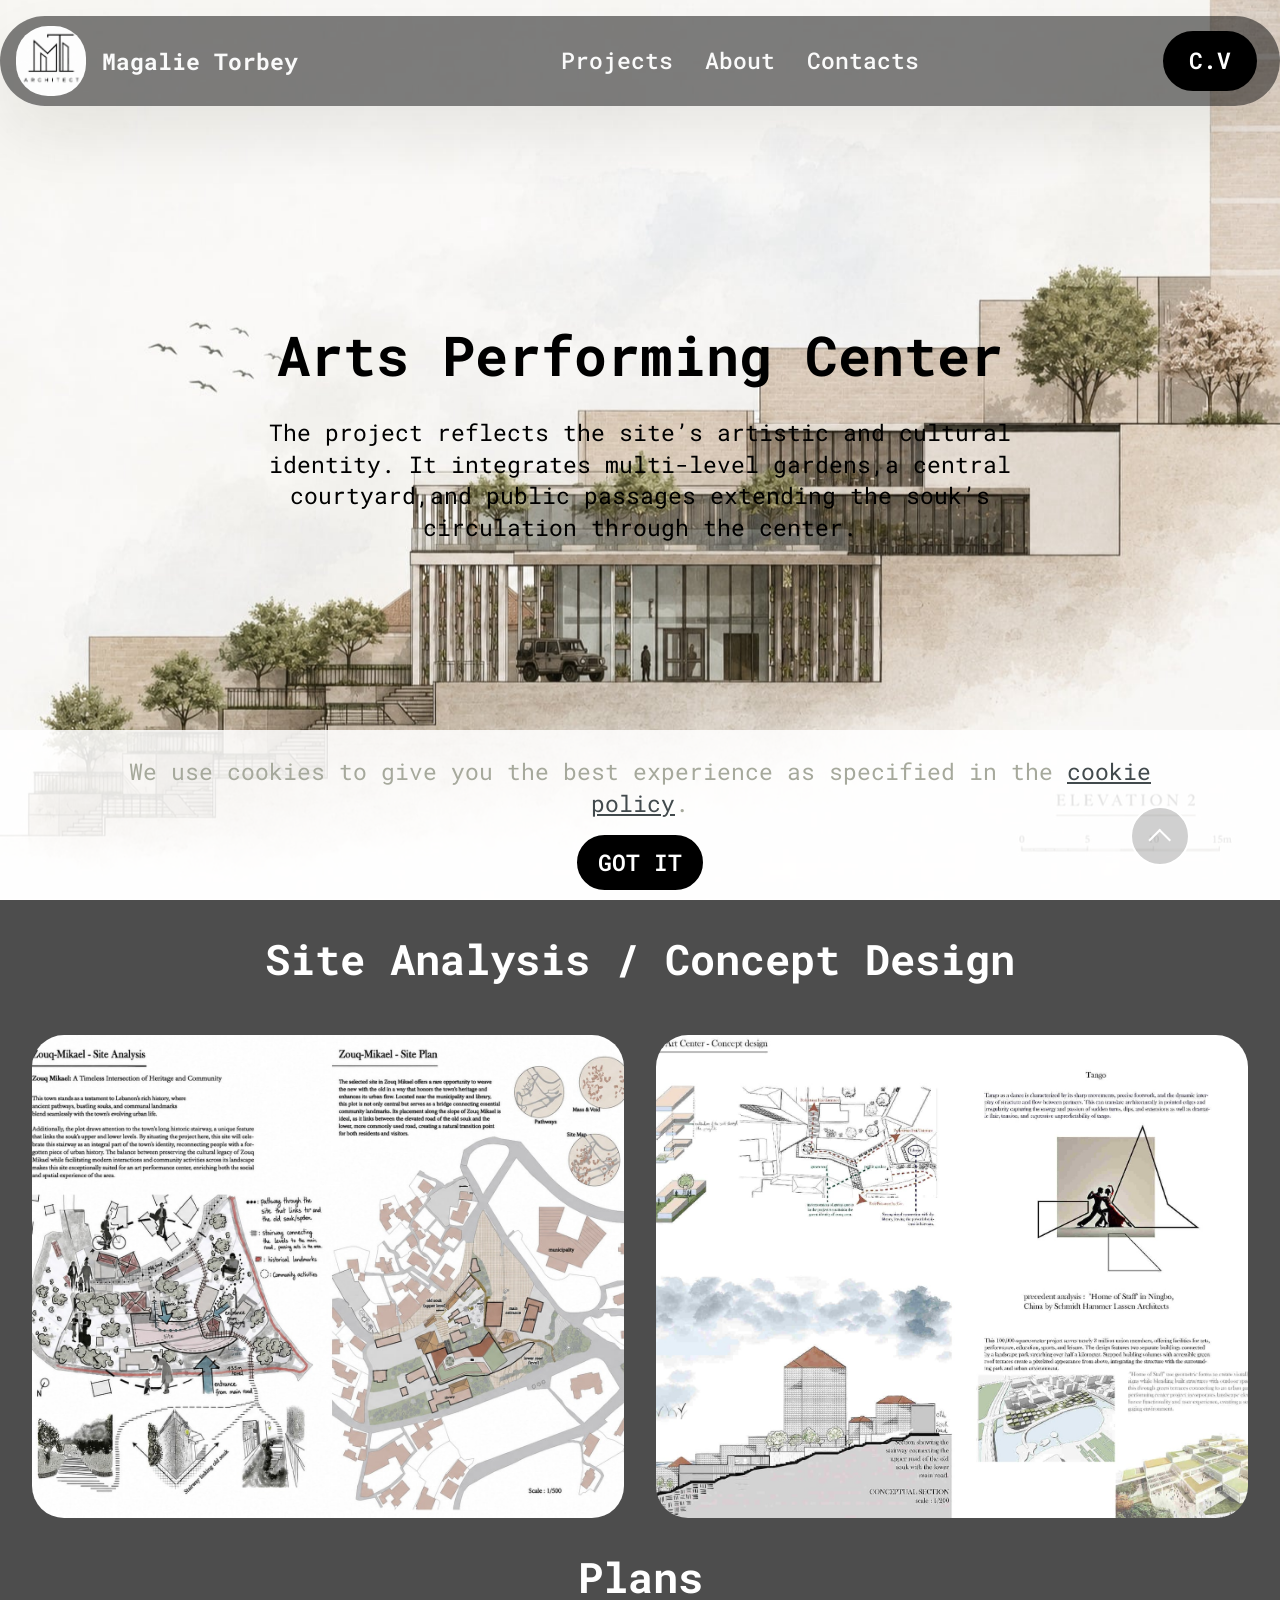
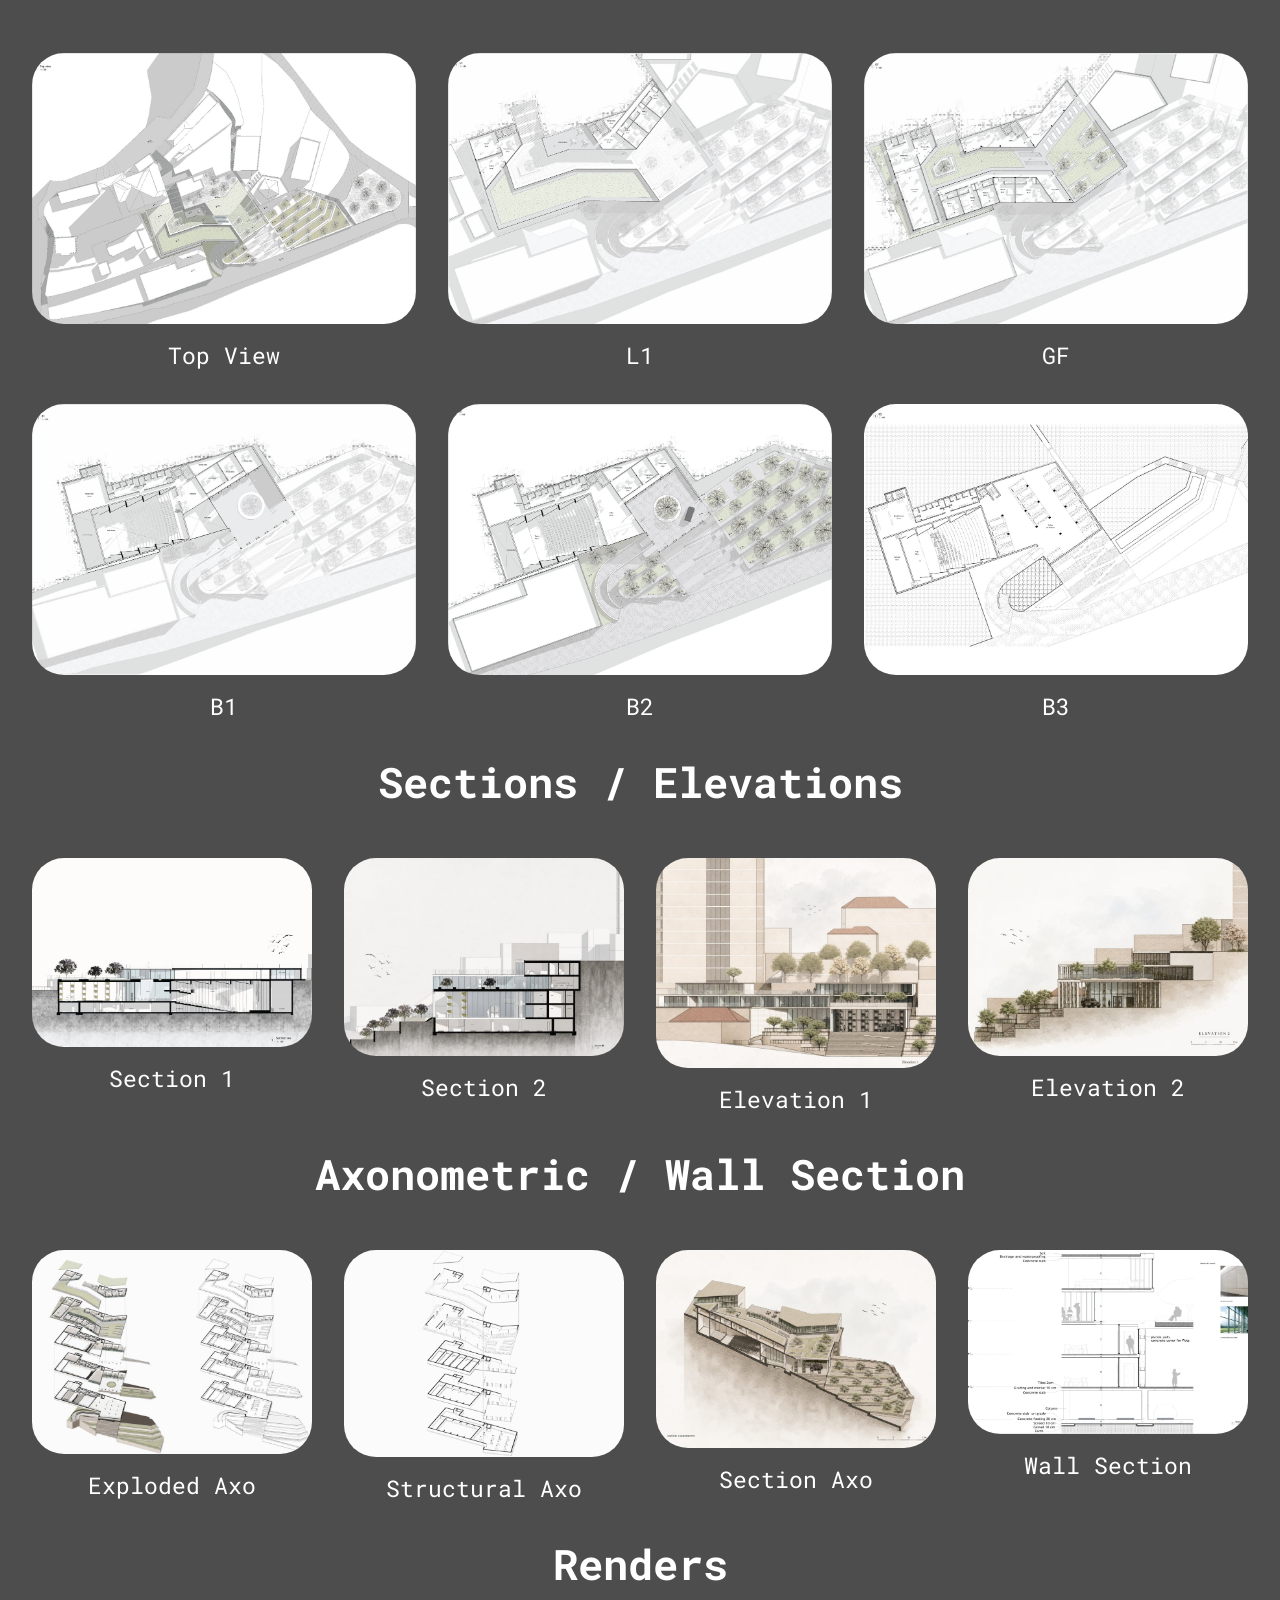
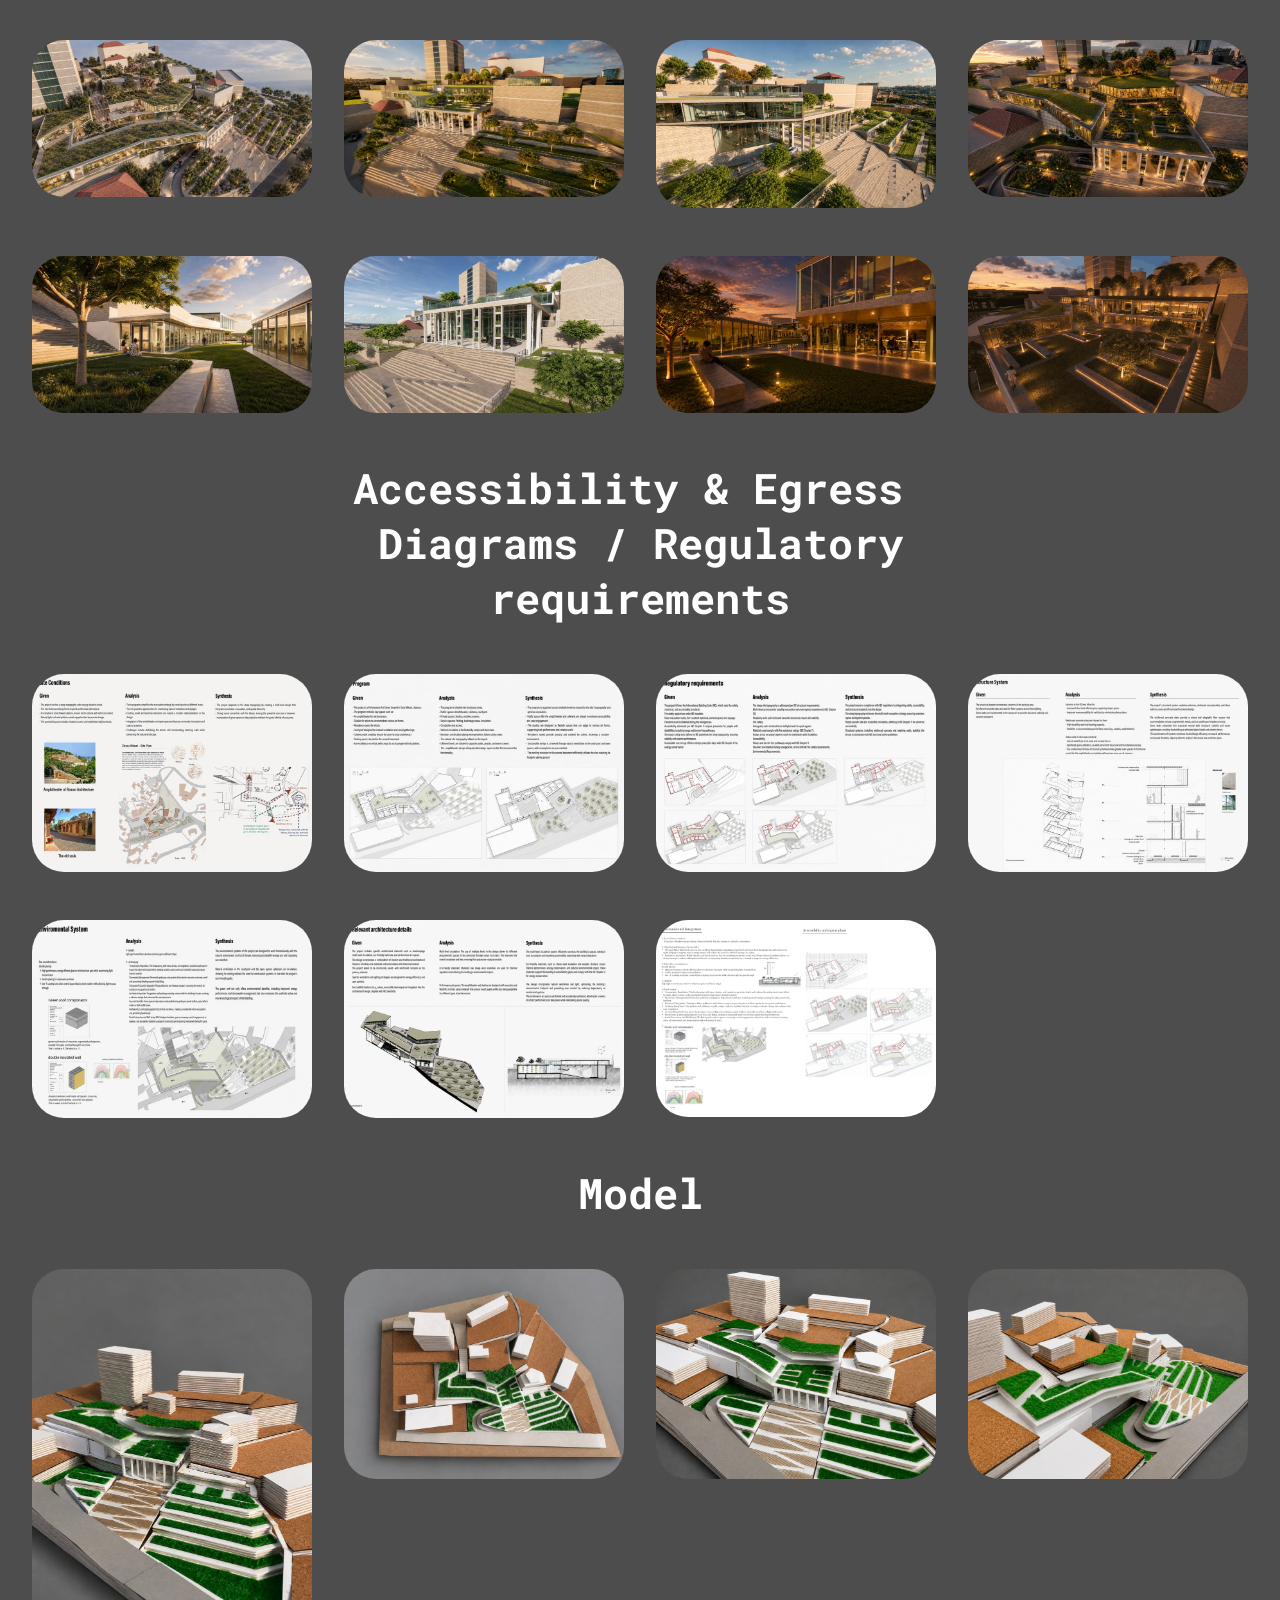
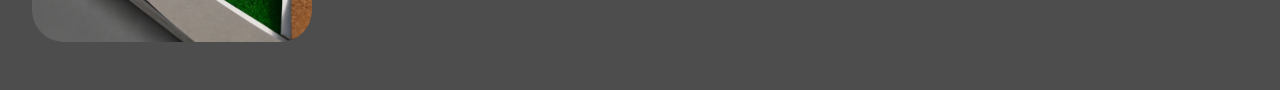
<file: page3.html>
<!DOCTYPE html>
<html  >
<head>
  
  <meta charset="UTF-8">
  <meta http-equiv="X-UA-Compatible" content="IE=edge">
  
  <meta name="viewport" content="width=device-width, initial-scale=1, minimum-scale=1">
  <link rel="shortcut icon" href="assets/images/chatgpt-image-aug-3-2026-06-01-18-pm-2.png" type="image/x-icon">
  <meta name="description" content="">
  
  
  <title>design 7</title>
  <link rel="stylesheet" href="assets/web/assets/mobirise-icons2/mobirise2.css">
  <link rel="stylesheet" href="assets/bootstrap/css/bootstrap.min.css">
  <link rel="stylesheet" href="assets/parallax/jarallax.css">
  <link rel="stylesheet" href="assets/web/assets/gdpr-plugin/gdpr-styles.css">
  <link rel="stylesheet" href="assets/animatecss/animate.css">
  <link rel="stylesheet" href="assets/dropdown/css/style.css">
  <link rel="stylesheet" href="assets/theme/css/style.css">
  <link rel="preload" href="https://fonts.googleapis.com/css?family=Roboto+Mono:100,200,300,400,500,600,700,100i,200i,300i,400i,500i,600i,700i&display=swap" as="style" onload="this.onload=null;this.rel='stylesheet'">
  <noscript><link rel="stylesheet" href="https://fonts.googleapis.com/css?family=Roboto+Mono:100,200,300,400,500,600,700,100i,200i,300i,400i,500i,600i,700i&display=swap"></noscript>
  <link rel="preload" as="style" href="assets/mobirise/css/mbr-additional.css?v=ABkmu3"><link rel="stylesheet" href="assets/mobirise/css/mbr-additional.css?v=ABkmu3" type="text/css">

  
  
  
</head>
<body>
  
  <section data-bs-version="5.1" class="menu menu5 cid-vsEX8gujFo" once="menu" id="menu05-19">
	

	<nav class="navbar navbar-dropdown navbar-fixed-top navbar-expand-lg">
		<div class="container">
			<div class="navbar-brand">
				<span class="navbar-logo">
					<a href="index.html#header18-5">
						<img src="assets/images/chatgpt-image-aug-3-2026-06-01-18-pm-2.png" alt="" style="height: 4.4rem;">
					</a>
				</span>
				<span class="navbar-caption-wrap"><a class="navbar-caption text-white text-primary display-7" href="index.html#header18-5">Magalie Torbey</a></span>
			</div>
			<button class="navbar-toggler" type="button" data-toggle="collapse" data-bs-toggle="collapse" data-target="#navbarSupportedContent" data-bs-target="#navbarSupportedContent" aria-controls="navbarNavAltMarkup" aria-expanded="false" aria-label="Toggle navigation">
				<div class="hamburger">
					<span></span>
					<span></span>
					<span></span>
					<span></span>
				</div>
			</button>
			<div class="collapse navbar-collapse" id="navbarSupportedContent">
				<ul class="navbar-nav nav-dropdown" data-app-modern-menu="true"><li class="nav-item">
						<a class="nav-link link text-white text-primary display-7" href="index.html#features06-4v" aria-expanded="false">Projects</a>
					</li><li class="nav-item">
						<a class="nav-link link text-white text-primary display-7" href="index.html#article04-9">About</a>
					</li>
					
					<li class="nav-item">
						<a class="nav-link link text-white text-primary display-7" href="index.html#contacts01-6">Contacts</a>
					</li></ul>
				<div class="navbar-buttons mbr-section-btn"><a class="btn btn-primary display-7" href="assets/files/MagalieTorbey--CV.pdf">C.V</a></div>
			</div>
		</div>
	</nav>
</section>

<section data-bs-version="5.1" class="header12 cid-vsEX8gIauB mbr-fullscreen mbr-parallax-background" id="header12-1a">
  
  

  <div class="text-center container">
    
    <div class="row justify-content-center">
      <div class="col-md-12 content-head">
        <h1 class="mbr-section-title mbr-fonts-style mb-4 display-1"><strong>Arts Performing Center</strong></h1>
        <p class="mbr-text mbr-fonts-style mb-4 display-7">The project reflects the site’s artistic and cultural identity. It integrates multi-level gardens,a central courtyard,and public passages extending the souk’s circulation through the center.
        </p>
        
      </div>
    </div>
  </div>
</section>

<section data-bs-version="5.1" class="gallery1 mbr-gallery cid-vsEX8iuLLz" id="gallery01-1f">
    
    

    <div class="container-fluid">
        <div class="row justify-content-center">
            <div class="col-12 content-head">
                <div class="mb-5">
                    <h3 class="mbr-section-title mbr-fonts-style align-center m-0 display-2"><strong>Site Analysis / Concept Design</strong></h3>
                    
                </div>
            </div>
        </div>
        
        <div class="row mbr-gallery">
            <div class="col-12 col-md-6 col-lg-6 item gallery-image">
                <div class="item-wrapper mb-3" data-toggle="modal" data-bs-toggle="modal" data-target="#vvvr2L3baX-modal" data-bs-target="#vvvr2L3baX-modal">
                    <img class="w-100" src="assets/images/w97-1412x1114.webp" alt="Mobirise Website Builder" data-slide-to="0" data-bs-slide-to="0" data-target="#lb-vvvr2L3baX" data-bs-target="#lb-vvvr2L3baX">
                    <div class="icon-wrapper">
                        <span class="mobi-mbri mobi-mbri-search mbr-iconfont mbr-iconfont-btn"></span>
                    </div>
                </div>
                
            </div>
            <div class="col-12 col-md-6 col-lg-6 item gallery-image">
                <div class="item-wrapper mb-3" data-toggle="modal" data-bs-toggle="modal" data-target="#vvvr2L3baX-modal" data-bs-target="#vvvr2L3baX-modal">
                    <img class="w-100" src="assets/images/w95202-1809x1279.webp" alt="Mobirise Website Builder" data-slide-to="1" data-bs-slide-to="1" data-target="#lb-vvvr2L3baX" data-bs-target="#lb-vvvr2L3baX">
                    <div class="icon-wrapper">
                        <span class="mobi-mbri mobi-mbri-search mbr-iconfont mbr-iconfont-btn"></span>
                    </div>
                </div>
                
            </div>
            
            
            
            
            
            
        </div>

        <div class="modal mbr-slider" tabindex="-1" role="dialog" aria-hidden="true" id="vvvr2L3baX-modal">
            <div class="modal-dialog" role="document">
                <div class="modal-content">
                    <div class="modal-body">
                        <div class="carousel slide" data-pause="false" data-bs-pause="false" id="lb-vvvr2L3baX" data-interval="5000" data-bs-interval="5000">
                            <div class="carousel-inner">
                                <div class="carousel-item active">
                                    <img class="d-block w-100" src="assets/images/w97-1412x1114.webp" alt="Mobirise Website Builder">
                                </div>
                                <div class="carousel-item">
                                    <img class="d-block w-100" src="assets/images/w95202-1809x1279.webp" alt="Mobirise Website Builder">
                                </div>
                                
                                
                                
                                
                                
                                
                            </div>
                            <ol class="carousel-indicators">
                                <li data-slide-to="0" data-bs-slide-to="0" class="active" data-target="#lb-vvvr2L3baX" data-bs-target="#lb-vvvr2L3baX"></li>
                                <li data-slide-to="1" data-bs-slide-to="1" data-target="#lb-vvvr2L3baX" data-bs-target="#lb-vvvr2L3baX"></li>
                                
                                
                                
                                
                                
                                
                            </ol>
                            <a role="button" href="" class="close" data-dismiss="modal" data-bs-dismiss="modal" aria-label="Close">
                            </a>
                            <a class="carousel-control-prev carousel-control" role="button" data-slide="prev" data-bs-slide="prev" href="#lb-vvvr2L3baX">
                                <span class="mobi-mbri mobi-mbri-arrow-prev" aria-hidden="true"></span>
                                <span class="sr-only visually-hidden">Previous</span>
                            </a>
                            <a class="carousel-control-next carousel-control" role="button" data-slide="next" data-bs-slide="next" href="#lb-vvvr2L3baX">
                                <span class="mobi-mbri mobi-mbri-arrow-next" aria-hidden="true"></span>
                                <span class="sr-only visually-hidden">Next</span>
                            </a>
                        </div>
                    </div>
                </div>
            </div>
        </div>
    </div>
</section>

<section data-bs-version="5.1" class="gallery1 mbr-gallery cid-vtC9GD01IS" id="gallery01-20">
    
    

    <div class="container-fluid">
        <div class="row justify-content-center">
            <div class="col-12 content-head">
                <div class="mb-5">
                    <h3 class="mbr-section-title mbr-fonts-style align-center m-0 display-2"><strong>Plans</strong></h3>
                    
                </div>
            </div>
        </div>
        
        <div class="row mbr-gallery">
            <div class="col-12 col-md-6 col-lg-4 item gallery-image">
                <div class="item-wrapper mb-3" data-toggle="modal" data-bs-toggle="modal" data-target="#vvvr2LgRDS-modal" data-bs-target="#vvvr2LgRDS-modal">
                    <img class="w-100" src="assets/images/w72-1184x837.webp" alt="Mobirise Website Builder" data-slide-to="0" data-bs-slide-to="0" data-target="#lb-vvvr2LgRDS" data-bs-target="#lb-vvvr2LgRDS">
                    <div class="icon-wrapper">
                        <span class="mobi-mbri mobi-mbri-search mbr-iconfont mbr-iconfont-btn"></span>
                    </div>
                </div>
                <h6 class="mbr-item-subtitle mbr-fonts-style align-center mb-0 mt-3 display-7">Top View</h6>
            </div>
            <div class="col-12 col-md-6 col-lg-4 item gallery-image">
                <div class="item-wrapper mb-3" data-toggle="modal" data-bs-toggle="modal" data-target="#vvvr2LgRDS-modal" data-bs-target="#vvvr2LgRDS-modal">
                    <img class="w-100" src="assets/images/w74-1184x837.webp" alt="Mobirise Website Builder" data-slide-to="1" data-bs-slide-to="1" data-target="#lb-vvvr2LgRDS" data-bs-target="#lb-vvvr2LgRDS">
                    <div class="icon-wrapper">
                        <span class="mobi-mbri mobi-mbri-search mbr-iconfont mbr-iconfont-btn"></span>
                    </div>
                </div>
                <h6 class="mbr-item-subtitle mbr-fonts-style align-center mb-0 mt-3 display-7">L1</h6>
            </div>
            <div class="col-12 col-md-6 col-lg-4 item gallery-image">
                <div class="item-wrapper mb-3" data-toggle="modal" data-bs-toggle="modal" data-target="#vvvr2LgRDS-modal" data-bs-target="#vvvr2LgRDS-modal">
                    <img class="w-100" src="assets/images/w76-1184x837.webp" alt="Mobirise Website Builder" data-slide-to="2" data-bs-slide-to="2" data-target="#lb-vvvr2LgRDS" data-bs-target="#lb-vvvr2LgRDS">
                    <div class="icon-wrapper">
                        <span class="mobi-mbri mobi-mbri-search mbr-iconfont mbr-iconfont-btn"></span>
                    </div>
                </div>
                <h6 class="mbr-item-subtitle mbr-fonts-style align-center mb-0 mt-3 display-7">GF</h6>
            </div>
            <div class="col-12 col-md-6 col-lg-4 item gallery-image">
                <div class="item-wrapper mb-3" data-toggle="modal" data-bs-toggle="modal" data-target="#vvvr2LgRDS-modal" data-bs-target="#vvvr2LgRDS-modal">
                    <img class="w-100" src="assets/images/w78-1184x837.webp" alt="Mobirise Website Builder" data-slide-to="3" data-bs-slide-to="3" data-target="#lb-vvvr2LgRDS" data-bs-target="#lb-vvvr2LgRDS">
                    <div class="icon-wrapper">
                        <span class="mobi-mbri mobi-mbri-search mbr-iconfont mbr-iconfont-btn"></span>
                    </div>
                </div>
                <h6 class="mbr-item-subtitle mbr-fonts-style align-center mb-0 mt-3 display-7">B1</h6>
            </div>
            <div class="col-12 col-md-6 col-lg-4 item gallery-image">
                <div class="item-wrapper mb-3" data-toggle="modal" data-bs-toggle="modal" data-target="#vvvr2LgRDS-modal" data-bs-target="#vvvr2LgRDS-modal">
                    <img class="w-100" src="assets/images/w80-1184x837.webp" alt="Mobirise Website Builder" data-slide-to="4" data-bs-slide-to="4" data-target="#lb-vvvr2LgRDS" data-bs-target="#lb-vvvr2LgRDS">
                    <div class="icon-wrapper">
                        <span class="mobi-mbri mobi-mbri-search mbr-iconfont mbr-iconfont-btn"></span>
                    </div>
                </div>
                <h6 class="mbr-item-subtitle mbr-fonts-style align-center mb-0 mt-3 display-7">B2</h6>
            </div>
            <div class="col-12 col-md-6 col-lg-4 item gallery-image">
                <div class="item-wrapper mb-3" data-toggle="modal" data-bs-toggle="modal" data-target="#vvvr2LgRDS-modal" data-bs-target="#vvvr2LgRDS-modal">
                    <img class="w-100" src="assets/images/w82-1184x837.webp" alt="Mobirise Website Builder" data-slide-to="5" data-bs-slide-to="5" data-target="#lb-vvvr2LgRDS" data-bs-target="#lb-vvvr2LgRDS">
                    <div class="icon-wrapper">
                        <span class="mobi-mbri mobi-mbri-search mbr-iconfont mbr-iconfont-btn"></span>
                    </div>
                </div>
                <h6 class="mbr-item-subtitle mbr-fonts-style align-center mb-0 mt-3 display-7">B3</h6>
            </div>
            
            
        </div>

        <div class="modal mbr-slider" tabindex="-1" role="dialog" aria-hidden="true" id="vvvr2LgRDS-modal">
            <div class="modal-dialog" role="document">
                <div class="modal-content">
                    <div class="modal-body">
                        <div class="carousel slide" data-pause="false" data-bs-pause="false" id="lb-vvvr2LgRDS" data-interval="5000" data-bs-interval="5000">
                            <div class="carousel-inner">
                                <div class="carousel-item active">
                                    <img class="d-block w-100" src="assets/images/w72-1184x837.webp" alt="Mobirise Website Builder">
                                </div>
                                <div class="carousel-item">
                                    <img class="d-block w-100" src="assets/images/w74-1184x837.webp" alt="Mobirise Website Builder">
                                </div>
                                <div class="carousel-item">
                                    <img class="d-block w-100" src="assets/images/w76-1184x837.webp" alt="Mobirise Website Builder">
                                </div>
                                <div class="carousel-item">
                                    <img class="d-block w-100" src="assets/images/w78-1184x837.webp" alt="Mobirise Website Builder">
                                </div>
                                <div class="carousel-item">
                                    <img class="d-block w-100" src="assets/images/w80-1184x837.webp" alt="Mobirise Website Builder">
                                </div>
                                <div class="carousel-item">
                                    <img class="d-block w-100" src="assets/images/w82-1184x837.webp" alt="Mobirise Website Builder">
                                </div>
                                
                                
                            </div>
                            <ol class="carousel-indicators">
                                <li data-slide-to="0" data-bs-slide-to="0" class="active" data-target="#lb-vvvr2LgRDS" data-bs-target="#lb-vvvr2LgRDS"></li>
                                <li data-slide-to="1" data-bs-slide-to="1" data-target="#lb-vvvr2LgRDS" data-bs-target="#lb-vvvr2LgRDS"></li>
                                <li data-slide-to="2" data-bs-slide-to="2" data-target="#lb-vvvr2LgRDS" data-bs-target="#lb-vvvr2LgRDS"></li>
                                <li data-slide-to="3" data-bs-slide-to="3" data-target="#lb-vvvr2LgRDS" data-bs-target="#lb-vvvr2LgRDS"></li>
                                <li data-slide-to="4" data-bs-slide-to="4" data-target="#lb-vvvr2LgRDS" data-bs-target="#lb-vvvr2LgRDS"></li>
                                <li data-slide-to="5" data-bs-slide-to="5" data-target="#lb-vvvr2LgRDS" data-bs-target="#lb-vvvr2LgRDS"></li>
                                
                                
                            </ol>
                            <a role="button" href="" class="close" data-dismiss="modal" data-bs-dismiss="modal" aria-label="Close">
                            </a>
                            <a class="carousel-control-prev carousel-control" role="button" data-slide="prev" data-bs-slide="prev" href="#lb-vvvr2LgRDS">
                                <span class="mobi-mbri mobi-mbri-arrow-prev" aria-hidden="true"></span>
                                <span class="sr-only visually-hidden">Previous</span>
                            </a>
                            <a class="carousel-control-next carousel-control" role="button" data-slide="next" data-bs-slide="next" href="#lb-vvvr2LgRDS">
                                <span class="mobi-mbri mobi-mbri-arrow-next" aria-hidden="true"></span>
                                <span class="sr-only visually-hidden">Next</span>
                            </a>
                        </div>
                    </div>
                </div>
            </div>
        </div>
    </div>
</section>

<section data-bs-version="5.1" class="gallery1 mbr-gallery cid-vsEX8joYMy" id="gallery01-1g">
    
    

    <div class="container-fluid">
        <div class="row justify-content-center">
            <div class="col-12 content-head">
                <div class="mb-5">
                    <h3 class="mbr-section-title mbr-fonts-style align-center m-0 display-2"><strong>Sections / Elevations</strong></h3>
                    
                </div>
            </div>
        </div>
        
        <div class="row mbr-gallery">
            <div class="col-12 col-md-6 col-lg-3 item gallery-image">
                <div class="item-wrapper mb-3" data-toggle="modal" data-bs-toggle="modal" data-target="#vvvr2LzB1d-modal" data-bs-target="#vvvr2LzB1d-modal">
                    <img class="w-100" src="assets/images/w88-872x591.webp" alt="Mobirise Website Builder" data-slide-to="0" data-bs-slide-to="0" data-target="#lb-vvvr2LzB1d" data-bs-target="#lb-vvvr2LzB1d">
                    <div class="icon-wrapper">
                        <span class="mobi-mbri mobi-mbri-search mbr-iconfont mbr-iconfont-btn"></span>
                    </div>
                </div>
                <h6 class="mbr-item-subtitle mbr-fonts-style align-center mb-0 mt-3 display-7">Section 1</h6>
            </div>
            <div class="col-12 col-md-6 col-lg-3 item gallery-image">
                <div class="item-wrapper mb-3" data-toggle="modal" data-bs-toggle="modal" data-target="#vvvr2LzB1d-modal" data-bs-target="#vvvr2LzB1d-modal">
                    <img class="w-100" src="assets/images/w100-872x617.webp" alt="Mobirise Website Builder" data-slide-to="1" data-bs-slide-to="1" data-target="#lb-vvvr2LzB1d" data-bs-target="#lb-vvvr2LzB1d">
                    <div class="icon-wrapper">
                        <span class="mobi-mbri mobi-mbri-search mbr-iconfont mbr-iconfont-btn"></span>
                    </div>
                </div>
                <h6 class="mbr-item-subtitle mbr-fonts-style align-center mb-0 mt-3 display-7">Section 2</h6>
            </div>
            <div class="col-12 col-md-6 col-lg-3 item gallery-image">
                <div class="item-wrapper mb-3" data-toggle="modal" data-bs-toggle="modal" data-target="#vvvr2LzB1d-modal" data-bs-target="#vvvr2LzB1d-modal">
                    <img class="w-100" src="assets/images/w66-872x654.webp" alt="Mobirise Website Builder" data-slide-to="2" data-bs-slide-to="2" data-target="#lb-vvvr2LzB1d" data-bs-target="#lb-vvvr2LzB1d">
                    <div class="icon-wrapper">
                        <span class="mobi-mbri mobi-mbri-search mbr-iconfont mbr-iconfont-btn"></span>
                    </div>
                </div>
                <h6 class="mbr-item-subtitle mbr-fonts-style align-center mb-0 mt-3 display-7">Elevation 1</h6>
            </div>
            <div class="col-12 col-md-6 col-lg-3 item gallery-image">
                <div class="item-wrapper mb-3" data-toggle="modal" data-bs-toggle="modal" data-target="#vvvr2LzB1d-modal" data-bs-target="#vvvr2LzB1d-modal">
                    <img class="w-100" src="assets/images/w101-872x617.webp" alt="Mobirise Website Builder" data-slide-to="3" data-bs-slide-to="3" data-target="#lb-vvvr2LzB1d" data-bs-target="#lb-vvvr2LzB1d">
                    <div class="icon-wrapper">
                        <span class="mobi-mbri mobi-mbri-search mbr-iconfont mbr-iconfont-btn"></span>
                    </div>
                </div>
                <h6 class="mbr-item-subtitle mbr-fonts-style align-center mb-0 mt-3 display-7">Elevation 2</h6>
            </div>
            
            
            
            
        </div>

        <div class="modal mbr-slider" tabindex="-1" role="dialog" aria-hidden="true" id="vvvr2LzB1d-modal">
            <div class="modal-dialog" role="document">
                <div class="modal-content">
                    <div class="modal-body">
                        <div class="carousel slide" data-pause="false" data-bs-pause="false" id="lb-vvvr2LzB1d" data-interval="5000" data-bs-interval="5000">
                            <div class="carousel-inner">
                                <div class="carousel-item active">
                                    <img class="d-block w-100" src="assets/images/w88-872x591.webp" alt="Mobirise Website Builder">
                                </div>
                                <div class="carousel-item">
                                    <img class="d-block w-100" src="assets/images/w100-872x617.webp" alt="Mobirise Website Builder">
                                </div>
                                <div class="carousel-item">
                                    <img class="d-block w-100" src="assets/images/w66-872x654.webp" alt="Mobirise Website Builder">
                                </div>
                                <div class="carousel-item">
                                    <img class="d-block w-100" src="assets/images/w101-872x617.webp" alt="Mobirise Website Builder">
                                </div>
                                
                                
                                
                                
                            </div>
                            <ol class="carousel-indicators">
                                <li data-slide-to="0" data-bs-slide-to="0" class="active" data-target="#lb-vvvr2LzB1d" data-bs-target="#lb-vvvr2LzB1d"></li>
                                <li data-slide-to="1" data-bs-slide-to="1" data-target="#lb-vvvr2LzB1d" data-bs-target="#lb-vvvr2LzB1d"></li>
                                <li data-slide-to="2" data-bs-slide-to="2" data-target="#lb-vvvr2LzB1d" data-bs-target="#lb-vvvr2LzB1d"></li>
                                <li data-slide-to="3" data-bs-slide-to="3" data-target="#lb-vvvr2LzB1d" data-bs-target="#lb-vvvr2LzB1d"></li>
                                
                                
                                
                                
                            </ol>
                            <a role="button" href="" class="close" data-dismiss="modal" data-bs-dismiss="modal" aria-label="Close">
                            </a>
                            <a class="carousel-control-prev carousel-control" role="button" data-slide="prev" data-bs-slide="prev" href="#lb-vvvr2LzB1d">
                                <span class="mobi-mbri mobi-mbri-arrow-prev" aria-hidden="true"></span>
                                <span class="sr-only visually-hidden">Previous</span>
                            </a>
                            <a class="carousel-control-next carousel-control" role="button" data-slide="next" data-bs-slide="next" href="#lb-vvvr2LzB1d">
                                <span class="mobi-mbri mobi-mbri-arrow-next" aria-hidden="true"></span>
                                <span class="sr-only visually-hidden">Next</span>
                            </a>
                        </div>
                    </div>
                </div>
            </div>
        </div>
    </div>
</section>

<section data-bs-version="5.1" class="gallery1 mbr-gallery cid-vtg0kCucU4" id="gallery01-1o">
    
    

    <div class="container-fluid">
        <div class="row justify-content-center">
            <div class="col-12 content-head">
                <div class="mb-5">
                    <h3 class="mbr-section-title mbr-fonts-style align-center m-0 display-2"><strong>Axonometric&nbsp;/ Wall Section</strong></h3>
                    
                </div>
            </div>
        </div>
        
        <div class="row mbr-gallery">
            <div class="col-12 col-md-6 col-lg-3 item gallery-image">
                <div class="item-wrapper mb-3" data-toggle="modal" data-bs-toggle="modal" data-target="#vvvr2LRQPs-modal" data-bs-target="#vvvr2LRQPs-modal">
                    <img class="w-100" src="assets/images/w89-872x636.webp" alt="Mobirise Website Builder" data-slide-to="0" data-bs-slide-to="0" data-target="#lb-vvvr2LRQPs" data-bs-target="#lb-vvvr2LRQPs">
                    <div class="icon-wrapper">
                        <span class="mobi-mbri mobi-mbri-search mbr-iconfont mbr-iconfont-btn"></span>
                    </div>
                </div>
                <h6 class="mbr-item-subtitle mbr-fonts-style align-center mb-0 mt-3 display-7">Exploded Axo</h6>
            </div>
            <div class="col-12 col-md-6 col-lg-3 item gallery-image">
                <div class="item-wrapper mb-3" data-toggle="modal" data-bs-toggle="modal" data-target="#vvvr2LRQPs-modal" data-bs-target="#vvvr2LRQPs-modal">
                    <img class="w-100" src="assets/images/w64-872x646.webp" alt="Mobirise Website Builder" data-slide-to="1" data-bs-slide-to="1" data-target="#lb-vvvr2LRQPs" data-bs-target="#lb-vvvr2LRQPs">
                    <div class="icon-wrapper">
                        <span class="mobi-mbri mobi-mbri-search mbr-iconfont mbr-iconfont-btn"></span>
                    </div>
                </div>
                <h6 class="mbr-item-subtitle mbr-fonts-style align-center mb-0 mt-3 display-7">Structural Axo</h6>
            </div>
            <div class="col-12 col-md-6 col-lg-3 item gallery-image">
                <div class="item-wrapper mb-3" data-toggle="modal" data-bs-toggle="modal" data-target="#vvvr2LRQPs-modal" data-bs-target="#vvvr2LRQPs-modal">
                    <img class="w-100" src="assets/images/w85-872x617.webp" alt="Mobirise Website Builder" data-slide-to="2" data-bs-slide-to="2" data-target="#lb-vvvr2LRQPs" data-bs-target="#lb-vvvr2LRQPs">
                    <div class="icon-wrapper">
                        <span class="mobi-mbri mobi-mbri-search mbr-iconfont mbr-iconfont-btn"></span>
                    </div>
                </div>
                <h6 class="mbr-item-subtitle mbr-fonts-style align-center mb-0 mt-3 display-7">Section Axo</h6>
            </div>
            <div class="col-12 col-md-6 col-lg-3 item gallery-image">
                <div class="item-wrapper mb-3" data-toggle="modal" data-bs-toggle="modal" data-target="#vvvr2LRQPs-modal" data-bs-target="#vvvr2LRQPs-modal">
                    <img class="w-100" src="assets/images/w91-872x573.webp" alt="Mobirise Website Builder" data-slide-to="3" data-bs-slide-to="3" data-target="#lb-vvvr2LRQPs" data-bs-target="#lb-vvvr2LRQPs">
                    <div class="icon-wrapper">
                        <span class="mobi-mbri mobi-mbri-search mbr-iconfont mbr-iconfont-btn"></span>
                    </div>
                </div>
                <h6 class="mbr-item-subtitle mbr-fonts-style align-center mb-0 mt-3 display-7">Wall Section</h6>
            </div>
            
            
            
            
        </div>

        <div class="modal mbr-slider" tabindex="-1" role="dialog" aria-hidden="true" id="vvvr2LRQPs-modal">
            <div class="modal-dialog" role="document">
                <div class="modal-content">
                    <div class="modal-body">
                        <div class="carousel slide" data-pause="false" data-bs-pause="false" id="lb-vvvr2LRQPs" data-interval="5000" data-bs-interval="5000">
                            <div class="carousel-inner">
                                <div class="carousel-item active">
                                    <img class="d-block w-100" src="assets/images/w89-872x636.webp" alt="Mobirise Website Builder">
                                </div>
                                <div class="carousel-item">
                                    <img class="d-block w-100" src="assets/images/w64-872x646.webp" alt="Mobirise Website Builder">
                                </div>
                                <div class="carousel-item">
                                    <img class="d-block w-100" src="assets/images/w85-872x617.webp" alt="Mobirise Website Builder">
                                </div>
                                <div class="carousel-item">
                                    <img class="d-block w-100" src="assets/images/w91-872x573.webp" alt="Mobirise Website Builder">
                                </div>
                                
                                
                                
                                
                            </div>
                            <ol class="carousel-indicators">
                                <li data-slide-to="0" data-bs-slide-to="0" class="active" data-target="#lb-vvvr2LRQPs" data-bs-target="#lb-vvvr2LRQPs"></li>
                                <li data-slide-to="1" data-bs-slide-to="1" data-target="#lb-vvvr2LRQPs" data-bs-target="#lb-vvvr2LRQPs"></li>
                                <li data-slide-to="2" data-bs-slide-to="2" data-target="#lb-vvvr2LRQPs" data-bs-target="#lb-vvvr2LRQPs"></li>
                                <li data-slide-to="3" data-bs-slide-to="3" data-target="#lb-vvvr2LRQPs" data-bs-target="#lb-vvvr2LRQPs"></li>
                                
                                
                                
                                
                            </ol>
                            <a role="button" href="" class="close" data-dismiss="modal" data-bs-dismiss="modal" aria-label="Close">
                            </a>
                            <a class="carousel-control-prev carousel-control" role="button" data-slide="prev" data-bs-slide="prev" href="#lb-vvvr2LRQPs">
                                <span class="mobi-mbri mobi-mbri-arrow-prev" aria-hidden="true"></span>
                                <span class="sr-only visually-hidden">Previous</span>
                            </a>
                            <a class="carousel-control-next carousel-control" role="button" data-slide="next" data-bs-slide="next" href="#lb-vvvr2LRQPs">
                                <span class="mobi-mbri mobi-mbri-arrow-next" aria-hidden="true"></span>
                                <span class="sr-only visually-hidden">Next</span>
                            </a>
                        </div>
                    </div>
                </div>
            </div>
        </div>
    </div>
</section>

<section data-bs-version="5.1" class="gallery1 mbr-gallery cid-vsEX8k86tu" id="gallery01-1h">
    
    

    <div class="container-fluid">
        <div class="row justify-content-center">
            <div class="col-12 content-head">
                <div class="mb-5">
                    <h3 class="mbr-section-title mbr-fonts-style align-center m-0 display-2"><strong>Renders</strong></h3>
                    
                </div>
            </div>
        </div>
        
        <div class="row mbr-gallery">
            <div class="col-12 col-md-6 col-lg-3 item gallery-image">
                <div class="item-wrapper mb-3" data-toggle="modal" data-bs-toggle="modal" data-target="#vvvr2M8SnN-modal" data-bs-target="#vvvr2M8SnN-modal">
                    <img class="w-100" src="assets/images/w68-872x491.webp" alt="Mobirise Website Builder" data-slide-to="0" data-bs-slide-to="0" data-target="#lb-vvvr2M8SnN" data-bs-target="#lb-vvvr2M8SnN">
                    <div class="icon-wrapper">
                        <span class="mobi-mbri mobi-mbri-search mbr-iconfont mbr-iconfont-btn"></span>
                    </div>
                </div>
                
            </div>
            <div class="col-12 col-md-6 col-lg-3 item gallery-image">
                <div class="item-wrapper mb-3" data-toggle="modal" data-bs-toggle="modal" data-target="#vvvr2M8SnN-modal" data-bs-target="#vvvr2M8SnN-modal">
                    <img class="w-100" src="assets/images/w92-872x491.webp" alt="Mobirise Website Builder" data-slide-to="1" data-bs-slide-to="1" data-target="#lb-vvvr2M8SnN" data-bs-target="#lb-vvvr2M8SnN">
                    <div class="icon-wrapper">
                        <span class="mobi-mbri mobi-mbri-search mbr-iconfont mbr-iconfont-btn"></span>
                    </div>
                </div>
                
            </div>
            <div class="col-12 col-md-6 col-lg-3 item gallery-image">
                <div class="item-wrapper mb-3" data-toggle="modal" data-bs-toggle="modal" data-target="#vvvr2M8SnN-modal" data-bs-target="#vvvr2M8SnN-modal">
                    <img class="w-100" src="assets/images/w96-872x523.webp" alt="Mobirise Website Builder" data-slide-to="2" data-bs-slide-to="2" data-target="#lb-vvvr2M8SnN" data-bs-target="#lb-vvvr2M8SnN">
                    <div class="icon-wrapper">
                        <span class="mobi-mbri mobi-mbri-search mbr-iconfont mbr-iconfont-btn"></span>
                    </div>
                </div>
                
            </div>
            <div class="col-12 col-md-6 col-lg-3 item gallery-image">
                <div class="item-wrapper mb-3" data-toggle="modal" data-bs-toggle="modal" data-target="#vvvr2M8SnN-modal" data-bs-target="#vvvr2M8SnN-modal">
                    <img class="w-100" src="assets/images/w75-872x491.webp" alt="Mobirise Website Builder" data-slide-to="3" data-bs-slide-to="3" data-target="#lb-vvvr2M8SnN" data-bs-target="#lb-vvvr2M8SnN">
                    <div class="icon-wrapper">
                        <span class="mobi-mbri mobi-mbri-search mbr-iconfont mbr-iconfont-btn"></span>
                    </div>
                </div>
                
            </div>
            <div class="col-12 col-md-6 col-lg-3 item gallery-image">
                <div class="item-wrapper mb-3" data-toggle="modal" data-bs-toggle="modal" data-target="#vvvr2M8SnN-modal" data-bs-target="#vvvr2M8SnN-modal">
                    <img class="w-100" src="assets/images/w73-872x491.webp" alt="Mobirise Website Builder" data-slide-to="4" data-bs-slide-to="4" data-target="#lb-vvvr2M8SnN" data-bs-target="#lb-vvvr2M8SnN">
                    <div class="icon-wrapper">
                        <span class="mobi-mbri mobi-mbri-search mbr-iconfont mbr-iconfont-btn"></span>
                    </div>
                </div>
                
            </div>
            <div class="col-12 col-md-6 col-lg-3 item gallery-image">
                <div class="item-wrapper mb-3" data-toggle="modal" data-bs-toggle="modal" data-target="#vvvr2M8SnN-modal" data-bs-target="#vvvr2M8SnN-modal">
                    <img class="w-100" src="assets/images/w83-872x491.webp" alt="Mobirise Website Builder" data-slide-to="5" data-bs-slide-to="5" data-target="#lb-vvvr2M8SnN" data-bs-target="#lb-vvvr2M8SnN">
                    <div class="icon-wrapper">
                        <span class="mobi-mbri mobi-mbri-search mbr-iconfont mbr-iconfont-btn"></span>
                    </div>
                </div>
                
            </div>
            <div class="col-12 col-md-6 col-lg-3 item gallery-image">
                <div class="item-wrapper mb-3" data-toggle="modal" data-bs-toggle="modal" data-target="#vvvr2M8SnN-modal" data-bs-target="#vvvr2M8SnN-modal">
                    <img class="w-100" src="assets/images/w70-872x491.webp" alt="Mobirise Website Builder" data-slide-to="6" data-bs-slide-to="6" data-target="#lb-vvvr2M8SnN" data-bs-target="#lb-vvvr2M8SnN">
                    <div class="icon-wrapper">
                        <span class="mobi-mbri mobi-mbri-search mbr-iconfont mbr-iconfont-btn"></span>
                    </div>
                </div>
                
            </div>
            <div class="col-12 col-md-6 col-lg-3 item gallery-image">
                <div class="item-wrapper mb-3" data-toggle="modal" data-bs-toggle="modal" data-target="#vvvr2M8SnN-modal" data-bs-target="#vvvr2M8SnN-modal">
                    <img class="w-100" src="assets/images/w84-872x491.webp" alt="Mobirise Website Builder" data-slide-to="7" data-bs-slide-to="7" data-target="#lb-vvvr2M8SnN" data-bs-target="#lb-vvvr2M8SnN">
                    <div class="icon-wrapper">
                        <span class="mobi-mbri mobi-mbri-search mbr-iconfont mbr-iconfont-btn"></span>
                    </div>
                </div>
                
            </div>
        </div>

        <div class="modal mbr-slider" tabindex="-1" role="dialog" aria-hidden="true" id="vvvr2M8SnN-modal">
            <div class="modal-dialog" role="document">
                <div class="modal-content">
                    <div class="modal-body">
                        <div class="carousel slide" data-pause="false" data-bs-pause="false" id="lb-vvvr2M8SnN" data-interval="5000" data-bs-interval="5000">
                            <div class="carousel-inner">
                                <div class="carousel-item active">
                                    <img class="d-block w-100" src="assets/images/w68-872x491.webp" alt="Mobirise Website Builder">
                                </div>
                                <div class="carousel-item">
                                    <img class="d-block w-100" src="assets/images/w92-872x491.webp" alt="Mobirise Website Builder">
                                </div>
                                <div class="carousel-item">
                                    <img class="d-block w-100" src="assets/images/w96-872x523.webp" alt="Mobirise Website Builder">
                                </div>
                                <div class="carousel-item">
                                    <img class="d-block w-100" src="assets/images/w75-872x491.webp" alt="Mobirise Website Builder">
                                </div>
                                <div class="carousel-item">
                                    <img class="d-block w-100" src="assets/images/w73-872x491.webp" alt="Mobirise Website Builder">
                                </div>
                                <div class="carousel-item">
                                    <img class="d-block w-100" src="assets/images/w83-872x491.webp" alt="Mobirise Website Builder">
                                </div>
                                <div class="carousel-item">
                                    <img class="d-block w-100" src="assets/images/w70-872x491.webp" alt="Mobirise Website Builder">
                                </div>
                                <div class="carousel-item">
                                    <img class="d-block w-100" src="assets/images/w84-872x491.webp" alt="Mobirise Website Builder">
                                </div>
                            </div>
                            <ol class="carousel-indicators">
                                <li data-slide-to="0" data-bs-slide-to="0" class="active" data-target="#lb-vvvr2M8SnN" data-bs-target="#lb-vvvr2M8SnN"></li>
                                <li data-slide-to="1" data-bs-slide-to="1" data-target="#lb-vvvr2M8SnN" data-bs-target="#lb-vvvr2M8SnN"></li>
                                <li data-slide-to="2" data-bs-slide-to="2" data-target="#lb-vvvr2M8SnN" data-bs-target="#lb-vvvr2M8SnN"></li>
                                <li data-slide-to="3" data-bs-slide-to="3" data-target="#lb-vvvr2M8SnN" data-bs-target="#lb-vvvr2M8SnN"></li>
                                <li data-slide-to="4" data-bs-slide-to="4" data-target="#lb-vvvr2M8SnN" data-bs-target="#lb-vvvr2M8SnN"></li>
                                <li data-slide-to="5" data-bs-slide-to="5" data-target="#lb-vvvr2M8SnN" data-bs-target="#lb-vvvr2M8SnN"></li>
                                <li data-slide-to="6" data-bs-slide-to="6" data-target="#lb-vvvr2M8SnN" data-bs-target="#lb-vvvr2M8SnN"></li>
                                <li data-slide-to="7" data-bs-slide-to="7" data-target="#lb-vvvr2M8SnN" data-bs-target="#lb-vvvr2M8SnN"></li>
                            </ol>
                            <a role="button" href="" class="close" data-dismiss="modal" data-bs-dismiss="modal" aria-label="Close">
                            </a>
                            <a class="carousel-control-prev carousel-control" role="button" data-slide="prev" data-bs-slide="prev" href="#lb-vvvr2M8SnN">
                                <span class="mobi-mbri mobi-mbri-arrow-prev" aria-hidden="true"></span>
                                <span class="sr-only visually-hidden">Previous</span>
                            </a>
                            <a class="carousel-control-next carousel-control" role="button" data-slide="next" data-bs-slide="next" href="#lb-vvvr2M8SnN">
                                <span class="mobi-mbri mobi-mbri-arrow-next" aria-hidden="true"></span>
                                <span class="sr-only visually-hidden">Next</span>
                            </a>
                        </div>
                    </div>
                </div>
            </div>
        </div>
    </div>
</section>

<section data-bs-version="5.1" class="gallery1 mbr-gallery cid-vsEX8kFDqu" id="gallery01-1i">
    
    

    <div class="container-fluid">
        <div class="row justify-content-center">
            <div class="col-12 content-head">
                <div class="mb-5">
                    <h3 class="mbr-section-title mbr-fonts-style align-center m-0 display-2"><strong>Accessibility &amp; Egress&nbsp; Diagrams / Regulatory requirements</strong></h3>
                    
                </div>
            </div>
        </div>
        
        <div class="row mbr-gallery">
            <div class="col-12 col-md-6 col-lg-3 item gallery-image">
                <div class="item-wrapper mb-3" data-toggle="modal" data-bs-toggle="modal" data-target="#vvvr2Mw3Z3-modal" data-bs-target="#vvvr2Mw3Z3-modal">
                    <img class="w-100" src="assets/images/w98-872x617.webp" alt="Mobirise Website Builder" data-slide-to="0" data-bs-slide-to="0" data-target="#lb-vvvr2Mw3Z3" data-bs-target="#lb-vvvr2Mw3Z3">
                    <div class="icon-wrapper">
                        <span class="mobi-mbri mobi-mbri-search mbr-iconfont mbr-iconfont-btn"></span>
                    </div>
                </div>
                
            </div>
            <div class="col-12 col-md-6 col-lg-3 item gallery-image">
                <div class="item-wrapper mb-3" data-toggle="modal" data-bs-toggle="modal" data-target="#vvvr2Mw3Z3-modal" data-bs-target="#vvvr2Mw3Z3-modal">
                    <img class="w-100" src="assets/images/w87-872x617.webp" alt="Mobirise Website Builder" data-slide-to="1" data-bs-slide-to="1" data-target="#lb-vvvr2Mw3Z3" data-bs-target="#lb-vvvr2Mw3Z3">
                    <div class="icon-wrapper">
                        <span class="mobi-mbri mobi-mbri-search mbr-iconfont mbr-iconfont-btn"></span>
                    </div>
                </div>
                
            </div>
            <div class="col-12 col-md-6 col-lg-3 item gallery-image">
                <div class="item-wrapper mb-3" data-toggle="modal" data-bs-toggle="modal" data-target="#vvvr2Mw3Z3-modal" data-bs-target="#vvvr2Mw3Z3-modal">
                    <img class="w-100" src="assets/images/w71-872x617.webp" alt="Mobirise Website Builder" data-slide-to="2" data-bs-slide-to="2" data-target="#lb-vvvr2Mw3Z3" data-bs-target="#lb-vvvr2Mw3Z3">
                    <div class="icon-wrapper">
                        <span class="mobi-mbri mobi-mbri-search mbr-iconfont mbr-iconfont-btn"></span>
                    </div>
                </div>
                
            </div>
            <div class="col-12 col-md-6 col-lg-3 item gallery-image">
                <div class="item-wrapper mb-3" data-toggle="modal" data-bs-toggle="modal" data-target="#vvvr2Mw3Z3-modal" data-bs-target="#vvvr2Mw3Z3-modal">
                    <img class="w-100" src="assets/images/w77-872x617.webp" alt="Mobirise Website Builder" data-slide-to="3" data-bs-slide-to="3" data-target="#lb-vvvr2Mw3Z3" data-bs-target="#lb-vvvr2Mw3Z3">
                    <div class="icon-wrapper">
                        <span class="mobi-mbri mobi-mbri-search mbr-iconfont mbr-iconfont-btn"></span>
                    </div>
                </div>
                
            </div>
            <div class="col-12 col-md-6 col-lg-3 item gallery-image">
                <div class="item-wrapper mb-3" data-toggle="modal" data-bs-toggle="modal" data-target="#vvvr2Mw3Z3-modal" data-bs-target="#vvvr2Mw3Z3-modal">
                    <img class="w-100" src="assets/images/w81-872x617.webp" alt="Mobirise Website Builder" data-slide-to="4" data-bs-slide-to="4" data-target="#lb-vvvr2Mw3Z3" data-bs-target="#lb-vvvr2Mw3Z3">
                    <div class="icon-wrapper">
                        <span class="mobi-mbri mobi-mbri-search mbr-iconfont mbr-iconfont-btn"></span>
                    </div>
                </div>
                
            </div>
            <div class="col-12 col-md-6 col-lg-3 item gallery-image">
                <div class="item-wrapper mb-3" data-toggle="modal" data-bs-toggle="modal" data-target="#vvvr2Mw3Z3-modal" data-bs-target="#vvvr2Mw3Z3-modal">
                    <img class="w-100" src="assets/images/w99-872x617.webp" alt="Mobirise Website Builder" data-slide-to="5" data-bs-slide-to="5" data-target="#lb-vvvr2Mw3Z3" data-bs-target="#lb-vvvr2Mw3Z3">
                    <div class="icon-wrapper">
                        <span class="mobi-mbri mobi-mbri-search mbr-iconfont mbr-iconfont-btn"></span>
                    </div>
                </div>
                
            </div>
            <div class="col-12 col-md-6 col-lg-3 item gallery-image">
                <div class="item-wrapper mb-3" data-toggle="modal" data-bs-toggle="modal" data-target="#vvvr2Mw3Z3-modal" data-bs-target="#vvvr2Mw3Z3-modal">
                    <img class="w-100" src="assets/images/w93-872x614.webp" alt="Mobirise Website Builder" data-slide-to="6" data-bs-slide-to="6" data-target="#lb-vvvr2Mw3Z3" data-bs-target="#lb-vvvr2Mw3Z3">
                    <div class="icon-wrapper">
                        <span class="mobi-mbri mobi-mbri-search mbr-iconfont mbr-iconfont-btn"></span>
                    </div>
                </div>
                
            </div>
            
        </div>

        <div class="modal mbr-slider" tabindex="-1" role="dialog" aria-hidden="true" id="vvvr2Mw3Z3-modal">
            <div class="modal-dialog" role="document">
                <div class="modal-content">
                    <div class="modal-body">
                        <div class="carousel slide" data-pause="false" data-bs-pause="false" id="lb-vvvr2Mw3Z3" data-interval="5000" data-bs-interval="5000">
                            <div class="carousel-inner">
                                <div class="carousel-item active">
                                    <img class="d-block w-100" src="assets/images/w98-872x617.webp" alt="Mobirise Website Builder">
                                </div>
                                <div class="carousel-item">
                                    <img class="d-block w-100" src="assets/images/w87-872x617.webp" alt="Mobirise Website Builder">
                                </div>
                                <div class="carousel-item">
                                    <img class="d-block w-100" src="assets/images/w71-872x617.webp" alt="Mobirise Website Builder">
                                </div>
                                <div class="carousel-item">
                                    <img class="d-block w-100" src="assets/images/w77-872x617.webp" alt="Mobirise Website Builder">
                                </div>
                                <div class="carousel-item">
                                    <img class="d-block w-100" src="assets/images/w81-872x617.webp" alt="Mobirise Website Builder">
                                </div>
                                <div class="carousel-item">
                                    <img class="d-block w-100" src="assets/images/w99-872x617.webp" alt="Mobirise Website Builder">
                                </div>
                                <div class="carousel-item">
                                    <img class="d-block w-100" src="assets/images/w93-872x614.webp" alt="Mobirise Website Builder">
                                </div>
                                
                            </div>
                            <ol class="carousel-indicators">
                                <li data-slide-to="0" data-bs-slide-to="0" class="active" data-target="#lb-vvvr2Mw3Z3" data-bs-target="#lb-vvvr2Mw3Z3"></li>
                                <li data-slide-to="1" data-bs-slide-to="1" data-target="#lb-vvvr2Mw3Z3" data-bs-target="#lb-vvvr2Mw3Z3"></li>
                                <li data-slide-to="2" data-bs-slide-to="2" data-target="#lb-vvvr2Mw3Z3" data-bs-target="#lb-vvvr2Mw3Z3"></li>
                                <li data-slide-to="3" data-bs-slide-to="3" data-target="#lb-vvvr2Mw3Z3" data-bs-target="#lb-vvvr2Mw3Z3"></li>
                                <li data-slide-to="4" data-bs-slide-to="4" data-target="#lb-vvvr2Mw3Z3" data-bs-target="#lb-vvvr2Mw3Z3"></li>
                                <li data-slide-to="5" data-bs-slide-to="5" data-target="#lb-vvvr2Mw3Z3" data-bs-target="#lb-vvvr2Mw3Z3"></li>
                                <li data-slide-to="6" data-bs-slide-to="6" data-target="#lb-vvvr2Mw3Z3" data-bs-target="#lb-vvvr2Mw3Z3"></li>
                                
                            </ol>
                            <a role="button" href="" class="close" data-dismiss="modal" data-bs-dismiss="modal" aria-label="Close">
                            </a>
                            <a class="carousel-control-prev carousel-control" role="button" data-slide="prev" data-bs-slide="prev" href="#lb-vvvr2Mw3Z3">
                                <span class="mobi-mbri mobi-mbri-arrow-prev" aria-hidden="true"></span>
                                <span class="sr-only visually-hidden">Previous</span>
                            </a>
                            <a class="carousel-control-next carousel-control" role="button" data-slide="next" data-bs-slide="next" href="#lb-vvvr2Mw3Z3">
                                <span class="mobi-mbri mobi-mbri-arrow-next" aria-hidden="true"></span>
                                <span class="sr-only visually-hidden">Next</span>
                            </a>
                        </div>
                    </div>
                </div>
            </div>
        </div>
    </div>
</section>

<section data-bs-version="5.1" class="gallery1 mbr-gallery cid-vsEX8l53pj" id="gallery01-1j">
    
    

    <div class="container-fluid">
        <div class="row justify-content-center">
            <div class="col-12 content-head">
                <div class="mb-5">
                    <h3 class="mbr-section-title mbr-fonts-style align-center m-0 display-2"><strong>Model</strong></h3>
                    
                </div>
            </div>
        </div>
        
        <div class="row mbr-gallery">
            <div class="col-12 col-md-6 col-lg-3 item gallery-image">
                <div class="item-wrapper mb-3" data-toggle="modal" data-bs-toggle="modal" data-target="#vvvr2MRDJe-modal" data-bs-target="#vvvr2MRDJe-modal">
                    <img class="w-100" src="assets/images/w69-872x1163.webp" alt="Mobirise Website Builder" data-slide-to="0" data-bs-slide-to="0" data-target="#lb-vvvr2MRDJe" data-bs-target="#lb-vvvr2MRDJe">
                    <div class="icon-wrapper">
                        <span class="mobi-mbri mobi-mbri-search mbr-iconfont mbr-iconfont-btn"></span>
                    </div>
                </div>
                
            </div>
            <div class="col-12 col-md-6 col-lg-3 item gallery-image">
                <div class="item-wrapper mb-3" data-toggle="modal" data-bs-toggle="modal" data-target="#vvvr2MRDJe-modal" data-bs-target="#vvvr2MRDJe-modal">
                    <img class="w-100" src="assets/images/w94-872x654.webp" alt="Mobirise Website Builder" data-slide-to="1" data-bs-slide-to="1" data-target="#lb-vvvr2MRDJe" data-bs-target="#lb-vvvr2MRDJe">
                    <div class="icon-wrapper">
                        <span class="mobi-mbri mobi-mbri-search mbr-iconfont mbr-iconfont-btn"></span>
                    </div>
                </div>
                
            </div>
            <div class="col-12 col-md-6 col-lg-3 item gallery-image">
                <div class="item-wrapper mb-3" data-toggle="modal" data-bs-toggle="modal" data-target="#vvvr2MRDJe-modal" data-bs-target="#vvvr2MRDJe-modal">
                    <img class="w-100" src="assets/images/w65-872x654.webp" alt="Mobirise Website Builder" data-slide-to="2" data-bs-slide-to="2" data-target="#lb-vvvr2MRDJe" data-bs-target="#lb-vvvr2MRDJe">
                    <div class="icon-wrapper">
                        <span class="mobi-mbri mobi-mbri-search mbr-iconfont mbr-iconfont-btn"></span>
                    </div>
                </div>
                
            </div>
            <div class="col-12 col-md-6 col-lg-3 item gallery-image">
                <div class="item-wrapper mb-3" data-toggle="modal" data-bs-toggle="modal" data-target="#vvvr2MRDJe-modal" data-bs-target="#vvvr2MRDJe-modal">
                    <img class="w-100" src="assets/images/w79-872x654.webp" alt="Mobirise Website Builder" data-slide-to="3" data-bs-slide-to="3" data-target="#lb-vvvr2MRDJe" data-bs-target="#lb-vvvr2MRDJe">
                    <div class="icon-wrapper">
                        <span class="mobi-mbri mobi-mbri-search mbr-iconfont mbr-iconfont-btn"></span>
                    </div>
                </div>
                
            </div>
            
            
            
            
        </div>

        <div class="modal mbr-slider" tabindex="-1" role="dialog" aria-hidden="true" id="vvvr2MRDJe-modal">
            <div class="modal-dialog" role="document">
                <div class="modal-content">
                    <div class="modal-body">
                        <div class="carousel slide" data-pause="false" data-bs-pause="false" id="lb-vvvr2MRDJe" data-interval="5000" data-bs-interval="5000">
                            <div class="carousel-inner">
                                <div class="carousel-item active">
                                    <img class="d-block w-100" src="assets/images/w69-872x1163.webp" alt="Mobirise Website Builder">
                                </div>
                                <div class="carousel-item">
                                    <img class="d-block w-100" src="assets/images/w94-872x654.webp" alt="Mobirise Website Builder">
                                </div>
                                <div class="carousel-item">
                                    <img class="d-block w-100" src="assets/images/w65-872x654.webp" alt="Mobirise Website Builder">
                                </div>
                                <div class="carousel-item">
                                    <img class="d-block w-100" src="assets/images/w79-872x654.webp" alt="Mobirise Website Builder">
                                </div>
                                
                                
                                
                                
                            </div>
                            <ol class="carousel-indicators">
                                <li data-slide-to="0" data-bs-slide-to="0" class="active" data-target="#lb-vvvr2MRDJe" data-bs-target="#lb-vvvr2MRDJe"></li>
                                <li data-slide-to="1" data-bs-slide-to="1" data-target="#lb-vvvr2MRDJe" data-bs-target="#lb-vvvr2MRDJe"></li>
                                <li data-slide-to="2" data-bs-slide-to="2" data-target="#lb-vvvr2MRDJe" data-bs-target="#lb-vvvr2MRDJe"></li>
                                <li data-slide-to="3" data-bs-slide-to="3" data-target="#lb-vvvr2MRDJe" data-bs-target="#lb-vvvr2MRDJe"></li>
                                
                                
                                
                                
                            </ol>
                            <a role="button" href="" class="close" data-dismiss="modal" data-bs-dismiss="modal" aria-label="Close">
                            </a>
                            <a class="carousel-control-prev carousel-control" role="button" data-slide="prev" data-bs-slide="prev" href="#lb-vvvr2MRDJe">
                                <span class="mobi-mbri mobi-mbri-arrow-prev" aria-hidden="true"></span>
                                <span class="sr-only visually-hidden">Previous</span>
                            </a>
                            <a class="carousel-control-next carousel-control" role="button" data-slide="next" data-bs-slide="next" href="#lb-vvvr2MRDJe">
                                <span class="mobi-mbri mobi-mbri-arrow-next" aria-hidden="true"></span>
                                <span class="sr-only visually-hidden">Next</span>
                            </a>
                        </div>
                    </div>
                </div>
            </div>
        </div>
    </div>
</section><section><a href="https://mobiri.se"></a><a href="https://mobiri.se"></a></section><script src="assets/bootstrap/js/bootstrap.bundle.min.js"></script>  <script src="assets/parallax/jarallax.js"></script>  <script src="assets/web/assets/cookies-alert-plugin/cookies-alert-core.js"></script>  <script src="assets/web/assets/cookies-alert-plugin/cookies-alert-script.js"></script>  <script src="assets/smoothscroll/smooth-scroll.js"></script>  <script src="assets/ytplayer/index.js"></script>  <script src="assets/dropdown/js/navbar-dropdown.js"></script>  <script src="assets/theme/js/script.js"></script>  
  
  
<input name="cookieData" type="hidden" data-cookie-cookiesAlertType='1' data-cookie-customDialogSelector='null' data-cookie-colorText='#a6a99c' data-cookie-colorBg='rgb(255, 255, 255)' data-cookie-opacityOverlay='0' data-cookie-bgOpacity='87' data-cookie-textButton='GOT IT' data-cookie-rejectText='REJECT' data-cookie-colorButton='#000000' data-cookie-rejectColor='#ffffff' data-cookie-colorLink='#424a4d' data-cookie-underlineLink='true' data-cookie-text="We use cookies to give you the best experience as specified in the <a href='privacy.html'>cookie policy</a>.">
   <div id="scrollToTop" class="scrollToTop mbr-arrow-up"><a style="text-align: center;"><i class="mbr-arrow-up-icon mbr-arrow-up-icon-cm cm-icon cm-icon-smallarrow-up"></i></a></div>
    <input name="animation" type="hidden">
  </body>
</html>
</file>
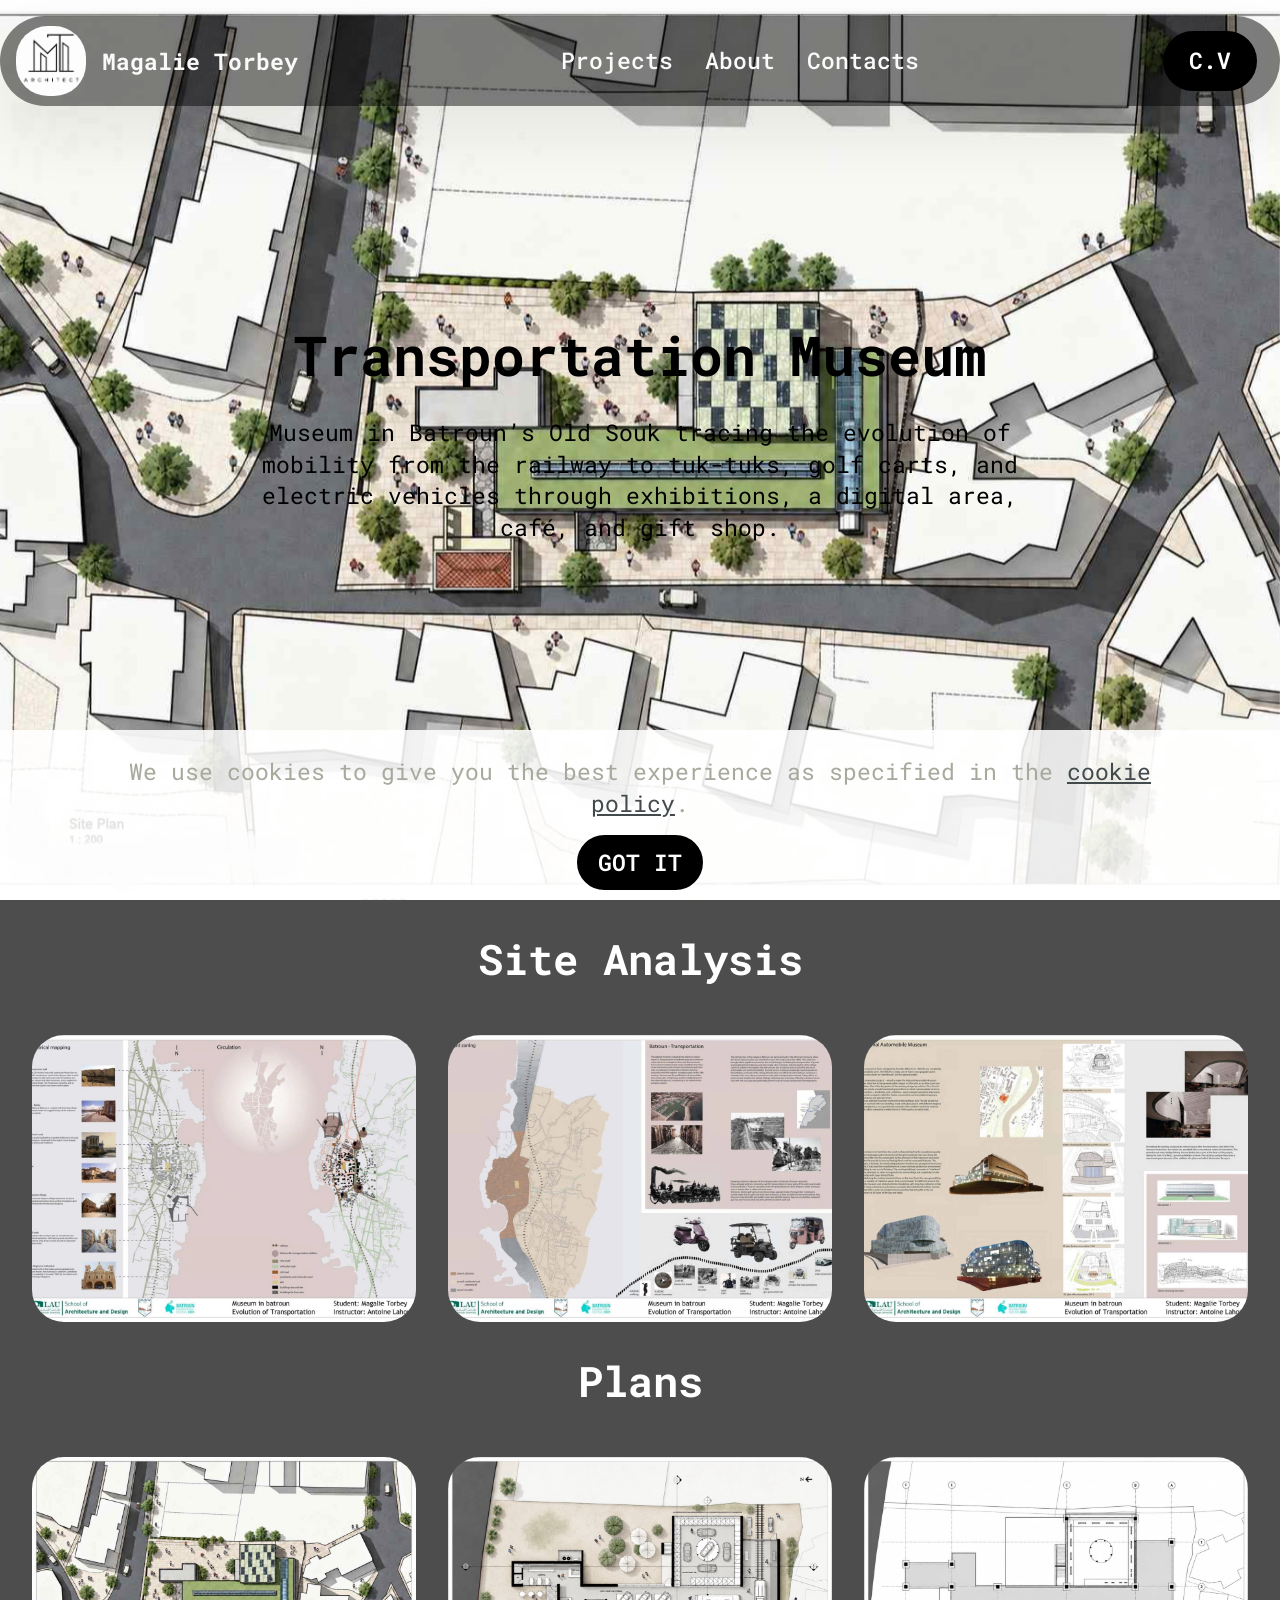
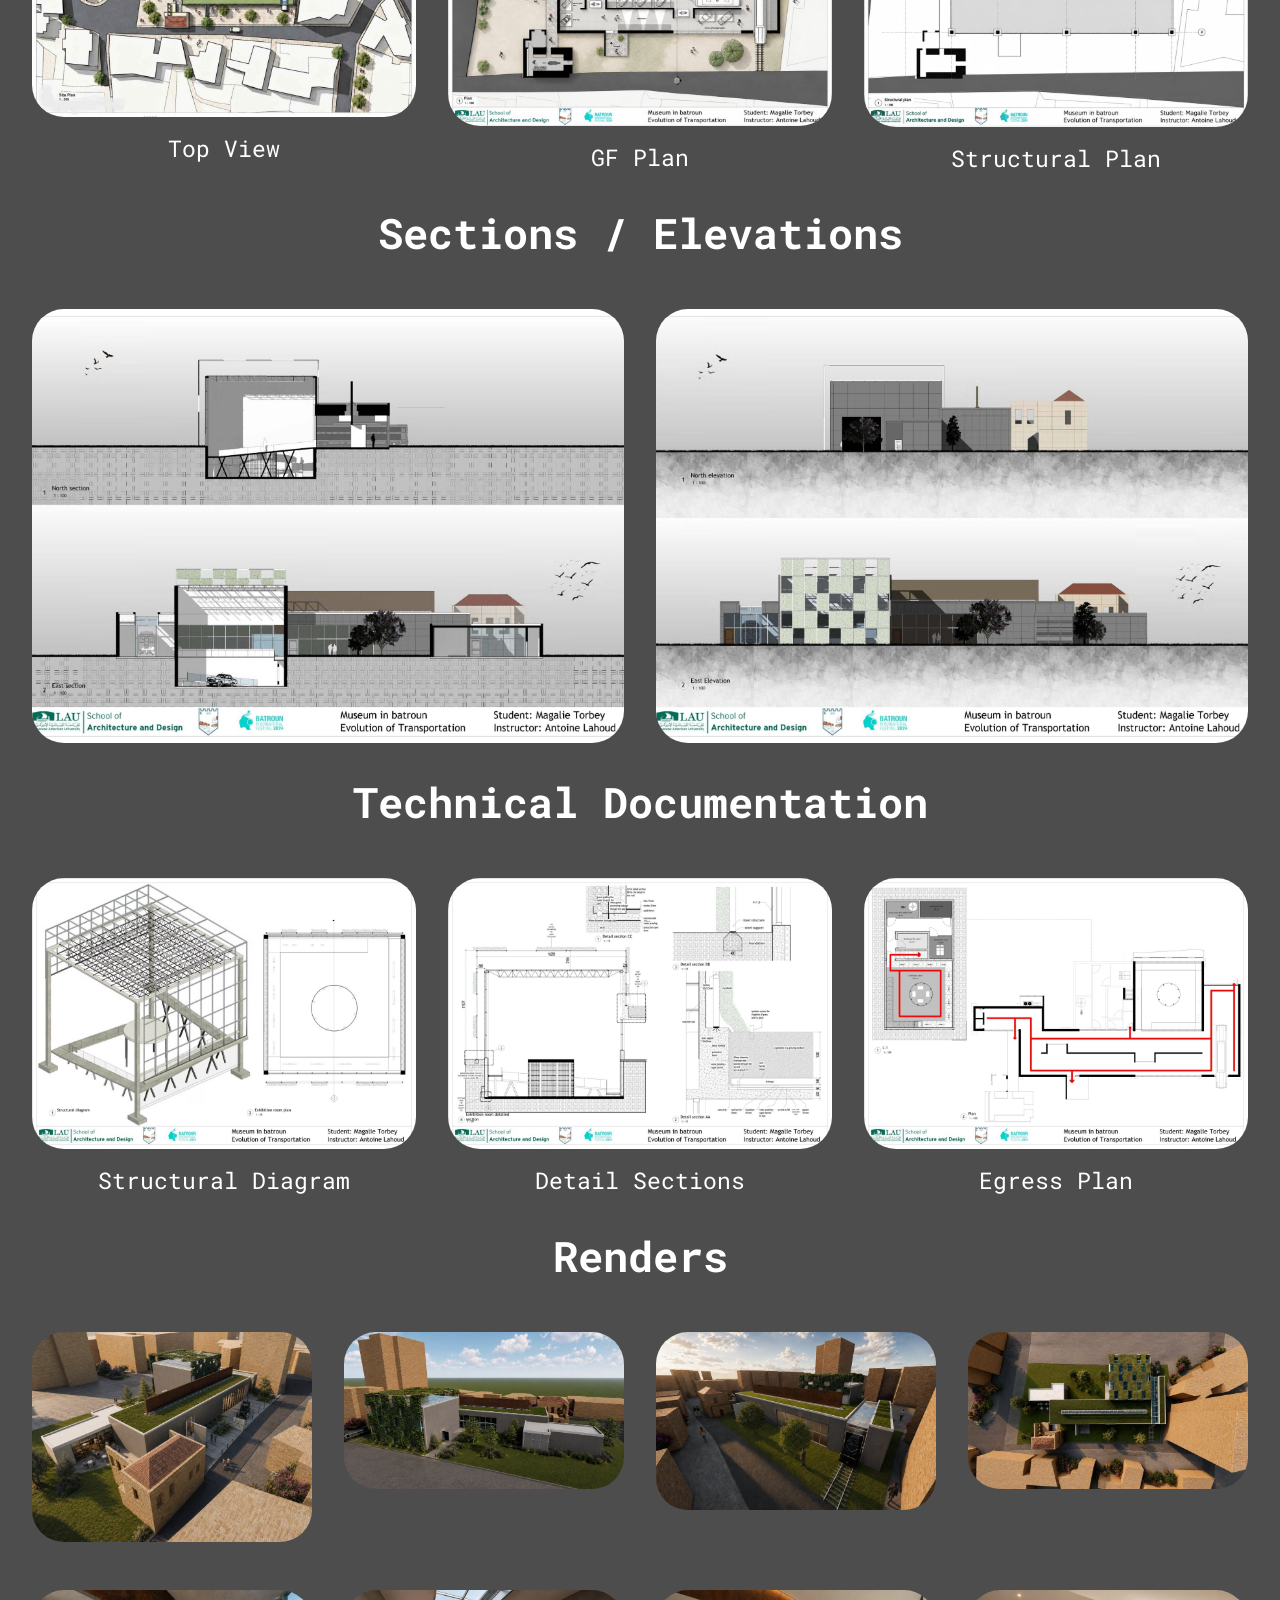
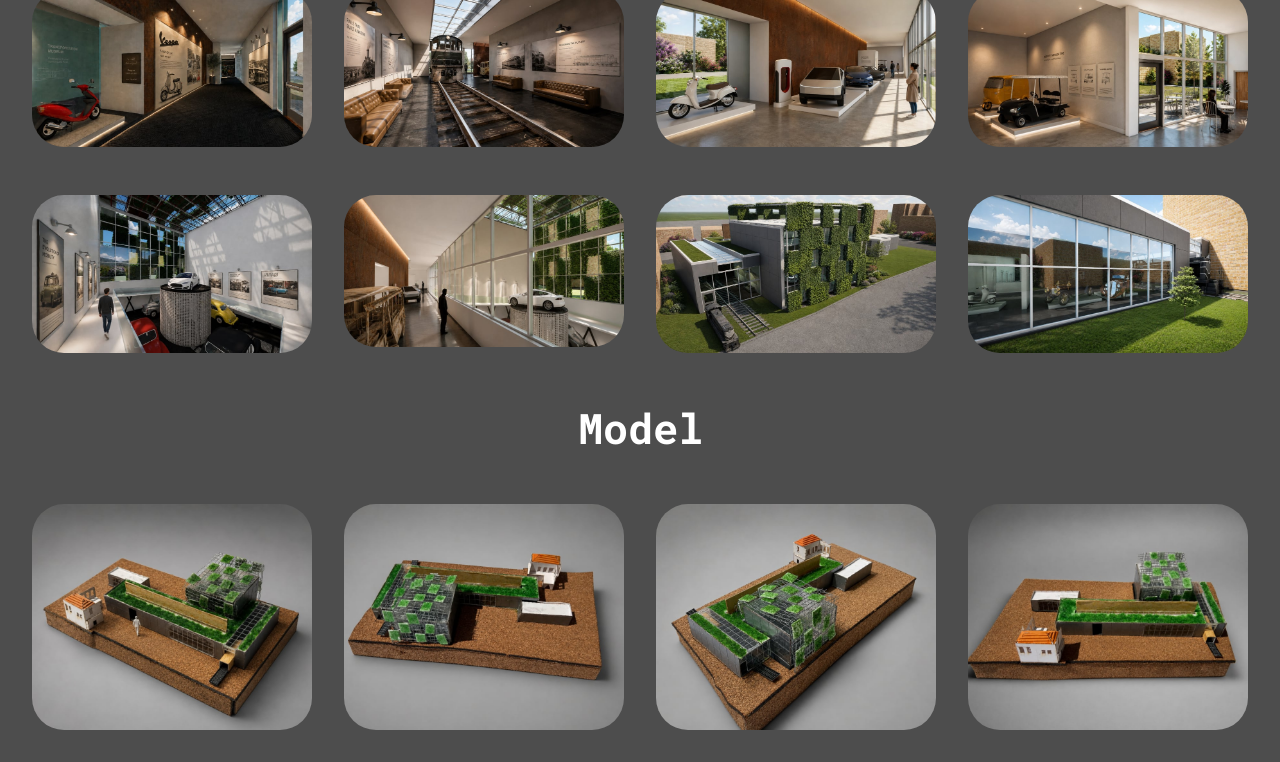
<file: page4.html>
<!DOCTYPE html>
<html  >
<head>
  
  <meta charset="UTF-8">
  <meta http-equiv="X-UA-Compatible" content="IE=edge">
  
  <meta name="viewport" content="width=device-width, initial-scale=1, minimum-scale=1">
  <link rel="shortcut icon" href="assets/images/chatgpt-image-aug-3-2026-06-01-18-pm-2.png" type="image/x-icon">
  <meta name="description" content="">
  
  
  <title>design 6</title>
  <link rel="stylesheet" href="assets/web/assets/mobirise-icons2/mobirise2.css">
  <link rel="stylesheet" href="assets/bootstrap/css/bootstrap.min.css">
  <link rel="stylesheet" href="assets/parallax/jarallax.css">
  <link rel="stylesheet" href="assets/web/assets/gdpr-plugin/gdpr-styles.css">
  <link rel="stylesheet" href="assets/animatecss/animate.css">
  <link rel="stylesheet" href="assets/dropdown/css/style.css">
  <link rel="stylesheet" href="assets/theme/css/style.css">
  <link rel="preload" href="https://fonts.googleapis.com/css?family=Roboto+Mono:100,200,300,400,500,600,700,100i,200i,300i,400i,500i,600i,700i&display=swap" as="style" onload="this.onload=null;this.rel='stylesheet'">
  <noscript><link rel="stylesheet" href="https://fonts.googleapis.com/css?family=Roboto+Mono:100,200,300,400,500,600,700,100i,200i,300i,400i,500i,600i,700i&display=swap"></noscript>
  <link rel="preload" as="style" href="assets/mobirise/css/mbr-additional.css?v=6UX9JF"><link rel="stylesheet" href="assets/mobirise/css/mbr-additional.css?v=6UX9JF" type="text/css">

  
  
  
</head>
<body>
  
  <section data-bs-version="5.1" class="menu menu5 cid-vtkSMkSPsH" once="menu" id="menu05-1p">
	

	<nav class="navbar navbar-dropdown navbar-fixed-top navbar-expand-lg">
		<div class="container">
			<div class="navbar-brand">
				<span class="navbar-logo">
					<a href="index.html#header18-5">
						<img src="assets/images/chatgpt-image-aug-3-2026-06-01-18-pm-2.png" alt="" style="height: 4.4rem;">
					</a>
				</span>
				<span class="navbar-caption-wrap"><a class="navbar-caption text-white text-primary display-7" href="index.html#header18-5">Magalie Torbey</a></span>
			</div>
			<button class="navbar-toggler" type="button" data-toggle="collapse" data-bs-toggle="collapse" data-target="#navbarSupportedContent" data-bs-target="#navbarSupportedContent" aria-controls="navbarNavAltMarkup" aria-expanded="false" aria-label="Toggle navigation">
				<div class="hamburger">
					<span></span>
					<span></span>
					<span></span>
					<span></span>
				</div>
			</button>
			<div class="collapse navbar-collapse" id="navbarSupportedContent">
				<ul class="navbar-nav nav-dropdown" data-app-modern-menu="true"><li class="nav-item">
						<a class="nav-link link text-white text-primary display-7" href="index.html#features06-4v" aria-expanded="false">Projects</a>
					</li><li class="nav-item">
						<a class="nav-link link text-white text-primary display-7" href="index.html#article04-9">About</a>
					</li>
					
					<li class="nav-item">
						<a class="nav-link link text-white text-primary display-7" href="index.html#contacts01-6">Contacts</a>
					</li></ul>
				<div class="navbar-buttons mbr-section-btn"><a class="btn btn-primary display-7" href="assets/files/MagalieTorbey--CV.pdf">C.V</a></div>
			</div>
		</div>
	</nav>
</section>

<section data-bs-version="5.1" class="header12 cid-vtkSMl9WOE mbr-fullscreen mbr-parallax-background" id="header12-1q">
  
  

  <div class="text-center container">
    
    <div class="row justify-content-center">
      <div class="col-md-12 content-head">
        <h1 class="mbr-section-title mbr-fonts-style mb-4 display-1"><strong>Transportation Museum</strong></h1>
        <p class="mbr-text mbr-fonts-style mb-4 display-7">Museum in Batroun’s Old Souk tracing the evolution of mobility from the railway to tuk-tuks, golf carts, and electric vehicles through exhibitions, a digital area, café, and gift shop.
        </p>
        
      </div>
    </div>
  </div>
</section>

<section data-bs-version="5.1" class="gallery1 mbr-gallery cid-vtkSMlKOLZ" id="gallery01-1t">
    
    

    <div class="container-fluid">
        <div class="row justify-content-center">
            <div class="col-12 content-head">
                <div class="mb-5">
                    <h3 class="mbr-section-title mbr-fonts-style align-center m-0 display-2"><strong>Site Analysis</strong></h3>
                    
                </div>
            </div>
        </div>
        
        <div class="row mbr-gallery">
            <div class="col-12 col-md-6 col-lg-4 item gallery-image">
                <div class="item-wrapper mb-3" data-toggle="modal" data-bs-toggle="modal" data-target="#vvvr3lAvH3-modal" data-bs-target="#vvvr3lAvH3-modal">
                    <img class="w-100" src="assets/images/w161-1184x836.webp" alt="Mobirise Website Builder" data-slide-to="0" data-bs-slide-to="0" data-target="#lb-vvvr3lAvH3" data-bs-target="#lb-vvvr3lAvH3">
                    <div class="icon-wrapper">
                        <span class="mobi-mbri mobi-mbri-search mbr-iconfont mbr-iconfont-btn"></span>
                    </div>
                </div>
                
            </div>
            <div class="col-12 col-md-6 col-lg-4 item gallery-image">
                <div class="item-wrapper mb-3" data-toggle="modal" data-bs-toggle="modal" data-target="#vvvr3lAvH3-modal" data-bs-target="#vvvr3lAvH3-modal">
                    <img class="w-100" src="assets/images/w162-1184x836.webp" alt="Mobirise Website Builder" data-slide-to="1" data-bs-slide-to="1" data-target="#lb-vvvr3lAvH3" data-bs-target="#lb-vvvr3lAvH3">
                    <div class="icon-wrapper">
                        <span class="mobi-mbri mobi-mbri-search mbr-iconfont mbr-iconfont-btn"></span>
                    </div>
                </div>
                
            </div>
            <div class="col-12 col-md-6 col-lg-4 item gallery-image">
                <div class="item-wrapper mb-3" data-toggle="modal" data-bs-toggle="modal" data-target="#vvvr3lAvH3-modal" data-bs-target="#vvvr3lAvH3-modal">
                    <img class="w-100" src="assets/images/w163-1184x836.webp" alt="Mobirise Website Builder" data-slide-to="2" data-bs-slide-to="2" data-target="#lb-vvvr3lAvH3" data-bs-target="#lb-vvvr3lAvH3">
                    <div class="icon-wrapper">
                        <span class="mobi-mbri mobi-mbri-search mbr-iconfont mbr-iconfont-btn"></span>
                    </div>
                </div>
                
            </div>
            
            
            
            
            
        </div>

        <div class="modal mbr-slider" tabindex="-1" role="dialog" aria-hidden="true" id="vvvr3lAvH3-modal">
            <div class="modal-dialog" role="document">
                <div class="modal-content">
                    <div class="modal-body">
                        <div class="carousel slide" data-pause="false" data-bs-pause="false" id="lb-vvvr3lAvH3" data-interval="5000" data-bs-interval="5000">
                            <div class="carousel-inner">
                                <div class="carousel-item active">
                                    <img class="d-block w-100" src="assets/images/w161-1184x836.webp" alt="Mobirise Website Builder">
                                </div>
                                <div class="carousel-item">
                                    <img class="d-block w-100" src="assets/images/w162-1184x836.webp" alt="Mobirise Website Builder">
                                </div>
                                <div class="carousel-item">
                                    <img class="d-block w-100" src="assets/images/w163-1184x836.webp" alt="Mobirise Website Builder">
                                </div>
                                
                                
                                
                                
                                
                            </div>
                            <ol class="carousel-indicators">
                                <li data-slide-to="0" data-bs-slide-to="0" class="active" data-target="#lb-vvvr3lAvH3" data-bs-target="#lb-vvvr3lAvH3"></li>
                                <li data-slide-to="1" data-bs-slide-to="1" data-target="#lb-vvvr3lAvH3" data-bs-target="#lb-vvvr3lAvH3"></li>
                                <li data-slide-to="2" data-bs-slide-to="2" data-target="#lb-vvvr3lAvH3" data-bs-target="#lb-vvvr3lAvH3"></li>
                                
                                
                                
                                
                                
                            </ol>
                            <a role="button" href="" class="close" data-dismiss="modal" data-bs-dismiss="modal" aria-label="Close">
                            </a>
                            <a class="carousel-control-prev carousel-control" role="button" data-slide="prev" data-bs-slide="prev" href="#lb-vvvr3lAvH3">
                                <span class="mobi-mbri mobi-mbri-arrow-prev" aria-hidden="true"></span>
                                <span class="sr-only visually-hidden">Previous</span>
                            </a>
                            <a class="carousel-control-next carousel-control" role="button" data-slide="next" data-bs-slide="next" href="#lb-vvvr3lAvH3">
                                <span class="mobi-mbri mobi-mbri-arrow-next" aria-hidden="true"></span>
                                <span class="sr-only visually-hidden">Next</span>
                            </a>
                        </div>
                    </div>
                </div>
            </div>
        </div>
    </div>
</section>

<section data-bs-version="5.1" class="gallery1 mbr-gallery cid-vtC8yy3zmi" id="gallery01-1z">
    
    

    <div class="container-fluid">
        <div class="row justify-content-center">
            <div class="col-12 content-head">
                <div class="mb-5">
                    <h3 class="mbr-section-title mbr-fonts-style align-center m-0 display-2"><strong>Plans</strong></h3>
                    
                </div>
            </div>
        </div>
        
        <div class="row mbr-gallery">
            <div class="col-12 col-md-6 col-lg-4 item gallery-image">
                <div class="item-wrapper mb-3" data-toggle="modal" data-bs-toggle="modal" data-target="#vvvr3lQX3V-modal" data-bs-target="#vvvr3lQX3V-modal">
                    <img class="w-100" src="assets/images/w143-1184x858.webp" alt="Mobirise Website Builder" data-slide-to="0" data-bs-slide-to="0" data-target="#lb-vvvr3lQX3V" data-bs-target="#lb-vvvr3lQX3V">
                    <div class="icon-wrapper">
                        <span class="mobi-mbri mobi-mbri-search mbr-iconfont mbr-iconfont-btn"></span>
                    </div>
                </div>
                <h6 class="mbr-item-subtitle mbr-fonts-style align-center mb-0 mt-3 display-7">Top View</h6>
            </div>
            <div class="col-12 col-md-6 col-lg-4 item gallery-image">
                <div class="item-wrapper mb-3" data-toggle="modal" data-bs-toggle="modal" data-target="#vvvr3lQX3V-modal" data-bs-target="#vvvr3lQX3V-modal">
                    <img class="w-100" src="assets/images/w117-1184x829.webp" alt="Mobirise Website Builder" data-slide-to="1" data-bs-slide-to="1" data-target="#lb-vvvr3lQX3V" data-bs-target="#lb-vvvr3lQX3V">
                    <div class="icon-wrapper">
                        <span class="mobi-mbri mobi-mbri-search mbr-iconfont mbr-iconfont-btn"></span>
                    </div>
                </div>
                <h6 class="mbr-item-subtitle mbr-fonts-style align-center mb-0 mt-3 display-7">GF Plan</h6>
            </div>
            <div class="col-12 col-md-6 col-lg-4 item gallery-image">
                <div class="item-wrapper mb-3" data-toggle="modal" data-bs-toggle="modal" data-target="#vvvr3lQX3V-modal" data-bs-target="#vvvr3lQX3V-modal">
                    <img class="w-100" src="assets/images/w134-1184x833.webp" alt="Mobirise Website Builder" data-slide-to="2" data-bs-slide-to="2" data-target="#lb-vvvr3lQX3V" data-bs-target="#lb-vvvr3lQX3V">
                    <div class="icon-wrapper">
                        <span class="mobi-mbri mobi-mbri-search mbr-iconfont mbr-iconfont-btn"></span>
                    </div>
                </div>
                <h6 class="mbr-item-subtitle mbr-fonts-style align-center mb-0 mt-3 display-7">Structural Plan</h6>
            </div>
            
            
            
            
            
        </div>

        <div class="modal mbr-slider" tabindex="-1" role="dialog" aria-hidden="true" id="vvvr3lQX3V-modal">
            <div class="modal-dialog" role="document">
                <div class="modal-content">
                    <div class="modal-body">
                        <div class="carousel slide" data-pause="false" data-bs-pause="false" id="lb-vvvr3lQX3V" data-interval="5000" data-bs-interval="5000">
                            <div class="carousel-inner">
                                <div class="carousel-item active">
                                    <img class="d-block w-100" src="assets/images/w143-1184x858.webp" alt="Mobirise Website Builder">
                                </div>
                                <div class="carousel-item">
                                    <img class="d-block w-100" src="assets/images/w117-1184x829.webp" alt="Mobirise Website Builder">
                                </div>
                                <div class="carousel-item">
                                    <img class="d-block w-100" src="assets/images/w134-1184x833.webp" alt="Mobirise Website Builder">
                                </div>
                                
                                
                                
                                
                                
                            </div>
                            <ol class="carousel-indicators">
                                <li data-slide-to="0" data-bs-slide-to="0" class="active" data-target="#lb-vvvr3lQX3V" data-bs-target="#lb-vvvr3lQX3V"></li>
                                <li data-slide-to="1" data-bs-slide-to="1" data-target="#lb-vvvr3lQX3V" data-bs-target="#lb-vvvr3lQX3V"></li>
                                <li data-slide-to="2" data-bs-slide-to="2" data-target="#lb-vvvr3lQX3V" data-bs-target="#lb-vvvr3lQX3V"></li>
                                
                                
                                
                                
                                
                            </ol>
                            <a role="button" href="" class="close" data-dismiss="modal" data-bs-dismiss="modal" aria-label="Close">
                            </a>
                            <a class="carousel-control-prev carousel-control" role="button" data-slide="prev" data-bs-slide="prev" href="#lb-vvvr3lQX3V">
                                <span class="mobi-mbri mobi-mbri-arrow-prev" aria-hidden="true"></span>
                                <span class="sr-only visually-hidden">Previous</span>
                            </a>
                            <a class="carousel-control-next carousel-control" role="button" data-slide="next" data-bs-slide="next" href="#lb-vvvr3lQX3V">
                                <span class="mobi-mbri mobi-mbri-arrow-next" aria-hidden="true"></span>
                                <span class="sr-only visually-hidden">Next</span>
                            </a>
                        </div>
                    </div>
                </div>
            </div>
        </div>
    </div>
</section>

<section data-bs-version="5.1" class="gallery1 mbr-gallery cid-vtkSMmbS82" id="gallery01-1u">
    
    

    <div class="container-fluid">
        <div class="row justify-content-center">
            <div class="col-12 content-head">
                <div class="mb-5">
                    <h3 class="mbr-section-title mbr-fonts-style align-center m-0 display-2"><strong>Sections / Elevations</strong></h3>
                    
                </div>
            </div>
        </div>
        
        <div class="row mbr-gallery">
            <div class="col-12 col-md-6 col-lg-6 item gallery-image">
                <div class="item-wrapper mb-3" data-toggle="modal" data-bs-toggle="modal" data-target="#vvvr3m4Kp9-modal" data-bs-target="#vvvr3m4Kp9-modal">
                    <img class="w-100" src="assets/images/w124-1809x1277.webp" alt="Mobirise Website Builder" data-slide-to="0" data-bs-slide-to="0" data-target="#lb-vvvr3m4Kp9" data-bs-target="#lb-vvvr3m4Kp9">
                    <div class="icon-wrapper">
                        <span class="mobi-mbri mobi-mbri-search mbr-iconfont mbr-iconfont-btn"></span>
                    </div>
                </div>
                
            </div>
            <div class="col-12 col-md-6 col-lg-6 item gallery-image">
                <div class="item-wrapper mb-3" data-toggle="modal" data-bs-toggle="modal" data-target="#vvvr3m4Kp9-modal" data-bs-target="#vvvr3m4Kp9-modal">
                    <img class="w-100" src="assets/images/w125-1809x1277.webp" alt="Mobirise Website Builder" data-slide-to="1" data-bs-slide-to="1" data-target="#lb-vvvr3m4Kp9" data-bs-target="#lb-vvvr3m4Kp9">
                    <div class="icon-wrapper">
                        <span class="mobi-mbri mobi-mbri-search mbr-iconfont mbr-iconfont-btn"></span>
                    </div>
                </div>
                
            </div>
            
            
            
            
            
            
        </div>

        <div class="modal mbr-slider" tabindex="-1" role="dialog" aria-hidden="true" id="vvvr3m4Kp9-modal">
            <div class="modal-dialog" role="document">
                <div class="modal-content">
                    <div class="modal-body">
                        <div class="carousel slide" data-pause="false" data-bs-pause="false" id="lb-vvvr3m4Kp9" data-interval="5000" data-bs-interval="5000">
                            <div class="carousel-inner">
                                <div class="carousel-item active">
                                    <img class="d-block w-100" src="assets/images/w124-1809x1277.webp" alt="Mobirise Website Builder">
                                </div>
                                <div class="carousel-item">
                                    <img class="d-block w-100" src="assets/images/w125-1809x1277.webp" alt="Mobirise Website Builder">
                                </div>
                                
                                
                                
                                
                                
                                
                            </div>
                            <ol class="carousel-indicators">
                                <li data-slide-to="0" data-bs-slide-to="0" class="active" data-target="#lb-vvvr3m4Kp9" data-bs-target="#lb-vvvr3m4Kp9"></li>
                                <li data-slide-to="1" data-bs-slide-to="1" data-target="#lb-vvvr3m4Kp9" data-bs-target="#lb-vvvr3m4Kp9"></li>
                                
                                
                                
                                
                                
                                
                            </ol>
                            <a role="button" href="" class="close" data-dismiss="modal" data-bs-dismiss="modal" aria-label="Close">
                            </a>
                            <a class="carousel-control-prev carousel-control" role="button" data-slide="prev" data-bs-slide="prev" href="#lb-vvvr3m4Kp9">
                                <span class="mobi-mbri mobi-mbri-arrow-prev" aria-hidden="true"></span>
                                <span class="sr-only visually-hidden">Previous</span>
                            </a>
                            <a class="carousel-control-next carousel-control" role="button" data-slide="next" data-bs-slide="next" href="#lb-vvvr3m4Kp9">
                                <span class="mobi-mbri mobi-mbri-arrow-next" aria-hidden="true"></span>
                                <span class="sr-only visually-hidden">Next</span>
                            </a>
                        </div>
                    </div>
                </div>
            </div>
        </div>
    </div>
</section>

<section data-bs-version="5.1" class="gallery1 mbr-gallery cid-vtkSMmvhjl" id="gallery01-1v">
    
    

    <div class="container-fluid">
        <div class="row justify-content-center">
            <div class="col-12 content-head">
                <div class="mb-5">
                    <h3 class="mbr-section-title mbr-fonts-style align-center m-0 display-2"><strong>Technical Documentation</strong></h3>
                    
                </div>
            </div>
        </div>
        
        <div class="row mbr-gallery">
            <div class="col-12 col-md-6 col-lg-4 item gallery-image">
                <div class="item-wrapper mb-3" data-toggle="modal" data-bs-toggle="modal" data-target="#vvvr3mh8Ap-modal" data-bs-target="#vvvr3mh8Ap-modal">
                    <img class="w-100" src="assets/images/w128-1184x836.webp" alt="Mobirise Website Builder" data-slide-to="0" data-bs-slide-to="0" data-target="#lb-vvvr3mh8Ap" data-bs-target="#lb-vvvr3mh8Ap">
                    <div class="icon-wrapper">
                        <span class="mobi-mbri mobi-mbri-search mbr-iconfont mbr-iconfont-btn"></span>
                    </div>
                </div>
                <h6 class="mbr-item-subtitle mbr-fonts-style align-center mb-0 mt-3 display-7">Structural Diagram</h6>
            </div>
            <div class="col-12 col-md-6 col-lg-4 item gallery-image">
                <div class="item-wrapper mb-3" data-toggle="modal" data-bs-toggle="modal" data-target="#vvvr3mh8Ap-modal" data-bs-target="#vvvr3mh8Ap-modal">
                    <img class="w-100" src="assets/images/w129-1184x836.webp" alt="Mobirise Website Builder" data-slide-to="1" data-bs-slide-to="1" data-target="#lb-vvvr3mh8Ap" data-bs-target="#lb-vvvr3mh8Ap">
                    <div class="icon-wrapper">
                        <span class="mobi-mbri mobi-mbri-search mbr-iconfont mbr-iconfont-btn"></span>
                    </div>
                </div>
                <h6 class="mbr-item-subtitle mbr-fonts-style align-center mb-0 mt-3 display-7">Detail Sections</h6>
            </div>
            <div class="col-12 col-md-6 col-lg-4 item gallery-image">
                <div class="item-wrapper mb-3" data-toggle="modal" data-bs-toggle="modal" data-target="#vvvr3mh8Ap-modal" data-bs-target="#vvvr3mh8Ap-modal">
                    <img class="w-100" src="assets/images/w131-1184x836.webp" alt="Mobirise Website Builder" data-slide-to="2" data-bs-slide-to="2" data-target="#lb-vvvr3mh8Ap" data-bs-target="#lb-vvvr3mh8Ap">
                    <div class="icon-wrapper">
                        <span class="mobi-mbri mobi-mbri-search mbr-iconfont mbr-iconfont-btn"></span>
                    </div>
                </div>
                <h6 class="mbr-item-subtitle mbr-fonts-style align-center mb-0 mt-3 display-7">Egress Plan</h6>
            </div>
            
            
            
            
            
        </div>

        <div class="modal mbr-slider" tabindex="-1" role="dialog" aria-hidden="true" id="vvvr3mh8Ap-modal">
            <div class="modal-dialog" role="document">
                <div class="modal-content">
                    <div class="modal-body">
                        <div class="carousel slide" data-pause="false" data-bs-pause="false" id="lb-vvvr3mh8Ap" data-interval="5000" data-bs-interval="5000">
                            <div class="carousel-inner">
                                <div class="carousel-item active">
                                    <img class="d-block w-100" src="assets/images/w128-1184x836.webp" alt="Mobirise Website Builder">
                                </div>
                                <div class="carousel-item">
                                    <img class="d-block w-100" src="assets/images/w129-1184x836.webp" alt="Mobirise Website Builder">
                                </div>
                                <div class="carousel-item">
                                    <img class="d-block w-100" src="assets/images/w131-1184x836.webp" alt="Mobirise Website Builder">
                                </div>
                                
                                
                                
                                
                                
                            </div>
                            <ol class="carousel-indicators">
                                <li data-slide-to="0" data-bs-slide-to="0" class="active" data-target="#lb-vvvr3mh8Ap" data-bs-target="#lb-vvvr3mh8Ap"></li>
                                <li data-slide-to="1" data-bs-slide-to="1" data-target="#lb-vvvr3mh8Ap" data-bs-target="#lb-vvvr3mh8Ap"></li>
                                <li data-slide-to="2" data-bs-slide-to="2" data-target="#lb-vvvr3mh8Ap" data-bs-target="#lb-vvvr3mh8Ap"></li>
                                
                                
                                
                                
                                
                            </ol>
                            <a role="button" href="" class="close" data-dismiss="modal" data-bs-dismiss="modal" aria-label="Close">
                            </a>
                            <a class="carousel-control-prev carousel-control" role="button" data-slide="prev" data-bs-slide="prev" href="#lb-vvvr3mh8Ap">
                                <span class="mobi-mbri mobi-mbri-arrow-prev" aria-hidden="true"></span>
                                <span class="sr-only visually-hidden">Previous</span>
                            </a>
                            <a class="carousel-control-next carousel-control" role="button" data-slide="next" data-bs-slide="next" href="#lb-vvvr3mh8Ap">
                                <span class="mobi-mbri mobi-mbri-arrow-next" aria-hidden="true"></span>
                                <span class="sr-only visually-hidden">Next</span>
                            </a>
                        </div>
                    </div>
                </div>
            </div>
        </div>
    </div>
</section>

<section data-bs-version="5.1" class="gallery1 mbr-gallery cid-vtkSMmOwVh" id="gallery01-1w">
    
    

    <div class="container-fluid">
        <div class="row justify-content-center">
            <div class="col-12 content-head">
                <div class="mb-5">
                    <h3 class="mbr-section-title mbr-fonts-style align-center m-0 display-2"><strong>Renders</strong></h3>
                    
                </div>
            </div>
        </div>
        
        <div class="row mbr-gallery">
            <div class="col-12 col-md-6 col-lg-3 item gallery-image">
                <div class="item-wrapper mb-3" data-toggle="modal" data-bs-toggle="modal" data-target="#vvvr3mz7ZL-modal" data-bs-target="#vvvr3mz7ZL-modal">
                    <img class="w-100" src="assets/images/w130-872x654.webp" alt="Mobirise Website Builder" data-slide-to="0" data-bs-slide-to="0" data-target="#lb-vvvr3mz7ZL" data-bs-target="#lb-vvvr3mz7ZL">
                    <div class="icon-wrapper">
                        <span class="mobi-mbri mobi-mbri-search mbr-iconfont mbr-iconfont-btn"></span>
                    </div>
                </div>
                
            </div>
            <div class="col-12 col-md-6 col-lg-3 item gallery-image">
                <div class="item-wrapper mb-3" data-toggle="modal" data-bs-toggle="modal" data-target="#vvvr3mz7ZL-modal" data-bs-target="#vvvr3mz7ZL-modal">
                    <img class="w-100" src="assets/images/w137-872x491.webp" alt="Mobirise Website Builder" data-slide-to="1" data-bs-slide-to="1" data-target="#lb-vvvr3mz7ZL" data-bs-target="#lb-vvvr3mz7ZL">
                    <div class="icon-wrapper">
                        <span class="mobi-mbri mobi-mbri-search mbr-iconfont mbr-iconfont-btn"></span>
                    </div>
                </div>
                
            </div>
            <div class="col-12 col-md-6 col-lg-3 item gallery-image">
                <div class="item-wrapper mb-3" data-toggle="modal" data-bs-toggle="modal" data-target="#vvvr3mz7ZL-modal" data-bs-target="#vvvr3mz7ZL-modal">
                    <img class="w-100" src="assets/images/w138-872x556.webp" alt="Mobirise Website Builder" data-slide-to="2" data-bs-slide-to="2" data-target="#lb-vvvr3mz7ZL" data-bs-target="#lb-vvvr3mz7ZL">
                    <div class="icon-wrapper">
                        <span class="mobi-mbri mobi-mbri-search mbr-iconfont mbr-iconfont-btn"></span>
                    </div>
                </div>
                
            </div>
            <div class="col-12 col-md-6 col-lg-3 item gallery-image">
                <div class="item-wrapper mb-3" data-toggle="modal" data-bs-toggle="modal" data-target="#vvvr3mz7ZL-modal" data-bs-target="#vvvr3mz7ZL-modal">
                    <img class="w-100" src="assets/images/w116-872x491.webp" alt="Mobirise Website Builder" data-slide-to="3" data-bs-slide-to="3" data-target="#lb-vvvr3mz7ZL" data-bs-target="#lb-vvvr3mz7ZL">
                    <div class="icon-wrapper">
                        <span class="mobi-mbri mobi-mbri-search mbr-iconfont mbr-iconfont-btn"></span>
                    </div>
                </div>
                
            </div>
            <div class="col-12 col-md-6 col-lg-3 item gallery-image">
                <div class="item-wrapper mb-3" data-toggle="modal" data-bs-toggle="modal" data-target="#vvvr3mz7ZL-modal" data-bs-target="#vvvr3mz7ZL-modal">
                    <img class="w-100" src="assets/images/w135-872x491.webp" alt="Mobirise Website Builder" data-slide-to="4" data-bs-slide-to="4" data-target="#lb-vvvr3mz7ZL" data-bs-target="#lb-vvvr3mz7ZL">
                    <div class="icon-wrapper">
                        <span class="mobi-mbri mobi-mbri-search mbr-iconfont mbr-iconfont-btn"></span>
                    </div>
                </div>
                
            </div>
            <div class="col-12 col-md-6 col-lg-3 item gallery-image">
                <div class="item-wrapper mb-3" data-toggle="modal" data-bs-toggle="modal" data-target="#vvvr3mz7ZL-modal" data-bs-target="#vvvr3mz7ZL-modal">
                    <img class="w-100" src="assets/images/w132-872x491.webp" alt="Mobirise Website Builder" data-slide-to="5" data-bs-slide-to="5" data-target="#lb-vvvr3mz7ZL" data-bs-target="#lb-vvvr3mz7ZL">
                    <div class="icon-wrapper">
                        <span class="mobi-mbri mobi-mbri-search mbr-iconfont mbr-iconfont-btn"></span>
                    </div>
                </div>
                
            </div>
            <div class="col-12 col-md-6 col-lg-3 item gallery-image">
                <div class="item-wrapper mb-3" data-toggle="modal" data-bs-toggle="modal" data-target="#vvvr3mz7ZL-modal" data-bs-target="#vvvr3mz7ZL-modal">
                    <img class="w-100" src="assets/images/w142-872x491.webp" alt="Mobirise Website Builder" data-slide-to="6" data-bs-slide-to="6" data-target="#lb-vvvr3mz7ZL" data-bs-target="#lb-vvvr3mz7ZL">
                    <div class="icon-wrapper">
                        <span class="mobi-mbri mobi-mbri-search mbr-iconfont mbr-iconfont-btn"></span>
                    </div>
                </div>
                
            </div>
            <div class="col-12 col-md-6 col-lg-3 item gallery-image">
                <div class="item-wrapper mb-3" data-toggle="modal" data-bs-toggle="modal" data-target="#vvvr3mz7ZL-modal" data-bs-target="#vvvr3mz7ZL-modal">
                    <img class="w-100" src="assets/images/w127-872x491.webp" alt="Mobirise Website Builder" data-slide-to="7" data-bs-slide-to="7" data-target="#lb-vvvr3mz7ZL" data-bs-target="#lb-vvvr3mz7ZL">
                    <div class="icon-wrapper">
                        <span class="mobi-mbri mobi-mbri-search mbr-iconfont mbr-iconfont-btn"></span>
                    </div>
                </div>
                
            </div>
        </div>

        <div class="modal mbr-slider" tabindex="-1" role="dialog" aria-hidden="true" id="vvvr3mz7ZL-modal">
            <div class="modal-dialog" role="document">
                <div class="modal-content">
                    <div class="modal-body">
                        <div class="carousel slide" data-pause="false" data-bs-pause="false" id="lb-vvvr3mz7ZL" data-interval="5000" data-bs-interval="5000">
                            <div class="carousel-inner">
                                <div class="carousel-item active">
                                    <img class="d-block w-100" src="assets/images/w130-872x654.webp" alt="Mobirise Website Builder">
                                </div>
                                <div class="carousel-item">
                                    <img class="d-block w-100" src="assets/images/w137-872x491.webp" alt="Mobirise Website Builder">
                                </div>
                                <div class="carousel-item">
                                    <img class="d-block w-100" src="assets/images/w138-872x556.webp" alt="Mobirise Website Builder">
                                </div>
                                <div class="carousel-item">
                                    <img class="d-block w-100" src="assets/images/w116-872x491.webp" alt="Mobirise Website Builder">
                                </div>
                                <div class="carousel-item">
                                    <img class="d-block w-100" src="assets/images/w135-872x491.webp" alt="Mobirise Website Builder">
                                </div>
                                <div class="carousel-item">
                                    <img class="d-block w-100" src="assets/images/w132-872x491.webp" alt="Mobirise Website Builder">
                                </div>
                                <div class="carousel-item">
                                    <img class="d-block w-100" src="assets/images/w142-872x491.webp" alt="Mobirise Website Builder">
                                </div>
                                <div class="carousel-item">
                                    <img class="d-block w-100" src="assets/images/w127-872x491.webp" alt="Mobirise Website Builder">
                                </div>
                            </div>
                            <ol class="carousel-indicators">
                                <li data-slide-to="0" data-bs-slide-to="0" class="active" data-target="#lb-vvvr3mz7ZL" data-bs-target="#lb-vvvr3mz7ZL"></li>
                                <li data-slide-to="1" data-bs-slide-to="1" data-target="#lb-vvvr3mz7ZL" data-bs-target="#lb-vvvr3mz7ZL"></li>
                                <li data-slide-to="2" data-bs-slide-to="2" data-target="#lb-vvvr3mz7ZL" data-bs-target="#lb-vvvr3mz7ZL"></li>
                                <li data-slide-to="3" data-bs-slide-to="3" data-target="#lb-vvvr3mz7ZL" data-bs-target="#lb-vvvr3mz7ZL"></li>
                                <li data-slide-to="4" data-bs-slide-to="4" data-target="#lb-vvvr3mz7ZL" data-bs-target="#lb-vvvr3mz7ZL"></li>
                                <li data-slide-to="5" data-bs-slide-to="5" data-target="#lb-vvvr3mz7ZL" data-bs-target="#lb-vvvr3mz7ZL"></li>
                                <li data-slide-to="6" data-bs-slide-to="6" data-target="#lb-vvvr3mz7ZL" data-bs-target="#lb-vvvr3mz7ZL"></li>
                                <li data-slide-to="7" data-bs-slide-to="7" data-target="#lb-vvvr3mz7ZL" data-bs-target="#lb-vvvr3mz7ZL"></li>
                            </ol>
                            <a role="button" href="" class="close" data-dismiss="modal" data-bs-dismiss="modal" aria-label="Close">
                            </a>
                            <a class="carousel-control-prev carousel-control" role="button" data-slide="prev" data-bs-slide="prev" href="#lb-vvvr3mz7ZL">
                                <span class="mobi-mbri mobi-mbri-arrow-prev" aria-hidden="true"></span>
                                <span class="sr-only visually-hidden">Previous</span>
                            </a>
                            <a class="carousel-control-next carousel-control" role="button" data-slide="next" data-bs-slide="next" href="#lb-vvvr3mz7ZL">
                                <span class="mobi-mbri mobi-mbri-arrow-next" aria-hidden="true"></span>
                                <span class="sr-only visually-hidden">Next</span>
                            </a>
                        </div>
                    </div>
                </div>
            </div>
        </div>
    </div>
</section>

<section data-bs-version="5.1" class="gallery1 mbr-gallery cid-vtHFdQQ986" id="gallery01-21">
    
    

    <div class="container-fluid">
        <div class="row justify-content-center">
            <div class="col-12 content-head">
                
            </div>
        </div>
        
        <div class="row mbr-gallery">
            <div class="col-12 col-md-6 col-lg-3 item gallery-image">
                <div class="item-wrapper mb-3" data-toggle="modal" data-bs-toggle="modal" data-target="#vvvr3mVQFM-modal" data-bs-target="#vvvr3mVQFM-modal">
                    <img class="w-100" src="assets/images/w120-872x491.webp" alt="Mobirise Website Builder" data-slide-to="0" data-bs-slide-to="0" data-target="#lb-vvvr3mVQFM" data-bs-target="#lb-vvvr3mVQFM">
                    <div class="icon-wrapper">
                        <span class="mobi-mbri mobi-mbri-search mbr-iconfont mbr-iconfont-btn"></span>
                    </div>
                </div>
                
            </div>
            <div class="col-12 col-md-6 col-lg-3 item gallery-image">
                <div class="item-wrapper mb-3" data-toggle="modal" data-bs-toggle="modal" data-target="#vvvr3mVQFM-modal" data-bs-target="#vvvr3mVQFM-modal">
                    <img class="w-100" src="assets/images/w139-872x472.webp" alt="Mobirise Website Builder" data-slide-to="1" data-bs-slide-to="1" data-target="#lb-vvvr3mVQFM" data-bs-target="#lb-vvvr3mVQFM">
                    <div class="icon-wrapper">
                        <span class="mobi-mbri mobi-mbri-search mbr-iconfont mbr-iconfont-btn"></span>
                    </div>
                </div>
                
            </div>
            <div class="col-12 col-md-6 col-lg-3 item gallery-image">
                <div class="item-wrapper mb-3" data-toggle="modal" data-bs-toggle="modal" data-target="#vvvr3mVQFM-modal" data-bs-target="#vvvr3mVQFM-modal">
                    <img class="w-100" src="assets/images/w115-872x491.webp" alt="Mobirise Website Builder" data-slide-to="2" data-bs-slide-to="2" data-target="#lb-vvvr3mVQFM" data-bs-target="#lb-vvvr3mVQFM">
                    <div class="icon-wrapper">
                        <span class="mobi-mbri mobi-mbri-search mbr-iconfont mbr-iconfont-btn"></span>
                    </div>
                </div>
                
            </div>
            <div class="col-12 col-md-6 col-lg-3 item gallery-image">
                <div class="item-wrapper mb-3" data-toggle="modal" data-bs-toggle="modal" data-target="#vvvr3mVQFM-modal" data-bs-target="#vvvr3mVQFM-modal">
                    <img class="w-100" src="assets/images/w133-872x491.webp" alt="Mobirise Website Builder" data-slide-to="3" data-bs-slide-to="3" data-target="#lb-vvvr3mVQFM" data-bs-target="#lb-vvvr3mVQFM">
                    <div class="icon-wrapper">
                        <span class="mobi-mbri mobi-mbri-search mbr-iconfont mbr-iconfont-btn"></span>
                    </div>
                </div>
                
            </div>
            
            
            
            
        </div>

        <div class="modal mbr-slider" tabindex="-1" role="dialog" aria-hidden="true" id="vvvr3mVQFM-modal">
            <div class="modal-dialog" role="document">
                <div class="modal-content">
                    <div class="modal-body">
                        <div class="carousel slide" data-pause="false" data-bs-pause="false" id="lb-vvvr3mVQFM" data-interval="5000" data-bs-interval="5000">
                            <div class="carousel-inner">
                                <div class="carousel-item active">
                                    <img class="d-block w-100" src="assets/images/w120-872x491.webp" alt="Mobirise Website Builder">
                                </div>
                                <div class="carousel-item">
                                    <img class="d-block w-100" src="assets/images/w139-872x472.webp" alt="Mobirise Website Builder">
                                </div>
                                <div class="carousel-item">
                                    <img class="d-block w-100" src="assets/images/w115-872x491.webp" alt="Mobirise Website Builder">
                                </div>
                                <div class="carousel-item">
                                    <img class="d-block w-100" src="assets/images/w133-872x491.webp" alt="Mobirise Website Builder">
                                </div>
                                
                                
                                
                                
                            </div>
                            <ol class="carousel-indicators">
                                <li data-slide-to="0" data-bs-slide-to="0" class="active" data-target="#lb-vvvr3mVQFM" data-bs-target="#lb-vvvr3mVQFM"></li>
                                <li data-slide-to="1" data-bs-slide-to="1" data-target="#lb-vvvr3mVQFM" data-bs-target="#lb-vvvr3mVQFM"></li>
                                <li data-slide-to="2" data-bs-slide-to="2" data-target="#lb-vvvr3mVQFM" data-bs-target="#lb-vvvr3mVQFM"></li>
                                <li data-slide-to="3" data-bs-slide-to="3" data-target="#lb-vvvr3mVQFM" data-bs-target="#lb-vvvr3mVQFM"></li>
                                
                                
                                
                                
                            </ol>
                            <a role="button" href="" class="close" data-dismiss="modal" data-bs-dismiss="modal" aria-label="Close">
                            </a>
                            <a class="carousel-control-prev carousel-control" role="button" data-slide="prev" data-bs-slide="prev" href="#lb-vvvr3mVQFM">
                                <span class="mobi-mbri mobi-mbri-arrow-prev" aria-hidden="true"></span>
                                <span class="sr-only visually-hidden">Previous</span>
                            </a>
                            <a class="carousel-control-next carousel-control" role="button" data-slide="next" data-bs-slide="next" href="#lb-vvvr3mVQFM">
                                <span class="mobi-mbri mobi-mbri-arrow-next" aria-hidden="true"></span>
                                <span class="sr-only visually-hidden">Next</span>
                            </a>
                        </div>
                    </div>
                </div>
            </div>
        </div>
    </div>
</section>

<section data-bs-version="5.1" class="gallery1 mbr-gallery cid-vtkSMnYZ6m" id="gallery01-1y">
    
    

    <div class="container-fluid">
        <div class="row justify-content-center">
            <div class="col-12 content-head">
                <div class="mb-5">
                    <h3 class="mbr-section-title mbr-fonts-style align-center m-0 display-2"><strong>Model</strong></h3>
                    
                </div>
            </div>
        </div>
        
        <div class="row mbr-gallery">
            <div class="col-12 col-md-6 col-lg-3 item gallery-image">
                <div class="item-wrapper mb-3" data-toggle="modal" data-bs-toggle="modal" data-target="#vvvr3neuP1-modal" data-bs-target="#vvvr3neuP1-modal">
                    <img class="w-100" src="assets/images/w126-872x654.webp" alt="Mobirise Website Builder" data-slide-to="0" data-bs-slide-to="0" data-target="#lb-vvvr3neuP1" data-bs-target="#lb-vvvr3neuP1">
                    <div class="icon-wrapper">
                        <span class="mobi-mbri mobi-mbri-search mbr-iconfont mbr-iconfont-btn"></span>
                    </div>
                </div>
                
            </div>
            <div class="col-12 col-md-6 col-lg-3 item gallery-image">
                <div class="item-wrapper mb-3" data-toggle="modal" data-bs-toggle="modal" data-target="#vvvr3neuP1-modal" data-bs-target="#vvvr3neuP1-modal">
                    <img class="w-100" src="assets/images/w140-872x654.webp" alt="Mobirise Website Builder" data-slide-to="1" data-bs-slide-to="1" data-target="#lb-vvvr3neuP1" data-bs-target="#lb-vvvr3neuP1">
                    <div class="icon-wrapper">
                        <span class="mobi-mbri mobi-mbri-search mbr-iconfont mbr-iconfont-btn"></span>
                    </div>
                </div>
                
            </div>
            <div class="col-12 col-md-6 col-lg-3 item gallery-image">
                <div class="item-wrapper mb-3" data-toggle="modal" data-bs-toggle="modal" data-target="#vvvr3neuP1-modal" data-bs-target="#vvvr3neuP1-modal">
                    <img class="w-100" src="assets/images/w123-872x654.webp" alt="Mobirise Website Builder" data-slide-to="2" data-bs-slide-to="2" data-target="#lb-vvvr3neuP1" data-bs-target="#lb-vvvr3neuP1">
                    <div class="icon-wrapper">
                        <span class="mobi-mbri mobi-mbri-search mbr-iconfont mbr-iconfont-btn"></span>
                    </div>
                </div>
                
            </div>
            <div class="col-12 col-md-6 col-lg-3 item gallery-image">
                <div class="item-wrapper mb-3" data-toggle="modal" data-bs-toggle="modal" data-target="#vvvr3neuP1-modal" data-bs-target="#vvvr3neuP1-modal">
                    <img class="w-100" src="assets/images/w121-872x654.webp" alt="Mobirise Website Builder" data-slide-to="3" data-bs-slide-to="3" data-target="#lb-vvvr3neuP1" data-bs-target="#lb-vvvr3neuP1">
                    <div class="icon-wrapper">
                        <span class="mobi-mbri mobi-mbri-search mbr-iconfont mbr-iconfont-btn"></span>
                    </div>
                </div>
                
            </div>
            
            
            
            
        </div>

        <div class="modal mbr-slider" tabindex="-1" role="dialog" aria-hidden="true" id="vvvr3neuP1-modal">
            <div class="modal-dialog" role="document">
                <div class="modal-content">
                    <div class="modal-body">
                        <div class="carousel slide" data-pause="false" data-bs-pause="false" id="lb-vvvr3neuP1" data-interval="5000" data-bs-interval="5000">
                            <div class="carousel-inner">
                                <div class="carousel-item active">
                                    <img class="d-block w-100" src="assets/images/w126-872x654.webp" alt="Mobirise Website Builder">
                                </div>
                                <div class="carousel-item">
                                    <img class="d-block w-100" src="assets/images/w140-872x654.webp" alt="Mobirise Website Builder">
                                </div>
                                <div class="carousel-item">
                                    <img class="d-block w-100" src="assets/images/w123-872x654.webp" alt="Mobirise Website Builder">
                                </div>
                                <div class="carousel-item">
                                    <img class="d-block w-100" src="assets/images/w121-872x654.webp" alt="Mobirise Website Builder">
                                </div>
                                
                                
                                
                                
                            </div>
                            <ol class="carousel-indicators">
                                <li data-slide-to="0" data-bs-slide-to="0" class="active" data-target="#lb-vvvr3neuP1" data-bs-target="#lb-vvvr3neuP1"></li>
                                <li data-slide-to="1" data-bs-slide-to="1" data-target="#lb-vvvr3neuP1" data-bs-target="#lb-vvvr3neuP1"></li>
                                <li data-slide-to="2" data-bs-slide-to="2" data-target="#lb-vvvr3neuP1" data-bs-target="#lb-vvvr3neuP1"></li>
                                <li data-slide-to="3" data-bs-slide-to="3" data-target="#lb-vvvr3neuP1" data-bs-target="#lb-vvvr3neuP1"></li>
                                
                                
                                
                                
                            </ol>
                            <a role="button" href="" class="close" data-dismiss="modal" data-bs-dismiss="modal" aria-label="Close">
                            </a>
                            <a class="carousel-control-prev carousel-control" role="button" data-slide="prev" data-bs-slide="prev" href="#lb-vvvr3neuP1">
                                <span class="mobi-mbri mobi-mbri-arrow-prev" aria-hidden="true"></span>
                                <span class="sr-only visually-hidden">Previous</span>
                            </a>
                            <a class="carousel-control-next carousel-control" role="button" data-slide="next" data-bs-slide="next" href="#lb-vvvr3neuP1">
                                <span class="mobi-mbri mobi-mbri-arrow-next" aria-hidden="true"></span>
                                <span class="sr-only visually-hidden">Next</span>
                            </a>
                        </div>
                    </div>
                </div>
            </div>
        </div>
    </div>
</section><section><a href="https://mobiri.se"></a><a href="https://mobiri.se"></a></section><script src="assets/bootstrap/js/bootstrap.bundle.min.js"></script>  <script src="assets/parallax/jarallax.js"></script>  <script src="assets/web/assets/cookies-alert-plugin/cookies-alert-core.js"></script>  <script src="assets/web/assets/cookies-alert-plugin/cookies-alert-script.js"></script>  <script src="assets/smoothscroll/smooth-scroll.js"></script>  <script src="assets/ytplayer/index.js"></script>  <script src="assets/dropdown/js/navbar-dropdown.js"></script>  <script src="assets/theme/js/script.js"></script>  
  
  
<input name="cookieData" type="hidden" data-cookie-cookiesAlertType='1' data-cookie-customDialogSelector='null' data-cookie-colorText='#a6a99c' data-cookie-colorBg='rgb(255, 255, 255)' data-cookie-opacityOverlay='0' data-cookie-bgOpacity='87' data-cookie-textButton='GOT IT' data-cookie-rejectText='REJECT' data-cookie-colorButton='#000000' data-cookie-rejectColor='#ffffff' data-cookie-colorLink='#424a4d' data-cookie-underlineLink='true' data-cookie-text="We use cookies to give you the best experience as specified in the <a href='privacy.html'>cookie policy</a>.">
   <div id="scrollToTop" class="scrollToTop mbr-arrow-up"><a style="text-align: center;"><i class="mbr-arrow-up-icon mbr-arrow-up-icon-cm cm-icon cm-icon-smallarrow-up"></i></a></div>
    <input name="animation" type="hidden">
  </body>
</html>
</file>
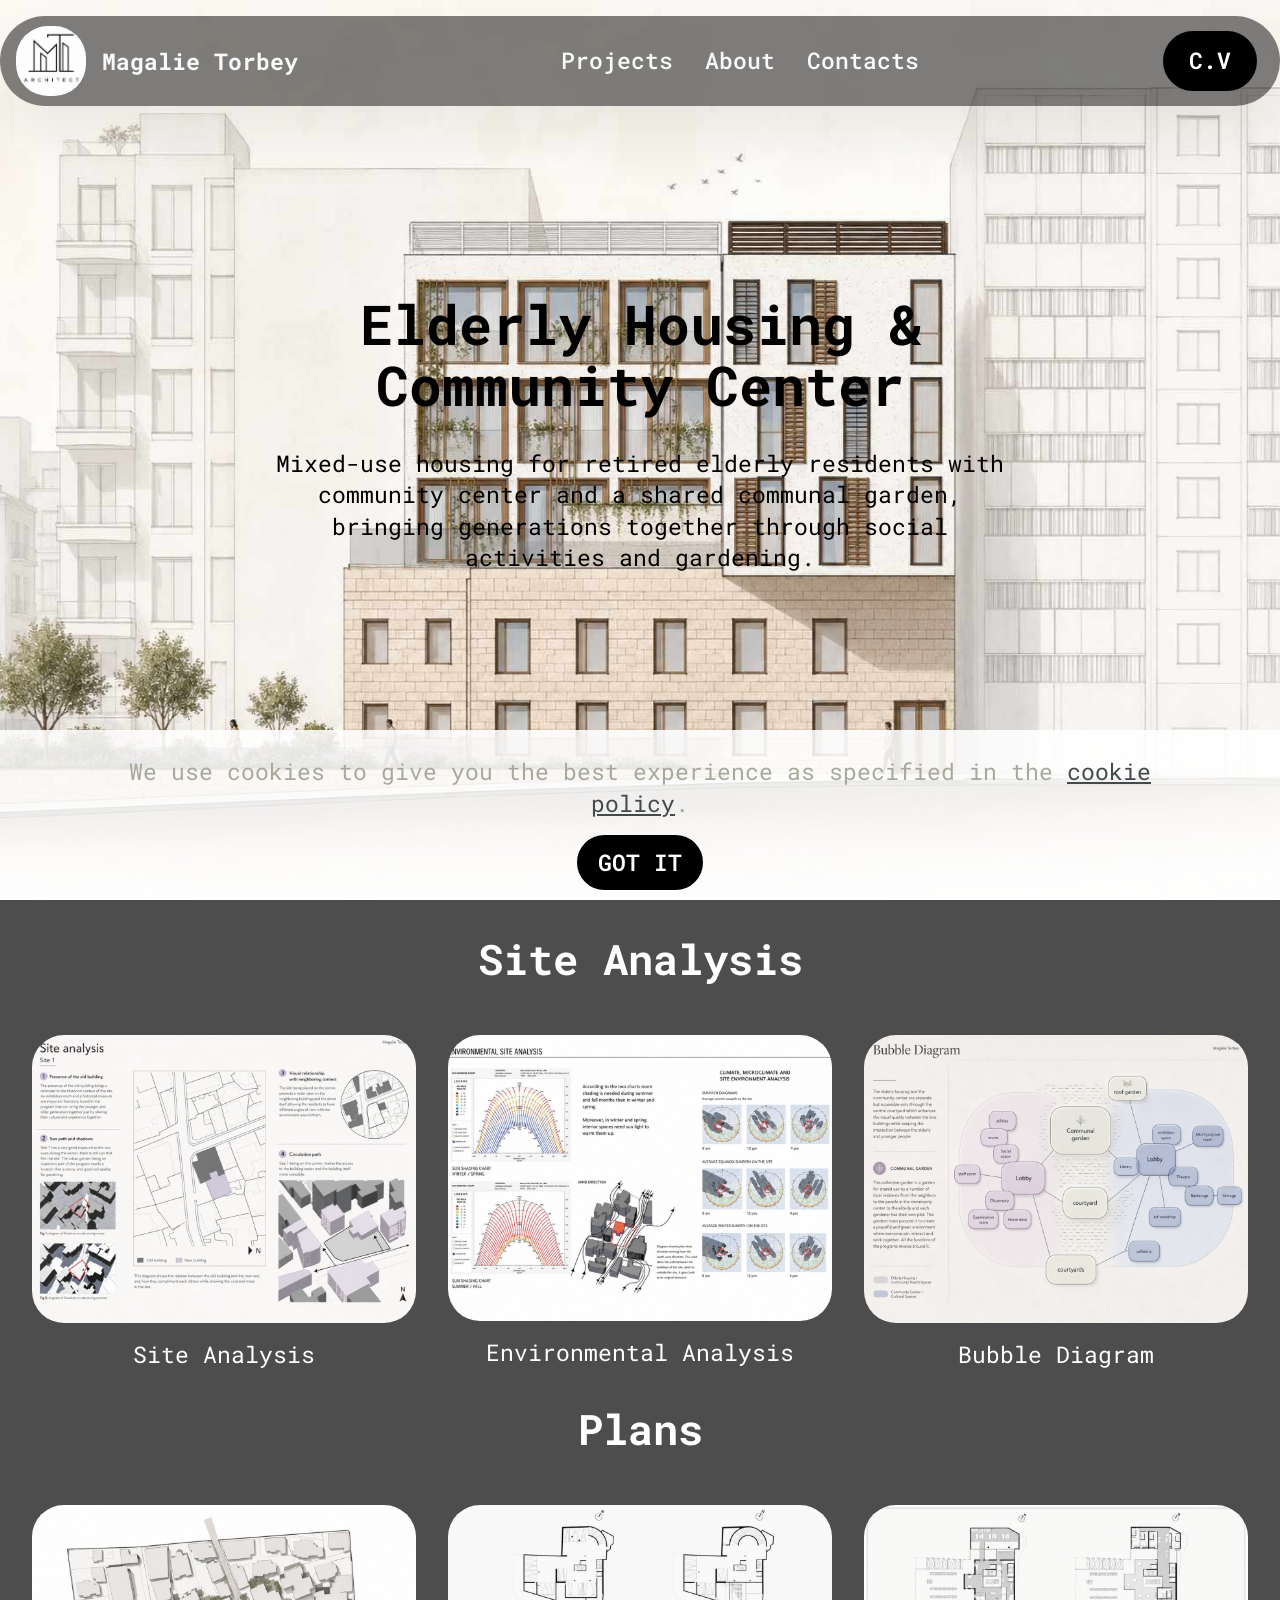
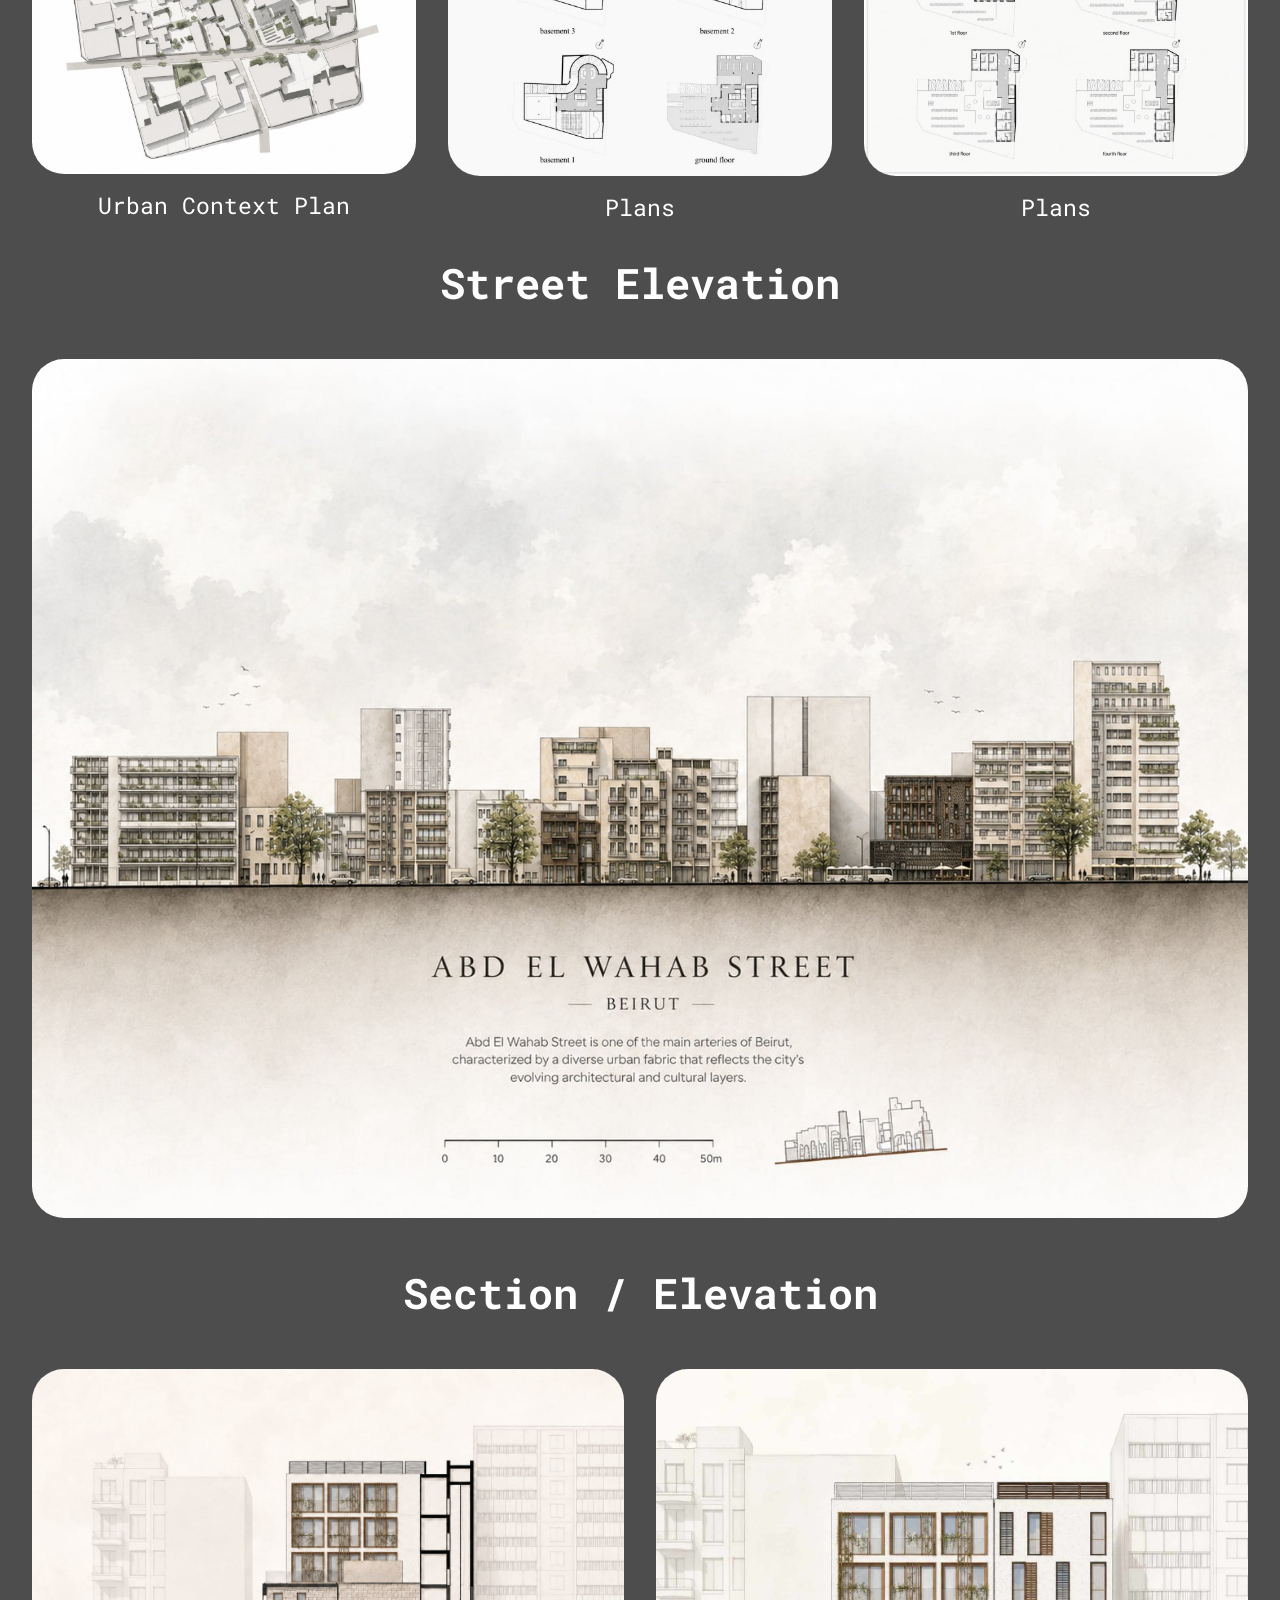
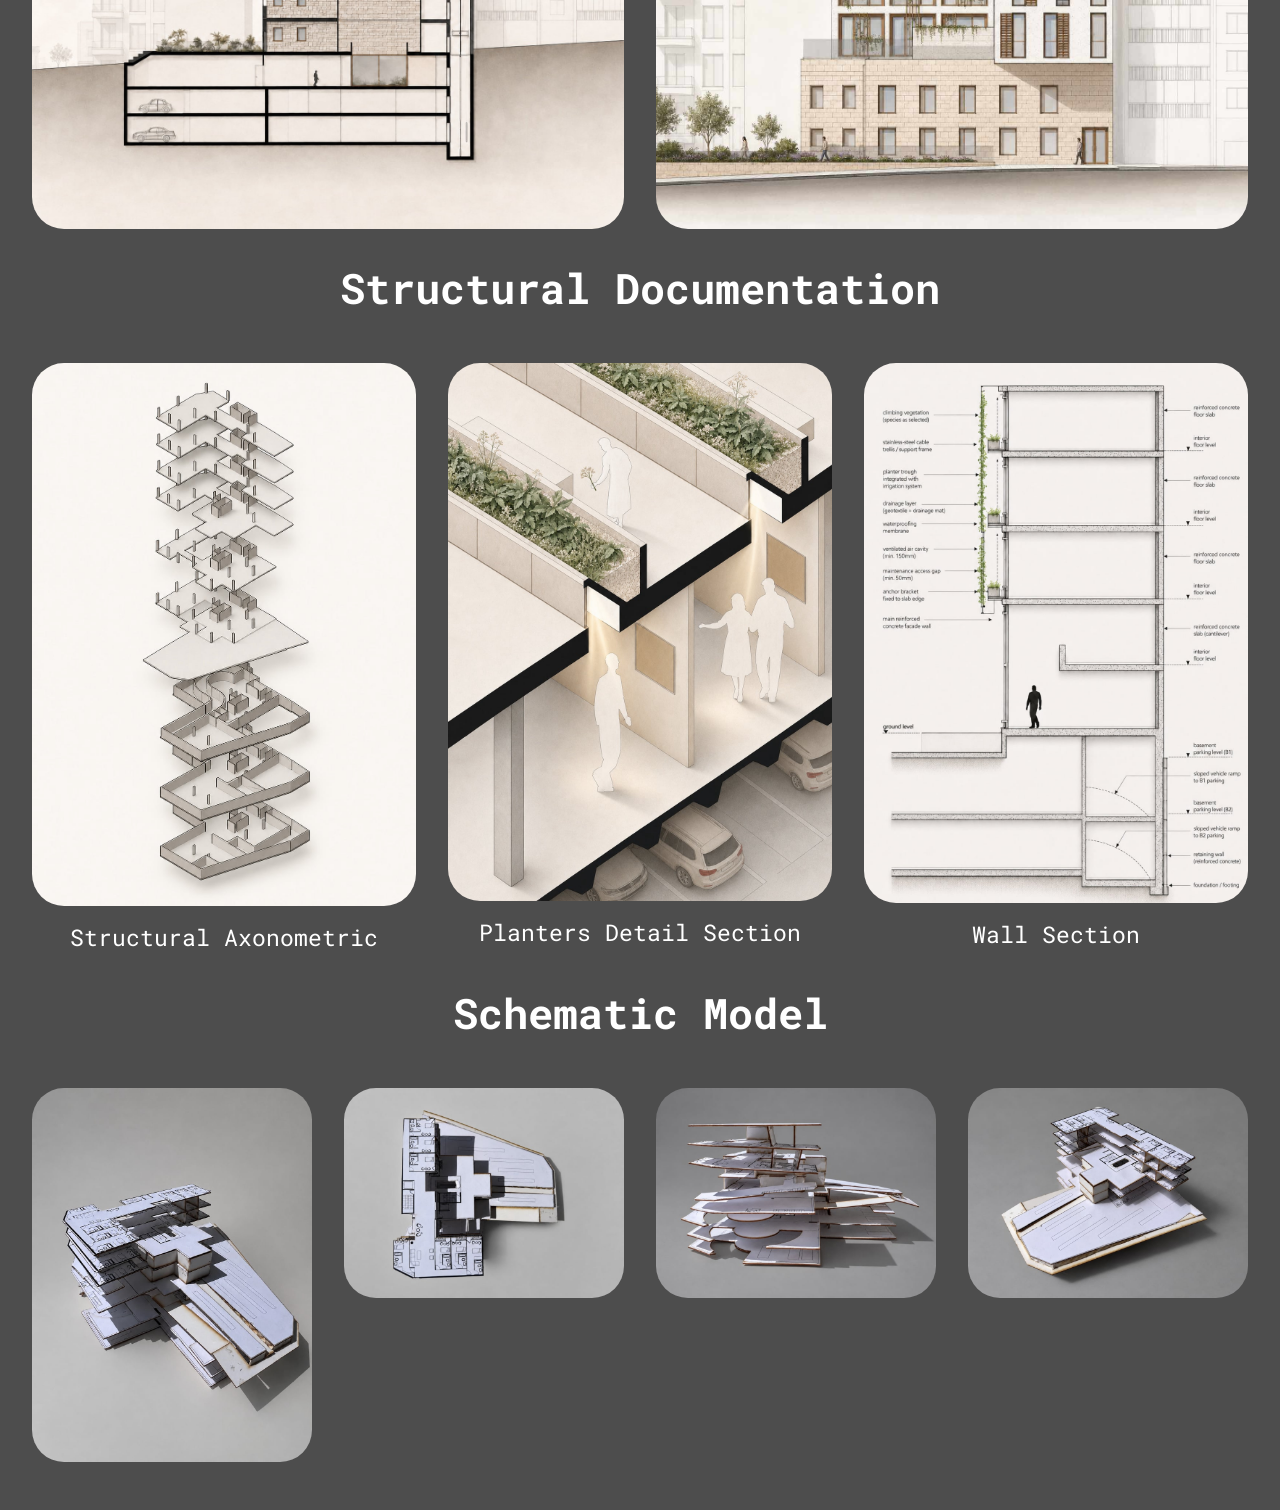
<file: page5.html>
<!DOCTYPE html>
<html  >
<head>
  
  <meta charset="UTF-8">
  <meta http-equiv="X-UA-Compatible" content="IE=edge">
  
  <meta name="viewport" content="width=device-width, initial-scale=1, minimum-scale=1">
  <link rel="shortcut icon" href="assets/images/chatgpt-image-aug-3-2026-06-01-18-pm-2.png" type="image/x-icon">
  <meta name="description" content="">
  
  
  <title>design 5</title>
  <link rel="stylesheet" href="assets/web/assets/mobirise-icons2/mobirise2.css">
  <link rel="stylesheet" href="assets/bootstrap/css/bootstrap.min.css">
  <link rel="stylesheet" href="assets/parallax/jarallax.css">
  <link rel="stylesheet" href="assets/web/assets/gdpr-plugin/gdpr-styles.css">
  <link rel="stylesheet" href="assets/animatecss/animate.css">
  <link rel="stylesheet" href="assets/dropdown/css/style.css">
  <link rel="stylesheet" href="assets/theme/css/style.css">
  <link rel="preload" href="https://fonts.googleapis.com/css?family=Roboto+Mono:100,200,300,400,500,600,700,100i,200i,300i,400i,500i,600i,700i&display=swap" as="style" onload="this.onload=null;this.rel='stylesheet'">
  <noscript><link rel="stylesheet" href="https://fonts.googleapis.com/css?family=Roboto+Mono:100,200,300,400,500,600,700,100i,200i,300i,400i,500i,600i,700i&display=swap"></noscript>
  <link rel="preload" as="style" href="assets/mobirise/css/mbr-additional.css?v=zEsHOU"><link rel="stylesheet" href="assets/mobirise/css/mbr-additional.css?v=zEsHOU" type="text/css">

  
  
  
</head>
<body>
  
  <section data-bs-version="5.1" class="menu menu5 cid-vtSnpwlpWA" once="menu" id="menu05-22">
	

	<nav class="navbar navbar-dropdown navbar-fixed-top navbar-expand-lg">
		<div class="container">
			<div class="navbar-brand">
				<span class="navbar-logo">
					<a href="index.html#header18-5">
						<img src="assets/images/chatgpt-image-aug-3-2026-06-01-18-pm-2.png" alt="" style="height: 4.4rem;">
					</a>
				</span>
				<span class="navbar-caption-wrap"><a class="navbar-caption text-white text-primary display-7" href="index.html#header18-5">Magalie Torbey</a></span>
			</div>
			<button class="navbar-toggler" type="button" data-toggle="collapse" data-bs-toggle="collapse" data-target="#navbarSupportedContent" data-bs-target="#navbarSupportedContent" aria-controls="navbarNavAltMarkup" aria-expanded="false" aria-label="Toggle navigation">
				<div class="hamburger">
					<span></span>
					<span></span>
					<span></span>
					<span></span>
				</div>
			</button>
			<div class="collapse navbar-collapse" id="navbarSupportedContent">
				<ul class="navbar-nav nav-dropdown" data-app-modern-menu="true"><li class="nav-item">
						<a class="nav-link link text-white text-primary display-7" href="index.html#features06-4v" aria-expanded="false">Projects</a>
					</li><li class="nav-item">
						<a class="nav-link link text-white text-primary display-7" href="index.html#article04-9">About</a>
					</li>
					
					<li class="nav-item">
						<a class="nav-link link text-white text-primary display-7" href="index.html#contacts01-6">Contacts</a>
					</li></ul>
				<div class="navbar-buttons mbr-section-btn"><a class="btn btn-primary display-7" href="assets/files/MagalieTorbey--CV.pdf">C.V</a></div>
			</div>
		</div>
	</nav>
</section>

<section data-bs-version="5.1" class="header12 cid-vtSnpwydE0 mbr-fullscreen mbr-parallax-background" id="header12-23">
  
  

  <div class="text-center container">
    
    <div class="row justify-content-center">
      <div class="col-md-12 content-head">
        <h1 class="mbr-section-title mbr-fonts-style mb-4 display-1"><strong>Elderly Housing &amp; Community Center</strong></h1>
        <p class="mbr-text mbr-fonts-style mb-4 display-7">Mixed-use housing for retired elderly residents with community center and a shared communal garden, bringing generations together through social activities and gardening.
        </p>
        
      </div>
    </div>
  </div>
</section>

<section data-bs-version="5.1" class="gallery1 mbr-gallery cid-vtSnpwZRYB" id="gallery01-25">
    
    

    <div class="container-fluid">
        <div class="row justify-content-center">
            <div class="col-12 content-head">
                <div class="mb-5">
                    <h3 class="mbr-section-title mbr-fonts-style align-center m-0 display-2"><strong>Site Analysis</strong></h3>
                    
                </div>
            </div>
        </div>
        
        <div class="row mbr-gallery">
            <div class="col-12 col-md-6 col-lg-4 item gallery-image">
                <div class="item-wrapper mb-3" data-toggle="modal" data-bs-toggle="modal" data-target="#vvvr42G7Ov-modal" data-bs-target="#vvvr42G7Ov-modal">
                    <img class="w-100" src="assets/images/w144-1184x888.webp" alt="Mobirise Website Builder" data-slide-to="0" data-bs-slide-to="0" data-target="#lb-vvvr42G7Ov" data-bs-target="#lb-vvvr42G7Ov">
                    <div class="icon-wrapper">
                        <span class="mobi-mbri mobi-mbri-search mbr-iconfont mbr-iconfont-btn"></span>
                    </div>
                </div>
                <h6 class="mbr-item-subtitle mbr-fonts-style align-center mb-0 mt-3 display-7">Site Analysis</h6>
            </div>
            <div class="col-12 col-md-6 col-lg-4 item gallery-image">
                <div class="item-wrapper mb-3" data-toggle="modal" data-bs-toggle="modal" data-target="#vvvr42G7Ov-modal" data-bs-target="#vvvr42G7Ov-modal">
                    <img class="w-100" src="assets/images/w145-1184x882.webp" alt="Mobirise Website Builder" data-slide-to="1" data-bs-slide-to="1" data-target="#lb-vvvr42G7Ov" data-bs-target="#lb-vvvr42G7Ov">
                    <div class="icon-wrapper">
                        <span class="mobi-mbri mobi-mbri-search mbr-iconfont mbr-iconfont-btn"></span>
                    </div>
                </div>
                <h6 class="mbr-item-subtitle mbr-fonts-style align-center mb-0 mt-3 display-7">Environmental Analysis</h6>
            </div>
            <div class="col-12 col-md-6 col-lg-4 item gallery-image">
                <div class="item-wrapper mb-3" data-toggle="modal" data-bs-toggle="modal" data-target="#vvvr42G7Ov-modal" data-bs-target="#vvvr42G7Ov-modal">
                    <img class="w-100" src="assets/images/w153-1184x888.webp" alt="Mobirise Website Builder" data-slide-to="2" data-bs-slide-to="2" data-target="#lb-vvvr42G7Ov" data-bs-target="#lb-vvvr42G7Ov">
                    <div class="icon-wrapper">
                        <span class="mobi-mbri mobi-mbri-search mbr-iconfont mbr-iconfont-btn"></span>
                    </div>
                </div>
                <h6 class="mbr-item-subtitle mbr-fonts-style align-center mb-0 mt-3 display-7">Bubble Diagram</h6>
            </div>
            
            
            
            
            
        </div>

        <div class="modal mbr-slider" tabindex="-1" role="dialog" aria-hidden="true" id="vvvr42G7Ov-modal">
            <div class="modal-dialog" role="document">
                <div class="modal-content">
                    <div class="modal-body">
                        <div class="carousel slide" data-pause="false" data-bs-pause="false" id="lb-vvvr42G7Ov" data-interval="5000" data-bs-interval="5000">
                            <div class="carousel-inner">
                                <div class="carousel-item active">
                                    <img class="d-block w-100" src="assets/images/w144-1184x888.webp" alt="Mobirise Website Builder">
                                </div>
                                <div class="carousel-item">
                                    <img class="d-block w-100" src="assets/images/w145-1184x882.webp" alt="Mobirise Website Builder">
                                </div>
                                <div class="carousel-item">
                                    <img class="d-block w-100" src="assets/images/w153-1184x888.webp" alt="Mobirise Website Builder">
                                </div>
                                
                                
                                
                                
                                
                            </div>
                            <ol class="carousel-indicators">
                                <li data-slide-to="0" data-bs-slide-to="0" class="active" data-target="#lb-vvvr42G7Ov" data-bs-target="#lb-vvvr42G7Ov"></li>
                                <li data-slide-to="1" data-bs-slide-to="1" data-target="#lb-vvvr42G7Ov" data-bs-target="#lb-vvvr42G7Ov"></li>
                                <li data-slide-to="2" data-bs-slide-to="2" data-target="#lb-vvvr42G7Ov" data-bs-target="#lb-vvvr42G7Ov"></li>
                                
                                
                                
                                
                                
                            </ol>
                            <a role="button" href="" class="close" data-dismiss="modal" data-bs-dismiss="modal" aria-label="Close">
                            </a>
                            <a class="carousel-control-prev carousel-control" role="button" data-slide="prev" data-bs-slide="prev" href="#lb-vvvr42G7Ov">
                                <span class="mobi-mbri mobi-mbri-arrow-prev" aria-hidden="true"></span>
                                <span class="sr-only visually-hidden">Previous</span>
                            </a>
                            <a class="carousel-control-next carousel-control" role="button" data-slide="next" data-bs-slide="next" href="#lb-vvvr42G7Ov">
                                <span class="mobi-mbri mobi-mbri-arrow-next" aria-hidden="true"></span>
                                <span class="sr-only visually-hidden">Next</span>
                            </a>
                        </div>
                    </div>
                </div>
            </div>
        </div>
    </div>
</section>

<section data-bs-version="5.1" class="gallery1 mbr-gallery cid-vufaSaKX6C" id="gallery01-2c">
    
    

    <div class="container-fluid">
        <div class="row justify-content-center">
            <div class="col-12 content-head">
                <div class="mb-5">
                    <h3 class="mbr-section-title mbr-fonts-style align-center m-0 display-2"><strong>Plans</strong></h3>
                    
                </div>
            </div>
        </div>
        
        <div class="row mbr-gallery">
            <div class="col-12 col-md-6 col-lg-4 item gallery-image">
                <div class="item-wrapper mb-3" data-toggle="modal" data-bs-toggle="modal" data-target="#vvvr42WHV0-modal" data-bs-target="#vvvr42WHV0-modal">
                    <img class="w-100" src="assets/images/w152-1184x830.webp" alt="Mobirise Website Builder" data-slide-to="0" data-bs-slide-to="0" data-target="#lb-vvvr42WHV0" data-bs-target="#lb-vvvr42WHV0">
                    <div class="icon-wrapper">
                        <span class="mobi-mbri mobi-mbri-search mbr-iconfont mbr-iconfont-btn"></span>
                    </div>
                </div>
                <h6 class="mbr-item-subtitle mbr-fonts-style align-center mb-0 mt-3 display-7">Urban Context Plan</h6>
            </div>
            <div class="col-12 col-md-6 col-lg-4 item gallery-image">
                <div class="item-wrapper mb-3" data-toggle="modal" data-bs-toggle="modal" data-target="#vvvr42WHV0-modal" data-bs-target="#vvvr42WHV0-modal">
                    <img class="w-100" src="assets/images/w159-1184x836.webp" alt="Mobirise Website Builder" data-slide-to="1" data-bs-slide-to="1" data-target="#lb-vvvr42WHV0" data-bs-target="#lb-vvvr42WHV0">
                    <div class="icon-wrapper">
                        <span class="mobi-mbri mobi-mbri-search mbr-iconfont mbr-iconfont-btn"></span>
                    </div>
                </div>
                <h6 class="mbr-item-subtitle mbr-fonts-style align-center mb-0 mt-3 display-7">Plans</h6>
            </div>
            <div class="col-12 col-md-6 col-lg-4 item gallery-image">
                <div class="item-wrapper mb-3" data-toggle="modal" data-bs-toggle="modal" data-target="#vvvr42WHV0-modal" data-bs-target="#vvvr42WHV0-modal">
                    <img class="w-100" src="assets/images/w149-1184x836.webp" alt="Mobirise Website Builder" data-slide-to="2" data-bs-slide-to="2" data-target="#lb-vvvr42WHV0" data-bs-target="#lb-vvvr42WHV0">
                    <div class="icon-wrapper">
                        <span class="mobi-mbri mobi-mbri-search mbr-iconfont mbr-iconfont-btn"></span>
                    </div>
                </div>
                <h6 class="mbr-item-subtitle mbr-fonts-style align-center mb-0 mt-3 display-7">Plans</h6>
            </div>
            
            
            
            
            
        </div>

        <div class="modal mbr-slider" tabindex="-1" role="dialog" aria-hidden="true" id="vvvr42WHV0-modal">
            <div class="modal-dialog" role="document">
                <div class="modal-content">
                    <div class="modal-body">
                        <div class="carousel slide" data-pause="false" data-bs-pause="false" id="lb-vvvr42WHV0" data-interval="5000" data-bs-interval="5000">
                            <div class="carousel-inner">
                                <div class="carousel-item active">
                                    <img class="d-block w-100" src="assets/images/w152-1184x830.webp" alt="Mobirise Website Builder">
                                </div>
                                <div class="carousel-item">
                                    <img class="d-block w-100" src="assets/images/w159-1184x836.webp" alt="Mobirise Website Builder">
                                </div>
                                <div class="carousel-item">
                                    <img class="d-block w-100" src="assets/images/w149-1184x836.webp" alt="Mobirise Website Builder">
                                </div>
                                
                                
                                
                                
                                
                            </div>
                            <ol class="carousel-indicators">
                                <li data-slide-to="0" data-bs-slide-to="0" class="active" data-target="#lb-vvvr42WHV0" data-bs-target="#lb-vvvr42WHV0"></li>
                                <li data-slide-to="1" data-bs-slide-to="1" data-target="#lb-vvvr42WHV0" data-bs-target="#lb-vvvr42WHV0"></li>
                                <li data-slide-to="2" data-bs-slide-to="2" data-target="#lb-vvvr42WHV0" data-bs-target="#lb-vvvr42WHV0"></li>
                                
                                
                                
                                
                                
                            </ol>
                            <a role="button" href="" class="close" data-dismiss="modal" data-bs-dismiss="modal" aria-label="Close">
                            </a>
                            <a class="carousel-control-prev carousel-control" role="button" data-slide="prev" data-bs-slide="prev" href="#lb-vvvr42WHV0">
                                <span class="mobi-mbri mobi-mbri-arrow-prev" aria-hidden="true"></span>
                                <span class="sr-only visually-hidden">Previous</span>
                            </a>
                            <a class="carousel-control-next carousel-control" role="button" data-slide="next" data-bs-slide="next" href="#lb-vvvr42WHV0">
                                <span class="mobi-mbri mobi-mbri-arrow-next" aria-hidden="true"></span>
                                <span class="sr-only visually-hidden">Next</span>
                            </a>
                        </div>
                    </div>
                </div>
            </div>
        </div>
    </div>
</section>

<section data-bs-version="5.1" class="gallery1 mbr-gallery cid-vtSnpxhx5Q" id="gallery01-26">
    
    

    <div class="container-fluid">
        <div class="row justify-content-center">
            <div class="col-12 content-head">
                <div class="mb-5">
                    <h3 class="mbr-section-title mbr-fonts-style align-center m-0 display-2"><strong>Street Elevation</strong></h3>
                    
                </div>
            </div>
        </div>
        
        <div class="row mbr-gallery">
            <div class="col-12 col-md-6 col-lg-12 item gallery-image">
                <div class="item-wrapper mb-3" data-toggle="modal" data-bs-toggle="modal" data-target="#vvvr43aXcn-modal" data-bs-target="#vvvr43aXcn-modal">
                    <img class="w-100" src="assets/images/w157-1492x1054.webp" alt="Mobirise Website Builder" data-slide-to="0" data-bs-slide-to="0" data-target="#lb-vvvr43aXcn" data-bs-target="#lb-vvvr43aXcn">
                    <div class="icon-wrapper">
                        <span class="mobi-mbri mobi-mbri-search mbr-iconfont mbr-iconfont-btn"></span>
                    </div>
                </div>
                
            </div>
            
            
            
            
            
            
            
        </div>

        <div class="modal mbr-slider" tabindex="-1" role="dialog" aria-hidden="true" id="vvvr43aXcn-modal">
            <div class="modal-dialog" role="document">
                <div class="modal-content">
                    <div class="modal-body">
                        <div class="carousel slide" data-pause="false" data-bs-pause="false" id="lb-vvvr43aXcn" data-interval="5000" data-bs-interval="5000">
                            <div class="carousel-inner">
                                <div class="carousel-item active">
                                    <img class="d-block w-100" src="assets/images/w157-1492x1054.webp" alt="Mobirise Website Builder">
                                </div>
                                
                                
                                
                                
                                
                                
                                
                            </div>
                            <ol class="carousel-indicators">
                                <li data-slide-to="0" data-bs-slide-to="0" class="active" data-target="#lb-vvvr43aXcn" data-bs-target="#lb-vvvr43aXcn"></li>
                                
                                
                                
                                
                                
                                
                                
                            </ol>
                            <a role="button" href="" class="close" data-dismiss="modal" data-bs-dismiss="modal" aria-label="Close">
                            </a>
                            <a class="carousel-control-prev carousel-control" role="button" data-slide="prev" data-bs-slide="prev" href="#lb-vvvr43aXcn">
                                <span class="mobi-mbri mobi-mbri-arrow-prev" aria-hidden="true"></span>
                                <span class="sr-only visually-hidden">Previous</span>
                            </a>
                            <a class="carousel-control-next carousel-control" role="button" data-slide="next" data-bs-slide="next" href="#lb-vvvr43aXcn">
                                <span class="mobi-mbri mobi-mbri-arrow-next" aria-hidden="true"></span>
                                <span class="sr-only visually-hidden">Next</span>
                            </a>
                        </div>
                    </div>
                </div>
            </div>
        </div>
    </div>
</section>

<section data-bs-version="5.1" class="gallery1 mbr-gallery cid-vuf9U486TR" id="gallery01-2b">
    
    

    <div class="container-fluid">
        <div class="row justify-content-center">
            <div class="col-12 content-head">
                <div class="mb-5">
                    <h3 class="mbr-section-title mbr-fonts-style align-center m-0 display-2"><strong>Section / Elevation</strong></h3>
                    
                </div>
            </div>
        </div>
        
        <div class="row mbr-gallery">
            <div class="col-12 col-md-6 col-lg-6 item gallery-image">
                <div class="item-wrapper mb-3" data-toggle="modal" data-bs-toggle="modal" data-target="#vvvr43m1z2-modal" data-bs-target="#vvvr43m1z2-modal">
                    <img class="w-100" src="assets/images/w156-1448x1086.webp" alt="Mobirise Website Builder" data-slide-to="0" data-bs-slide-to="0" data-target="#lb-vvvr43m1z2" data-bs-target="#lb-vvvr43m1z2">
                    <div class="icon-wrapper">
                        <span class="mobi-mbri mobi-mbri-search mbr-iconfont mbr-iconfont-btn"></span>
                    </div>
                </div>
                
            </div>
            <div class="col-12 col-md-6 col-lg-6 item gallery-image">
                <div class="item-wrapper mb-3" data-toggle="modal" data-bs-toggle="modal" data-target="#vvvr43m1z2-modal" data-bs-target="#vvvr43m1z2-modal">
                    <img class="w-100" src="assets/images/w4-1536x1024.webp" alt="Mobirise Website Builder" data-slide-to="1" data-bs-slide-to="1" data-target="#lb-vvvr43m1z2" data-bs-target="#lb-vvvr43m1z2">
                    <div class="icon-wrapper">
                        <span class="mobi-mbri mobi-mbri-search mbr-iconfont mbr-iconfont-btn"></span>
                    </div>
                </div>
                
            </div>
            
            
            
            
            
            
        </div>

        <div class="modal mbr-slider" tabindex="-1" role="dialog" aria-hidden="true" id="vvvr43m1z2-modal">
            <div class="modal-dialog" role="document">
                <div class="modal-content">
                    <div class="modal-body">
                        <div class="carousel slide" data-pause="false" data-bs-pause="false" id="lb-vvvr43m1z2" data-interval="5000" data-bs-interval="5000">
                            <div class="carousel-inner">
                                <div class="carousel-item active">
                                    <img class="d-block w-100" src="assets/images/w156-1448x1086.webp" alt="Mobirise Website Builder">
                                </div>
                                <div class="carousel-item">
                                    <img class="d-block w-100" src="assets/images/w4-1536x1024.webp" alt="Mobirise Website Builder">
                                </div>
                                
                                
                                
                                
                                
                                
                            </div>
                            <ol class="carousel-indicators">
                                <li data-slide-to="0" data-bs-slide-to="0" class="active" data-target="#lb-vvvr43m1z2" data-bs-target="#lb-vvvr43m1z2"></li>
                                <li data-slide-to="1" data-bs-slide-to="1" data-target="#lb-vvvr43m1z2" data-bs-target="#lb-vvvr43m1z2"></li>
                                
                                
                                
                                
                                
                                
                            </ol>
                            <a role="button" href="" class="close" data-dismiss="modal" data-bs-dismiss="modal" aria-label="Close">
                            </a>
                            <a class="carousel-control-prev carousel-control" role="button" data-slide="prev" data-bs-slide="prev" href="#lb-vvvr43m1z2">
                                <span class="mobi-mbri mobi-mbri-arrow-prev" aria-hidden="true"></span>
                                <span class="sr-only visually-hidden">Previous</span>
                            </a>
                            <a class="carousel-control-next carousel-control" role="button" data-slide="next" data-bs-slide="next" href="#lb-vvvr43m1z2">
                                <span class="mobi-mbri mobi-mbri-arrow-next" aria-hidden="true"></span>
                                <span class="sr-only visually-hidden">Next</span>
                            </a>
                        </div>
                    </div>
                </div>
            </div>
        </div>
    </div>
</section>

<section data-bs-version="5.1" class="gallery1 mbr-gallery cid-vtSnpxxVXI" id="gallery01-27">
    
    

    <div class="container-fluid">
        <div class="row justify-content-center">
            <div class="col-12 content-head">
                <div class="mb-5">
                    <h3 class="mbr-section-title mbr-fonts-style align-center m-0 display-2"><strong>Structural Documentation</strong></h3>
                    
                </div>
            </div>
        </div>
        
        <div class="row mbr-gallery">
            <div class="col-12 col-md-6 col-lg-4 item gallery-image">
                <div class="item-wrapper mb-3" data-toggle="modal" data-bs-toggle="modal" data-target="#vvvr43CNaz-modal" data-bs-target="#vvvr43CNaz-modal">
                    <img class="w-100" src="assets/images/w151-1055x1491.webp" alt="Mobirise Website Builder" data-slide-to="0" data-bs-slide-to="0" data-target="#lb-vvvr43CNaz" data-bs-target="#lb-vvvr43CNaz">
                    <div class="icon-wrapper">
                        <span class="mobi-mbri mobi-mbri-search mbr-iconfont mbr-iconfont-btn"></span>
                    </div>
                </div>
                <h6 class="mbr-item-subtitle mbr-fonts-style align-center mb-0 mt-3 display-7">Structural Axonometric</h6>
            </div>
            <div class="col-12 col-md-6 col-lg-4 item gallery-image">
                <div class="item-wrapper mb-3" data-toggle="modal" data-bs-toggle="modal" data-target="#vvvr43CNaz-modal" data-bs-target="#vvvr43CNaz-modal">
                    <img class="w-100" src="assets/images/w155-1060x1484.webp" alt="Mobirise Website Builder" data-slide-to="1" data-bs-slide-to="1" data-target="#lb-vvvr43CNaz" data-bs-target="#lb-vvvr43CNaz">
                    <div class="icon-wrapper">
                        <span class="mobi-mbri mobi-mbri-search mbr-iconfont mbr-iconfont-btn"></span>
                    </div>
                </div>
                <h6 class="mbr-item-subtitle mbr-fonts-style align-center mb-0 mt-3 display-7">Planters Detail Section</h6>
            </div>
            <div class="col-12 col-md-6 col-lg-4 item gallery-image">
                <div class="item-wrapper mb-3" data-toggle="modal" data-bs-toggle="modal" data-target="#vvvr43CNaz-modal" data-bs-target="#vvvr43CNaz-modal">
                    <img class="w-100" src="assets/images/w146-1030x1448.webp" alt="Mobirise Website Builder" data-slide-to="2" data-bs-slide-to="2" data-target="#lb-vvvr43CNaz" data-bs-target="#lb-vvvr43CNaz">
                    <div class="icon-wrapper">
                        <span class="mobi-mbri mobi-mbri-search mbr-iconfont mbr-iconfont-btn"></span>
                    </div>
                </div>
                <h6 class="mbr-item-subtitle mbr-fonts-style align-center mb-0 mt-3 display-7">Wall Section</h6>
            </div>
            
            
            
            
            
        </div>

        <div class="modal mbr-slider" tabindex="-1" role="dialog" aria-hidden="true" id="vvvr43CNaz-modal">
            <div class="modal-dialog" role="document">
                <div class="modal-content">
                    <div class="modal-body">
                        <div class="carousel slide" data-pause="false" data-bs-pause="false" id="lb-vvvr43CNaz" data-interval="5000" data-bs-interval="5000">
                            <div class="carousel-inner">
                                <div class="carousel-item active">
                                    <img class="d-block w-100" src="assets/images/w151-1055x1491.webp" alt="Mobirise Website Builder">
                                </div>
                                <div class="carousel-item">
                                    <img class="d-block w-100" src="assets/images/w155-1060x1484.webp" alt="Mobirise Website Builder">
                                </div>
                                <div class="carousel-item">
                                    <img class="d-block w-100" src="assets/images/w146-1030x1448.webp" alt="Mobirise Website Builder">
                                </div>
                                
                                
                                
                                
                                
                            </div>
                            <ol class="carousel-indicators">
                                <li data-slide-to="0" data-bs-slide-to="0" class="active" data-target="#lb-vvvr43CNaz" data-bs-target="#lb-vvvr43CNaz"></li>
                                <li data-slide-to="1" data-bs-slide-to="1" data-target="#lb-vvvr43CNaz" data-bs-target="#lb-vvvr43CNaz"></li>
                                <li data-slide-to="2" data-bs-slide-to="2" data-target="#lb-vvvr43CNaz" data-bs-target="#lb-vvvr43CNaz"></li>
                                
                                
                                
                                
                                
                            </ol>
                            <a role="button" href="" class="close" data-dismiss="modal" data-bs-dismiss="modal" aria-label="Close">
                            </a>
                            <a class="carousel-control-prev carousel-control" role="button" data-slide="prev" data-bs-slide="prev" href="#lb-vvvr43CNaz">
                                <span class="mobi-mbri mobi-mbri-arrow-prev" aria-hidden="true"></span>
                                <span class="sr-only visually-hidden">Previous</span>
                            </a>
                            <a class="carousel-control-next carousel-control" role="button" data-slide="next" data-bs-slide="next" href="#lb-vvvr43CNaz">
                                <span class="mobi-mbri mobi-mbri-arrow-next" aria-hidden="true"></span>
                                <span class="sr-only visually-hidden">Next</span>
                            </a>
                        </div>
                    </div>
                </div>
            </div>
        </div>
    </div>
</section>

<section data-bs-version="5.1" class="gallery1 mbr-gallery cid-vtSnpyCS3Q" id="gallery01-2a">
    
    

    <div class="container-fluid">
        <div class="row justify-content-center">
            <div class="col-12 content-head">
                <div class="mb-5">
                    <h3 class="mbr-section-title mbr-fonts-style align-center m-0 display-2"><strong>Schematic Model</strong></h3>
                    
                </div>
            </div>
        </div>
        
        <div class="row mbr-gallery">
            <div class="col-12 col-md-6 col-lg-3 item gallery-image">
                <div class="item-wrapper mb-3" data-toggle="modal" data-bs-toggle="modal" data-target="#vvvr43SS7f-modal" data-bs-target="#vvvr43SS7f-modal">
                    <img class="w-100" src="assets/images/w150-872x1163.webp" alt="Mobirise Website Builder" data-slide-to="0" data-bs-slide-to="0" data-target="#lb-vvvr43SS7f" data-bs-target="#lb-vvvr43SS7f">
                    <div class="icon-wrapper">
                        <span class="mobi-mbri mobi-mbri-search mbr-iconfont mbr-iconfont-btn"></span>
                    </div>
                </div>
                
            </div>
            <div class="col-12 col-md-6 col-lg-3 item gallery-image">
                <div class="item-wrapper mb-3" data-toggle="modal" data-bs-toggle="modal" data-target="#vvvr43SS7f-modal" data-bs-target="#vvvr43SS7f-modal">
                    <img class="w-100" src="assets/images/w148-872x654.webp" alt="Mobirise Website Builder" data-slide-to="1" data-bs-slide-to="1" data-target="#lb-vvvr43SS7f" data-bs-target="#lb-vvvr43SS7f">
                    <div class="icon-wrapper">
                        <span class="mobi-mbri mobi-mbri-search mbr-iconfont mbr-iconfont-btn"></span>
                    </div>
                </div>
                
            </div>
            <div class="col-12 col-md-6 col-lg-3 item gallery-image">
                <div class="item-wrapper mb-3" data-toggle="modal" data-bs-toggle="modal" data-target="#vvvr43SS7f-modal" data-bs-target="#vvvr43SS7f-modal">
                    <img class="w-100" src="assets/images/w147-872x654.webp" alt="Mobirise Website Builder" data-slide-to="2" data-bs-slide-to="2" data-target="#lb-vvvr43SS7f" data-bs-target="#lb-vvvr43SS7f">
                    <div class="icon-wrapper">
                        <span class="mobi-mbri mobi-mbri-search mbr-iconfont mbr-iconfont-btn"></span>
                    </div>
                </div>
                
            </div>
            <div class="col-12 col-md-6 col-lg-3 item gallery-image">
                <div class="item-wrapper mb-3" data-toggle="modal" data-bs-toggle="modal" data-target="#vvvr43SS7f-modal" data-bs-target="#vvvr43SS7f-modal">
                    <img class="w-100" src="assets/images/w154-872x654.webp" alt="Mobirise Website Builder" data-slide-to="3" data-bs-slide-to="3" data-target="#lb-vvvr43SS7f" data-bs-target="#lb-vvvr43SS7f">
                    <div class="icon-wrapper">
                        <span class="mobi-mbri mobi-mbri-search mbr-iconfont mbr-iconfont-btn"></span>
                    </div>
                </div>
                
            </div>
            
            
            
            
        </div>

        <div class="modal mbr-slider" tabindex="-1" role="dialog" aria-hidden="true" id="vvvr43SS7f-modal">
            <div class="modal-dialog" role="document">
                <div class="modal-content">
                    <div class="modal-body">
                        <div class="carousel slide" data-pause="false" data-bs-pause="false" id="lb-vvvr43SS7f" data-interval="5000" data-bs-interval="5000">
                            <div class="carousel-inner">
                                <div class="carousel-item active">
                                    <img class="d-block w-100" src="assets/images/w150-872x1163.webp" alt="Mobirise Website Builder">
                                </div>
                                <div class="carousel-item">
                                    <img class="d-block w-100" src="assets/images/w148-872x654.webp" alt="Mobirise Website Builder">
                                </div>
                                <div class="carousel-item">
                                    <img class="d-block w-100" src="assets/images/w147-872x654.webp" alt="Mobirise Website Builder">
                                </div>
                                <div class="carousel-item">
                                    <img class="d-block w-100" src="assets/images/w154-872x654.webp" alt="Mobirise Website Builder">
                                </div>
                                
                                
                                
                                
                            </div>
                            <ol class="carousel-indicators">
                                <li data-slide-to="0" data-bs-slide-to="0" class="active" data-target="#lb-vvvr43SS7f" data-bs-target="#lb-vvvr43SS7f"></li>
                                <li data-slide-to="1" data-bs-slide-to="1" data-target="#lb-vvvr43SS7f" data-bs-target="#lb-vvvr43SS7f"></li>
                                <li data-slide-to="2" data-bs-slide-to="2" data-target="#lb-vvvr43SS7f" data-bs-target="#lb-vvvr43SS7f"></li>
                                <li data-slide-to="3" data-bs-slide-to="3" data-target="#lb-vvvr43SS7f" data-bs-target="#lb-vvvr43SS7f"></li>
                                
                                
                                
                                
                            </ol>
                            <a role="button" href="" class="close" data-dismiss="modal" data-bs-dismiss="modal" aria-label="Close">
                            </a>
                            <a class="carousel-control-prev carousel-control" role="button" data-slide="prev" data-bs-slide="prev" href="#lb-vvvr43SS7f">
                                <span class="mobi-mbri mobi-mbri-arrow-prev" aria-hidden="true"></span>
                                <span class="sr-only visually-hidden">Previous</span>
                            </a>
                            <a class="carousel-control-next carousel-control" role="button" data-slide="next" data-bs-slide="next" href="#lb-vvvr43SS7f">
                                <span class="mobi-mbri mobi-mbri-arrow-next" aria-hidden="true"></span>
                                <span class="sr-only visually-hidden">Next</span>
                            </a>
                        </div>
                    </div>
                </div>
            </div>
        </div>
    </div>
</section><section><a href="https://mobiri.se"></a><a href="https://mobiri.se"></a></section><script src="assets/bootstrap/js/bootstrap.bundle.min.js"></script>  <script src="assets/parallax/jarallax.js"></script>  <script src="assets/web/assets/cookies-alert-plugin/cookies-alert-core.js"></script>  <script src="assets/web/assets/cookies-alert-plugin/cookies-alert-script.js"></script>  <script src="assets/smoothscroll/smooth-scroll.js"></script>  <script src="assets/ytplayer/index.js"></script>  <script src="assets/dropdown/js/navbar-dropdown.js"></script>  <script src="assets/theme/js/script.js"></script>  
  
  
<input name="cookieData" type="hidden" data-cookie-cookiesAlertType='1' data-cookie-customDialogSelector='null' data-cookie-colorText='#a6a99c' data-cookie-colorBg='rgb(255, 255, 255)' data-cookie-opacityOverlay='0' data-cookie-bgOpacity='87' data-cookie-textButton='GOT IT' data-cookie-rejectText='REJECT' data-cookie-colorButton='#000000' data-cookie-rejectColor='#ffffff' data-cookie-colorLink='#424a4d' data-cookie-underlineLink='true' data-cookie-text="We use cookies to give you the best experience as specified in the <a href='privacy.html'>cookie policy</a>.">
   <div id="scrollToTop" class="scrollToTop mbr-arrow-up"><a style="text-align: center;"><i class="mbr-arrow-up-icon mbr-arrow-up-icon-cm cm-icon cm-icon-smallarrow-up"></i></a></div>
    <input name="animation" type="hidden">
  </body>
</html>
</file>
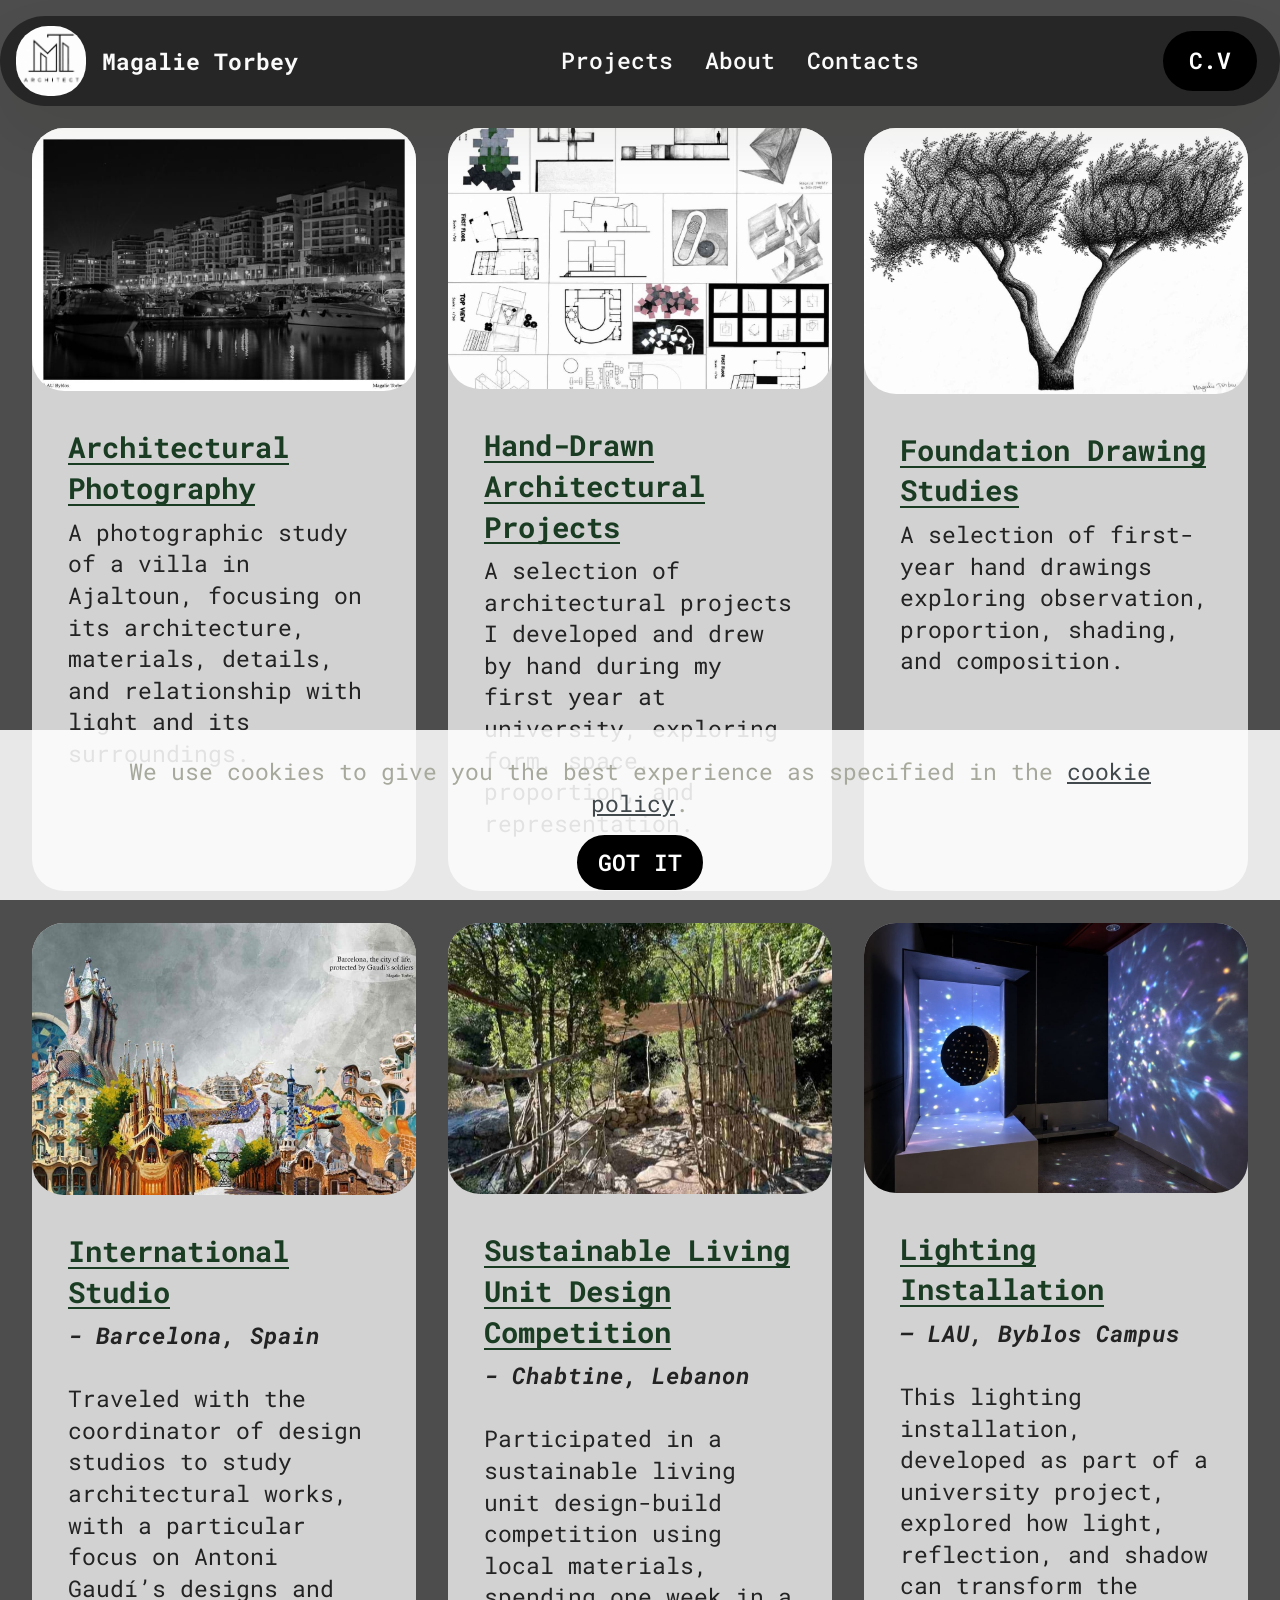
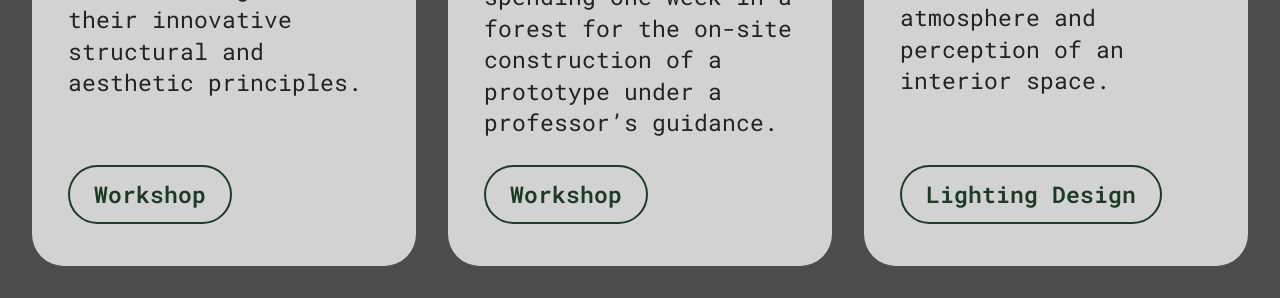
<file: page6.html>
<!DOCTYPE html>
<html  >
<head>
  
  <meta charset="UTF-8">
  <meta http-equiv="X-UA-Compatible" content="IE=edge">
  
  <meta name="viewport" content="width=device-width, initial-scale=1, minimum-scale=1">
  <link rel="shortcut icon" href="assets/images/chatgpt-image-aug-3-2026-06-01-18-pm-2.png" type="image/x-icon">
  <meta name="description" content="">
  
  
  <title>selected works</title>
  <link rel="stylesheet" href="assets/bootstrap/css/bootstrap.min.css">
  <link rel="stylesheet" href="assets/web/assets/gdpr-plugin/gdpr-styles.css">
  <link rel="stylesheet" href="assets/animatecss/animate.css">
  <link rel="stylesheet" href="assets/dropdown/css/style.css">
  <link rel="stylesheet" href="assets/theme/css/style.css">
  <link rel="preload" href="https://fonts.googleapis.com/css?family=Roboto+Mono:100,200,300,400,500,600,700,100i,200i,300i,400i,500i,600i,700i&display=swap" as="style" onload="this.onload=null;this.rel='stylesheet'">
  <noscript><link rel="stylesheet" href="https://fonts.googleapis.com/css?family=Roboto+Mono:100,200,300,400,500,600,700,100i,200i,300i,400i,500i,600i,700i&display=swap"></noscript>
  <link rel="preload" as="style" href="assets/mobirise/css/mbr-additional.css?v=XwRd4r"><link rel="stylesheet" href="assets/mobirise/css/mbr-additional.css?v=XwRd4r" type="text/css">

  
  
  
</head>
<body>
  
  <section data-bs-version="5.1" class="menu menu5 cid-vuxWawq20h" once="menu" id="menu05-2d">
	

	<nav class="navbar navbar-dropdown navbar-fixed-top navbar-expand-lg">
		<div class="container">
			<div class="navbar-brand">
				<span class="navbar-logo">
					<a href="index.html#header18-5">
						<img src="assets/images/chatgpt-image-aug-3-2026-06-01-18-pm-2.png" alt="" style="height: 4.4rem;">
					</a>
				</span>
				<span class="navbar-caption-wrap"><a class="navbar-caption text-white text-primary display-7" href="index.html#header18-5">Magalie Torbey</a></span>
			</div>
			<button class="navbar-toggler" type="button" data-toggle="collapse" data-bs-toggle="collapse" data-target="#navbarSupportedContent" data-bs-target="#navbarSupportedContent" aria-controls="navbarNavAltMarkup" aria-expanded="false" aria-label="Toggle navigation">
				<div class="hamburger">
					<span></span>
					<span></span>
					<span></span>
					<span></span>
				</div>
			</button>
			<div class="collapse navbar-collapse" id="navbarSupportedContent">
				<ul class="navbar-nav nav-dropdown" data-app-modern-menu="true"><li class="nav-item">
						<a class="nav-link link text-white text-primary display-7" href="index.html#features06-4v" aria-expanded="false">Projects</a>
					</li><li class="nav-item">
						<a class="nav-link link text-white text-primary display-7" href="index.html#article04-9">About</a>
					</li>
					
					<li class="nav-item">
						<a class="nav-link link text-white text-primary display-7" href="index.html#contacts01-6">Contacts</a>
					</li></ul>
				<div class="navbar-buttons mbr-section-btn"><a class="btn btn-primary display-7" href="assets/files/MagalieTorbey--CV.pdf">C.V</a></div>
			</div>
		</div>
	</nav>
</section>

<section data-bs-version="5.1" class="features6 start cid-vvoihLCM66" id="features06-4y">
	
	
	<div class="container-fluid">
		<div class="row justify-content-center">
			<div class="col-12 content-head">
				
			</div>
		</div>
		<div class="row">
			<div class="item features-image col-12 col-md-6 col-lg-4">
				<div class="item-wrapper">
					<div class="item-img">
						<a href="page10.html"><img src="assets/images/w164203-704x483.webp" alt="Mobirise Website Builder"></a>
					</div>
					<div class="item-content">
						<h5 class="item-title mbr-fonts-style display-5"><a href="page10.html" class="text-info"><strong>Architectural Photography</strong></a></h5>
						<p class="mbr-text mbr-fonts-style display-7">
							A photographic study of a villa in Ajaltoun, focusing on its architecture, materials, details, and relationship with light and its surroundings.
						</p>
						
					</div>
				</div>
			</div>
			<div class="item features-image col-12 col-md-6 col-lg-4">
				<div class="item-wrapper">
					<div class="item-img">
						<a href="page13.html"><img src="assets/images/w620copy-1184x805.webp" alt="Mobirise Website Builder"></a>
					</div>
					<div class="item-content">
						<h5 class="item-title mbr-fonts-style display-5"><a href="page13.html" class="text-info"><strong>Hand-Drawn Architectural Projects</strong></a></h5>
						<p class="mbr-text mbr-fonts-style display-7">
							A selection of architectural projects I developed and drew by hand during my first year at university, exploring form, space, proportion, and representation.
						</p>
						
					</div>
				</div>
			</div>
			<div class="item features-image col-12 col-md-6 col-lg-4">
				<div class="item-wrapper">
					<div class="item-img">
						<a href="page11.html"><img src="assets/images/w188-1184x819.webp" alt="Mobirise Website Builder"></a>
					</div>
					<div class="item-content">
						<h5 class="item-title mbr-fonts-style display-5"><a href="page11.html" class="text-info"><strong>Foundation Drawing Studies</strong></a></h5>
						<p class="mbr-text mbr-fonts-style display-7">
							A selection of first-year hand drawings exploring observation, proportion, shading, and composition.<br>
						</p>
						
					</div>
				</div>
			</div>
		</div>
	</div>
</section>

<section data-bs-version="5.1" class="features6 start cid-vvolFnBJso" id="features06-4z">
	
	
	<div class="container-fluid">
		<div class="row justify-content-center">
			<div class="col-12 content-head">
				
			</div>
		</div>
		<div class="row">
			<div class="item features-image col-12 col-md-6 col-lg-4">
				<div class="item-wrapper">
					<div class="item-img">
						<a href="page7.html"><img src="assets/images/w181203-704x498.webp" alt="Mobirise Website Builder"></a>
					</div>
					<div class="item-content">
						<h5 class="item-title mbr-fonts-style display-5"><a href="page7.html" class="text-info"><strong>International Studio</strong></a></h5>
						<p class="mbr-text mbr-fonts-style display-7"><strong><em>
							- Barcelona, Spain</em></strong><br><br>Traveled with the coordinator of design studios to study architectural works, with a particular focus on Antoni Gaudí’s designs and their innovative structural and aesthetic principles.
						</p>
						<div class="mbr-section-btn item-footer"><a href="page7.html" class="btn item-btn btn-info-outline display-7">Workshop</a></div>
					</div>
				</div>
			</div>
			<div class="item features-image col-12 col-md-6 col-lg-4">
				<div class="item-wrapper">
					<div class="item-img">
						<a href="page8.html"><img src="assets/images/w210-4-704x939.webp" alt="Mobirise Website Builder"></a>
					</div>
					<div class="item-content">
						<h5 class="item-title mbr-fonts-style display-5"><a href="page8.html" class="text-info"><strong>Sustainable Living Unit Design Competition</strong></a></h5>
						<p class="mbr-text mbr-fonts-style display-7"><strong><em>
							- Chabtine, Lebanon</em></strong><br><br>Participated in a sustainable living unit design-build competition using local materials, spending one week in a forest for the on-site construction of a prototype under a professor’s guidance.
						</p>
						<div class="mbr-section-btn item-footer"><a href="page8.html" class="btn item-btn btn-info-outline display-7">Workshop</a></div>
					</div>
				</div>
			</div>
			<div class="item features-image col-12 col-md-6 col-lg-4">
				<div class="item-wrapper">
					<div class="item-img">
						<a href="page9.html"><img src="assets/images/w172-1184x888.webp" alt="Mobirise Website Builder"></a>
					</div>
					<div class="item-content">
						<h5 class="item-title mbr-fonts-style display-5"><a href="page9.html" class="text-info"><strong>Lighting Installation</strong></a></h5>
						<p class="mbr-text mbr-fonts-style display-7"><em><strong>
							– LAU, Byblos Campus<br></strong></em><br>This lighting installation, developed as part of a university project, explored how light, reflection, and shadow can transform the atmosphere and perception of an interior space.<br>
						</p>
						<div class="mbr-section-btn item-footer"><a href="page9.html" class="btn item-btn btn-info-outline display-7">Lighting Design</a></div>
					</div>
				</div>
			</div>
		</div>
	</div>
</section><section><a href="https://mobiri.se"></a><a href="https://mobiri.se"></a></section><script src="assets/bootstrap/js/bootstrap.bundle.min.js"></script>  <script src="assets/web/assets/cookies-alert-plugin/cookies-alert-core.js"></script>  <script src="assets/web/assets/cookies-alert-plugin/cookies-alert-script.js"></script>  <script src="assets/smoothscroll/smooth-scroll.js"></script>  <script src="assets/ytplayer/index.js"></script>  <script src="assets/dropdown/js/navbar-dropdown.js"></script>  <script src="assets/theme/js/script.js"></script>  
  
  
<input name="cookieData" type="hidden" data-cookie-cookiesAlertType='1' data-cookie-customDialogSelector='null' data-cookie-colorText='#a6a99c' data-cookie-colorBg='rgb(255, 255, 255)' data-cookie-opacityOverlay='0' data-cookie-bgOpacity='87' data-cookie-textButton='GOT IT' data-cookie-rejectText='REJECT' data-cookie-colorButton='#000000' data-cookie-rejectColor='#ffffff' data-cookie-colorLink='#424a4d' data-cookie-underlineLink='true' data-cookie-text="We use cookies to give you the best experience as specified in the <a href='privacy.html'>cookie policy</a>.">
   <div id="scrollToTop" class="scrollToTop mbr-arrow-up"><a style="text-align: center;"><i class="mbr-arrow-up-icon mbr-arrow-up-icon-cm cm-icon cm-icon-smallarrow-up"></i></a></div>
    <input name="animation" type="hidden">
  </body>
</html>
</file>
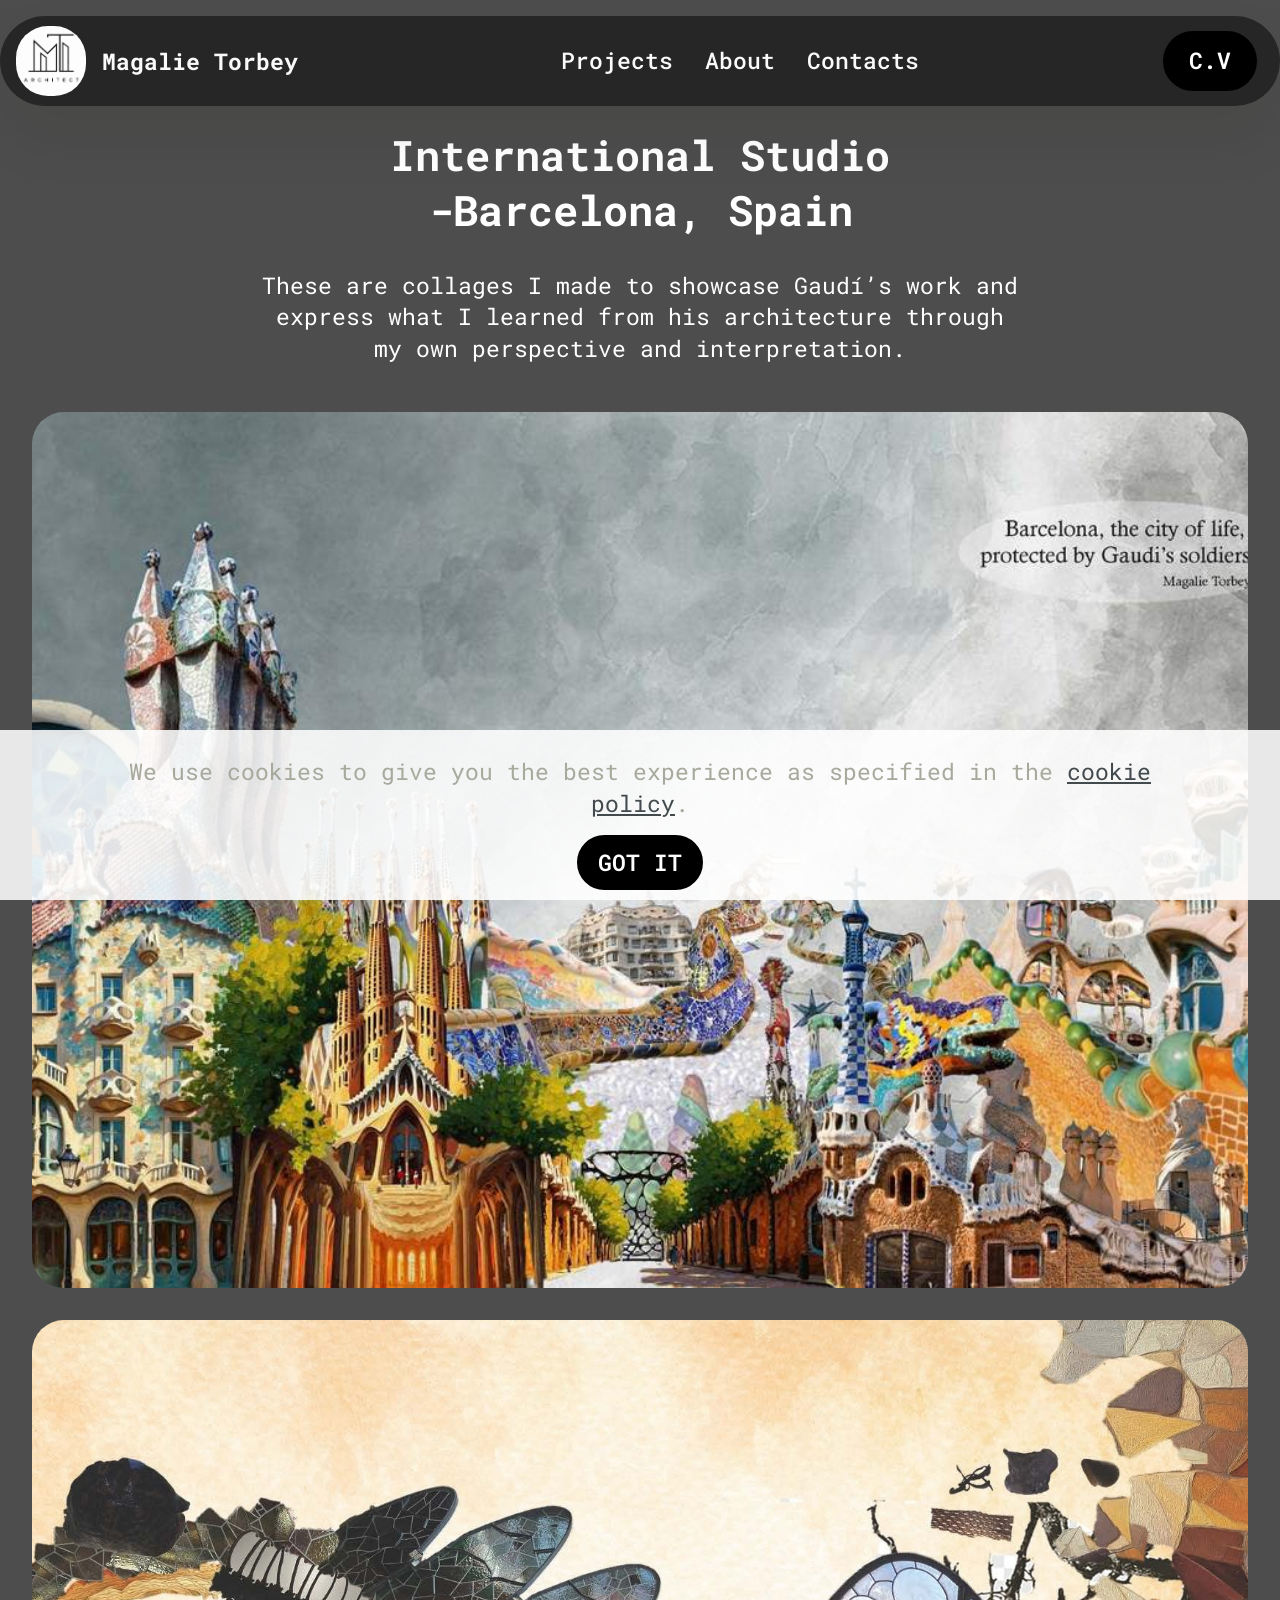
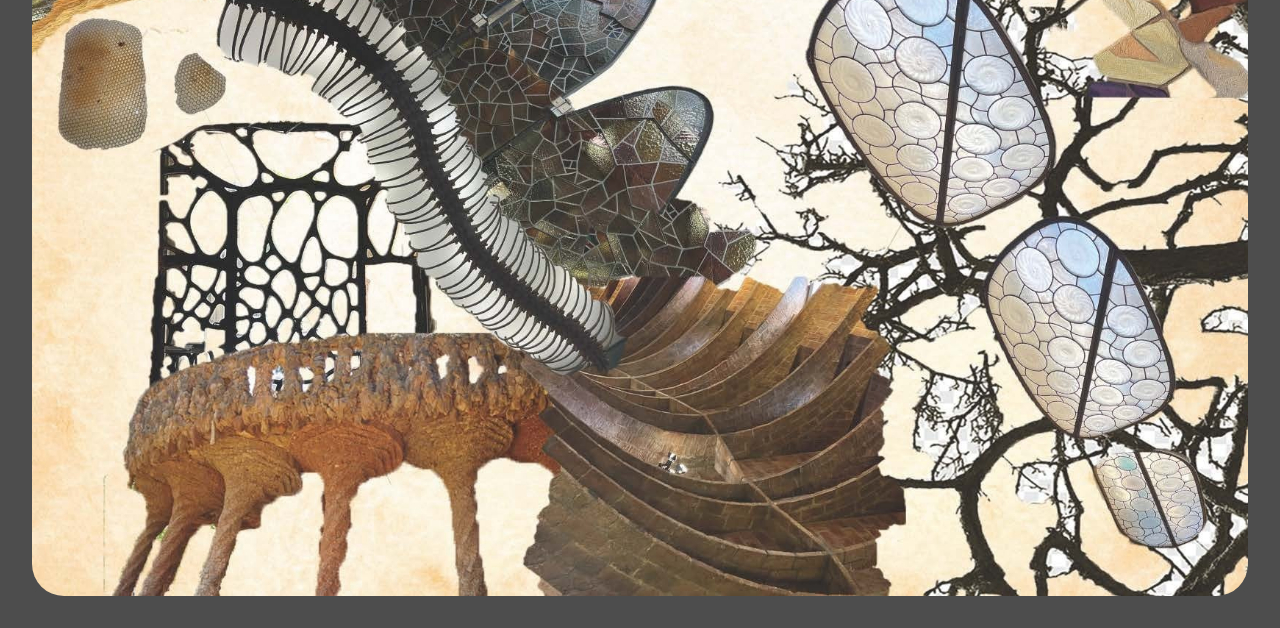
<file: page7.html>
<!DOCTYPE html>
<html  >
<head>
  
  <meta charset="UTF-8">
  <meta http-equiv="X-UA-Compatible" content="IE=edge">
  
  <meta name="viewport" content="width=device-width, initial-scale=1, minimum-scale=1">
  <link rel="shortcut icon" href="assets/images/chatgpt-image-aug-3-2026-06-01-18-pm-2.png" type="image/x-icon">
  <meta name="description" content="">
  
  
  <title>barcelona</title>
  <link rel="stylesheet" href="assets/web/assets/mobirise-icons2/mobirise2.css">
  <link rel="stylesheet" href="assets/bootstrap/css/bootstrap.min.css">
  <link rel="stylesheet" href="assets/web/assets/gdpr-plugin/gdpr-styles.css">
  <link rel="stylesheet" href="assets/animatecss/animate.css">
  <link rel="stylesheet" href="assets/dropdown/css/style.css">
  <link rel="stylesheet" href="assets/theme/css/style.css">
  <link rel="preload" href="https://fonts.googleapis.com/css?family=Roboto+Mono:100,200,300,400,500,600,700,100i,200i,300i,400i,500i,600i,700i&display=swap" as="style" onload="this.onload=null;this.rel='stylesheet'">
  <noscript><link rel="stylesheet" href="https://fonts.googleapis.com/css?family=Roboto+Mono:100,200,300,400,500,600,700,100i,200i,300i,400i,500i,600i,700i&display=swap"></noscript>
  <link rel="preload" as="style" href="assets/mobirise/css/mbr-additional.css?v=Sa6GO7"><link rel="stylesheet" href="assets/mobirise/css/mbr-additional.css?v=Sa6GO7" type="text/css">

  
  
  
</head>
<body>
  
  <section data-bs-version="5.1" class="menu menu5 cid-vuDAvAcN9m" once="menu" id="menu05-2j">
	

	<nav class="navbar navbar-dropdown navbar-fixed-top navbar-expand-lg">
		<div class="container">
			<div class="navbar-brand">
				<span class="navbar-logo">
					<a href="index.html#header18-5">
						<img src="assets/images/chatgpt-image-aug-3-2026-06-01-18-pm-2.png" alt="" style="height: 4.4rem;">
					</a>
				</span>
				<span class="navbar-caption-wrap"><a class="navbar-caption text-white text-primary display-7" href="index.html#header18-5">Magalie Torbey</a></span>
			</div>
			<button class="navbar-toggler" type="button" data-toggle="collapse" data-bs-toggle="collapse" data-target="#navbarSupportedContent" data-bs-target="#navbarSupportedContent" aria-controls="navbarNavAltMarkup" aria-expanded="false" aria-label="Toggle navigation">
				<div class="hamburger">
					<span></span>
					<span></span>
					<span></span>
					<span></span>
				</div>
			</button>
			<div class="collapse navbar-collapse" id="navbarSupportedContent">
				<ul class="navbar-nav nav-dropdown" data-app-modern-menu="true"><li class="nav-item">
						<a class="nav-link link text-white text-primary display-7" href="index.html#features06-4v" aria-expanded="false">Projects</a>
					</li><li class="nav-item">
						<a class="nav-link link text-white text-primary display-7" href="index.html#article04-9">About</a>
					</li>
					
					<li class="nav-item">
						<a class="nav-link link text-white text-primary display-7" href="index.html#contacts01-6">Contacts</a>
					</li></ul>
				<div class="navbar-buttons mbr-section-btn"><a class="btn btn-primary display-7" href="assets/files/MagalieTorbey--CV.pdf">C.V</a></div>
			</div>
		</div>
	</nav>
</section>

<section data-bs-version="5.1" class="gallery1 mbr-gallery cid-vuDAvAuaz7" id="gallery01-2l">
    
    

    <div class="container-fluid">
        <div class="row justify-content-center">
            <div class="col-12 content-head">
                <div class="mb-5">
                    <h3 class="mbr-section-title mbr-fonts-style align-center m-0 display-2"><strong>International Studio </strong><br><strong>-Barcelona, Spain</strong></h3>
                    <h4 class="mbr-section-subtitle mbr-fonts-style align-center mb-0 mt-4 display-7">These are collages I made to showcase Gaudí’s work and express what I learned from his architecture through my own perspective and interpretation.</h4>
                </div>
            </div>
        </div>
        
        <div class="row mbr-gallery">
            <div class="col-12 col-md-6 col-lg-12 item gallery-image">
                <div class="item-wrapper mb-3" data-toggle="modal" data-bs-toggle="modal" data-target="#vvvr5xbt7p-modal" data-bs-target="#vvvr5xbt7p-modal">
                    <img class="w-100" src="assets/images/w181202-1000x707.webp" alt="Mobirise Website Builder" data-slide-to="0" data-bs-slide-to="0" data-target="#lb-vvvr5xbt7p" data-bs-target="#lb-vvvr5xbt7p">
                    <div class="icon-wrapper">
                        <span class="mobi-mbri mobi-mbri-search mbr-iconfont mbr-iconfont-btn"></span>
                    </div>
                </div>
                
            </div>
            <div class="col-12 col-md-6 col-lg-12 item gallery-image">
                <div class="item-wrapper mb-3" data-toggle="modal" data-bs-toggle="modal" data-target="#vvvr5xbt7p-modal" data-bs-target="#vvvr5xbt7p-modal">
                    <img class="w-100" src="assets/images/w182-1684x1191.webp" alt="Mobirise Website Builder" data-slide-to="1" data-bs-slide-to="1" data-target="#lb-vvvr5xbt7p" data-bs-target="#lb-vvvr5xbt7p">
                    <div class="icon-wrapper">
                        <span class="mobi-mbri mobi-mbri-search mbr-iconfont mbr-iconfont-btn"></span>
                    </div>
                </div>
                
            </div>
            
            
            
            
            
            
        </div>

        <div class="modal mbr-slider" tabindex="-1" role="dialog" aria-hidden="true" id="vvvr5xbt7p-modal">
            <div class="modal-dialog" role="document">
                <div class="modal-content">
                    <div class="modal-body">
                        <div class="carousel slide" data-pause="false" data-bs-pause="false" id="lb-vvvr5xbt7p" data-interval="5000" data-bs-interval="5000">
                            <div class="carousel-inner">
                                <div class="carousel-item active">
                                    <img class="d-block w-100" src="assets/images/w181202-1000x707.webp" alt="Mobirise Website Builder">
                                </div>
                                <div class="carousel-item">
                                    <img class="d-block w-100" src="assets/images/w182-1684x1191.webp" alt="Mobirise Website Builder">
                                </div>
                                
                                
                                
                                
                                
                                
                            </div>
                            <ol class="carousel-indicators">
                                <li data-slide-to="0" data-bs-slide-to="0" class="active" data-target="#lb-vvvr5xbt7p" data-bs-target="#lb-vvvr5xbt7p"></li>
                                <li data-slide-to="1" data-bs-slide-to="1" data-target="#lb-vvvr5xbt7p" data-bs-target="#lb-vvvr5xbt7p"></li>
                                
                                
                                
                                
                                
                                
                            </ol>
                            <a role="button" href="" class="close" data-dismiss="modal" data-bs-dismiss="modal" aria-label="Close">
                            </a>
                            <a class="carousel-control-prev carousel-control" role="button" data-slide="prev" data-bs-slide="prev" href="#lb-vvvr5xbt7p">
                                <span class="mobi-mbri mobi-mbri-arrow-prev" aria-hidden="true"></span>
                                <span class="sr-only visually-hidden">Previous</span>
                            </a>
                            <a class="carousel-control-next carousel-control" role="button" data-slide="next" data-bs-slide="next" href="#lb-vvvr5xbt7p">
                                <span class="mobi-mbri mobi-mbri-arrow-next" aria-hidden="true"></span>
                                <span class="sr-only visually-hidden">Next</span>
                            </a>
                        </div>
                    </div>
                </div>
            </div>
        </div>
    </div>
</section><section><a href="https://mobiri.se"></a><a href="https://mobiri.se"></a></section><script src="assets/bootstrap/js/bootstrap.bundle.min.js"></script>  <script src="assets/web/assets/cookies-alert-plugin/cookies-alert-core.js"></script>  <script src="assets/web/assets/cookies-alert-plugin/cookies-alert-script.js"></script>  <script src="assets/smoothscroll/smooth-scroll.js"></script>  <script src="assets/ytplayer/index.js"></script>  <script src="assets/dropdown/js/navbar-dropdown.js"></script>  <script src="assets/theme/js/script.js"></script>  
  
  
<input name="cookieData" type="hidden" data-cookie-cookiesAlertType='1' data-cookie-customDialogSelector='null' data-cookie-colorText='#a6a99c' data-cookie-colorBg='rgb(255, 255, 255)' data-cookie-opacityOverlay='0' data-cookie-bgOpacity='87' data-cookie-textButton='GOT IT' data-cookie-rejectText='REJECT' data-cookie-colorButton='#000000' data-cookie-rejectColor='#ffffff' data-cookie-colorLink='#424a4d' data-cookie-underlineLink='true' data-cookie-text="We use cookies to give you the best experience as specified in the <a href='privacy.html'>cookie policy</a>.">
   <div id="scrollToTop" class="scrollToTop mbr-arrow-up"><a style="text-align: center;"><i class="mbr-arrow-up-icon mbr-arrow-up-icon-cm cm-icon cm-icon-smallarrow-up"></i></a></div>
    <input name="animation" type="hidden">
  </body>
</html>
</file>
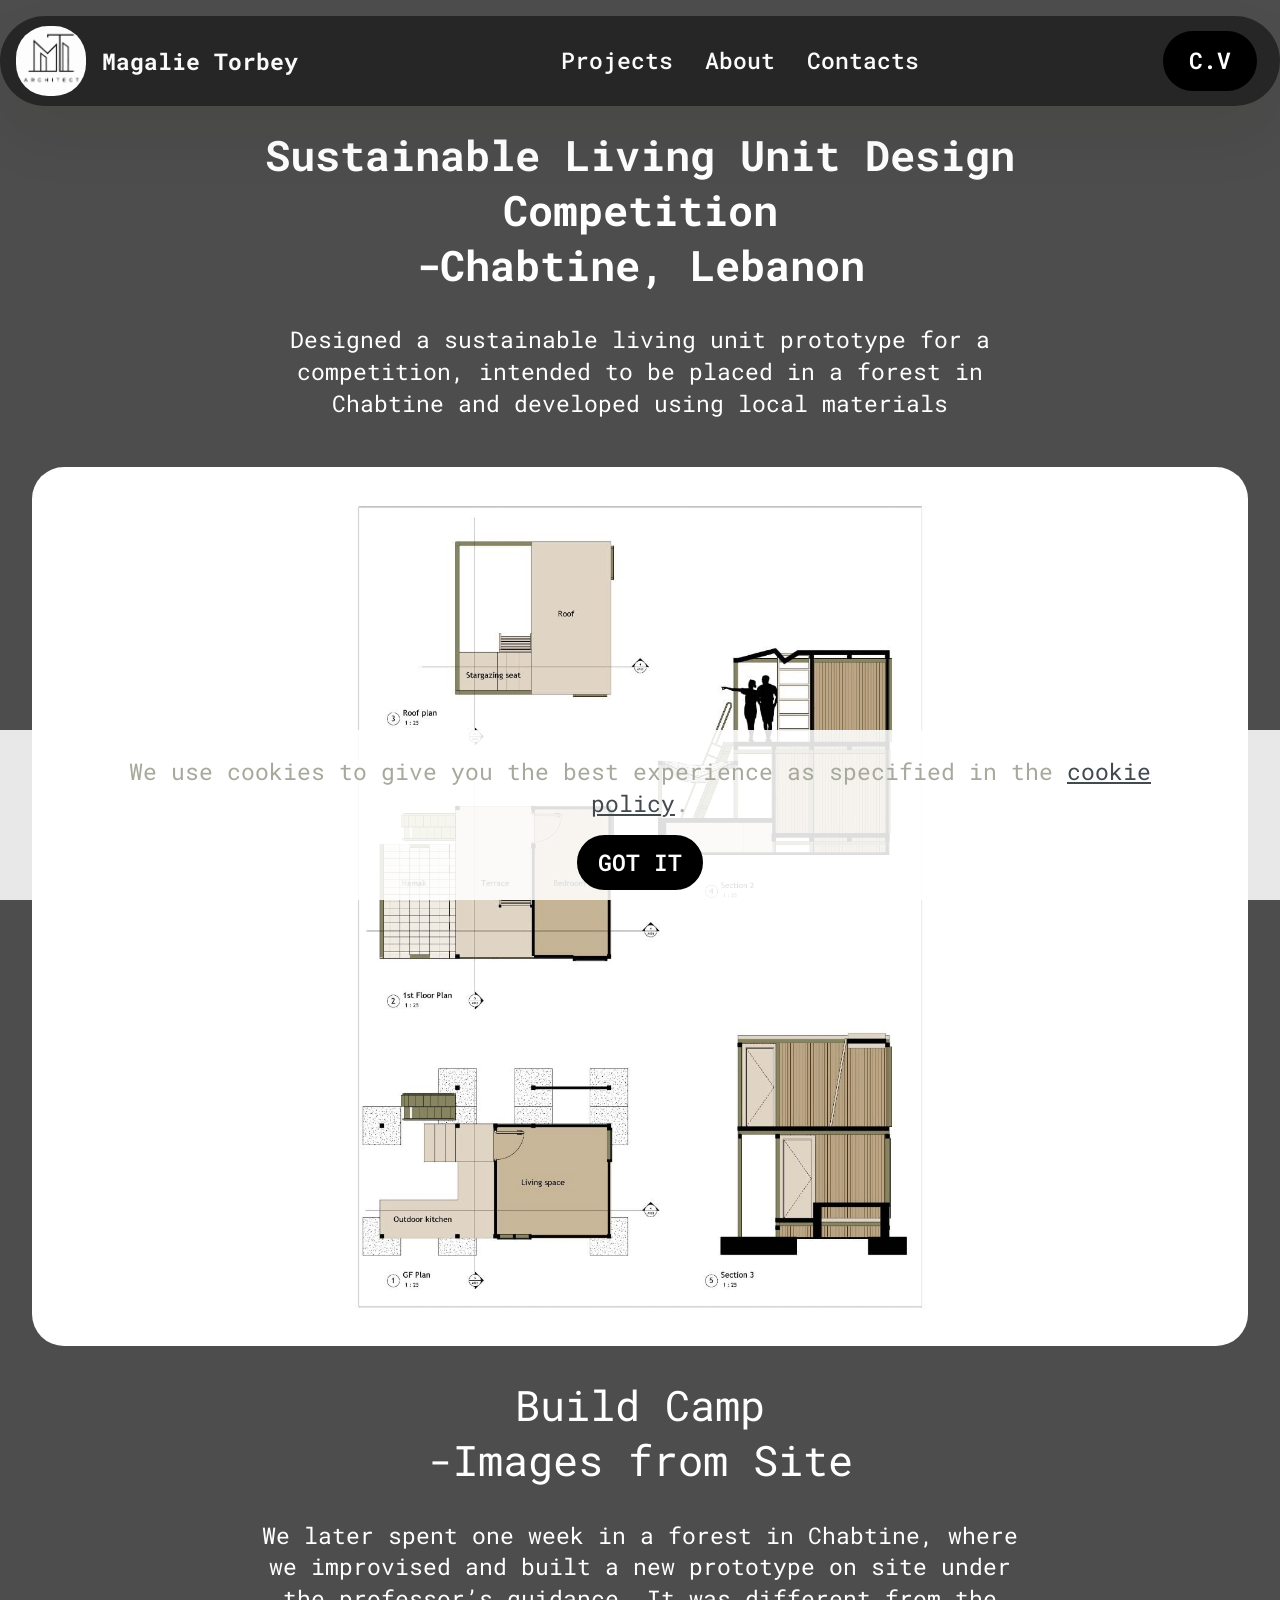
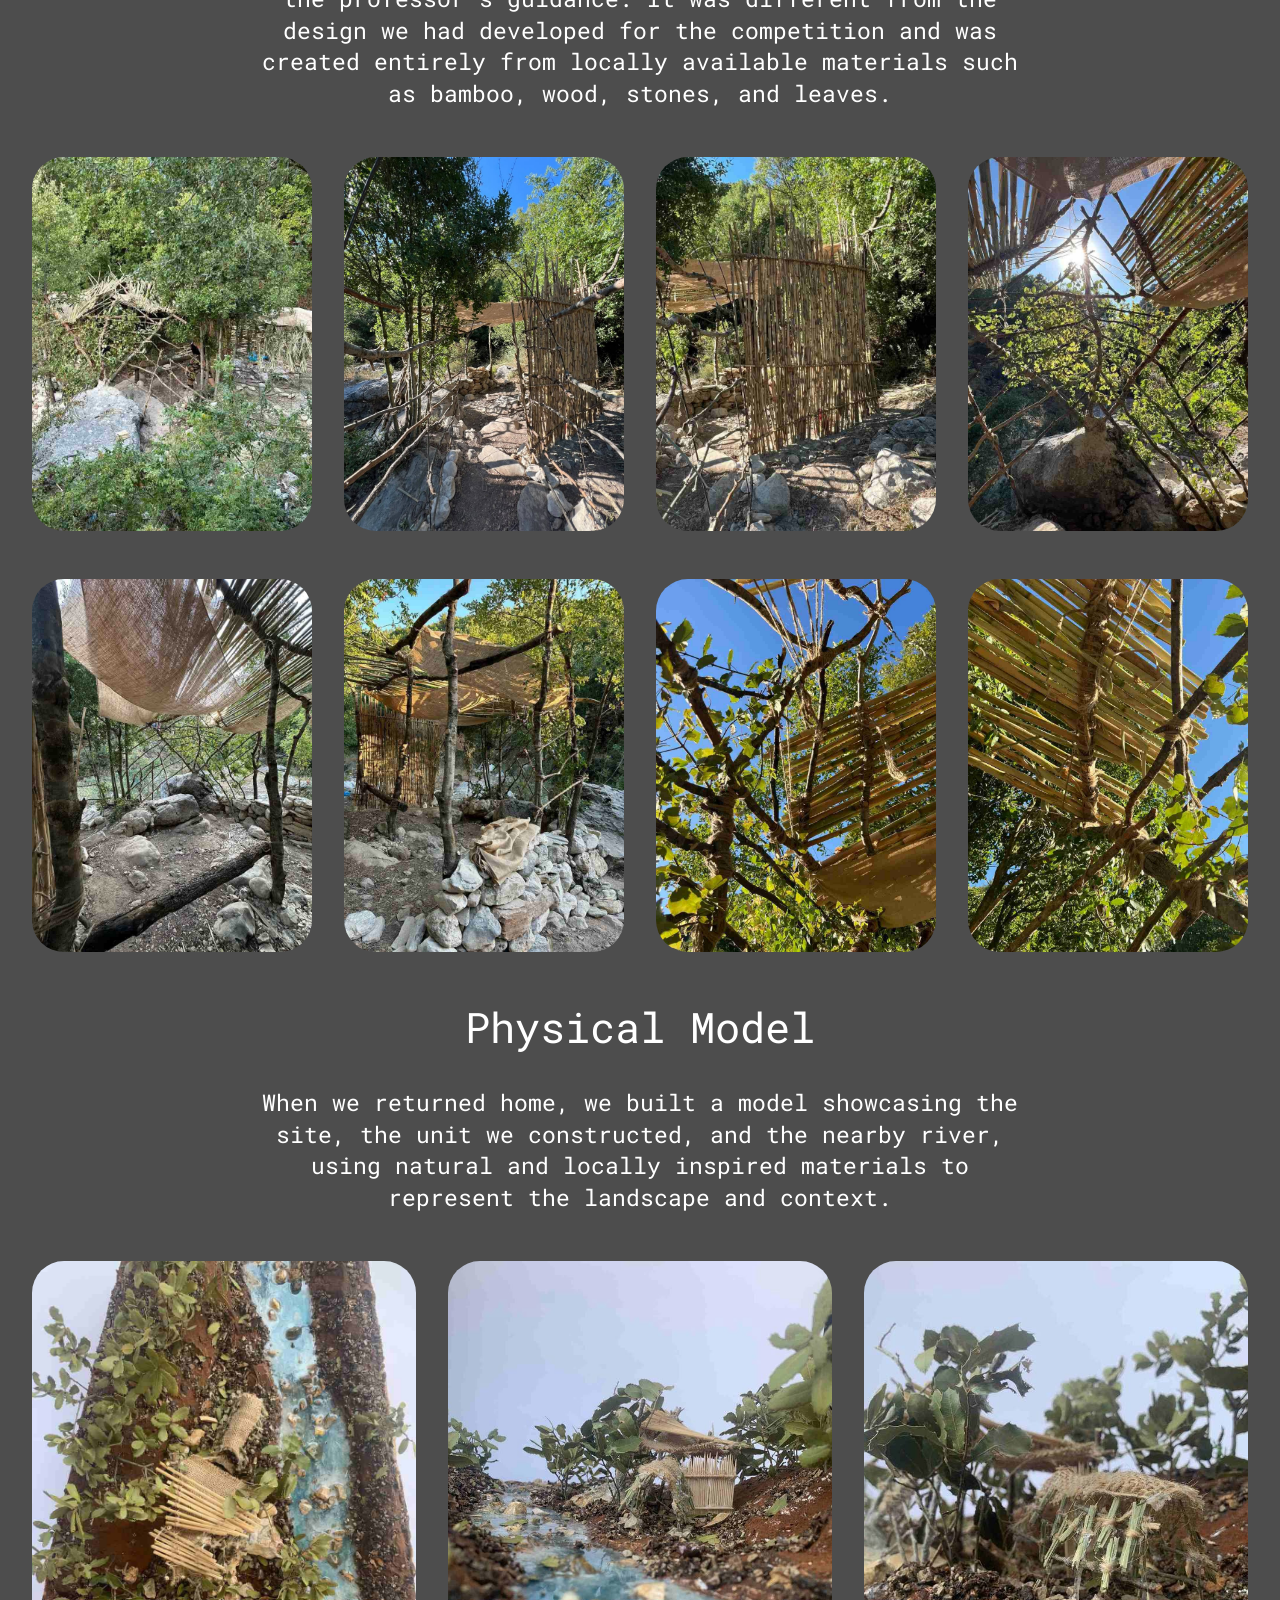
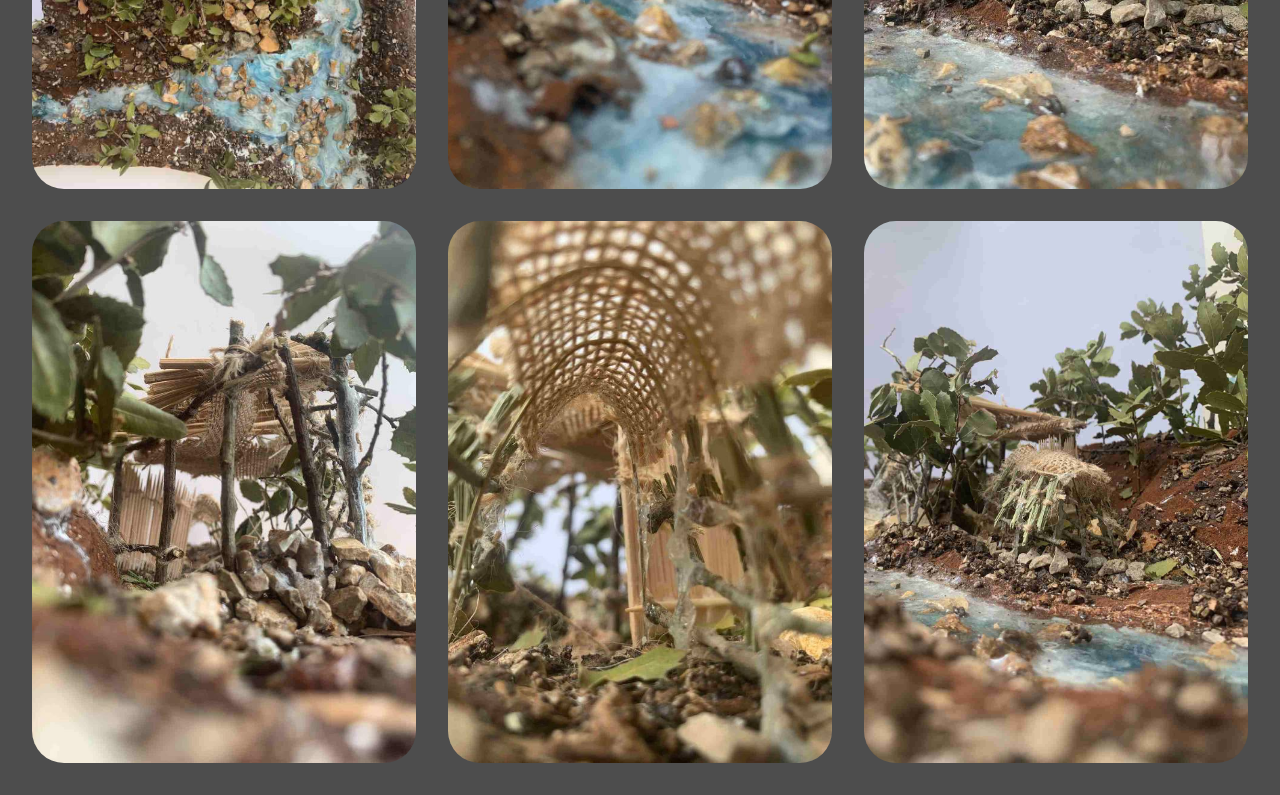
<file: page8.html>
<!DOCTYPE html>
<html  >
<head>
  
  <meta charset="UTF-8">
  <meta http-equiv="X-UA-Compatible" content="IE=edge">
  
  <meta name="viewport" content="width=device-width, initial-scale=1, minimum-scale=1">
  <link rel="shortcut icon" href="assets/images/chatgpt-image-aug-3-2026-06-01-18-pm-2.png" type="image/x-icon">
  <meta name="description" content="">
  
  
  <title>camping</title>
  <link rel="stylesheet" href="assets/web/assets/mobirise-icons2/mobirise2.css">
  <link rel="stylesheet" href="assets/bootstrap/css/bootstrap.min.css">
  <link rel="stylesheet" href="assets/web/assets/gdpr-plugin/gdpr-styles.css">
  <link rel="stylesheet" href="assets/animatecss/animate.css">
  <link rel="stylesheet" href="assets/dropdown/css/style.css">
  <link rel="stylesheet" href="assets/theme/css/style.css">
  <link rel="preload" href="https://fonts.googleapis.com/css?family=Roboto+Mono:100,200,300,400,500,600,700,100i,200i,300i,400i,500i,600i,700i&display=swap" as="style" onload="this.onload=null;this.rel='stylesheet'">
  <noscript><link rel="stylesheet" href="https://fonts.googleapis.com/css?family=Roboto+Mono:100,200,300,400,500,600,700,100i,200i,300i,400i,500i,600i,700i&display=swap"></noscript>
  <link rel="preload" as="style" href="assets/mobirise/css/mbr-additional.css?v=VV4Nen"><link rel="stylesheet" href="assets/mobirise/css/mbr-additional.css?v=VV4Nen" type="text/css">

  
  
  
</head>
<body>
  
  <section data-bs-version="5.1" class="menu menu5 cid-vuDFtu3aFF" once="menu" id="menu05-2s">
	

	<nav class="navbar navbar-dropdown navbar-fixed-top navbar-expand-lg">
		<div class="container">
			<div class="navbar-brand">
				<span class="navbar-logo">
					<a href="index.html#header18-5">
						<img src="assets/images/chatgpt-image-aug-3-2026-06-01-18-pm-2.png" alt="" style="height: 4.4rem;">
					</a>
				</span>
				<span class="navbar-caption-wrap"><a class="navbar-caption text-white text-primary display-7" href="index.html#header18-5">Magalie Torbey</a></span>
			</div>
			<button class="navbar-toggler" type="button" data-toggle="collapse" data-bs-toggle="collapse" data-target="#navbarSupportedContent" data-bs-target="#navbarSupportedContent" aria-controls="navbarNavAltMarkup" aria-expanded="false" aria-label="Toggle navigation">
				<div class="hamburger">
					<span></span>
					<span></span>
					<span></span>
					<span></span>
				</div>
			</button>
			<div class="collapse navbar-collapse" id="navbarSupportedContent">
				<ul class="navbar-nav nav-dropdown" data-app-modern-menu="true"><li class="nav-item">
						<a class="nav-link link text-white text-primary display-7" href="index.html#features06-4v" aria-expanded="false">Projects</a>
					</li><li class="nav-item">
						<a class="nav-link link text-white text-primary display-7" href="index.html#article04-9">About</a>
					</li>
					
					<li class="nav-item">
						<a class="nav-link link text-white text-primary display-7" href="index.html#contacts01-6">Contacts</a>
					</li></ul>
				<div class="navbar-buttons mbr-section-btn"><a class="btn btn-primary display-7" href="assets/files/MagalieTorbey--CV.pdf">C.V</a></div>
			</div>
		</div>
	</nav>
</section>

<section data-bs-version="5.1" class="gallery1 mbr-gallery cid-vuDFtugGYv" id="gallery01-2t">
    
    

    <div class="container-fluid">
        <div class="row justify-content-center">
            <div class="col-12 content-head">
                <div class="mb-5">
                    <h3 class="mbr-section-title mbr-fonts-style align-center m-0 display-2"><strong>Sustainable Living Unit Design Competition</strong><strong><br></strong><strong>-Chabtine, Lebanon</strong></h3>
                    <h4 class="mbr-section-subtitle mbr-fonts-style align-center mb-0 mt-4 display-7">Designed a sustainable living unit prototype for a competition, intended to be placed in a forest in Chabtine and developed using local materials</h4>
                </div>
            </div>
        </div>
        
        <div class="row mbr-gallery">
            <div class="col-12 col-md-6 col-lg-12 item gallery-image">
                <div class="item-wrapper mb-3" data-toggle="modal" data-bs-toggle="modal" data-target="#vvvr6ehgrR-modal" data-bs-target="#vvvr6ehgrR-modal">
                    <img class="w-100" src="assets/images/w212-2047x1453.webp" alt="Mobirise Website Builder" data-slide-to="0" data-bs-slide-to="0" data-target="#lb-vvvr6ehgrR" data-bs-target="#lb-vvvr6ehgrR">
                    <div class="icon-wrapper">
                        <span class="mobi-mbri mobi-mbri-search mbr-iconfont mbr-iconfont-btn"></span>
                    </div>
                </div>
                
            </div>
            
            
            
            
            
            
            
        </div>

        <div class="modal mbr-slider" tabindex="-1" role="dialog" aria-hidden="true" id="vvvr6ehgrR-modal">
            <div class="modal-dialog" role="document">
                <div class="modal-content">
                    <div class="modal-body">
                        <div class="carousel slide" data-pause="false" data-bs-pause="false" id="lb-vvvr6ehgrR" data-interval="5000" data-bs-interval="5000">
                            <div class="carousel-inner">
                                <div class="carousel-item active">
                                    <img class="d-block w-100" src="assets/images/w212-2047x1453.webp" alt="Mobirise Website Builder">
                                </div>
                                
                                
                                
                                
                                
                                
                                
                            </div>
                            <ol class="carousel-indicators">
                                <li data-slide-to="0" data-bs-slide-to="0" class="active" data-target="#lb-vvvr6ehgrR" data-bs-target="#lb-vvvr6ehgrR"></li>
                                
                                
                                
                                
                                
                                
                                
                            </ol>
                            <a role="button" href="" class="close" data-dismiss="modal" data-bs-dismiss="modal" aria-label="Close">
                            </a>
                            <a class="carousel-control-prev carousel-control" role="button" data-slide="prev" data-bs-slide="prev" href="#lb-vvvr6ehgrR">
                                <span class="mobi-mbri mobi-mbri-arrow-prev" aria-hidden="true"></span>
                                <span class="sr-only visually-hidden">Previous</span>
                            </a>
                            <a class="carousel-control-next carousel-control" role="button" data-slide="next" data-bs-slide="next" href="#lb-vvvr6ehgrR">
                                <span class="mobi-mbri mobi-mbri-arrow-next" aria-hidden="true"></span>
                                <span class="sr-only visually-hidden">Next</span>
                            </a>
                        </div>
                    </div>
                </div>
            </div>
        </div>
    </div>
</section>

<section data-bs-version="5.1" class="gallery1 mbr-gallery cid-vuDZVg39yI" id="gallery01-2u">
    
    

    <div class="container-fluid">
        <div class="row justify-content-center">
            <div class="col-12 content-head">
                <div class="mb-5">
                    <h3 class="mbr-section-title mbr-fonts-style align-center m-0 display-2">&nbsp;Build Camp&nbsp;<br>-Images from Site</h3>
                    <h4 class="mbr-section-subtitle mbr-fonts-style align-center mb-0 mt-4 display-7">We later spent one week in a forest in Chabtine, where we improvised and built a new prototype on site under the professor’s guidance. It was different from the design we had developed for the competition and was created entirely from locally available materials such as bamboo, wood, stones, and leaves.</h4>
                </div>
            </div>
        </div>
        
        <div class="row mbr-gallery">
            <div class="col-12 col-md-6 col-lg-3 item gallery-image">
                <div class="item-wrapper mb-3" data-toggle="modal" data-bs-toggle="modal" data-target="#vvvr6etTuI-modal" data-bs-target="#vvvr6etTuI-modal">
                    <img class="w-100" src="assets/images/w203-750x1000.webp" alt="Mobirise Website Builder" data-slide-to="0" data-bs-slide-to="0" data-target="#lb-vvvr6etTuI" data-bs-target="#lb-vvvr6etTuI">
                    <div class="icon-wrapper">
                        <span class="mobi-mbri mobi-mbri-search mbr-iconfont mbr-iconfont-btn"></span>
                    </div>
                </div>
                
            </div>
            <div class="col-12 col-md-6 col-lg-3 item gallery-image">
                <div class="item-wrapper mb-3" data-toggle="modal" data-bs-toggle="modal" data-target="#vvvr6etTuI-modal" data-bs-target="#vvvr6etTuI-modal">
                    <img class="w-100" src="assets/images/w210202-872x1163.webp" alt="Mobirise Website Builder" data-slide-to="1" data-bs-slide-to="1" data-target="#lb-vvvr6etTuI" data-bs-target="#lb-vvvr6etTuI">
                    <div class="icon-wrapper">
                        <span class="mobi-mbri mobi-mbri-search mbr-iconfont mbr-iconfont-btn"></span>
                    </div>
                </div>
                
            </div><div class="col-12 col-md-6 col-lg-3 item gallery-image">
                <div class="item-wrapper mb-3" data-toggle="modal" data-bs-toggle="modal" data-target="#vvvr6etTuI-modal" data-bs-target="#vvvr6etTuI-modal">
                    <img class="w-100" src="assets/images/w209-750x1000.webp" alt="Mobirise Website Builder" data-slide-to="2" data-bs-slide-to="2" data-target="#lb-vvvr6etTuI" data-bs-target="#lb-vvvr6etTuI">
                    <div class="icon-wrapper">
                        <span class="mobi-mbri mobi-mbri-search mbr-iconfont mbr-iconfont-btn"></span>
                    </div>
                </div>
                
            </div><div class="col-12 col-md-6 col-lg-3 item gallery-image">
                <div class="item-wrapper mb-3" data-toggle="modal" data-bs-toggle="modal" data-target="#vvvr6etTuI-modal" data-bs-target="#vvvr6etTuI-modal">
                    <img class="w-100" src="assets/images/w211-750x1000.webp" alt="Mobirise Website Builder" data-slide-to="3" data-bs-slide-to="3" data-target="#lb-vvvr6etTuI" data-bs-target="#lb-vvvr6etTuI">
                    <div class="icon-wrapper">
                        <span class="mobi-mbri mobi-mbri-search mbr-iconfont mbr-iconfont-btn"></span>
                    </div>
                </div>
                
            </div>
            
            
            
            
            
            
        </div>

        <div class="modal mbr-slider" tabindex="-1" role="dialog" aria-hidden="true" id="vvvr6etTuI-modal">
            <div class="modal-dialog" role="document">
                <div class="modal-content">
                    <div class="modal-body">
                        <div class="carousel slide" data-pause="false" data-bs-pause="false" id="lb-vvvr6etTuI" data-interval="5000" data-bs-interval="5000">
                            <div class="carousel-inner">
                                <div class="carousel-item active">
                                    <img class="d-block w-100" src="assets/images/w203-750x1000.webp" alt="Mobirise Website Builder">
                                </div>
                                <div class="carousel-item">
                                    <img class="d-block w-100" src="assets/images/w210202-872x1163.webp" alt="Mobirise Website Builder">
                                </div><div class="carousel-item">
                                    <img class="d-block w-100" src="assets/images/w209-750x1000.webp" alt="Mobirise Website Builder">
                                </div><div class="carousel-item">
                                    <img class="d-block w-100" src="assets/images/w211-750x1000.webp" alt="Mobirise Website Builder">
                                </div>
                                
                                
                                
                                
                                
                                
                            </div>
                            <ol class="carousel-indicators">
                                <li data-slide-to="0" data-bs-slide-to="0" class="active" data-target="#lb-vvvr6etTuI" data-bs-target="#lb-vvvr6etTuI"></li>
                                <li data-slide-to="1" data-bs-slide-to="1" data-target="#lb-vvvr6etTuI" data-bs-target="#lb-vvvr6etTuI"></li><li data-slide-to="2" data-bs-slide-to="2" data-target="#lb-vvvr6etTuI" data-bs-target="#lb-vvvr6etTuI"></li><li data-slide-to="3" data-bs-slide-to="3" data-target="#lb-vvvr6etTuI" data-bs-target="#lb-vvvr6etTuI"></li>
                                
                                
                                
                                
                                
                                
                            </ol>
                            <a role="button" href="" class="close" data-dismiss="modal" data-bs-dismiss="modal" aria-label="Close">
                            </a>
                            <a class="carousel-control-prev carousel-control" role="button" data-slide="prev" data-bs-slide="prev" href="#lb-vvvr6etTuI">
                                <span class="mobi-mbri mobi-mbri-arrow-prev" aria-hidden="true"></span>
                                <span class="sr-only visually-hidden">Previous</span>
                            </a>
                            <a class="carousel-control-next carousel-control" role="button" data-slide="next" data-bs-slide="next" href="#lb-vvvr6etTuI">
                                <span class="mobi-mbri mobi-mbri-arrow-next" aria-hidden="true"></span>
                                <span class="sr-only visually-hidden">Next</span>
                            </a>
                        </div>
                    </div>
                </div>
            </div>
        </div>
    </div>
</section>

<section data-bs-version="5.1" class="gallery1 mbr-gallery cid-vuEaLqd9Nz" id="gallery01-2y">
    
    

    <div class="container-fluid">
        <div class="row justify-content-center">
            <div class="col-12 content-head">
                
            </div>
        </div>
        
        <div class="row mbr-gallery">
            <div class="col-12 col-md-6 col-lg-3 item gallery-image">
                <div class="item-wrapper mb-3" data-toggle="modal" data-bs-toggle="modal" data-target="#vvvr6eKYx5-modal" data-bs-target="#vvvr6eKYx5-modal">
                    <img class="w-100" src="assets/images/w204-750x1000.webp" alt="Mobirise Website Builder" data-slide-to="0" data-bs-slide-to="0" data-target="#lb-vvvr6eKYx5" data-bs-target="#lb-vvvr6eKYx5">
                    <div class="icon-wrapper">
                        <span class="mobi-mbri mobi-mbri-search mbr-iconfont mbr-iconfont-btn"></span>
                    </div>
                </div>
                
            </div>
            <div class="col-12 col-md-6 col-lg-3 item gallery-image">
                <div class="item-wrapper mb-3" data-toggle="modal" data-bs-toggle="modal" data-target="#vvvr6eKYx5-modal" data-bs-target="#vvvr6eKYx5-modal">
                    <img class="w-100" src="assets/images/w205-750x1000.webp" alt="Mobirise Website Builder" data-slide-to="1" data-bs-slide-to="1" data-target="#lb-vvvr6eKYx5" data-bs-target="#lb-vvvr6eKYx5">
                    <div class="icon-wrapper">
                        <span class="mobi-mbri mobi-mbri-search mbr-iconfont mbr-iconfont-btn"></span>
                    </div>
                </div>
                
            </div><div class="col-12 col-md-6 col-lg-3 item gallery-image">
                <div class="item-wrapper mb-3" data-toggle="modal" data-bs-toggle="modal" data-target="#vvvr6eKYx5-modal" data-bs-target="#vvvr6eKYx5-modal">
                    <img class="w-100" src="assets/images/w207-862x1150.webp" alt="Mobirise Website Builder" data-slide-to="2" data-bs-slide-to="2" data-target="#lb-vvvr6eKYx5" data-bs-target="#lb-vvvr6eKYx5">
                    <div class="icon-wrapper">
                        <span class="mobi-mbri mobi-mbri-search mbr-iconfont mbr-iconfont-btn"></span>
                    </div>
                </div>
                
            </div><div class="col-12 col-md-6 col-lg-3 item gallery-image">
                <div class="item-wrapper mb-3" data-toggle="modal" data-bs-toggle="modal" data-target="#vvvr6eKYx5-modal" data-bs-target="#vvvr6eKYx5-modal">
                    <img class="w-100" src="assets/images/w206-862x1150.webp" alt="Mobirise Website Builder" data-slide-to="3" data-bs-slide-to="3" data-target="#lb-vvvr6eKYx5" data-bs-target="#lb-vvvr6eKYx5">
                    <div class="icon-wrapper">
                        <span class="mobi-mbri mobi-mbri-search mbr-iconfont mbr-iconfont-btn"></span>
                    </div>
                </div>
                
            </div>
            
            
            
            
            
            
        </div>

        <div class="modal mbr-slider" tabindex="-1" role="dialog" aria-hidden="true" id="vvvr6eKYx5-modal">
            <div class="modal-dialog" role="document">
                <div class="modal-content">
                    <div class="modal-body">
                        <div class="carousel slide" data-pause="false" data-bs-pause="false" id="lb-vvvr6eKYx5" data-interval="5000" data-bs-interval="5000">
                            <div class="carousel-inner">
                                <div class="carousel-item active">
                                    <img class="d-block w-100" src="assets/images/w204-750x1000.webp" alt="Mobirise Website Builder">
                                </div>
                                <div class="carousel-item">
                                    <img class="d-block w-100" src="assets/images/w205-750x1000.webp" alt="Mobirise Website Builder">
                                </div><div class="carousel-item">
                                    <img class="d-block w-100" src="assets/images/w207-862x1150.webp" alt="Mobirise Website Builder">
                                </div><div class="carousel-item">
                                    <img class="d-block w-100" src="assets/images/w206-862x1150.webp" alt="Mobirise Website Builder">
                                </div>
                                
                                
                                
                                
                                
                                
                            </div>
                            <ol class="carousel-indicators">
                                <li data-slide-to="0" data-bs-slide-to="0" class="active" data-target="#lb-vvvr6eKYx5" data-bs-target="#lb-vvvr6eKYx5"></li>
                                <li data-slide-to="1" data-bs-slide-to="1" data-target="#lb-vvvr6eKYx5" data-bs-target="#lb-vvvr6eKYx5"></li><li data-slide-to="2" data-bs-slide-to="2" data-target="#lb-vvvr6eKYx5" data-bs-target="#lb-vvvr6eKYx5"></li><li data-slide-to="3" data-bs-slide-to="3" data-target="#lb-vvvr6eKYx5" data-bs-target="#lb-vvvr6eKYx5"></li>
                                
                                
                                
                                
                                
                                
                            </ol>
                            <a role="button" href="" class="close" data-dismiss="modal" data-bs-dismiss="modal" aria-label="Close">
                            </a>
                            <a class="carousel-control-prev carousel-control" role="button" data-slide="prev" data-bs-slide="prev" href="#lb-vvvr6eKYx5">
                                <span class="mobi-mbri mobi-mbri-arrow-prev" aria-hidden="true"></span>
                                <span class="sr-only visually-hidden">Previous</span>
                            </a>
                            <a class="carousel-control-next carousel-control" role="button" data-slide="next" data-bs-slide="next" href="#lb-vvvr6eKYx5">
                                <span class="mobi-mbri mobi-mbri-arrow-next" aria-hidden="true"></span>
                                <span class="sr-only visually-hidden">Next</span>
                            </a>
                        </div>
                    </div>
                </div>
            </div>
        </div>
    </div>
</section>

<section data-bs-version="5.1" class="gallery1 mbr-gallery cid-vuE61yyimm" id="gallery01-2w">
    
    

    <div class="container-fluid">
        <div class="row justify-content-center">
            <div class="col-12 content-head">
                <div class="mb-5">
                    <h3 class="mbr-section-title mbr-fonts-style align-center m-0 display-2">Physical Model</h3>
                    <h4 class="mbr-section-subtitle mbr-fonts-style align-center mb-0 mt-4 display-7">When we returned home, we built a model showcasing the site, the unit we constructed, and the nearby river, using natural and locally inspired materials to represent the landscape and context.</h4>
                </div>
            </div>
        </div>
        
        <div class="row mbr-gallery">
            <div class="col-12 col-md-6 col-lg-4 item gallery-image">
                <div class="item-wrapper mb-3" data-toggle="modal" data-bs-toggle="modal" data-target="#vvvr6f2OV2-modal" data-bs-target="#vvvr6f2OV2-modal">
                    <img class="w-100" src="assets/images/w195-862x1150.webp" alt="Mobirise Website Builder" data-slide-to="0" data-bs-slide-to="0" data-target="#lb-vvvr6f2OV2" data-bs-target="#lb-vvvr6f2OV2">
                    <div class="icon-wrapper">
                        <span class="mobi-mbri mobi-mbri-search mbr-iconfont mbr-iconfont-btn"></span>
                    </div>
                </div>
                
            </div>
            <div class="col-12 col-md-6 col-lg-4 item gallery-image">
                <div class="item-wrapper mb-3" data-toggle="modal" data-bs-toggle="modal" data-target="#vvvr6f2OV2-modal" data-bs-target="#vvvr6f2OV2-modal">
                    <img class="w-100" src="assets/images/w196202-675x900.webp" alt="Mobirise Website Builder" data-slide-to="1" data-bs-slide-to="1" data-target="#lb-vvvr6f2OV2" data-bs-target="#lb-vvvr6f2OV2">
                    <div class="icon-wrapper">
                        <span class="mobi-mbri mobi-mbri-search mbr-iconfont mbr-iconfont-btn"></span>
                    </div>
                </div>
                
            </div><div class="col-12 col-md-6 col-lg-4 item gallery-image">
                <div class="item-wrapper mb-3" data-toggle="modal" data-bs-toggle="modal" data-target="#vvvr6f2OV2-modal" data-bs-target="#vvvr6f2OV2-modal">
                    <img class="w-100" src="assets/images/w197202-675x900.webp" alt="Mobirise Website Builder" data-slide-to="2" data-bs-slide-to="2" data-target="#lb-vvvr6f2OV2" data-bs-target="#lb-vvvr6f2OV2">
                    <div class="icon-wrapper">
                        <span class="mobi-mbri mobi-mbri-search mbr-iconfont mbr-iconfont-btn"></span>
                    </div>
                </div>
                
            </div>
            
            
            
            
            
            
        </div>

        <div class="modal mbr-slider" tabindex="-1" role="dialog" aria-hidden="true" id="vvvr6f2OV2-modal">
            <div class="modal-dialog" role="document">
                <div class="modal-content">
                    <div class="modal-body">
                        <div class="carousel slide" data-pause="false" data-bs-pause="false" id="lb-vvvr6f2OV2" data-interval="5000" data-bs-interval="5000">
                            <div class="carousel-inner">
                                <div class="carousel-item active">
                                    <img class="d-block w-100" src="assets/images/w195-862x1150.webp" alt="Mobirise Website Builder">
                                </div>
                                <div class="carousel-item">
                                    <img class="d-block w-100" src="assets/images/w196202-675x900.webp" alt="Mobirise Website Builder">
                                </div><div class="carousel-item">
                                    <img class="d-block w-100" src="assets/images/w197202-675x900.webp" alt="Mobirise Website Builder">
                                </div>
                                
                                
                                
                                
                                
                                
                            </div>
                            <ol class="carousel-indicators">
                                <li data-slide-to="0" data-bs-slide-to="0" class="active" data-target="#lb-vvvr6f2OV2" data-bs-target="#lb-vvvr6f2OV2"></li>
                                <li data-slide-to="1" data-bs-slide-to="1" data-target="#lb-vvvr6f2OV2" data-bs-target="#lb-vvvr6f2OV2"></li><li data-slide-to="2" data-bs-slide-to="2" data-target="#lb-vvvr6f2OV2" data-bs-target="#lb-vvvr6f2OV2"></li>
                                
                                
                                
                                
                                
                                
                            </ol>
                            <a role="button" href="" class="close" data-dismiss="modal" data-bs-dismiss="modal" aria-label="Close">
                            </a>
                            <a class="carousel-control-prev carousel-control" role="button" data-slide="prev" data-bs-slide="prev" href="#lb-vvvr6f2OV2">
                                <span class="mobi-mbri mobi-mbri-arrow-prev" aria-hidden="true"></span>
                                <span class="sr-only visually-hidden">Previous</span>
                            </a>
                            <a class="carousel-control-next carousel-control" role="button" data-slide="next" data-bs-slide="next" href="#lb-vvvr6f2OV2">
                                <span class="mobi-mbri mobi-mbri-arrow-next" aria-hidden="true"></span>
                                <span class="sr-only visually-hidden">Next</span>
                            </a>
                        </div>
                    </div>
                </div>
            </div>
        </div>
    </div>
</section>

<section data-bs-version="5.1" class="gallery1 mbr-gallery cid-vuE8fnHSV9" id="gallery01-2x">
    
    

    <div class="container-fluid">
        <div class="row justify-content-center">
            <div class="col-12 content-head">
                
            </div>
        </div>
        
        <div class="row mbr-gallery">
            <div class="col-12 col-md-6 col-lg-4 item gallery-image">
                <div class="item-wrapper mb-3" data-toggle="modal" data-bs-toggle="modal" data-target="#vvvr6fhZ2f-modal" data-bs-target="#vvvr6fhZ2f-modal">
                    <img class="w-100" src="assets/images/w198202-675x900.webp" alt="Mobirise Website Builder" data-slide-to="0" data-bs-slide-to="0" data-target="#lb-vvvr6fhZ2f" data-bs-target="#lb-vvvr6fhZ2f">
                    <div class="icon-wrapper">
                        <span class="mobi-mbri mobi-mbri-search mbr-iconfont mbr-iconfont-btn"></span>
                    </div>
                </div>
                
            </div>
            <div class="col-12 col-md-6 col-lg-4 item gallery-image">
                <div class="item-wrapper mb-3" data-toggle="modal" data-bs-toggle="modal" data-target="#vvvr6fhZ2f-modal" data-bs-target="#vvvr6fhZ2f-modal">
                    <img class="w-100" src="assets/images/w199202-675x900.webp" alt="Mobirise Website Builder" data-slide-to="1" data-bs-slide-to="1" data-target="#lb-vvvr6fhZ2f" data-bs-target="#lb-vvvr6fhZ2f">
                    <div class="icon-wrapper">
                        <span class="mobi-mbri mobi-mbri-search mbr-iconfont mbr-iconfont-btn"></span>
                    </div>
                </div>
                
            </div><div class="col-12 col-md-6 col-lg-4 item gallery-image">
                <div class="item-wrapper mb-3" data-toggle="modal" data-bs-toggle="modal" data-target="#vvvr6fhZ2f-modal" data-bs-target="#vvvr6fhZ2f-modal">
                    <img class="w-100" src="assets/images/w200-1169x1600.webp" alt="Mobirise Website Builder" data-slide-to="2" data-bs-slide-to="2" data-target="#lb-vvvr6fhZ2f" data-bs-target="#lb-vvvr6fhZ2f">
                    <div class="icon-wrapper">
                        <span class="mobi-mbri mobi-mbri-search mbr-iconfont mbr-iconfont-btn"></span>
                    </div>
                </div>
                
            </div>
            
            
            
            
            
            
        </div>

        <div class="modal mbr-slider" tabindex="-1" role="dialog" aria-hidden="true" id="vvvr6fhZ2f-modal">
            <div class="modal-dialog" role="document">
                <div class="modal-content">
                    <div class="modal-body">
                        <div class="carousel slide" data-pause="false" data-bs-pause="false" id="lb-vvvr6fhZ2f" data-interval="5000" data-bs-interval="5000">
                            <div class="carousel-inner">
                                <div class="carousel-item active">
                                    <img class="d-block w-100" src="assets/images/w198202-675x900.webp" alt="Mobirise Website Builder">
                                </div>
                                <div class="carousel-item">
                                    <img class="d-block w-100" src="assets/images/w199202-675x900.webp" alt="Mobirise Website Builder">
                                </div><div class="carousel-item">
                                    <img class="d-block w-100" src="assets/images/w200-1169x1600.webp" alt="Mobirise Website Builder">
                                </div>
                                
                                
                                
                                
                                
                                
                            </div>
                            <ol class="carousel-indicators">
                                <li data-slide-to="0" data-bs-slide-to="0" class="active" data-target="#lb-vvvr6fhZ2f" data-bs-target="#lb-vvvr6fhZ2f"></li>
                                <li data-slide-to="1" data-bs-slide-to="1" data-target="#lb-vvvr6fhZ2f" data-bs-target="#lb-vvvr6fhZ2f"></li><li data-slide-to="2" data-bs-slide-to="2" data-target="#lb-vvvr6fhZ2f" data-bs-target="#lb-vvvr6fhZ2f"></li>
                                
                                
                                
                                
                                
                                
                            </ol>
                            <a role="button" href="" class="close" data-dismiss="modal" data-bs-dismiss="modal" aria-label="Close">
                            </a>
                            <a class="carousel-control-prev carousel-control" role="button" data-slide="prev" data-bs-slide="prev" href="#lb-vvvr6fhZ2f">
                                <span class="mobi-mbri mobi-mbri-arrow-prev" aria-hidden="true"></span>
                                <span class="sr-only visually-hidden">Previous</span>
                            </a>
                            <a class="carousel-control-next carousel-control" role="button" data-slide="next" data-bs-slide="next" href="#lb-vvvr6fhZ2f">
                                <span class="mobi-mbri mobi-mbri-arrow-next" aria-hidden="true"></span>
                                <span class="sr-only visually-hidden">Next</span>
                            </a>
                        </div>
                    </div>
                </div>
            </div>
        </div>
    </div>
</section><section><a href="https://mobiri.se"></a><a href="https://mobiri.se"></a></section><script src="assets/bootstrap/js/bootstrap.bundle.min.js"></script>  <script src="assets/web/assets/cookies-alert-plugin/cookies-alert-core.js"></script>  <script src="assets/web/assets/cookies-alert-plugin/cookies-alert-script.js"></script>  <script src="assets/smoothscroll/smooth-scroll.js"></script>  <script src="assets/ytplayer/index.js"></script>  <script src="assets/dropdown/js/navbar-dropdown.js"></script>  <script src="assets/theme/js/script.js"></script>  
  
  
<input name="cookieData" type="hidden" data-cookie-cookiesAlertType='1' data-cookie-customDialogSelector='null' data-cookie-colorText='#a6a99c' data-cookie-colorBg='rgb(255, 255, 255)' data-cookie-opacityOverlay='0' data-cookie-bgOpacity='87' data-cookie-textButton='GOT IT' data-cookie-rejectText='REJECT' data-cookie-colorButton='#000000' data-cookie-rejectColor='#ffffff' data-cookie-colorLink='#424a4d' data-cookie-underlineLink='true' data-cookie-text="We use cookies to give you the best experience as specified in the <a href='privacy.html'>cookie policy</a>.">
   <div id="scrollToTop" class="scrollToTop mbr-arrow-up"><a style="text-align: center;"><i class="mbr-arrow-up-icon mbr-arrow-up-icon-cm cm-icon cm-icon-smallarrow-up"></i></a></div>
    <input name="animation" type="hidden">
  </body>
</html>
</file>
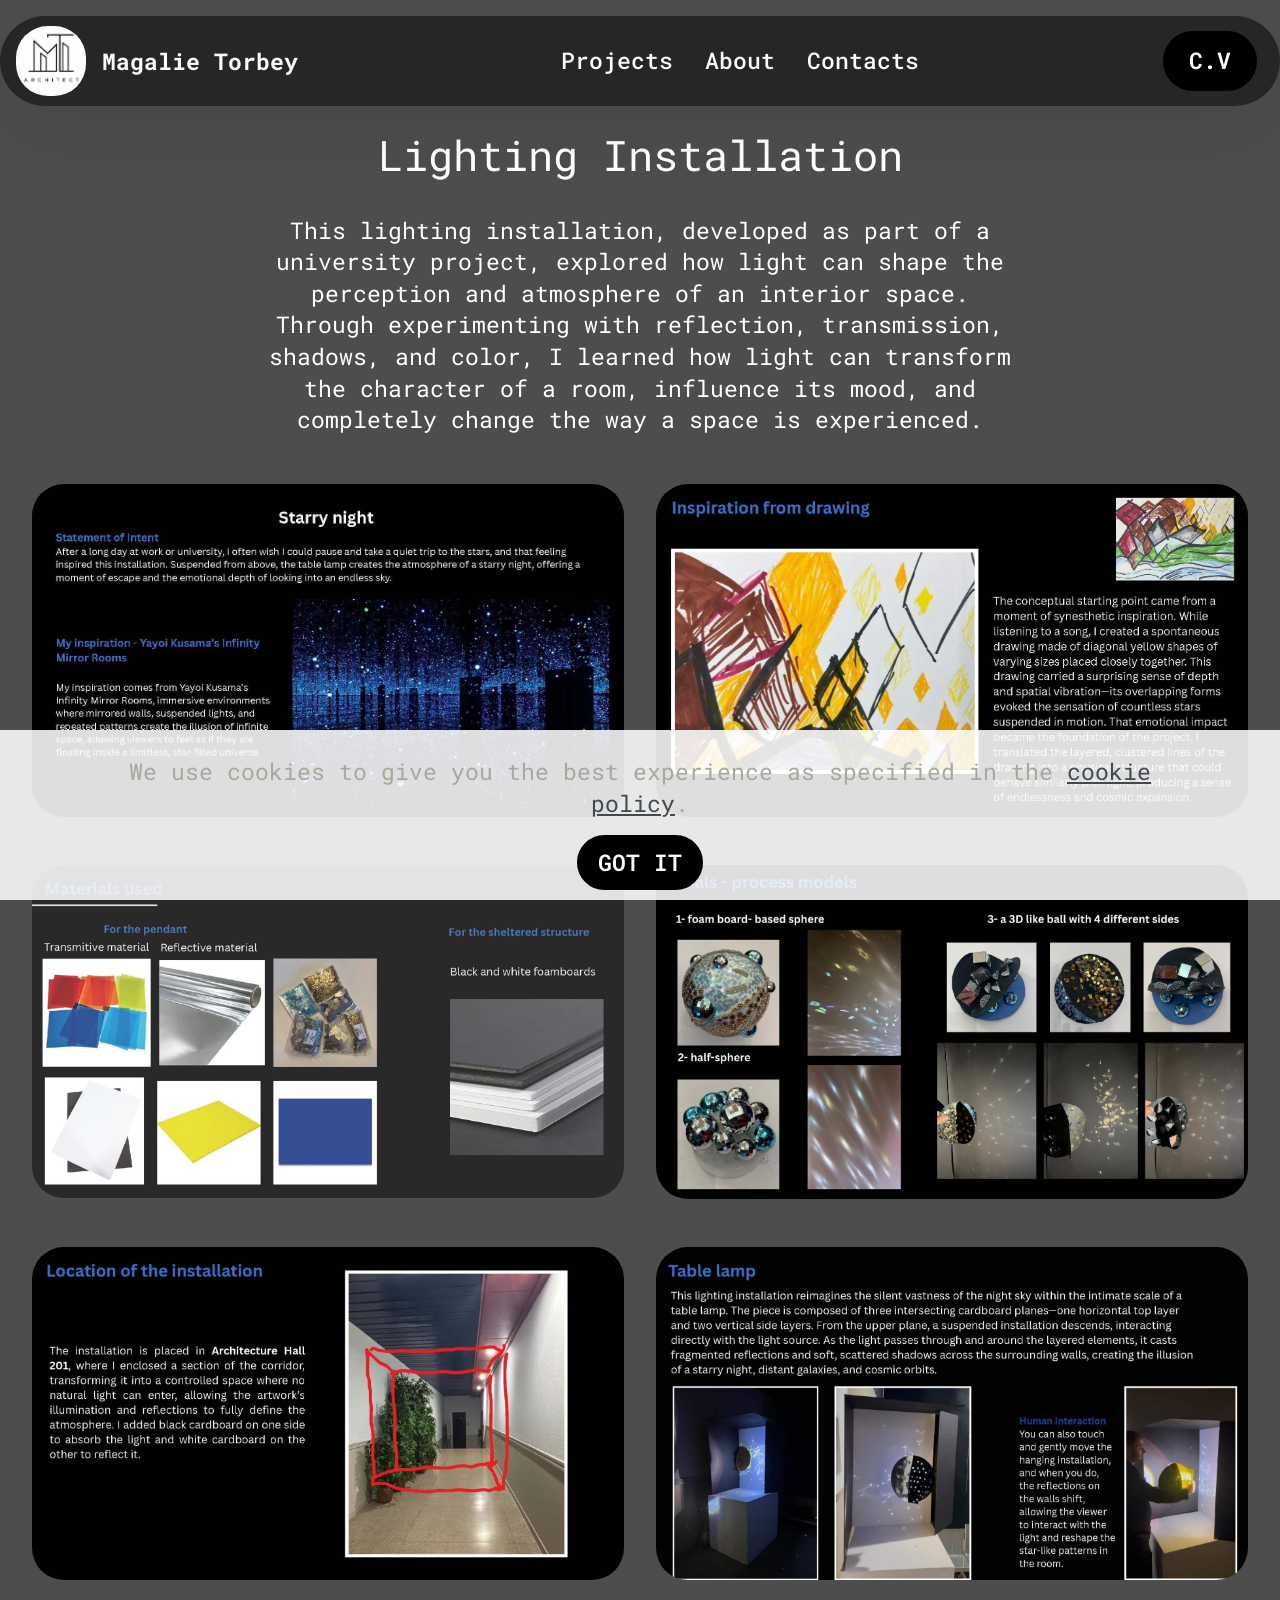
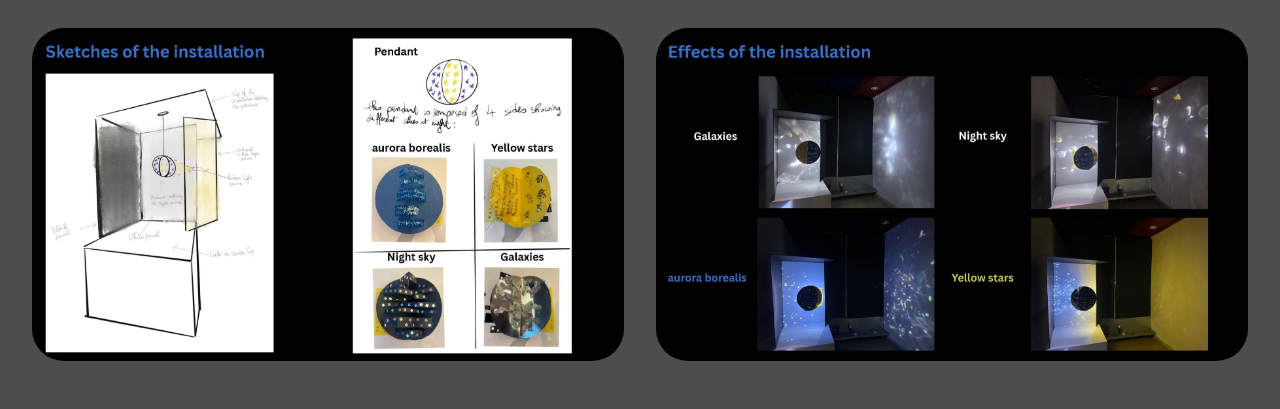
<file: page9.html>
<!DOCTYPE html>
<html  >
<head>
  
  <meta charset="UTF-8">
  <meta http-equiv="X-UA-Compatible" content="IE=edge">
  
  <meta name="viewport" content="width=device-width, initial-scale=1, minimum-scale=1">
  <link rel="shortcut icon" href="assets/images/chatgpt-image-aug-3-2026-06-01-18-pm-2.png" type="image/x-icon">
  <meta name="description" content="">
  
  
  <title>lighting design</title>
  <link rel="stylesheet" href="assets/web/assets/mobirise-icons2/mobirise2.css">
  <link rel="stylesheet" href="assets/bootstrap/css/bootstrap.min.css">
  <link rel="stylesheet" href="assets/web/assets/gdpr-plugin/gdpr-styles.css">
  <link rel="stylesheet" href="assets/animatecss/animate.css">
  <link rel="stylesheet" href="assets/dropdown/css/style.css">
  <link rel="stylesheet" href="assets/theme/css/style.css">
  <link rel="preload" href="https://fonts.googleapis.com/css?family=Roboto+Mono:100,200,300,400,500,600,700,100i,200i,300i,400i,500i,600i,700i&display=swap" as="style" onload="this.onload=null;this.rel='stylesheet'">
  <noscript><link rel="stylesheet" href="https://fonts.googleapis.com/css?family=Roboto+Mono:100,200,300,400,500,600,700,100i,200i,300i,400i,500i,600i,700i&display=swap"></noscript>
  <link rel="preload" as="style" href="assets/mobirise/css/mbr-additional.css?v=1cU0tz"><link rel="stylesheet" href="assets/mobirise/css/mbr-additional.css?v=1cU0tz" type="text/css">

  
  
  
</head>
<body>
  
  <section data-bs-version="5.1" class="menu menu5 cid-vuEd9kx7Ns" once="menu" id="menu05-2z">
	

	<nav class="navbar navbar-dropdown navbar-fixed-top navbar-expand-lg">
		<div class="container">
			<div class="navbar-brand">
				<span class="navbar-logo">
					<a href="index.html#header18-5">
						<img src="assets/images/chatgpt-image-aug-3-2026-06-01-18-pm-2.png" alt="" style="height: 4.4rem;">
					</a>
				</span>
				<span class="navbar-caption-wrap"><a class="navbar-caption text-white text-primary display-7" href="index.html#header18-5">Magalie Torbey</a></span>
			</div>
			<button class="navbar-toggler" type="button" data-toggle="collapse" data-bs-toggle="collapse" data-target="#navbarSupportedContent" data-bs-target="#navbarSupportedContent" aria-controls="navbarNavAltMarkup" aria-expanded="false" aria-label="Toggle navigation">
				<div class="hamburger">
					<span></span>
					<span></span>
					<span></span>
					<span></span>
				</div>
			</button>
			<div class="collapse navbar-collapse" id="navbarSupportedContent">
				<ul class="navbar-nav nav-dropdown" data-app-modern-menu="true"><li class="nav-item">
						<a class="nav-link link text-white text-primary display-7" href="index.html#features06-4v" aria-expanded="false">Projects</a>
					</li><li class="nav-item">
						<a class="nav-link link text-white text-primary display-7" href="index.html#article04-9">About</a>
					</li>
					
					<li class="nav-item">
						<a class="nav-link link text-white text-primary display-7" href="index.html#contacts01-6">Contacts</a>
					</li></ul>
				<div class="navbar-buttons mbr-section-btn"><a class="btn btn-primary display-7" href="assets/files/MagalieTorbey--CV.pdf">C.V</a></div>
			</div>
		</div>
	</nav>
</section>

<section data-bs-version="5.1" class="gallery1 mbr-gallery cid-vuEd9l5DpY" id="gallery01-31">
    
    

    <div class="container-fluid">
        <div class="row justify-content-center">
            <div class="col-12 content-head">
                <div class="mb-5">
                    <h3 class="mbr-section-title mbr-fonts-style align-center m-0 display-2">Lighting Installation</h3>
                    <h4 class="mbr-section-subtitle mbr-fonts-style align-center mb-0 mt-4 display-7">This lighting installation, developed as part of a university project, explored how light can shape the perception and atmosphere of an interior space. Through experimenting with reflection, transmission, shadows, and color, I learned how light can transform the character of a room, influence its mood, and completely change the way a space is experienced.</h4>
                </div>
            </div>
        </div>
        
        <div class="row mbr-gallery">
            <div class="col-12 col-md-6 col-lg-6 item gallery-image">
                <div class="item-wrapper mb-3" data-toggle="modal" data-bs-toggle="modal" data-target="#vvvr71t2E3-modal" data-bs-target="#vvvr71t2E3-modal">
                    <img class="w-100" src="assets/images/w173-1520x855.webp" alt="Mobirise Website Builder" data-slide-to="0" data-bs-slide-to="0" data-target="#lb-vvvr71t2E3" data-bs-target="#lb-vvvr71t2E3">
                    <div class="icon-wrapper">
                        <span class="mobi-mbri mobi-mbri-search mbr-iconfont mbr-iconfont-btn"></span>
                    </div>
                </div>
                
            </div>
            <div class="col-12 col-md-6 col-lg-6 item gallery-image">
                <div class="item-wrapper mb-3" data-toggle="modal" data-bs-toggle="modal" data-target="#vvvr71t2E3-modal" data-bs-target="#vvvr71t2E3-modal">
                    <img class="w-100" src="assets/images/w174-1640x923.webp" alt="Mobirise Website Builder" data-slide-to="1" data-bs-slide-to="1" data-target="#lb-vvvr71t2E3" data-bs-target="#lb-vvvr71t2E3">
                    <div class="icon-wrapper">
                        <span class="mobi-mbri mobi-mbri-search mbr-iconfont mbr-iconfont-btn"></span>
                    </div>
                </div>
                
            </div><div class="col-12 col-md-6 col-lg-6 item gallery-image">
                <div class="item-wrapper mb-3" data-toggle="modal" data-bs-toggle="modal" data-target="#vvvr71t2E3-modal" data-bs-target="#vvvr71t2E3-modal">
                    <img class="w-100" src="assets/images/w175202-1809x1018.webp" alt="Mobirise Website Builder" data-slide-to="2" data-bs-slide-to="2" data-target="#lb-vvvr71t2E3" data-bs-target="#lb-vvvr71t2E3">
                    <div class="icon-wrapper">
                        <span class="mobi-mbri mobi-mbri-search mbr-iconfont mbr-iconfont-btn"></span>
                    </div>
                </div>
                
            </div><div class="col-12 col-md-6 col-lg-6 item gallery-image">
                <div class="item-wrapper mb-3" data-toggle="modal" data-bs-toggle="modal" data-target="#vvvr71t2E3-modal" data-bs-target="#vvvr71t2E3-modal">
                    <img class="w-100" src="assets/images/w176202-1809x1021.webp" alt="Mobirise Website Builder" data-slide-to="3" data-bs-slide-to="3" data-target="#lb-vvvr71t2E3" data-bs-target="#lb-vvvr71t2E3">
                    <div class="icon-wrapper">
                        <span class="mobi-mbri mobi-mbri-search mbr-iconfont mbr-iconfont-btn"></span>
                    </div>
                </div>
                
            </div>
            
            
            
            
            
            
        </div>

        <div class="modal mbr-slider" tabindex="-1" role="dialog" aria-hidden="true" id="vvvr71t2E3-modal">
            <div class="modal-dialog" role="document">
                <div class="modal-content">
                    <div class="modal-body">
                        <div class="carousel slide" data-pause="false" data-bs-pause="false" id="lb-vvvr71t2E3" data-interval="5000" data-bs-interval="5000">
                            <div class="carousel-inner">
                                <div class="carousel-item active">
                                    <img class="d-block w-100" src="assets/images/w173-1520x855.webp" alt="Mobirise Website Builder">
                                </div>
                                <div class="carousel-item">
                                    <img class="d-block w-100" src="assets/images/w174-1640x923.webp" alt="Mobirise Website Builder">
                                </div><div class="carousel-item">
                                    <img class="d-block w-100" src="assets/images/w175202-1809x1018.webp" alt="Mobirise Website Builder">
                                </div><div class="carousel-item">
                                    <img class="d-block w-100" src="assets/images/w176202-1809x1021.webp" alt="Mobirise Website Builder">
                                </div>
                                
                                
                                
                                
                                
                                
                            </div>
                            <ol class="carousel-indicators">
                                <li data-slide-to="0" data-bs-slide-to="0" class="active" data-target="#lb-vvvr71t2E3" data-bs-target="#lb-vvvr71t2E3"></li>
                                <li data-slide-to="1" data-bs-slide-to="1" data-target="#lb-vvvr71t2E3" data-bs-target="#lb-vvvr71t2E3"></li><li data-slide-to="2" data-bs-slide-to="2" data-target="#lb-vvvr71t2E3" data-bs-target="#lb-vvvr71t2E3"></li><li data-slide-to="3" data-bs-slide-to="3" data-target="#lb-vvvr71t2E3" data-bs-target="#lb-vvvr71t2E3"></li>
                                
                                
                                
                                
                                
                                
                            </ol>
                            <a role="button" href="" class="close" data-dismiss="modal" data-bs-dismiss="modal" aria-label="Close">
                            </a>
                            <a class="carousel-control-prev carousel-control" role="button" data-slide="prev" data-bs-slide="prev" href="#lb-vvvr71t2E3">
                                <span class="mobi-mbri mobi-mbri-arrow-prev" aria-hidden="true"></span>
                                <span class="sr-only visually-hidden">Previous</span>
                            </a>
                            <a class="carousel-control-next carousel-control" role="button" data-slide="next" data-bs-slide="next" href="#lb-vvvr71t2E3">
                                <span class="mobi-mbri mobi-mbri-arrow-next" aria-hidden="true"></span>
                                <span class="sr-only visually-hidden">Next</span>
                            </a>
                        </div>
                    </div>
                </div>
            </div>
        </div>
    </div>
</section>

<section data-bs-version="5.1" class="gallery1 mbr-gallery cid-vuEd9luDMs" id="gallery01-32">
    
    

    <div class="container-fluid">
        <div class="row justify-content-center">
            <div class="col-12 content-head">
                
            </div>
        </div>
        
        <div class="row mbr-gallery">
            <div class="col-12 col-md-6 col-lg-6 item gallery-image">
                <div class="item-wrapper mb-3" data-toggle="modal" data-bs-toggle="modal" data-target="#vvvr71K1I6-modal" data-bs-target="#vvvr71K1I6-modal">
                    <img class="w-100" src="assets/images/w177-1809x1018.webp" alt="Mobirise Website Builder" data-slide-to="0" data-bs-slide-to="0" data-target="#lb-vvvr71K1I6" data-bs-target="#lb-vvvr71K1I6">
                    <div class="icon-wrapper">
                        <span class="mobi-mbri mobi-mbri-search mbr-iconfont mbr-iconfont-btn"></span>
                    </div>
                </div>
                
            </div>
            <div class="col-12 col-md-6 col-lg-6 item gallery-image">
                <div class="item-wrapper mb-3" data-toggle="modal" data-bs-toggle="modal" data-target="#vvvr71K1I6-modal" data-bs-target="#vvvr71K1I6-modal">
                    <img class="w-100" src="assets/images/w178-1809x1018.webp" alt="Mobirise Website Builder" data-slide-to="1" data-bs-slide-to="1" data-target="#lb-vvvr71K1I6" data-bs-target="#lb-vvvr71K1I6">
                    <div class="icon-wrapper">
                        <span class="mobi-mbri mobi-mbri-search mbr-iconfont mbr-iconfont-btn"></span>
                    </div>
                </div>
                
            </div><div class="col-12 col-md-6 col-lg-6 item gallery-image">
                <div class="item-wrapper mb-3" data-toggle="modal" data-bs-toggle="modal" data-target="#vvvr71K1I6-modal" data-bs-target="#vvvr71K1I6-modal">
                    <img class="w-100" src="assets/images/w179-1809x1018.webp" alt="Mobirise Website Builder" data-slide-to="2" data-bs-slide-to="2" data-target="#lb-vvvr71K1I6" data-bs-target="#lb-vvvr71K1I6">
                    <div class="icon-wrapper">
                        <span class="mobi-mbri mobi-mbri-search mbr-iconfont mbr-iconfont-btn"></span>
                    </div>
                </div>
                
            </div><div class="col-12 col-md-6 col-lg-6 item gallery-image">
                <div class="item-wrapper mb-3" data-toggle="modal" data-bs-toggle="modal" data-target="#vvvr71K1I6-modal" data-bs-target="#vvvr71K1I6-modal">
                    <img class="w-100" src="assets/images/w180-1809x1018.webp" alt="Mobirise Website Builder" data-slide-to="3" data-bs-slide-to="3" data-target="#lb-vvvr71K1I6" data-bs-target="#lb-vvvr71K1I6">
                    <div class="icon-wrapper">
                        <span class="mobi-mbri mobi-mbri-search mbr-iconfont mbr-iconfont-btn"></span>
                    </div>
                </div>
                
            </div>
            
            
            
            
            
            
        </div>

        <div class="modal mbr-slider" tabindex="-1" role="dialog" aria-hidden="true" id="vvvr71K1I6-modal">
            <div class="modal-dialog" role="document">
                <div class="modal-content">
                    <div class="modal-body">
                        <div class="carousel slide" data-pause="false" data-bs-pause="false" id="lb-vvvr71K1I6" data-interval="5000" data-bs-interval="5000">
                            <div class="carousel-inner">
                                <div class="carousel-item active">
                                    <img class="d-block w-100" src="assets/images/w177-1809x1018.webp" alt="Mobirise Website Builder">
                                </div>
                                <div class="carousel-item">
                                    <img class="d-block w-100" src="assets/images/w178-1809x1018.webp" alt="Mobirise Website Builder">
                                </div><div class="carousel-item">
                                    <img class="d-block w-100" src="assets/images/w179-1809x1018.webp" alt="Mobirise Website Builder">
                                </div><div class="carousel-item">
                                    <img class="d-block w-100" src="assets/images/w180-1809x1018.webp" alt="Mobirise Website Builder">
                                </div>
                                
                                
                                
                                
                                
                                
                            </div>
                            <ol class="carousel-indicators">
                                <li data-slide-to="0" data-bs-slide-to="0" class="active" data-target="#lb-vvvr71K1I6" data-bs-target="#lb-vvvr71K1I6"></li>
                                <li data-slide-to="1" data-bs-slide-to="1" data-target="#lb-vvvr71K1I6" data-bs-target="#lb-vvvr71K1I6"></li><li data-slide-to="2" data-bs-slide-to="2" data-target="#lb-vvvr71K1I6" data-bs-target="#lb-vvvr71K1I6"></li><li data-slide-to="3" data-bs-slide-to="3" data-target="#lb-vvvr71K1I6" data-bs-target="#lb-vvvr71K1I6"></li>
                                
                                
                                
                                
                                
                                
                            </ol>
                            <a role="button" href="" class="close" data-dismiss="modal" data-bs-dismiss="modal" aria-label="Close">
                            </a>
                            <a class="carousel-control-prev carousel-control" role="button" data-slide="prev" data-bs-slide="prev" href="#lb-vvvr71K1I6">
                                <span class="mobi-mbri mobi-mbri-arrow-prev" aria-hidden="true"></span>
                                <span class="sr-only visually-hidden">Previous</span>
                            </a>
                            <a class="carousel-control-next carousel-control" role="button" data-slide="next" data-bs-slide="next" href="#lb-vvvr71K1I6">
                                <span class="mobi-mbri mobi-mbri-arrow-next" aria-hidden="true"></span>
                                <span class="sr-only visually-hidden">Next</span>
                            </a>
                        </div>
                    </div>
                </div>
            </div>
        </div>
    </div>
</section><section><a href="https://mobiri.se"></a><a href="https://mobiri.se"></a></section><script src="assets/bootstrap/js/bootstrap.bundle.min.js"></script>  <script src="assets/web/assets/cookies-alert-plugin/cookies-alert-core.js"></script>  <script src="assets/web/assets/cookies-alert-plugin/cookies-alert-script.js"></script>  <script src="assets/smoothscroll/smooth-scroll.js"></script>  <script src="assets/ytplayer/index.js"></script>  <script src="assets/dropdown/js/navbar-dropdown.js"></script>  <script src="assets/theme/js/script.js"></script>  
  
  
<input name="cookieData" type="hidden" data-cookie-cookiesAlertType='1' data-cookie-customDialogSelector='null' data-cookie-colorText='#a6a99c' data-cookie-colorBg='rgb(255, 255, 255)' data-cookie-opacityOverlay='0' data-cookie-bgOpacity='87' data-cookie-textButton='GOT IT' data-cookie-rejectText='REJECT' data-cookie-colorButton='#000000' data-cookie-rejectColor='#ffffff' data-cookie-colorLink='#424a4d' data-cookie-underlineLink='true' data-cookie-text="We use cookies to give you the best experience as specified in the <a href='privacy.html'>cookie policy</a>.">
   <div id="scrollToTop" class="scrollToTop mbr-arrow-up"><a style="text-align: center;"><i class="mbr-arrow-up-icon mbr-arrow-up-icon-cm cm-icon cm-icon-smallarrow-up"></i></a></div>
    <input name="animation" type="hidden">
  </body>
</html>
</file>
<file: assets/parallax/jarallax.css>
.jarallax {
    position: relative;
    z-index: 0;
}
.jarallax > .jarallax-img {
    position: absolute;
    object-fit: cover;
    /* support for plugin https://github.com/bfred-it/object-fit-images */
    font-family: 'object-fit: cover;';
    top: 0;
    left: 0;
    width: 100%;
    height: 100%;
    z-index: -1;
}
</file>
<file: assets/web/assets/gdpr-plugin/gdpr-styles.css>
.gdpr-block {
    padding: 10px;
    font-size: 14px;
    display: block;
    width: 100%;
    text-align: center;
}
.gdpr-block.covert {
	display: none;
}
.textGDPR {
    position: relative;
}
.gdpr-block label span.textGDPR input[name='gdpr']{
    width: 15px;
    height: 15px;
    margin: 0;
    position: absolute;
    top: 3px;
    left: -20px;
}
.gdpr-block label {
    color: #a7a7a7;
    vertical-align: middle;
    user-select: none;
    margin-bottom: 0;
}
</file>
<file: assets/dropdown/css/style.css>
.navbar-dropdown {
  left: 0;
  padding: 0;
  position: absolute;
  right: 0;
  top: 0;
  transition: all 0.45s ease;
  z-index: 1030;
  background: #282828; }
  .navbar-dropdown .navbar-logo {
    margin-right: 0.8rem;
    transition: margin 0.3s ease-in-out;
    vertical-align: middle; }
    .navbar-dropdown .navbar-logo img {
      height: 3.125rem;
      transition: all 0.3s ease-in-out; }
    .navbar-dropdown .navbar-logo.mbr-iconfont {
      font-size: 3.125rem;
      line-height: 3.125rem; }
  .navbar-dropdown .navbar-caption {
    font-weight: 700;
    white-space: normal;
    vertical-align: -4px;
    line-height: 3.125rem !important; }
    .navbar-dropdown .navbar-caption, .navbar-dropdown .navbar-caption:hover {
      color: inherit;
      text-decoration: none; }
  .navbar-dropdown .mbr-iconfont + .navbar-caption {
    vertical-align: -1px; }
  .navbar-dropdown.navbar-fixed-top {
    position: fixed; }
  .navbar-dropdown .navbar-brand span {
    vertical-align: -4px; }
  .navbar-dropdown.bg-color.transparent {
    background: none; }
  .navbar-dropdown.navbar-short .navbar-brand {
    padding: 0.625rem 0; }
    .navbar-dropdown.navbar-short .navbar-brand span {
      vertical-align: -1px; }
  .navbar-dropdown.navbar-short .navbar-caption {
    line-height: 2.375rem !important;
    vertical-align: -2px; }
  .navbar-dropdown.navbar-short .navbar-logo {
    margin-right: 0.5rem; }
    .navbar-dropdown.navbar-short .navbar-logo img {
      height: 2.375rem; }
    .navbar-dropdown.navbar-short .navbar-logo.mbr-iconfont {
      font-size: 2.375rem;
      line-height: 2.375rem; }
  .navbar-dropdown.navbar-short .mbr-table-cell {
    height: 3.625rem; }
  .navbar-dropdown .navbar-close {
    left: 0.6875rem;
    position: fixed;
    top: 0.75rem;
    z-index: 1000; }
  .navbar-dropdown .hamburger-icon {
    content: "";
    display: inline-block;
    vertical-align: middle;
    width: 16px;
    -webkit-box-shadow: 0 -6px 0 1px #282828,0 0 0 1px #282828,0 6px 0 1px #282828;
    -moz-box-shadow: 0 -6px 0 1px #282828,0 0 0 1px #282828,0 6px 0 1px #282828;
    box-shadow: 0 -6px 0 1px #282828,0 0 0 1px #282828,0 6px 0 1px #282828; }

.dropdown-menu .dropdown-toggle[data-toggle="dropdown-submenu"]::after {
  border-bottom: 0.35em solid transparent;
  border-left: 0.35em solid;
  border-right: 0;
  border-top: 0.35em solid transparent;
  margin-left: 0.3rem; }

.dropdown-menu .dropdown-item:focus {
  outline: 0; }

.nav-dropdown {
  font-size: 0.75rem;
  font-weight: 500;
  height: auto !important; }
  .nav-dropdown .nav-btn {
    padding-left: 1rem; }
  .nav-dropdown .link {
    margin: .667em 1.667em;
    font-weight: 500;
    padding: 0;
    transition: color .2s ease-in-out; }
    .nav-dropdown .link.dropdown-toggle {
      margin-right: 2.583em; }
      .nav-dropdown .link.dropdown-toggle::after {
        margin-left: .25rem;
        border-top: 0.35em solid;
        border-right: 0.35em solid transparent;
        border-left: 0.35em solid transparent;
        border-bottom: 0; }
      .nav-dropdown .link.dropdown-toggle[aria-expanded="true"] {
        margin: 0;
        padding: 0.667em 3.263em  0.667em 1.667em; }
  .nav-dropdown .link::after,
  .nav-dropdown .dropdown-item::after {
    color: inherit; }
  .nav-dropdown .btn {
    font-size: 0.75rem;
    font-weight: 700;
    letter-spacing: 0;
    margin-bottom: 0;
    padding-left: 1.25rem;
    padding-right: 1.25rem; }
  .nav-dropdown .dropdown-menu {
    border-radius: 0;
    border: 0;
    left: 0;
    margin: 0;
    padding-bottom: 1.25rem;
    padding-top: 1.25rem;
    position: relative; }
  .nav-dropdown .dropdown-submenu {
    margin-left: 0.125rem;
    top: 0; }
  .nav-dropdown .dropdown-item {
    font-weight: 500;
    line-height: 2;
    padding: 0.3846em 4.615em 0.3846em 1.5385em;
    position: relative;
    transition: color .2s ease-in-out, background-color .2s ease-in-out; }
    .nav-dropdown .dropdown-item::after {
      margin-top: -0.3077em;
      position: absolute;
      right: 1.1538em;
      top: 50%; }
    .nav-dropdown .dropdown-item:focus, .nav-dropdown .dropdown-item:hover {
      background: none; }

@media (max-width: 767px) {
  .nav-dropdown.navbar-toggleable-sm {
    bottom: 0;
    display: none;
    left: 0;
    overflow-x: hidden;
    position: fixed;
    top: 0;
    transform: translateX(-100%);
    -ms-transform: translateX(-100%);
    -webkit-transform: translateX(-100%);
    width: 18.75rem;
    z-index: 999; } }
.nav-dropdown.navbar-toggleable-xl {
  bottom: 0;
  display: none;
  left: 0;
  overflow-x: hidden;
  position: fixed;
  top: 0;
  transform: translateX(-100%);
  -ms-transform: translateX(-100%);
  -webkit-transform: translateX(-100%);
  width: 18.75rem;
  z-index: 999; }

.nav-dropdown-sm {
  display: block !important;
  overflow-x: hidden;
  overflow: auto;
  padding-top: 3.875rem; }
  .nav-dropdown-sm::after {
    content: "";
    display: block;
    height: 3rem;
    width: 100%; }
  .nav-dropdown-sm.collapse.in ~ .navbar-close {
    display: block !important; }
  .nav-dropdown-sm.collapsing, .nav-dropdown-sm.collapse.in {
    transform: translateX(0);
    -ms-transform: translateX(0);
    -webkit-transform: translateX(0);
    transition: all 0.25s ease-out;
    -webkit-transition: all 0.25s ease-out;
    background: #282828; }
  .nav-dropdown-sm.collapsing[aria-expanded="false"] {
    transform: translateX(-100%);
    -ms-transform: translateX(-100%);
    -webkit-transform: translateX(-100%); }
  .nav-dropdown-sm .nav-item {
    display: block;
    margin-left: 0 !important;
    padding-left: 0; }
  .nav-dropdown-sm .link,
  .nav-dropdown-sm .dropdown-item {
    border-top: 1px dotted rgba(255, 255, 255, 0.1);
    font-size: 0.8125rem;
    line-height: 1.6;
    margin: 0 !important;
    padding: 0.875rem 2.4rem 0.875rem 1.5625rem !important;
    position: relative;
    white-space: normal; }
    .nav-dropdown-sm .link:focus, .nav-dropdown-sm .link:hover,
    .nav-dropdown-sm .dropdown-item:focus,
    .nav-dropdown-sm .dropdown-item:hover {
      background: rgba(0, 0, 0, 0.2) !important;
      color: #c0a375; }
  .nav-dropdown-sm .nav-btn {
    position: relative;
    padding: 1.5625rem 1.5625rem 0 1.5625rem; }
    .nav-dropdown-sm .nav-btn::before {
      border-top: 1px dotted rgba(255, 255, 255, 0.1);
      content: "";
      left: 0;
      position: absolute;
      top: 0;
      width: 100%; }
    .nav-dropdown-sm .nav-btn + .nav-btn {
      padding-top: 0.625rem; }
      .nav-dropdown-sm .nav-btn + .nav-btn::before {
        display: none; }
  .nav-dropdown-sm .btn {
    padding: 0.625rem 0; }
  .nav-dropdown-sm .dropdown-toggle[data-toggle="dropdown-submenu"]::after {
    margin-left: .25rem;
    border-top: 0.35em solid;
    border-right: 0.35em solid transparent;
    border-left: 0.35em solid transparent;
    border-bottom: 0; }
  .nav-dropdown-sm .dropdown-toggle[data-toggle="dropdown-submenu"][aria-expanded="true"]::after {
    border-top: 0;
    border-right: 0.35em solid transparent;
    border-left: 0.35em solid transparent;
    border-bottom: 0.35em solid; }
  .nav-dropdown-sm .dropdown-menu {
    margin: 0;
    padding: 0;
    position: relative;
    top: 0;
    left: 0;
    width: 100%;
    border: 0;
    float: none;
    border-radius: 0;
    background: none; }
  .nav-dropdown-sm .dropdown-submenu {
    left: 100%;
    margin-left: 0.125rem;
    margin-top: -1.25rem;
    top: 0; }

.navbar-toggleable-sm .nav-dropdown .dropdown-menu {
  position: absolute; }

.navbar-toggleable-sm .nav-dropdown .dropdown-submenu {
  left: 100%;
  margin-left: 0.125rem;
  margin-top: -1.25rem;
  top: 0; }

.navbar-toggleable-sm.opened .nav-dropdown .dropdown-menu {
  position: relative; }

.navbar-toggleable-sm.opened .nav-dropdown .dropdown-submenu {
  left: 0;
  margin-left: 00rem;
  margin-top: 0rem;
  top: 0; }

.is-builder .nav-dropdown.collapsing {
  transition: none !important; }
</file>
<file: assets/theme/css/style.css>
@charset "UTF-8";
section {
  background-color: #ffffff;
}

body {
  font-style: normal;
  line-height: 1.5;
  font-weight: 400;
  color: #232323;
  position: relative;
}

button {
  background-color: transparent;
  border-color: transparent;
}

.embla__button,
.carousel-control {
  background-color: #edefea !important;
  opacity: 0.8 !important;
  color: #464845 !important;
  border-color: #edefea !important;
}

.carousel .close,
.modalWindow .close {
  background-color: #edefea !important;
  color: #464845 !important;
  border-color: #edefea !important;
  opacity: 0.8 !important;
}

.carousel .close:hover,
.modalWindow .close:hover {
  opacity: 1 !important;
}

.carousel-indicators li {
  background-color: #edefea !important;
  border: 2px solid #464845 !important;
}

.carousel-indicators li:hover,
.carousel-indicators li:active {
  opacity: 0.8 !important;
}

.embla__button:hover,
.carousel-control:hover {
  background-color: #edefea !important;
  opacity: 1 !important;
}

.modalWindow-video-container {
  height: 80%;
}

section,
.container,
.container-fluid {
  position: relative;
  word-wrap: break-word;
}

a.mbr-iconfont:hover {
  text-decoration: none;
}

.article .lead p,
.article .lead ul,
.article .lead ol,
.article .lead pre,
.article .lead blockquote {
  margin-bottom: 0;
}

a {
  font-style: normal;
  font-weight: 400;
  cursor: pointer;
}
a, a:hover {
  text-decoration: none;
}

.mbr-section-title {
  font-style: normal;
  line-height: 1.3;
}

.mbr-section-subtitle {
  line-height: 1.3;
}

.mbr-text {
  font-style: normal;
  line-height: 1.7;
}

h1,
h2,
h3,
h4,
h5,
h6,
.display-1,
.display-2,
.display-4,
.display-5,
.display-7,
span,
p,
a {
  line-height: 1;
  word-break: break-word;
  word-wrap: break-word;
  font-weight: 400;
}

b,
strong {
  font-weight: bold;
}

input:-webkit-autofill, input:-webkit-autofill:hover, input:-webkit-autofill:focus, input:-webkit-autofill:active {
  transition-delay: 9999s;
  -webkit-transition-property: background-color, color;
  transition-property: background-color, color;
}

textarea[type=hidden] {
  display: none;
}

section {
  background-position: 50% 50%;
  background-repeat: no-repeat;
  background-size: cover;
}
section .mbr-background-video,
section .mbr-background-video-preview {
  position: absolute;
  bottom: 0;
  left: 0;
  right: 0;
  top: 0;
}

.hidden {
  visibility: hidden;
}

.mbr-z-index20 {
  z-index: 20;
}

/*! Base colors */
.mbr-white {
  color: #ffffff;
}

.mbr-black {
  color: #111111;
}

.mbr-bg-white {
  background-color: #ffffff;
}

.mbr-bg-black {
  background-color: #000000;
}

/*! Text-aligns */
.align-left {
  text-align: left;
}

.align-center {
  text-align: center;
}

.align-right {
  text-align: right;
}

/*! Font-weight  */
.mbr-light {
  font-weight: 300;
}

.mbr-regular {
  font-weight: 400;
}

.mbr-semibold {
  font-weight: 500;
}

.mbr-bold {
  font-weight: 700;
}

/*! Media  */
.media-content {
  flex-basis: 100%;
}

.media-container-row {
  display: flex;
  flex-direction: row;
  flex-wrap: wrap;
  justify-content: center;
  align-content: center;
  align-items: start;
}
.media-container-row .media-size-item {
  width: 400px;
}

.media-container-column {
  display: flex;
  flex-direction: column;
  flex-wrap: wrap;
  justify-content: center;
  align-content: center;
  align-items: stretch;
}
.media-container-column > * {
  width: 100%;
}

@media (min-width: 992px) {
  .media-container-row {
    flex-wrap: nowrap;
  }
}
figure {
  margin-bottom: 0;
  overflow: hidden;
}

figure[mbr-media-size] {
  transition: width 0.1s;
}

img,
iframe {
  display: block;
  width: 100%;
}

.card {
  background-color: transparent;
  border: none;
}

.card-box {
  width: 100%;
}

.card-img {
  text-align: center;
  flex-shrink: 0;
  -webkit-flex-shrink: 0;
}

.media {
  max-width: 100%;
  margin: 0 auto;
}

.mbr-figure {
  align-self: center;
}

.media-container > div {
  max-width: 100%;
}

.mbr-figure img,
.card-img img {
  width: 100%;
}

@media (max-width: 991px) {
  .media-size-item {
    width: auto !important;
  }
  .media {
    width: auto;
  }
  .mbr-figure {
    width: 100% !important;
  }
}
/*! Buttons */
.mbr-section-btn {
  margin-left: -0.6rem;
  margin-right: -0.6rem;
  font-size: 0;
}

.btn {
  font-weight: 600;
  border-width: 1px;
  font-style: normal;
  margin: 0.6rem 0.6rem;
  white-space: normal;
  transition: all 0.2s ease-in-out;
  display: inline-flex;
  align-items: center;
  justify-content: center;
  word-break: break-word;
}

.btn-sm {
  font-weight: 600;
  letter-spacing: 0px;
  transition: all 0.3s ease-in-out;
}

.btn-md {
  font-weight: 600;
  letter-spacing: 0px;
  transition: all 0.3s ease-in-out;
}

.btn-lg {
  font-weight: 600;
  letter-spacing: 0px;
  transition: all 0.3s ease-in-out;
}

.btn-form {
  margin: 0;
}
.btn-form:hover {
  cursor: pointer;
}

nav .mbr-section-btn {
  margin-left: 0rem;
  margin-right: 0rem;
}

/*! Btn icon margin */
.btn .mbr-iconfont,
.btn.btn-sm .mbr-iconfont {
  order: 1;
  cursor: pointer;
  margin-left: 0.5rem;
  vertical-align: sub;
}

.btn.btn-md .mbr-iconfont,
.btn.btn-md .mbr-iconfont {
  margin-left: 0.8rem;
}

.mbr-regular {
  font-weight: 400;
}

.mbr-semibold {
  font-weight: 500;
}

.mbr-bold {
  font-weight: 700;
}

[type=submit] {
  -webkit-appearance: none;
}

/*! Full-screen */
.mbr-fullscreen .mbr-overlay {
  min-height: 100vh;
}

.mbr-fullscreen {
  display: flex;
  display: -moz-flex;
  display: -ms-flex;
  display: -o-flex;
  align-items: center;
  min-height: 100vh;
  padding-top: 3rem;
  padding-bottom: 3rem;
}

/*! Map */
.map {
  height: 25rem;
  position: relative;
}
.map iframe {
  width: 100%;
  height: 100%;
}

/*! Scroll to top arrow */
.mbr-arrow-up {
  bottom: 25px;
  right: 90px;
  position: fixed;
  text-align: right;
  z-index: 5000;
  color: #ffffff;
  font-size: 22px;
}

.mbr-arrow-up a {
  background: rgba(0, 0, 0, 0.2);
  border-radius: 50%;
  color: #fff;
  display: inline-block;
  height: 60px;
  width: 60px;
  border: 2px solid #fff;
  outline-style: none !important;
  position: relative;
  text-decoration: none;
  transition: all 0.3s ease-in-out;
  cursor: pointer;
  text-align: center;
}
.mbr-arrow-up a:hover {
  background-color: rgba(0, 0, 0, 0.4);
}
.mbr-arrow-up a i {
  line-height: 60px;
}

.mbr-arrow-up-icon {
  display: block;
  color: #fff;
}

.mbr-arrow-up-icon::before {
  content: "›";
  display: inline-block;
  font-family: serif;
  font-size: 22px;
  line-height: 1;
  font-style: normal;
  position: relative;
  top: 6px;
  left: -4px;
  transform: rotate(-90deg);
}

/*! Arrow Down */
.mbr-arrow {
  position: absolute;
  bottom: 45px;
  left: 50%;
  width: 60px;
  height: 60px;
  cursor: pointer;
  background-color: rgba(80, 80, 80, 0.5);
  border-radius: 50%;
  transform: translateX(-50%);
}
@media (max-width: 767px) {
  .mbr-arrow {
    display: none;
  }
}
.mbr-arrow > a {
  display: inline-block;
  text-decoration: none;
  outline-style: none;
  animation: arrowdown 1.7s ease-in-out infinite;
  color: #ffffff;
}
.mbr-arrow > a > i {
  position: absolute;
  top: -2px;
  left: 15px;
  font-size: 2rem;
}

#scrollToTop a i::before {
  content: "";
  position: absolute;
  display: block;
  border-bottom: 2.5px solid #fff;
  border-left: 2.5px solid #fff;
  width: 27.8%;
  height: 27.8%;
  left: 50%;
  top: 51%;
  transform: translateY(-30%) translateX(-50%) rotate(135deg);
}

@keyframes arrowdown {
  0% {
    transform: translateY(0px);
  }
  50% {
    transform: translateY(-5px);
  }
  100% {
    transform: translateY(0px);
  }
}
@media (max-width: 500px) {
  .mbr-arrow-up {
    left: 0;
    right: 0;
    text-align: center;
  }
}
/*Gradients animation*/
@keyframes gradient-animation {
  from {
    background-position: 0% 100%;
    animation-timing-function: ease-in-out;
  }
  to {
    background-position: 100% 0%;
    animation-timing-function: ease-in-out;
  }
}
.bg-gradient {
  background-size: 200% 200%;
  animation: gradient-animation 5s infinite alternate;
  -webkit-animation: gradient-animation 5s infinite alternate;
}

.menu .navbar-brand {
  display: -webkit-flex;
}
.menu .navbar-brand span {
  display: flex;
  display: -webkit-flex;
}
.menu .navbar-brand .navbar-caption-wrap {
  display: -webkit-flex;
}
.menu .navbar-brand .navbar-logo img {
  display: -webkit-flex;
  width: auto;
}
@media (min-width: 768px) and (max-width: 991px) {
  .menu .navbar-toggleable-sm .navbar-nav {
    display: -ms-flexbox;
  }
}
@media (max-width: 991px) {
  .menu .navbar-collapse {
    max-height: 93.5vh;
  }
  .menu .navbar-collapse.show {
    overflow: auto;
  }
}
@media (min-width: 992px) {
  .menu .navbar-nav.nav-dropdown {
    display: -webkit-flex;
  }
  .menu .navbar-toggleable-sm .navbar-collapse {
    display: -webkit-flex !important;
  }
  .menu .collapsed .navbar-collapse {
    max-height: 93.5vh;
  }
  .menu .collapsed .navbar-collapse.show {
    overflow: auto;
  }
}
@media (max-width: 767px) {
  .menu .navbar-collapse {
    max-height: 80vh;
  }
}

.nav-link .mbr-iconfont {
  margin-right: 0.5rem;
}

.navbar {
  display: -webkit-flex;
  -webkit-flex-wrap: wrap;
  -webkit-align-items: center;
  -webkit-justify-content: space-between;
}

.navbar-collapse {
  -webkit-flex-basis: 100%;
  -webkit-flex-grow: 1;
  -webkit-align-items: center;
}

.nav-dropdown .link {
  padding: 0.667em 1.667em !important;
  margin: 0 !important;
}

.nav {
  display: -webkit-flex;
  -webkit-flex-wrap: wrap;
}

.row {
  display: -webkit-flex;
  -webkit-flex-wrap: wrap;
}

.justify-content-center {
  -webkit-justify-content: center;
}

.form-inline {
  display: -webkit-flex;
}

.card-wrapper {
  -webkit-flex: 1;
}

.carousel-control {
  z-index: 10;
  display: -webkit-flex;
}

.carousel-controls {
  display: -webkit-flex;
}

.media {
  display: -webkit-flex;
}

.form-group:focus {
  outline: none;
}

.jq-selectbox__select {
  padding: 7px 0;
  position: relative;
}

.jq-selectbox__dropdown {
  overflow: hidden;
  border-radius: 10px;
  position: absolute;
  top: 100%;
  left: 0 !important;
  width: 100% !important;
}

.jq-selectbox__trigger-arrow {
  right: 0;
  transform: translateY(-50%);
}

.jq-selectbox li {
  padding: 1.07em 0.5em;
}

input[type=range] {
  padding-left: 0 !important;
  padding-right: 0 !important;
}

.modal-dialog,
.modal-content {
  height: 100%;
}

.modal-dialog .carousel-inner {
  height: calc(100vh - 1.75rem);
}
@media (max-width: 575px) {
  .modal-dialog .carousel-inner {
    height: calc(100vh - 1rem);
  }
}

.carousel-item {
  text-align: center;
}

.carousel-item img {
  margin: auto;
}

.navbar-toggler {
  align-self: flex-start;
  padding: 0.25rem 0.75rem;
  font-size: 1.25rem;
  line-height: 1;
  background: transparent;
  border: 1px solid transparent;
  border-radius: 0.25rem;
}

.navbar-toggler:focus,
.navbar-toggler:hover {
  text-decoration: none;
  box-shadow: none;
}

.navbar-toggler-icon {
  display: inline-block;
  width: 1.5em;
  height: 1.5em;
  vertical-align: middle;
  content: "";
  background: no-repeat center center;
  background-size: 100% 100%;
}

.navbar-toggler-left {
  position: absolute;
  left: 1rem;
}

.navbar-toggler-right {
  position: absolute;
  right: 1rem;
}

.card-img {
  width: auto;
}

.menu .navbar.collapsed:not(.beta-menu) {
  flex-direction: column;
}

.carousel-item.active,
.carousel-item-next,
.carousel-item-prev {
  display: flex;
}

.note-air-layout .dropup .dropdown-menu,
.note-air-layout .navbar-fixed-bottom .dropdown .dropdown-menu {
  bottom: initial !important;
}

html,
body {
  height: auto;
  min-height: 100vh;
}

.dropup .dropdown-toggle::after {
  display: none;
}

.form-asterisk {
  font-family: initial;
  position: absolute;
  top: -2px;
  font-weight: normal;
}

.form-control-label {
  position: relative;
  cursor: pointer;
  margin-bottom: 0.357em;
  padding: 0;
}

.alert {
  color: #ffffff;
  border-radius: 0;
  border: 0;
  font-size: 1.1rem;
  line-height: 1.5;
  margin-bottom: 1.875rem;
  padding: 1.25rem;
  position: relative;
  text-align: center;
}
.alert.alert-form::after {
  background-color: inherit;
  bottom: -7px;
  content: "";
  display: block;
  height: 14px;
  left: 50%;
  margin-left: -7px;
  position: absolute;
  transform: rotate(45deg);
  width: 14px;
}

.form-control {
  background-color: #ffffff;
  background-clip: border-box;
  color: #232323;
  line-height: 1rem !important;
  height: auto;
  padding: 1.2rem 2rem;
  transition: border-color 0.25s ease 0s;
  border: 1px solid transparent !important;
  border-radius: 4px;
  box-shadow: rgba(0, 0, 0, 0.07) 0px 1px 1px 0px, rgba(0, 0, 0, 0.07) 0px 1px 3px 0px, rgba(0, 0, 0, 0.03) 0px 0px 0px 1px;
}
.form-active .form-control:invalid {
  border-color: red;
}

.row > * {
  padding-right: 1rem;
  padding-left: 1rem;
}

form .row {
  margin-left: -0.6rem;
  margin-right: -0.6rem;
}
form .row [class*=col] {
  padding-left: 0.6rem;
  padding-right: 0.6rem;
}

form .mbr-section-btn {
  padding-left: 0.6rem;
  padding-right: 0.6rem;
}

form .form-check-input {
  margin-top: 0.5;
}

textarea.form-control {
  line-height: 1.5rem !important;
}

.form-group {
  margin-bottom: 1.2rem;
}

.form-control,
form .btn {
  min-height: 48px;
}

.gdpr-block label span.textGDPR input[name=gdpr] {
  top: 7px;
}

.form-control:focus {
  box-shadow: none;
}

:focus {
  outline: none;
}

.mbr-overlay {
  background-color: #000;
  bottom: 0;
  left: 0;
  opacity: 0.5;
  position: absolute;
  right: 0;
  top: 0;
  z-index: 0;
  pointer-events: none;
}

blockquote {
  font-style: italic;
  padding: 3rem;
  font-size: 1.09rem;
  position: relative;
  border-left: 3px solid;
}

ul,
ol,
pre,
blockquote {
  margin-bottom: 2.3125rem;
}

.mt-4 {
  margin-top: 2rem !important;
}

.mb-4 {
  margin-bottom: 2rem !important;
}

.container,
.container-fluid {
  padding-left: 16px;
  padding-right: 16px;
}

.row {
  margin-left: -16px;
  margin-right: -16px;
}
.row > [class*=col] {
  padding-left: 16px;
  padding-right: 16px;
}

@media (min-width: 992px) {
  .container-fluid {
    padding-left: 32px;
    padding-right: 32px;
  }
}
@media (max-width: 991px) {
  .mbr-container {
    padding-left: 16px;
    padding-right: 16px;
  }
}
.app-video-wrapper > img {
  opacity: 1;
}

.app-video-wrapper {
  background: transparent;
}

.item {
  position: relative;
}

.dropdown-menu .dropdown-menu {
  left: 100%;
}

.dropdown-item + .dropdown-menu {
  display: none;
}

.dropdown-item:hover + .dropdown-menu,
.dropdown-menu:hover {
  display: block;
}

@media (min-aspect-ratio: 16/9) {
  .mbr-video-foreground {
    height: 300% !important;
    top: -100% !important;
  }
}
@media (max-aspect-ratio: 16/9) {
  .mbr-video-foreground {
    width: 300% !important;
    left: -100% !important;
  }
}.engine {
	position: absolute;
	text-indent: -2400px;
	text-align: center;
	padding: 0;
	top: 0;
	left: -2400px;
}
</file>
